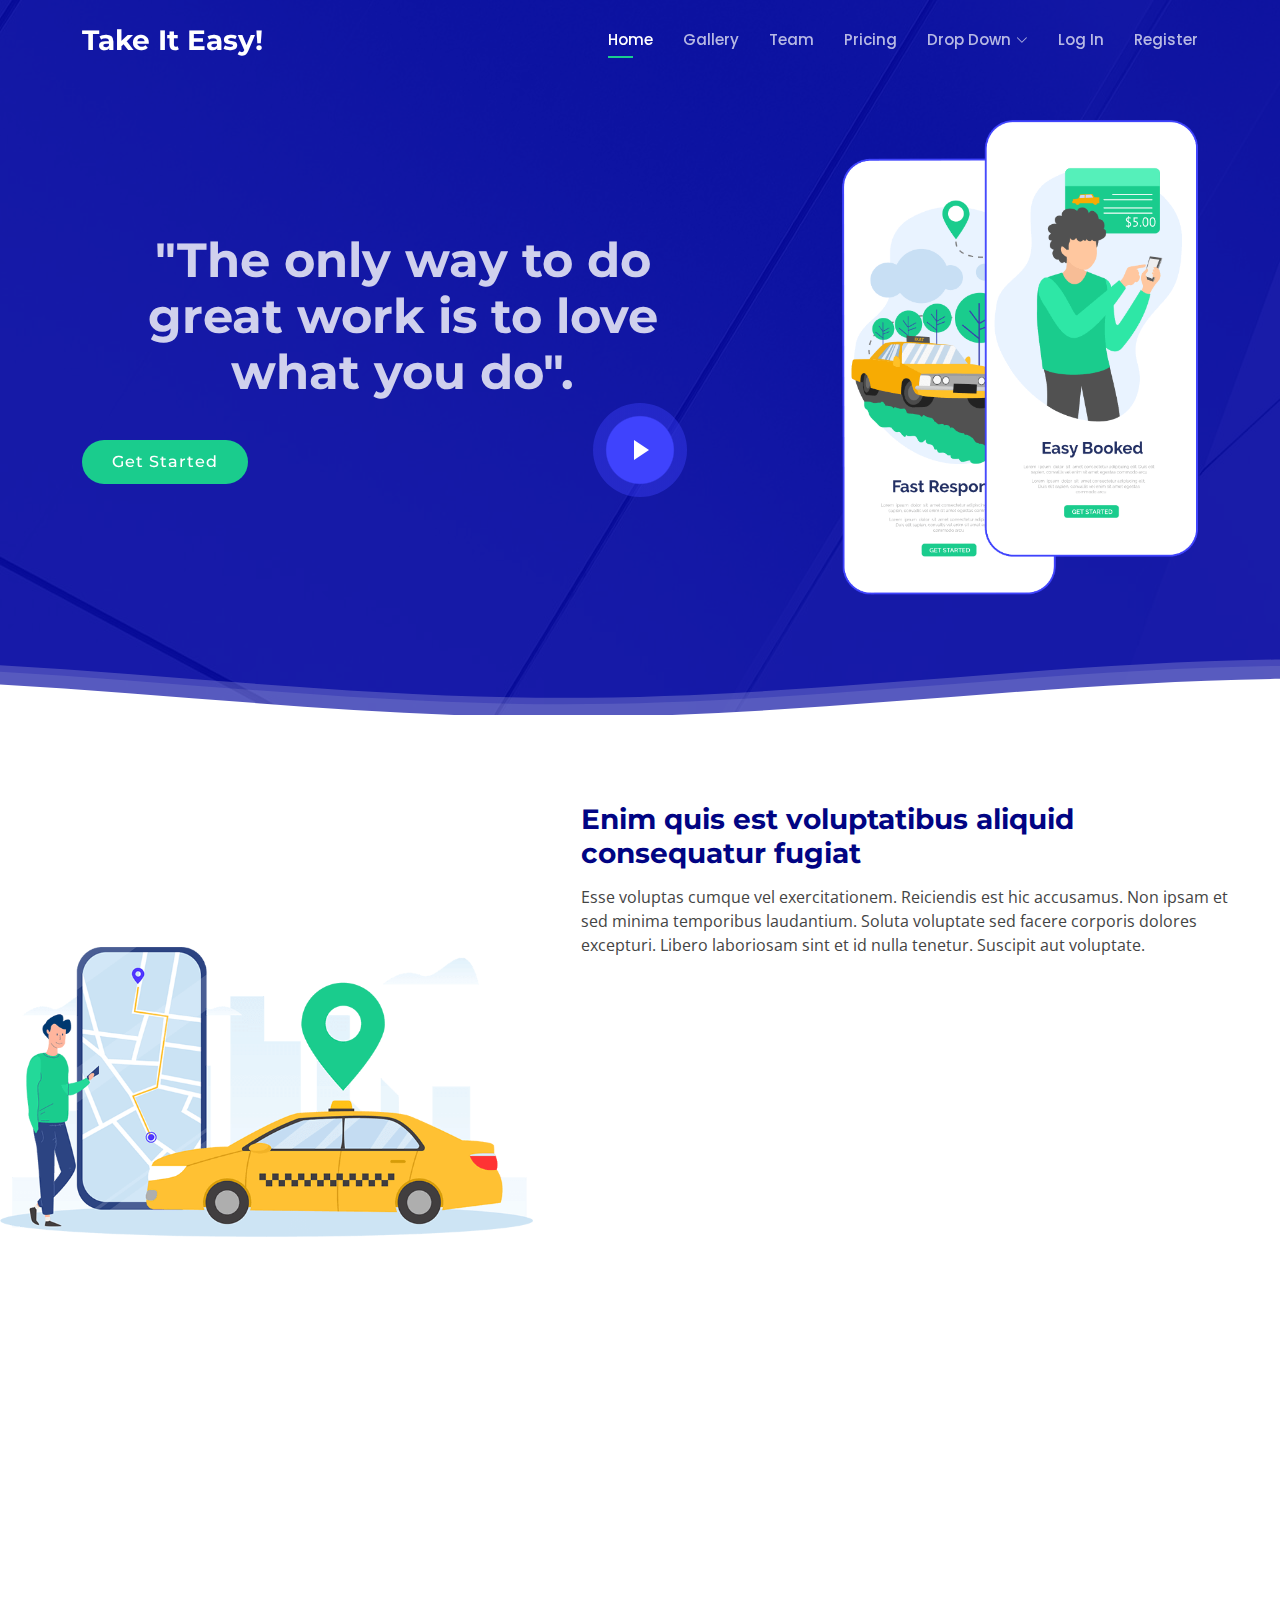
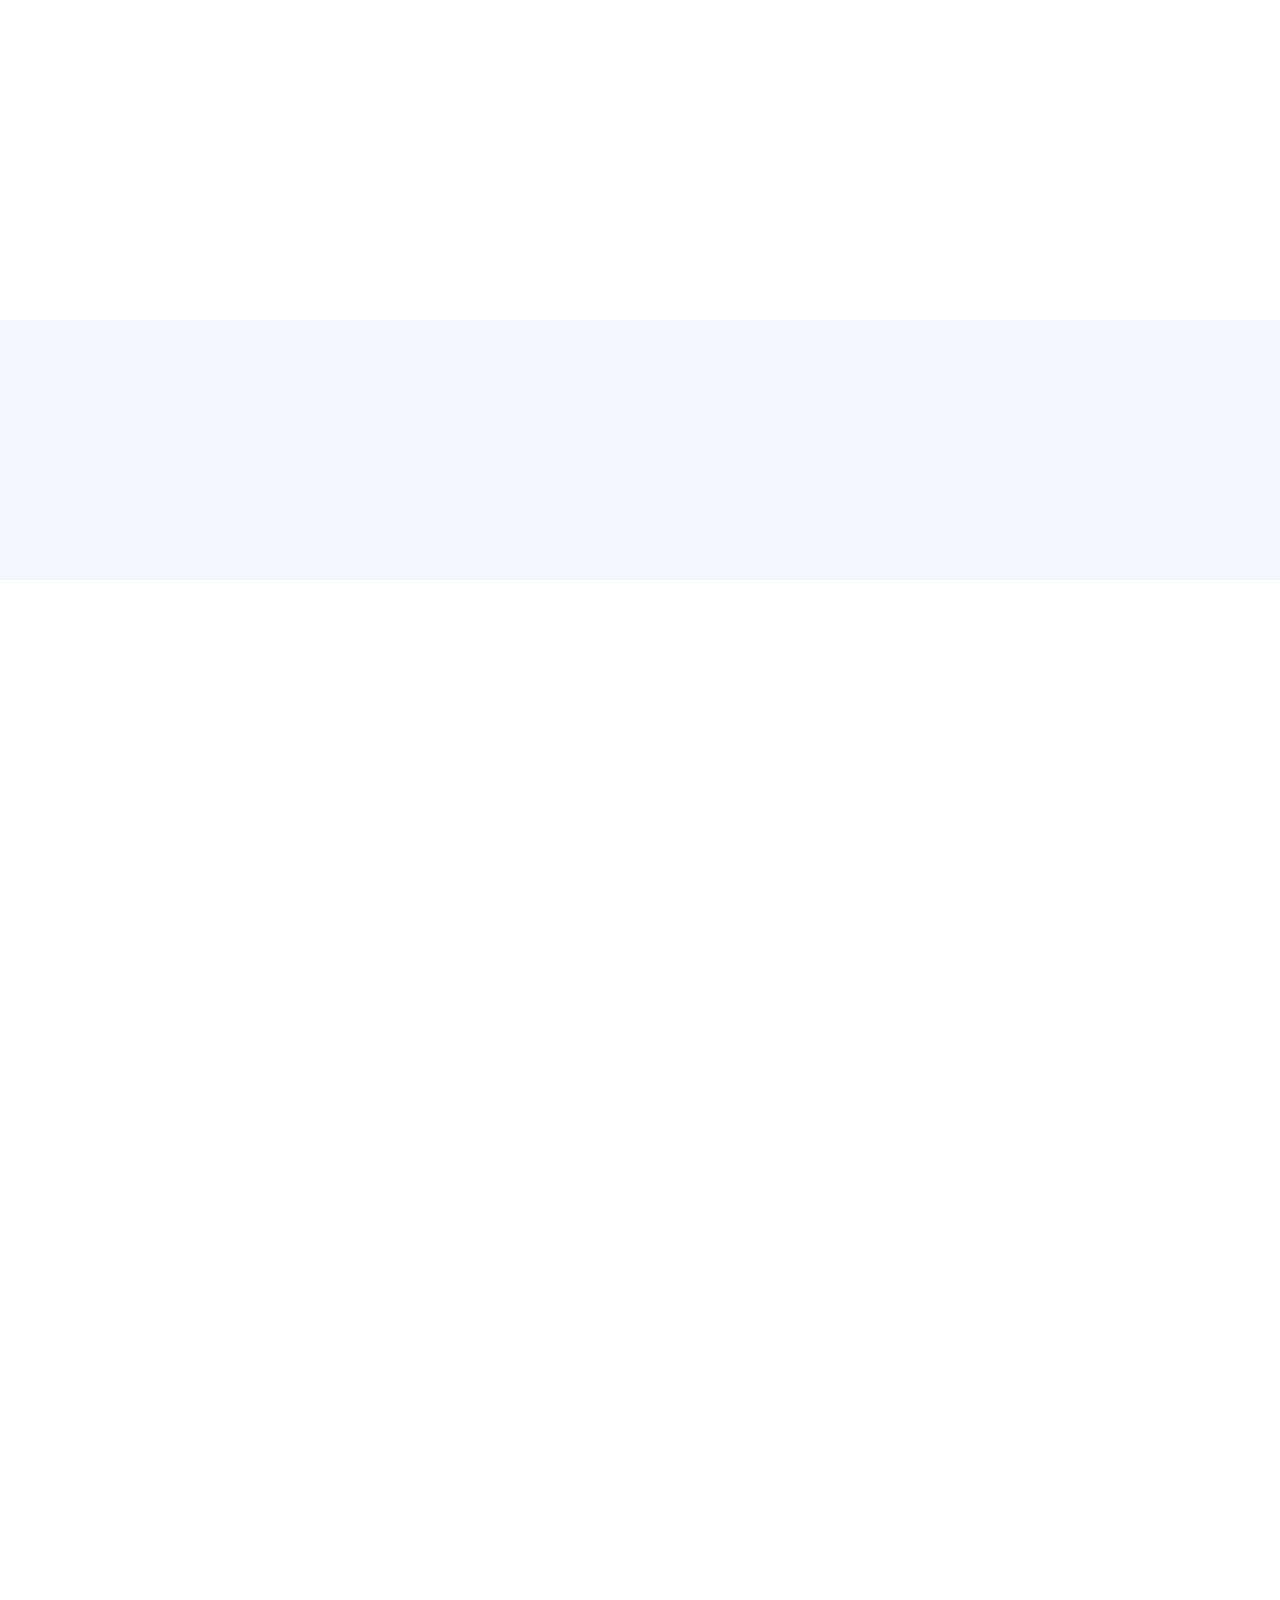
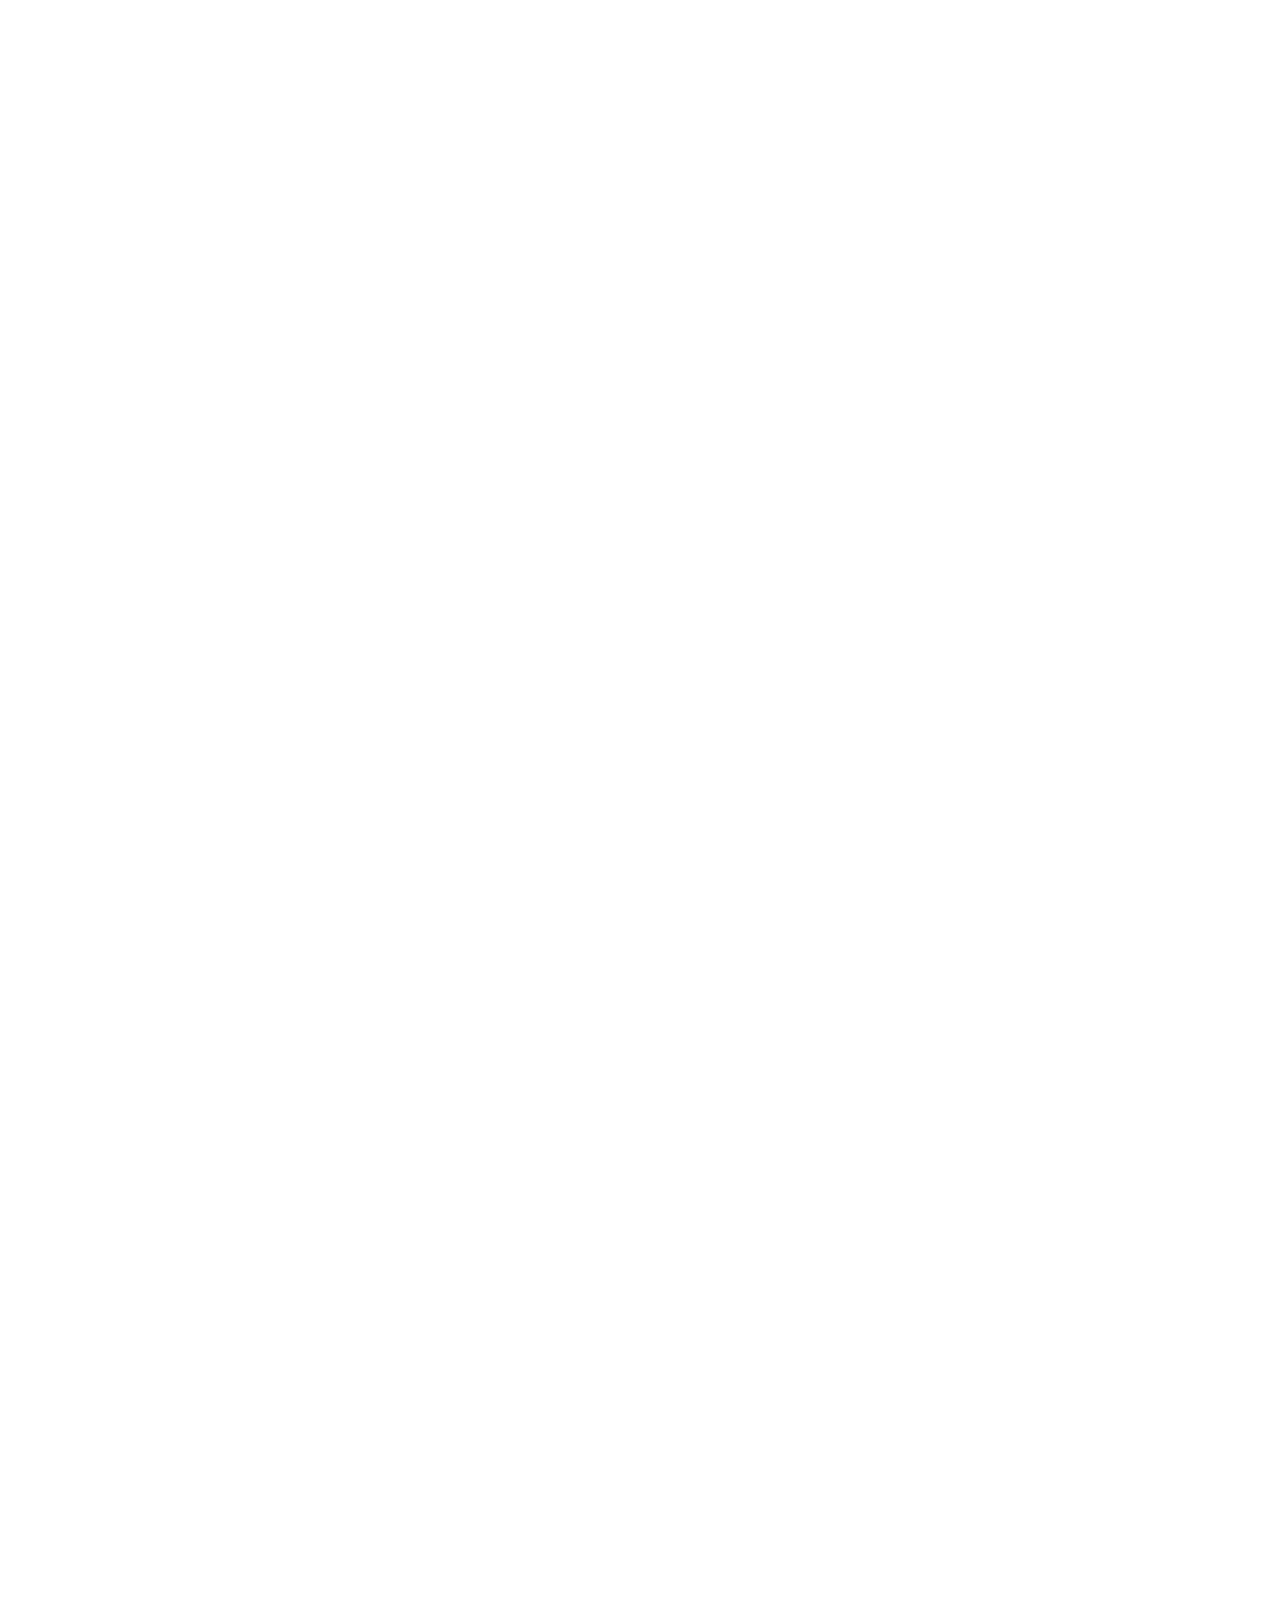
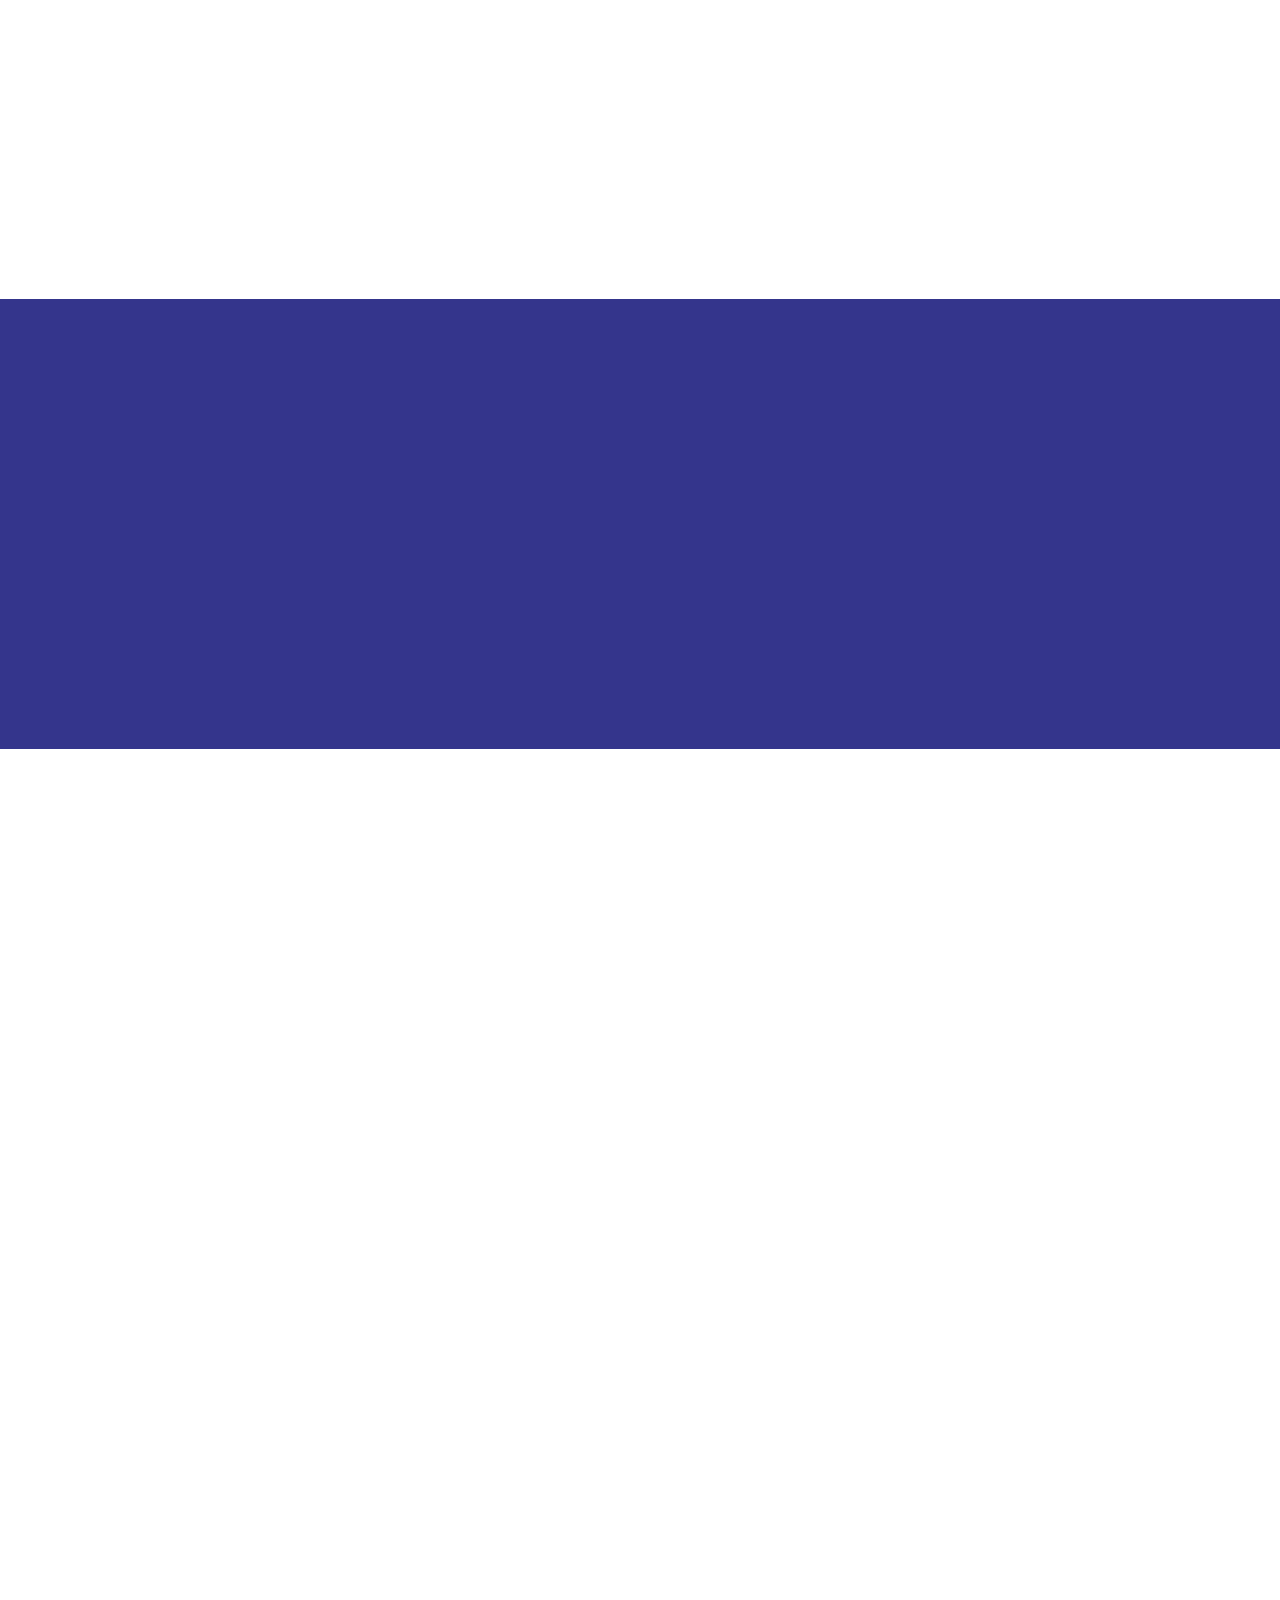
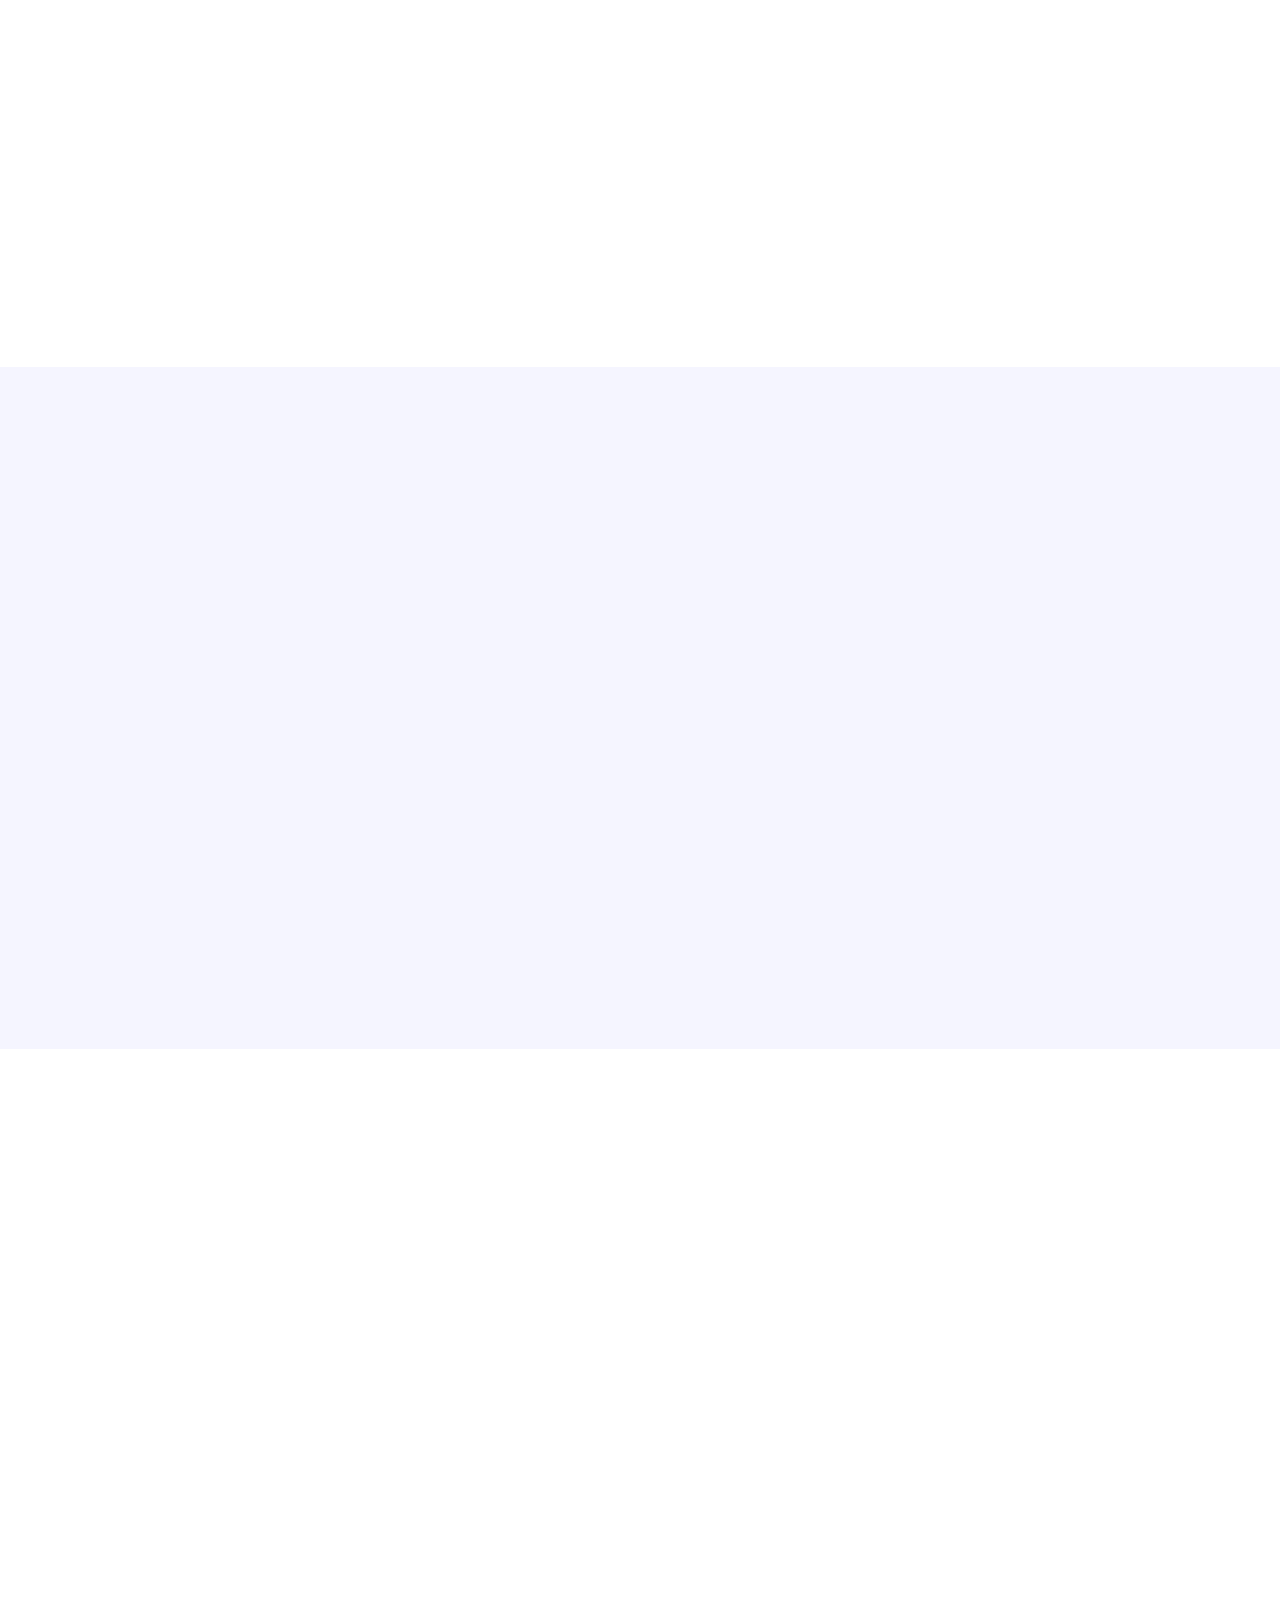
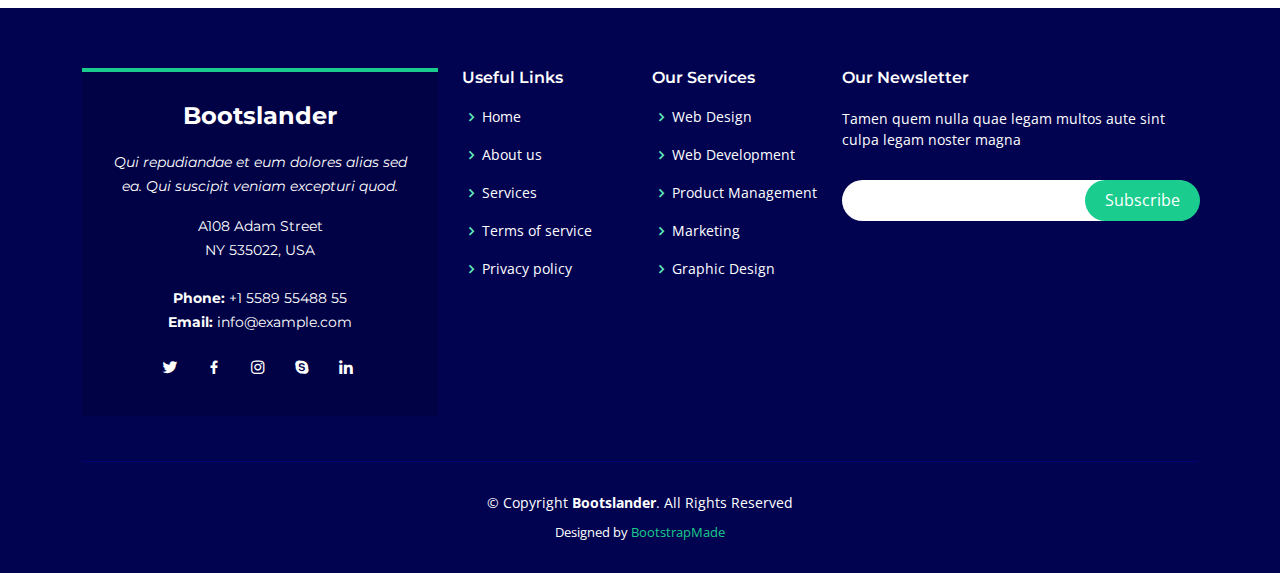
<file: index.html>
<!DOCTYPE html>
<html lang="en">

<head>
  <meta charset="utf-8">
  <meta content="width=device-width, initial-scale=1.0" name="viewport">

  <title>Take It Easy - Index</title>
  <meta content="" name="description">
  <meta content="" name="keywords">

  <!-- Favicons -->
  <link href="assets/img/favicon.png" rel="icon">
  <link href="assets/img/apple-touch-icon.png" rel="apple-touch-icon">

  <!-- Google Fonts -->
  <link href="https://fonts.googleapis.com/css?family=Open+Sans:300,300i,400,400i,600,600i,700,700i|Montserrat:300,300i,400,400i,500,500i,600,600i,700,700i|Poppins:300,300i,400,400i,500,500i,600,600i,700,700i" rel="stylesheet">

  <!-- Vendor CSS Files -->
  <link href="assets/vendor/aos/aos.css" rel="stylesheet">
  <link href="assets/vendor/bootstrap/css/bootstrap.min.css" rel="stylesheet">
  <link href="assets/vendor/bootstrap-icons/bootstrap-icons.css" rel="stylesheet">
  <link href="assets/vendor/boxicons/css/boxicons.min.css" rel="stylesheet">
  <link href="assets/vendor/glightbox/css/glightbox.min.css" rel="stylesheet">
  <link href="assets/vendor/remixicon/remixicon.css" rel="stylesheet">
  <link href="assets/vendor/swiper/swiper-bundle.min.css" rel="stylesheet">
<!-- Add these to your head section -->
<link href="https://maxcdn.bootstrapcdn.com/bootstrap/5.3.2/css/bootstrap.min.css" rel="stylesheet">
<script src="https://code.jquery.com/jquery-3.6.0.min.js"></script>
<script src="https://maxcdn.bootstrapcdn.com/bootstrap/5.3.2/js/bootstrap.min.js"></script>

  <!-- Template Main CSS File -->
  <link href="assets/css/style.css" rel="stylesheet">

  <!-- =======================================================
  * Template Name: Bootslander
  * Updated: Sep 18 2023 with Bootstrap v5.3.2
  * Template URL: https://bootstrapmade.com/bootslander-free-bootstrap-landing-page-template/
  * Author: BootstrapMade.com
  * License: https://bootstrapmade.com/license/
    ======================================================== -->
  </head>

<body>

  <!-- ======= Header ======= -->
  <header id="header" class="fixed-top d-flex align-items-center header-transparent">
    <div class="container d-flex align-items-center justify-content-between">

      <div class="logo">
        <h1><a href="index.html"><span></span>Take It Easy! </a></h1>
        <!-- Link to the login page -->
      

      <!-- Link to the registration page -->
      
        <!-- Uncomment below if you prefer to use an image logo -->
        <!-- <a href="index.html"><img src="assets/img/logo.png" alt="" class="img-fluid"></a>-->
      </div>

      <nav id="navbar" class="navbar">
        <ul>
          <li><a class="nav-link scrollto active" href="#hero">Home</a></li>
          <li><a class="nav-link scrollto" href="#gallery">Gallery</a></li>
          <li><a class="nav-link scrollto" href="#team">Team</a></li>
          <li><a class="nav-link scrollto" href="#pricing">Pricing</a></li>
          <li class="dropdown"><a href="#"><span>Drop Down</span> <i class="bi bi-chevron-down"></i></a>
            <ul>
              <li><a href="#">Drop Down 1</a></li>
              <li class="dropdown"><a href="#"><span>Deep Drop Down</span> <i class="bi bi-chevron-right"></i></a>
                <ul>
                  <li><a href="#">Deep Drop Down 1</a></li>
                  <li><a href="#">Deep Drop Down 2</a></li>
                  <li><a href="#">Deep Drop Down 3</a></li>
                  <li><a href="#">Deep Drop Down 4</a></li>
                  <li><a href="#">Deep Drop Down 5</a></li>
                </ul>
              </li>
              <li><a href="#">Drop Down 2</a></li>
              <li><a href="#">Drop Down 3</a></li>
              <li><a href="#">Drop Down 4</a></li>
            </ul>
          </li>
          <li><a class="nav-link" href="#" data-bs-toggle="modal" data-bs-target="#loginModal">Log In</a></li>
          <li><a class="nav-link scrollto" href="#loginModal" data-bs-toggle="modal" data-bs-target="#registerModal">Register</a></li>

        </ul>
        <i class="bi bi-list mobile-nav-toggle"></i>
      </nav><!-- .navbar -->

    </div>
    <style>
      /* Style the login modal */
      #loginModal {
        background-color: rgba(0, 0, 0, 0.5); /* Add a semi-transparent background */
      }
    
      /* Style the modal dialog */
      .modal-dialog {
        border-radius: 15px; /* Add rounded corners to the modal dialog */
      }
    
      /* Style the modal content */
      .modal-content {
        background-color: #fff; /* Set the background color to white */
        border-radius: 15px; /* Add rounded corners to the modal content */
        padding: 20px;
      }
    
      /* Style the form labels and inputs */
      .modal-content label {
        font-weight: bold;
      }
    
      .modal-content input {
        width: 100%;
        padding: 10px;
        margin: 5px 0;
        border: 2px solid #ccc;
        border-radius: 4px;
      }
    
      /* Style the login button */
      .modal-content button {
        background-color: #007BFF;
        color: #fff;
        border: none;
        padding: 10px 20px;
        border-radius: 3px;
        cursor: pointer;
      }
    
      .modal-content button:hover {
        background-color: #0056b3;
      }
    
      /* Style the close button */
      .btn-close {
        color: #000;
        opacity: 1;
      }
    
      
        
    </style>
    
  </header><!-- End Header -->

  <!-- Modal for Login -->
<div class="modal fade" id="loginModal" tabindex="-1" aria-labelledby="loginModalLabel" aria-hidden="true">
  <div class="modal-dialog">
    <div class="modal-content">
      <div class="modal-header">
        <h5 class="modal-title" id="loginModalLabel">Log In</h5>
        <button type="button" class="btn-close" data-bs-dismiss="modal" aria-label="Close"></button>
      </div>
      <div class="modal-body">
        <!-- Add your login form here -->
        <!-- Example form structure: -->
        <form action="login.php" method="post">
          <div class="mb-3">
            <label for="email" class="form-label">Email</label>
            <input type="email" class="form-control" id="email" name="email">
          </div>
          <div class="mb-3">
            <label for="password" class="form-label">Password</label>
            <input type="password" class="form-control" id="password" name='password'>
          </div>
          <button type="submit" class="btn btn-primary" name="loginBtn">Log In</button>
        </form>
      </div>
    </div>
  </div>
</div>

<!-- Registration Modal -->
<div class="modal fade" id="registerModal" tabindex="-1" aria-labelledby="registerModalLabel" aria-hidden="true">
  <div class="modal-dialog">
    <div class="modal-content">
      <div class="modal-header">
        <h5 class="modal-title" id="registerModalLabel">Register</h5>
        <button type="button" class="btn-close" data-bs-dismiss="modal" a></button>
      </div>
      <div class="modal-body">
        <!-- Add your registration form here -->
        <form action="register.php" method="post">
          <div class="mb-3">
            <label for="username" class="form-label">Username</label>
            <input type="text" class="form-control" id="username" name="username" required>
          </div>
          <div class="mb-3">
            <label for="email" class="form-label">Email address</label>
            <input type="email" class="form-control" id="email" name="email" required>
          </div>
          <div class="mb-3">
            <label for="password" class="form-label">Password</label>
            <input type="password" class="form-control" id="password" name="password" required>
          </div>
          <div class="mb-3">
            <label for="gender" class="form-label">Gender</label>
            <input type="gender" class="form-control" id="gender" name="gender" required>
          </div>

          <label for=role" class="form-label">Role</label>
            <input type="role" class="form-control" id="role" name="role  " required>
          </div>
          
          
          <!-- Add more registration fields as needed -->

          <button type="submit" class="btn btn-primary" name="registerBtn">Register</button>
        </form>
      </div>
      <div class="modal-footer">
        <button type="button" class="btn btn-secondary" data-bs-dismiss="modal">Close</button>
      </div>
    </div>
  </div>
</div>


  <!-- ======= Hero Section ======= -->
  <section id="hero">

    <div class="container">
      <div class="row justify-content-between">
        <div class="col-lg-7 pt-5 pt-lg-0 order-2 order-lg-1 d-flex align-items-center">
          <div data-aos="zoom-out">
        <center><h1>"The only way to do great work is to love what you do".<span></span></h1></center>
            <h2></h2>
            <div class="text-center text-lg-start">
              <a href="#about" class="btn-get-started scrollto">Get Started</a>
            </div>
          </div>
        </div>
        <div class="col-lg-4 order-1 order-lg-2 hero-img" data-aos="zoom-out" data-aos-delay="300">
          <img src="assets/img/hero-img.png" class="img-fluid animated" alt="">
        </div>
      </div>
    </div>

    <svg class="hero-waves" xmlns="http://www.w3.org/2000/svg" xmlns:xlink="http://www.w3.org/1999/xlink" viewBox="0 24 150 28 " preserveAspectRatio="none">
      <defs>
        <path id="wave-path" d="M-160 44c30 0 58-18 88-18s 58 18 88 18 58-18 88-18 58 18 88 18 v44h-352z">
      </defs>
      <g class="wave1">
        <use xlink:href="#wave-path" x="50" y="3" fill="rgba(255,255,255, .1)">
      </g>
      <g class="wave2">
        <use xlink:href="#wave-path" x="50" y="0" fill="rgba(255,255,255, .2)">
      </g>
      <g class="wave3">
        <use xlink:href="#wave-path" x="50" y="9" fill="#fff">
      </g>
    </svg>

  </section><!-- End Hero -->

  <main id="main">

    <!-- ======= About Section ======= -->
    <section id="about" class="about">
      <div class="container-fluid">

        <div class="row">
          <div class="col-xl-5 col-lg-6 video-box d-flex justify-content-center align-items-stretch" data-aos="fade-right">
            <a href="https://www.youtube.com/watch?v=StpBR2W8G5A" class="glightbox play-btn mb-4"></a>
          </div>

          <div class="col-xl-7 col-lg-6 icon-boxes d-flex flex-column align-items-stretch justify-content-center py-5 px-lg-5" data-aos="fade-left">
            <h3>Enim quis est voluptatibus aliquid consequatur fugiat</h3>
            <p>Esse voluptas cumque vel exercitationem. Reiciendis est hic accusamus. Non ipsam et sed minima temporibus laudantium. Soluta voluptate sed facere corporis dolores excepturi. Libero laboriosam sint et id nulla tenetur. Suscipit aut voluptate.</p>

            <div class="icon-box" data-aos="zoom-in" data-aos-delay="100">
              <div class="icon"><i class="bx bx-fingerprint"></i></div>
              <h4 class="title"><a href="">Lorem Ipsum</a></h4>
              <p class="description">Voluptatum deleniti atque corrupti quos dolores et quas molestias excepturi sint occaecati cupiditate non provident</p>
            </div>

            <div class="icon-box" data-aos="zoom-in" data-aos-delay="200">
              <div class="icon"><i class="bx bx-gift"></i></div>
              <h4 class="title"><a href="">Nemo Enim</a></h4>
              <p class="description">At vero eos et accusamus et iusto odio dignissimos ducimus qui blanditiis praesentium voluptatum deleniti atque</p>
            </div>

            <div class="icon-box" data-aos="zoom-in" data-aos-delay="300">
              <div class="icon"><i class="bx bx-atom"></i></div>
              <h4 class="title"><a href="">Dine Pad</a></h4>
              <p class="description">Explicabo est voluptatum asperiores consequatur magnam. Et veritatis odit. Sunt aut deserunt minus aut eligendi omnis</p>
            </div>

          </div>
        </div>

      </div>
    </section><!-- End About Section -->

    <!-- ======= Features Section ======= -->
    <section id="features" class="features">
      <div class="container">

        <div class="section-title" data-aos="fade-up">
          <h2>Features</h2>
          <p>Check The Features</p>
        </div>

        <div class="row" data-aos="fade-left">
          <div class="col-lg-3 col-md-4">
            <div class="icon-box" data-aos="zoom-in" data-aos-delay="50">
              <i class="ri-store-line" style="color: #ffbb2c;"></i>
              <h3><a href="">Lorem Ipsum</a></h3>
            </div>
          </div>
          <div class="col-lg-3 col-md-4 mt-4 mt-md-0">
            <div class="icon-box" data-aos="zoom-in" data-aos-delay="100">
              <i class="ri-bar-chart-box-line" style="color: #5578ff;"></i>
              <h3><a href="">Dolor Sitema</a></h3>
            </div>
          </div>
          <div class="col-lg-3 col-md-4 mt-4 mt-md-0">
            <div class="icon-box" data-aos="zoom-in" data-aos-delay="150">
              <i class="ri-calendar-todo-line" style="color: #e80368;"></i>
              <h3><a href="">Sed perspiciatis</a></h3>
            </div>
          </div>
          <div class="col-lg-3 col-md-4 mt-4 mt-lg-0">
            <div class="icon-box" data-aos="zoom-in" data-aos-delay="200">
              <i class="ri-paint-brush-line" style="color: #e361ff;"></i>
              <h3><a href="">Magni Dolores</a></h3>
            </div>
          </div>
          <div class="col-lg-3 col-md-4 mt-4">
            <div class="icon-box" data-aos="zoom-in" data-aos-delay="250">
              <i class="ri-database-2-line" style="color: #47aeff;"></i>
              <h3><a href="">Nemo Enim</a></h3>
            </div>
          </div>
          <div class="col-lg-3 col-md-4 mt-4">
            <div class="icon-box" data-aos="zoom-in" data-aos-delay="300">
              <i class="ri-gradienter-line" style="color: #ffa76e;"></i>
              <h3><a href="">Eiusmod Tempor</a></h3>
            </div>
          </div>
          <div class="col-lg-3 col-md-4 mt-4">
            <div class="icon-box" data-aos="zoom-in" data-aos-delay="350">
              <i class="ri-file-list-3-line" style="color: #11dbcf;"></i>
              <h3><a href="">Midela Teren</a></h3>
            </div>
          </div>
          <div class="col-lg-3 col-md-4 mt-4">
            <div class="icon-box" data-aos="zoom-in" data-aos-delay="400">
              <i class="ri-price-tag-2-line" style="color: #4233ff;"></i>
              <h3><a href="">Pira Neve</a></h3>
            </div>
          </div>
          <div class="col-lg-3 col-md-4 mt-4">
            <div class="icon-box" data-aos="zoom-in" data-aos-delay="450">
              <i class="ri-anchor-line" style="color: #b2904f;"></i>
              <h3><a href="">Dirada Pack</a></h3>
            </div>
          </div>
          <div class="col-lg-3 col-md-4 mt-4">
            <div class="icon-box" data-aos="zoom-in" data-aos-delay="500">
              <i class="ri-disc-line" style="color: #b20969;"></i>
              <h3><a href="">Moton Ideal</a></h3>
            </div>
          </div>
          <div class="col-lg-3 col-md-4 mt-4">
            <div class="icon-box" data-aos="zoom-in" data-aos-delay="550">
              <i class="ri-base-station-line" style="color: #ff5828;"></i>
              <h3><a href="">Verdo Park</a></h3>
            </div>
          </div>
          <div class="col-lg-3 col-md-4 mt-4">
            <div class="icon-box" data-aos="zoom-in" data-aos-delay="600">
              <i class="ri-fingerprint-line" style="color: #29cc61;"></i>
              <h3><a href="">Flavor Nivelanda</a></h3>
            </div>
          </div>
        </div>

      </div>
    </section><!-- End Features Section -->

    <!-- ======= Counts Section ======= -->
    <section id="counts" class="counts">
      <div class="container">

        <div class="row" data-aos="fade-up">

          <div class="col-lg-3 col-md-6">
            <div class="count-box">
              <i class="bi bi-emoji-smile"></i>
              <span data-purecounter-start="0" data-purecounter-end="232" data-purecounter-duration="1" class="purecounter"></span>
              <p>Happy Clients</p>
            </div>
          </div>

          <div class="col-lg-3 col-md-6 mt-5 mt-md-0">
            <div class="count-box">
              <i class="bi bi-journal-richtext"></i>
              <span data-purecounter-start="0" data-purecounter-end="521" data-purecounter-duration="1" class="purecounter"></span>
              <p>Projects</p>
            </div>
          </div>

          <div class="col-lg-3 col-md-6 mt-5 mt-lg-0">
            <div class="count-box">
              <i class="bi bi-headset"></i>
              <span data-purecounter-start="0" data-purecounter-end="1463" data-purecounter-duration="1" class="purecounter"></span>
              <p>Hours Of Support</p>
            </div>
          </div>

          <div class="col-lg-3 col-md-6 mt-5 mt-lg-0">
            <div class="count-box">
              <i class="bi bi-people"></i>
              <span data-purecounter-start="0" data-purecounter-end="15" data-purecounter-duration="1" class="purecounter"></span>
              <p>Hard Workers</p>
            </div>
          </div>

        </div>

      </div>
    </section><!-- End Counts Section -->

    <!-- ======= Details Section ======= -->
    <section id="details" class="details">
      <div class="container">

        <div class="row content">
          <div class="col-md-4" data-aos="fade-right">
            <img src="assets/img/details-1.png" class="img-fluid" alt="">
          </div>
          <div class="col-md-8 pt-4" data-aos="fade-up">
            <h3>Voluptatem dignissimos provident quasi corporis voluptates sit assumenda.</h3>
            <p class="fst-italic">
              Lorem ipsum dolor sit amet, consectetur adipiscing elit, sed do eiusmod tempor incididunt ut labore et dolore
              magna aliqua.
            </p>
            <ul>
              <li><i class="bi bi-check"></i> Ullamco laboris nisi ut aliquip ex ea commodo consequat.</li>
              <li><i class="bi bi-check"></i> Duis aute irure dolor in reprehenderit in voluptate velit.</li>
              <li><i class="bi bi-check"></i> Iure at voluptas aspernatur dignissimos doloribus repudiandae.</li>
              <li><i class="bi bi-check"></i> Est ipsa assumenda id facilis nesciunt placeat sed doloribus praesentium.</li>
            </ul>
            <p>
              Voluptas nisi in quia excepturi nihil voluptas nam et ut. Expedita omnis eum consequatur non. Sed in asperiores aut repellendus. Error quisquam ab maiores. Quibusdam sit in officia
            </p>
          </div>
        </div>

        <div class="row content">
          <div class="col-md-4 order-1 order-md-2" data-aos="fade-left">
            <img src="assets/img/details-2.png" class="img-fluid" alt="">
          </div>
          <div class="col-md-8 pt-5 order-2 order-md-1" data-aos="fade-up">
            <h3>Corporis temporibus maiores provident</h3>
            <p class="fst-italic">
              Lorem ipsum dolor sit amet, consectetur adipiscing elit, sed do eiusmod tempor incididunt ut labore et dolore
              magna aliqua.
            </p>
            <p>
              Ullamco laboris nisi ut aliquip ex ea commodo consequat. Duis aute irure dolor in reprehenderit in voluptate
              velit esse cillum dolore eu fugiat nulla pariatur. Excepteur sint occaecat cupidatat non proident, sunt in
              culpa qui officia deserunt mollit anim id est laborum
            </p>
            <p>
              Inventore id enim dolor dicta qui et magni molestiae. Mollitia optio officia illum ut cupiditate eos autem. Soluta dolorum repellendus repellat amet autem rerum illum in. Quibusdam occaecati est nisi esse. Saepe aut dignissimos distinctio id enim.
            </p>
          </div>
        </div>

        <div class="row content">
          <div class="col-md-4" data-aos="fade-right">
            <img src="assets/img/details-3.png" class="img-fluid" alt="">
          </div>
          <div class="col-md-8 pt-5" data-aos="fade-up">
            <h3>Sunt consequatur ad ut est nulla consectetur reiciendis animi voluptas</h3>
            <p>Cupiditate placeat cupiditate placeat est ipsam culpa. Delectus quia minima quod. Sunt saepe odit aut quia voluptatem hic voluptas dolor doloremque.</p>
            <ul>
              <li><i class="bi bi-check"></i> Ullamco laboris nisi ut aliquip ex ea commodo consequat.</li>
              <li><i class="bi bi-check"></i> Duis aute irure dolor in reprehenderit in voluptate velit.</li>
              <li><i class="bi bi-check"></i> Facilis ut et voluptatem aperiam. Autem soluta ad fugiat.</li>
            </ul>
            <p>
              Qui consequatur temporibus. Enim et corporis sit sunt harum praesentium suscipit ut voluptatem. Et nihil magni debitis consequatur est.
            </p>
            <p>
              Suscipit enim et. Ut optio esse quidem quam reiciendis esse odit excepturi. Vel dolores rerum soluta explicabo vel fugiat eum non.
            </p>
          </div>
        </div>

        <div class="row content">
          <div class="col-md-4 order-1 order-md-2" data-aos="fade-left">
            <img src="assets/img/details-4.png" class="img-fluid" alt="">
          </div>
          <div class="col-md-8 pt-5 order-2 order-md-1" data-aos="fade-up">
            <h3>Quas et necessitatibus eaque impedit ipsum animi consequatur incidunt in</h3>
            <p class="fst-italic">
              Lorem ipsum dolor sit amet, consectetur adipiscing elit, sed do eiusmod tempor incididunt ut labore et dolore
              magna aliqua.
            </p>
            <p>
              Ullamco laboris nisi ut aliquip ex ea commodo consequat. Duis aute irure dolor in reprehenderit in voluptate
              velit esse cillum dolore eu fugiat nulla pariatur. Excepteur sint occaecat cupidatat non proident, sunt in
              culpa qui officia deserunt mollit anim id est laborum
            </p>
            <ul>
              <li><i class="bi bi-check"></i> Et praesentium laboriosam architecto nam .</li>
              <li><i class="bi bi-check"></i> Eius et voluptate. Enim earum tempore aliquid. Nobis et sunt consequatur. Aut repellat in numquam velit quo dignissimos et.</li>
              <li><i class="bi bi-check"></i> Facilis ut et voluptatem aperiam. Autem soluta ad fugiat.</li>
            </ul>
          </div>
        </div>

      </div>
    </section><!-- End Details Section -->

    <!-- ======= Gallery Section ======= -->
    <section id="gallery" class="gallery">
      <div class="container">

        <div class="section-title" data-aos="fade-up">
          <h2>Gallery</h2>
          <p>Check our Gallery</p>
        </div>

        <div class="row g-0" data-aos="fade-left">

          <div class="col-lg-3 col-md-4">
            <div class="gallery-item" data-aos="zoom-in" data-aos-delay="100">
              <a href="assets/img/gallery/gallery-1.jpg" class="gallery-lightbox">
                <img src="assets/img/gallery/gallery-1.jpg" alt="" class="img-fluid">
              </a>
            </div>
          </div>

          <div class="col-lg-3 col-md-4">
            <div class="gallery-item" data-aos="zoom-in" data-aos-delay="150">
              <a href="assets/img/gallery/gallery-2.jpg" class="gallery-lightbox">
                <img src="assets/img/gallery/gallery-2.jpg" alt="" class="img-fluid">
              </a>
            </div>
          </div>

          <div class="col-lg-3 col-md-4">
            <div class="gallery-item" data-aos="zoom-in" data-aos-delay="200">
              <a href="assets/img/gallery/gallery-3.jpg" class="gallery-lightbox">
                <img src="assets/img/gallery/gallery-3.jpg" alt="" class="img-fluid">
              </a>
            </div>
          </div>

          <div class="col-lg-3 col-md-4">
            <div class="gallery-item" data-aos="zoom-in" data-aos-delay="250">
              <a href="assets/img/gallery/gallery-4.jpg" class="gallery-lightbox">
                <img src="assets/img/gallery/gallery-4.jpg" alt="" class="img-fluid">
              </a>
            </div>
          </div>

          <div class="col-lg-3 col-md-4">
            <div class="gallery-item" data-aos="zoom-in" data-aos-delay="300">
              <a href="assets/img/gallery/gallery-5.jpg" class="gallery-lightbox">
                <img src="assets/img/gallery/gallery-5.jpg" alt="" class="img-fluid">
              </a>
            </div>
          </div>

          <div class="col-lg-3 col-md-4">
            <div class="gallery-item" data-aos="zoom-in" data-aos-delay="350">
              <a href="assets/img/gallery/gallery-6.jpg" class="gallery-lightbox">
                <img src="assets/img/gallery/gallery-6.jpg" alt="" class="img-fluid">
              </a>
            </div>
          </div>

          <div class="col-lg-3 col-md-4">
            <div class="gallery-item" data-aos="zoom-in" data-aos-delay="400">
              <a href="assets/img/gallery/gallery-7.jpg" class="gallery-lightbox">
                <img src="assets/img/gallery/gallery-7.jpg" alt="" class="img-fluid">
              </a>
            </div>
          </div>

          <div class="col-lg-3 col-md-4">
            <div class="gallery-item" data-aos="zoom-in" data-aos-delay="450">
              <a href="assets/img/gallery/gallery-8.jpg" class="gallery-lightbox">
                <img src="assets/img/gallery/gallery-8.jpg" alt="" class="img-fluid">
              </a>
            </div>
          </div>

        </div>

      </div>
    </section><!-- End Gallery Section -->

    <!-- ======= Testimonials Section ======= -->
    <section id="testimonials" class="testimonials">
      <div class="container">

        <div class="testimonials-slider swiper" data-aos="fade-up" data-aos-delay="100">
          <div class="swiper-wrapper">

            <div class="swiper-slide">
              <div class="testimonial-item">
                <img src="assets/img/testimonials/testimonials-1.jpg" class="testimonial-img" alt="">
                <h3>Saul Goodman</h3>
                <h4>Ceo &amp; Founder</h4>
                <p>
                  <i class="bx bxs-quote-alt-left quote-icon-left"></i>
                  Proin iaculis purus consequat sem cure digni ssim donec porttitora entum suscipit rhoncus. Accusantium quam, ultricies eget id, aliquam eget nibh et. Maecen aliquam, risus at semper.
                  <i class="bx bxs-quote-alt-right quote-icon-right"></i>
                </p>
              </div>
            </div><!-- End testimonial item -->

            <div class="swiper-slide">
              <div class="testimonial-item">
                <img src="assets/img/testimonials/testimonials-2.jpg" class="testimonial-img" alt="">
                <h3>Sara Wilsson</h3>
                <h4>Designer</h4>
                <p>
                  <i class="bx bxs-quote-alt-left quote-icon-left"></i>
                  Export tempor illum tamen malis malis eram quae irure esse labore quem cillum quid cillum eram malis quorum velit fore eram velit sunt aliqua noster fugiat irure amet legam anim culpa.
                  <i class="bx bxs-quote-alt-right quote-icon-right"></i>
                </p>
              </div>
            </div><!-- End testimonial item -->

            <div class="swiper-slide">
              <div class="testimonial-item">
                <img src="assets/img/testimonials/testimonials-3.jpg" class="testimonial-img" alt="">
                <h3>Jena Karlis</h3>
                <h4>Store Owner</h4>
                <p>
                  <i class="bx bxs-quote-alt-left quote-icon-left"></i>
                  Enim nisi quem export duis labore cillum quae magna enim sint quorum nulla quem veniam duis minim tempor labore quem eram duis noster aute amet eram fore quis sint minim.
                  <i class="bx bxs-quote-alt-right quote-icon-right"></i>
                </p>
              </div>
            </div><!-- End testimonial item -->

            <div class="swiper-slide">
              <div class="testimonial-item">
                <img src="assets/img/testimonials/testimonials-4.jpg" class="testimonial-img" alt="">
                <h3>Matt Brandon</h3>
                <h4>Freelancer</h4>
                <p>
                  <i class="bx bxs-quote-alt-left quote-icon-left"></i>
                  Fugiat enim eram quae cillum dolore dolor amet nulla culpa multos export minim fugiat minim velit minim dolor enim duis veniam ipsum anim magna sunt elit fore quem dolore labore illum veniam.
                  <i class="bx bxs-quote-alt-right quote-icon-right"></i>
                </p>
              </div>
            </div><!-- End testimonial item -->

            <div class="swiper-slide">
              <div class="testimonial-item">
                <img src="assets/img/testimonials/testimonials-5.jpg" class="testimonial-img" alt="">
                <h3>John Larson</h3>
                <h4>Entrepreneur</h4>
                <p>
                  <i class="bx bxs-quote-alt-left quote-icon-left"></i>
                  Quis quorum aliqua sint quem legam fore sunt eram irure aliqua veniam tempor noster veniam enim culpa labore duis sunt culpa nulla illum cillum fugiat legam esse veniam culpa fore nisi cillum quid.
                  <i class="bx bxs-quote-alt-right quote-icon-right"></i>
                </p>
              </div>
            </div><!-- End testimonial item -->

          </div>
          <div class="swiper-pagination"></div>
        </div>

      </div>
    </section><!-- End Testimonials Section -->

    <!-- ======= Team Section ======= -->
    <section id="team" class="team">
      <div class="container">

        <div class="section-title" data-aos="fade-up">
          <h2>Team</h2>
          <p>Our Great Team</p>
        </div>

        <div class="row" data-aos="fade-left">

          <div class="col-lg-3 col-md-6">
            <div class="member" data-aos="zoom-in" data-aos-delay="100">
              <div class="pic"><img src="assets/img/team/team-1.jpg" class="img-fluid" alt=""></div>
              <div class="member-info">
                <h4>Walter White</h4>
                <span>Chief Executive Officer</span>
                <div class="social">
                  <a href=""><i class="bi bi-twitter"></i></a>
                  <a href=""><i class="bi bi-facebook"></i></a>
                  <a href=""><i class="bi bi-instagram"></i></a>
                  <a href=""><i class="bi bi-linkedin"></i></a>
                </div>
              </div>
            </div>
          </div>

          <div class="col-lg-3 col-md-6 mt-5 mt-md-0">
            <div class="member" data-aos="zoom-in" data-aos-delay="200">
              <div class="pic"><img src="assets/img/team/team-2.jpg" class="img-fluid" alt=""></div>
              <div class="member-info">
                <h4>Sarah Jhonson</h4>
                <span>Product Manager</span>
                <div class="social">
                  <a href=""><i class="bi bi-twitter"></i></a>
                  <a href=""><i class="bi bi-facebook"></i></a>
                  <a href=""><i class="bi bi-instagram"></i></a>
                  <a href=""><i class="bi bi-linkedin"></i></a>
                </div>
              </div>
            </div>
          </div>

          <div class="col-lg-3 col-md-6 mt-5 mt-lg-0">
            <div class="member" data-aos="zoom-in" data-aos-delay="300">
              <div class="pic"><img src="assets/img/team/team-3.jpg" class="img-fluid" alt=""></div>
              <div class="member-info">
                <h4>William Anderson</h4>
                <span>CTO</span>
                <div class="social">
                  <a href=""><i class="bi bi-twitter"></i></a>
                  <a href=""><i class="bi bi-facebook"></i></a>
                  <a href=""><i class="bi bi-instagram"></i></a>
                  <a href=""><i class="bi bi-linkedin"></i></a>
                </div>
              </div>
            </div>
          </div>

          <div class="col-lg-3 col-md-6 mt-5 mt-lg-0">
            <div class="member" data-aos="zoom-in" data-aos-delay="400">
              <div class="pic"><img src="assets/img/team/team-4.jpg" class="img-fluid" alt=""></div>
              <div class="member-info">
                <h4>Amanda Jepson</h4>
                <span>Accountant</span>
                <div class="social">
                  <a href=""><i class="bi bi-twitter"></i></a>
                  <a href=""><i class="bi bi-facebook"></i></a>
                  <a href=""><i class="bi bi-instagram"></i></a>
                  <a href=""><i class="bi bi-linkedin"></i></a>
                </div>
              </div>
            </div>
          </div>

        </div>

      </div>
    </section><!-- End Team Section -->

    <!-- ======= Pricing Section ======= -->
    <section id="pricing" class="pricing">
      <div class="container">

        <div class="section-title" data-aos="fade-up">
          <h2>Pricing</h2>
          <p>Check our Pricing</p>
        </div>

        <div class="row" data-aos="fade-left">

          <div class="col-lg-3 col-md-6">
            <div class="box" data-aos="zoom-in" data-aos-delay="100">
              <h3>Free</h3>
              <h4><sup>$</sup>0<span> / month</span></h4>
              <ul>
                <li>Aida dere</li>
                <li>Nec feugiat nisl</li>
                <li>Nulla at volutpat dola</li>
                <li class="na">Pharetra massa</li>
                <li class="na">Massa ultricies mi</li>
              </ul>
              <div class="btn-wrap">
                <a href="#" class="btn-buy">Buy Now</a>
              </div>
            </div>
          </div>

          <div class="col-lg-3 col-md-6 mt-4 mt-md-0">
            <div class="box featured" data-aos="zoom-in" data-aos-delay="200">
              <h3>Business</h3>
              <h4><sup>$</sup>19<span> / month</span></h4>
              <ul>
                <li>Aida dere</li>
                <li>Nec feugiat nisl</li>
                <li>Nulla at volutpat dola</li>
                <li>Pharetra massa</li>
                <li class="na">Massa ultricies mi</li>
              </ul>
              <div class="btn-wrap">
                <a href="#" class="btn-buy">Buy Now</a>
              </div>
            </div>
          </div>

          <div class="col-lg-3 col-md-6 mt-4 mt-lg-0">
            <div class="box" data-aos="zoom-in" data-aos-delay="300">
              <h3>Developer</h3>
              <h4><sup>$</sup>29<span> / month</span></h4>
              <ul>
                <li>Aida dere</li>
                <li>Nec feugiat nisl</li>
                <li>Nulla at volutpat dola</li>
                <li>Pharetra massa</li>
                <li>Massa ultricies mi</li>
              </ul>
              <div class="btn-wrap">
                <a href="#" class="btn-buy">Buy Now</a>
              </div>
            </div>
          </div>

          <div class="col-lg-3 col-md-6 mt-4 mt-lg-0">
            <div class="box" data-aos="zoom-in" data-aos-delay="400">
              <span class="advanced">Advanced</span>
              <h3>Ultimate</h3>
              <h4><sup>$</sup>49<span> / month</span></h4>
              <ul>
                <li>Aida dere</li>
                <li>Nec feugiat nisl</li>
                <li>Nulla at volutpat dola</li>
                <li>Pharetra massa</li>
                <li>Massa ultricies mi</li>
              </ul>
              <div class="btn-wrap">
                <a href="#" class="btn-buy">Buy Now</a>
              </div>
            </div>
          </div>

        </div>

      </div>
    </section><!-- End Pricing Section -->

    <!-- ======= F.A.Q Section ======= -->
    <section id="faq" class="faq section-bg">
      <div class="container">

        <div class="section-title" data-aos="fade-up">
          <h2>F.A.Q</h2>
          <p>Frequently Asked Questions</p>
        </div>

        <div class="faq-list">
          <ul>
            <li data-aos="fade-up">
              <i class="bx bx-help-circle icon-help"></i> <a data-bs-toggle="collapse" class="collapse" data-bs-target="#faq-list-1">Non consectetur a erat nam at lectus urna duis? <i class="bx bx-chevron-down icon-show"></i><i class="bx bx-chevron-up icon-close"></i></a>
              <div id="faq-list-1" class="collapse show" data-bs-parent=".faq-list">
                <p>
                  Feugiat pretium nibh ipsum consequat. Tempus iaculis urna id volutpat lacus laoreet non curabitur gravida. Venenatis lectus magna fringilla urna porttitor rhoncus dolor purus non.
                </p>
              </div>
            </li>

            <li data-aos="fade-up" data-aos-delay="100">
              <i class="bx bx-help-circle icon-help"></i> <a data-bs-toggle="collapse" data-bs-target="#faq-list-2" class="collapsed">Feugiat scelerisque varius morbi enim nunc? <i class="bx bx-chevron-down icon-show"></i><i class="bx bx-chevron-up icon-close"></i></a>
              <div id="faq-list-2" class="collapse" data-bs-parent=".faq-list">
                <p>
                  Dolor sit amet consectetur adipiscing elit pellentesque habitant morbi. Id interdum velit laoreet id donec ultrices. Fringilla phasellus faucibus scelerisque eleifend donec pretium. Est pellentesque elit ullamcorper dignissim. Mauris ultrices eros in cursus turpis massa tincidunt dui.
                </p>
              </div>
            </li>

            <li data-aos="fade-up" data-aos-delay="200">
              <i class="bx bx-help-circle icon-help"></i> <a data-bs-toggle="collapse" data-bs-target="#faq-list-3" class="collapsed">Dolor sit amet consectetur adipiscing elit? <i class="bx bx-chevron-down icon-show"></i><i class="bx bx-chevron-up icon-close"></i></a>
              <div id="faq-list-3" class="collapse" data-bs-parent=".faq-list">
                <p>
                  Eleifend mi in nulla posuere sollicitudin aliquam ultrices sagittis orci. Faucibus pulvinar elementum integer enim. Sem nulla pharetra diam sit amet nisl suscipit. Rutrum tellus pellentesque eu tincidunt. Lectus urna duis convallis convallis tellus. Urna molestie at elementum eu facilisis sed odio morbi quis
                </p>
              </div>
            </li>

            <li data-aos="fade-up" data-aos-delay="300">
              <i class="bx bx-help-circle icon-help"></i> <a data-bs-toggle="collapse" data-bs-target="#faq-list-4" class="collapsed">Tempus quam pellentesque nec nam aliquam sem et tortor consequat? <i class="bx bx-chevron-down icon-show"></i><i class="bx bx-chevron-up icon-close"></i></a>
              <div id="faq-list-4" class="collapse" data-bs-parent=".faq-list">
                <p>
                  Molestie a iaculis at erat pellentesque adipiscing commodo. Dignissim suspendisse in est ante in. Nunc vel risus commodo viverra maecenas accumsan. Sit amet nisl suscipit adipiscing bibendum est. Purus gravida quis blandit turpis cursus in.
                </p>
              </div>
            </li>

            <li data-aos="fade-up" data-aos-delay="400">
              <i class="bx bx-help-circle icon-help"></i> <a data-bs-toggle="collapse" data-bs-target="#faq-list-5" class="collapsed">Tortor vitae purus faucibus ornare. Varius vel pharetra vel turpis nunc eget lorem dolor? <i class="bx bx-chevron-down icon-show"></i><i class="bx bx-chevron-up icon-close"></i></a>
              <div id="faq-list-5" class="collapse" data-bs-parent=".faq-list">
                <p>
                  Laoreet sit amet cursus sit amet dictum sit amet justo. Mauris vitae ultricies leo integer malesuada nunc vel. Tincidunt eget nullam non nisi est sit amet. Turpis nunc eget lorem dolor sed. Ut venenatis tellus in metus vulputate eu scelerisque.
                </p>
              </div>
            </li>

          </ul>
        </div>

      </div>
    </section><!-- End F.A.Q Section -->

    <!-- ======= Contact Section ======= -->
    <section id="contact" class="contact">
      <div class="container">

        <div class="section-title" data-aos="fade-up">
          <h2>Contact</h2>
          <p>Contact Us</p>
        </div>

        <div class="row">

          <div class="col-lg-4" data-aos="fade-right" data-aos-delay="100">
            <div class="info">
              <div class="address">
                <i class="bi bi-geo-alt"></i>
                <h4>Location:</h4>
                <p>A108 Adam Street, New York, NY 535022</p>
              </div>

              <div class="email">
                <i class="bi bi-envelope"></i>
                <h4>Email:</h4>
                <p>info@example.com</p>
              </div>

              <div class="phone">
                <i class="bi bi-phone"></i>
                <h4>Call:</h4>
                <p>+1 5589 55488 55s</p>
              </div>

            </div>

          </div>

          <div class="col-lg-8 mt-5 mt-lg-0" data-aos="fade-left" data-aos-delay="200">

            <form action="forms/contact.php" method="post" role="form" class="php-email-form">
              <div class="row">
                <div class="col-md-6 form-group">
                  <input type="text" name="name" class="form-control" id="name" placeholder="Your Name" required>
                </div>
                <div class="col-md-6 form-group mt-3 mt-md-0">
                  <input type="email" class="form-control" name="email" id="email" placeholder="Your Email" required>
                </div>
              </div>
              <div class="form-group mt-3">
                <input type="text" class="form-control" name="subject" id="subject" placeholder="Subject" required>
              </div>
              <div class="form-group mt-3">
                <textarea class="form-control" name="message" rows="5" placeholder="Message" required></textarea>
              </div>
              <div class="my-3">
                <div class="loading">Loading</div>
                <div class="error-message"></div>
                <div class="sent-message">Your message has been sent. Thank you!</div>
              </div>
              <div class="text-center"><button type="submit">Send Message</button></div>
            </form>

          </div>

        </div>

      </div>
    </section><!-- End Contact Section -->

  </main><!-- End #main -->

  <!-- ======= Footer ======= -->
  <footer id="footer">
    <div class="footer-top">
      <div class="container">
        <div class="row">

          <div class="col-lg-4 col-md-6">
            <div class="footer-info">
              <h3>Bootslander</h3>
              <p class="pb-3"><em>Qui repudiandae et eum dolores alias sed ea. Qui suscipit veniam excepturi quod.</em></p>
              <p>
                A108 Adam Street <br>
                NY 535022, USA<br><br>
                <strong>Phone:</strong> +1 5589 55488 55<br>
                <strong>Email:</strong> info@example.com<br>
              </p>
              <div class="social-links mt-3">
                <a href="#" class="twitter"><i class="bx bxl-twitter"></i></a>
                <a href="#" class="facebook"><i class="bx bxl-facebook"></i></a>
                <a href="#" class="instagram"><i class="bx bxl-instagram"></i></a>
                <a href="#" class="google-plus"><i class="bx bxl-skype"></i></a>
                <a href="#" class="linkedin"><i class="bx bxl-linkedin"></i></a>
              </div>
            </div>
          </div>

          <div class="col-lg-2 col-md-6 footer-links">
            <h4>Useful Links</h4>
            <ul>
              <li><i class="bx bx-chevron-right"></i> <a href="#">Home</a></li>
              <li><i class="bx bx-chevron-right"></i> <a href="#">About us</a></li>
              <li><i class="bx bx-chevron-right"></i> <a href="#">Services</a></li>
              <li><i class="bx bx-chevron-right"></i> <a href="#">Terms of service</a></li>
              <li><i class="bx bx-chevron-right"></i> <a href="#">Privacy policy</a></li>
            </ul>
          </div>

          <div class="col-lg-2 col-md-6 footer-links">
            <h4>Our Services</h4>
            <ul>
              <li><i class="bx bx-chevron-right"></i> <a href="#">Web Design</a></li>
              <li><i class="bx bx-chevron-right"></i> <a href="#">Web Development</a></li>
              <li><i class="bx bx-chevron-right"></i> <a href="#">Product Management</a></li>
              <li><i class="bx bx-chevron-right"></i> <a href="#">Marketing</a></li>
              <li><i class="bx bx-chevron-right"></i> <a href="#">Graphic Design</a></li>
            </ul>
          </div>

          <div class="col-lg-4 col-md-6 footer-newsletter">
            <h4>Our Newsletter</h4>
            <p>Tamen quem nulla quae legam multos aute sint culpa legam noster magna</p>
            <form action="" method="post">
              <input type="email" name="email"><input type="submit" value="Subscribe">
            </form>

          </div>

        </div>
      </div>
    </div>

    <div class="container">
      <div class="copyright">
        &copy; Copyright <strong><span>Bootslander</span></strong>. All Rights Reserved
      </div>
      <div class="credits">
        <!-- All the links in the footer should remain intact. -->
        <!-- You can delete the links only if you purchased the pro version. -->
        <!-- Licensing information: https://bootstrapmade.com/license/ -->
        <!-- Purchase the pro version with working PHP/AJAX contact form: https://bootstrapmade.com/bootslander-free-bootstrap-landing-page-template/ -->
        Designed by <a href="https://bootstrapmade.com/">BootstrapMade</a>
      </div>
    </div>
  </footer><!-- End Footer -->

  <a href="#" class="back-to-top d-flex align-items-center justify-content-center"><i class="bi bi-arrow-up-short"></i></a>
  <div id="preloader"></div>

  <!-- Vendor JS Files -->
  <script src="assets/vendor/purecounter/purecounter_vanilla.js"></script>
  <script src="assets/vendor/aos/aos.js"></script>
  <script src="assets/vendor/bootstrap/js/bootstrap.bundle.min.js"></script>
  <script src="assets/vendor/glightbox/js/glightbox.min.js"></script>
  <script src="assets/vendor/swiper/swiper-bundle.min.js"></script>
  <script src="assets/vendor/php-email-form/validate.js"></script>

  <!-- Template Main JS File -->
  <script src="assets/js/main.js"></script>

</body>

</html>
</file>
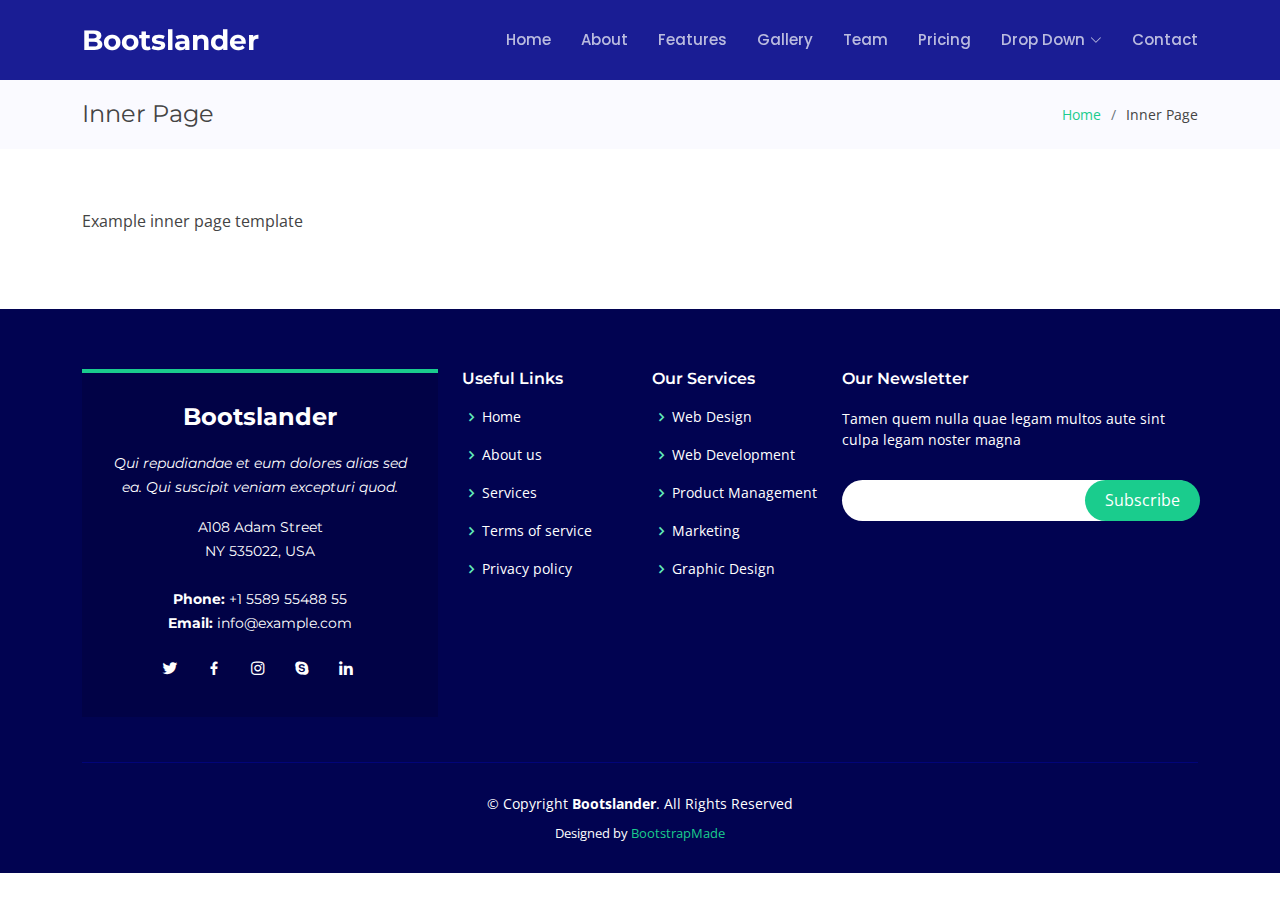
<file: inner-page.html>
<!DOCTYPE html>
<html lang="en">

<head>
  <meta charset="utf-8">
  <meta content="width=device-width, initial-scale=1.0" name="viewport">

  <title>Inner Page - Bootslander Bootstrap Template</title>
  <meta content="" name="description">
  <meta content="" name="keywords">

  <!-- Favicons -->
  <link href="assets/img/favicon.png" rel="icon">
  <link href="assets/img/apple-touch-icon.png" rel="apple-touch-icon">

  <!-- Google Fonts -->
  <link href="https://fonts.googleapis.com/css?family=Open+Sans:300,300i,400,400i,600,600i,700,700i|Montserrat:300,300i,400,400i,500,500i,600,600i,700,700i|Poppins:300,300i,400,400i,500,500i,600,600i,700,700i" rel="stylesheet">

  <!-- Vendor CSS Files -->
  <link href="assets/vendor/aos/aos.css" rel="stylesheet">
  <link href="assets/vendor/bootstrap/css/bootstrap.min.css" rel="stylesheet">
  <link href="assets/vendor/bootstrap-icons/bootstrap-icons.css" rel="stylesheet">
  <link href="assets/vendor/boxicons/css/boxicons.min.css" rel="stylesheet">
  <link href="assets/vendor/glightbox/css/glightbox.min.css" rel="stylesheet">
  <link href="assets/vendor/remixicon/remixicon.css" rel="stylesheet">
  <link href="assets/vendor/swiper/swiper-bundle.min.css" rel="stylesheet">

  <!-- Template Main CSS File -->
  <link href="assets/css/style.css" rel="stylesheet">

  <!-- =======================================================
  * Template Name: Bootslander
  * Updated: Sep 18 2023 with Bootstrap v5.3.2
  * Template URL: https://bootstrapmade.com/bootslander-free-bootstrap-landing-page-template/
  * Author: BootstrapMade.com
  * License: https://bootstrapmade.com/license/
  ======================================================== -->
</head>

<body>

  <!-- ======= Header ======= -->
  <header id="header" class="fixed-top d-flex align-items-center ">
    <div class="container d-flex align-items-center justify-content-between">

      <div class="logo">
        <h1><a href="index.html"><span>Bootslander</span></a></h1>
        <!-- Uncomment below if you prefer to use an image logo -->
        <!-- <a href="index.html"><img src="assets/img/logo.png" alt="" class="img-fluid"></a>-->
      </div>

      <nav id="navbar" class="navbar">
        <ul>
          <li><a class="nav-link scrollto " href="#hero">Home</a></li>
          <li><a class="nav-link scrollto" href="#about">About</a></li>
          <li><a class="nav-link scrollto" href="#features">Features</a></li>
          <li><a class="nav-link scrollto" href="#gallery">Gallery</a></li>
          <li><a class="nav-link scrollto" href="#team">Team</a></li>
          <li><a class="nav-link scrollto" href="#pricing">Pricing</a></li>
          <li class="dropdown"><a href="#"><span>Drop Down</span> <i class="bi bi-chevron-down"></i></a>
            <ul>
              <li><a href="#">Drop Down 1</a></li>
              <li class="dropdown"><a href="#"><span>Deep Drop Down</span> <i class="bi bi-chevron-right"></i></a>
                <ul>
                  <li><a href="#">Deep Drop Down 1</a></li>
                  <li><a href="#">Deep Drop Down 2</a></li>
                  <li><a href="#">Deep Drop Down 3</a></li>
                  <li><a href="#">Deep Drop Down 4</a></li>
                  <li><a href="#">Deep Drop Down 5</a></li>
                </ul>
              </li>
              <li><a href="#">Drop Down 2</a></li>
              <li><a href="#">Drop Down 3</a></li>
              <li><a href="#">Drop Down 4</a></li>
            </ul>
          </li>
          <li><a class="nav-link scrollto" href="#contact">Contact</a></li>
        </ul>
        <i class="bi bi-list mobile-nav-toggle"></i>
      </nav><!-- .navbar -->

    </div>
  </header><!-- End Header -->

  <main id="main">

    <!-- ======= Breadcrumbs Section ======= -->
    <section class="breadcrumbs">
      <div class="container">

        <div class="d-flex justify-content-between align-items-center">
          <h2>Inner Page</h2>
          <ol>
            <li><a href="index.html">Home</a></li>
            <li>Inner Page</li>
          </ol>
        </div>

      </div>
    </section><!-- End Breadcrumbs Section -->

    <section class="inner-page">
      <div class="container">
        <p>
          Example inner page template
        </p>
      </div>
    </section>

  </main><!-- End #main -->

  <!-- ======= Footer ======= -->
  <footer id="footer">
    <div class="footer-top">
      <div class="container">
        <div class="row">

          <div class="col-lg-4 col-md-6">
            <div class="footer-info">
              <h3>Bootslander</h3>
              <p class="pb-3"><em>Qui repudiandae et eum dolores alias sed ea. Qui suscipit veniam excepturi quod.</em></p>
              <p>
                A108 Adam Street <br>
                NY 535022, USA<br><br>
                <strong>Phone:</strong> +1 5589 55488 55<br>
                <strong>Email:</strong> info@example.com<br>
              </p>
              <div class="social-links mt-3">
                <a href="#" class="twitter"><i class="bx bxl-twitter"></i></a>
                <a href="#" class="facebook"><i class="bx bxl-facebook"></i></a>
                <a href="#" class="instagram"><i class="bx bxl-instagram"></i></a>
                <a href="#" class="google-plus"><i class="bx bxl-skype"></i></a>
                <a href="#" class="linkedin"><i class="bx bxl-linkedin"></i></a>
              </div>
            </div>
          </div>

          <div class="col-lg-2 col-md-6 footer-links">
            <h4>Useful Links</h4>
            <ul>
              <li><i class="bx bx-chevron-right"></i> <a href="#">Home</a></li>
              <li><i class="bx bx-chevron-right"></i> <a href="#">About us</a></li>
              <li><i class="bx bx-chevron-right"></i> <a href="#">Services</a></li>
              <li><i class="bx bx-chevron-right"></i> <a href="#">Terms of service</a></li>
              <li><i class="bx bx-chevron-right"></i> <a href="#">Privacy policy</a></li>
            </ul>
          </div>

          <div class="col-lg-2 col-md-6 footer-links">
            <h4>Our Services</h4>
            <ul>
              <li><i class="bx bx-chevron-right"></i> <a href="#">Web Design</a></li>
              <li><i class="bx bx-chevron-right"></i> <a href="#">Web Development</a></li>
              <li><i class="bx bx-chevron-right"></i> <a href="#">Product Management</a></li>
              <li><i class="bx bx-chevron-right"></i> <a href="#">Marketing</a></li>
              <li><i class="bx bx-chevron-right"></i> <a href="#">Graphic Design</a></li>
            </ul>
          </div>

          <div class="col-lg-4 col-md-6 footer-newsletter">
            <h4>Our Newsletter</h4>
            <p>Tamen quem nulla quae legam multos aute sint culpa legam noster magna</p>
            <form action="" method="post">
              <input type="email" name="email"><input type="submit" value="Subscribe">
            </form>

          </div>

        </div>
      </div>
    </div>

    <div class="container">
      <div class="copyright">
        &copy; Copyright <strong><span>Bootslander</span></strong>. All Rights Reserved
      </div>
      <div class="credits">
        <!-- All the links in the footer should remain intact. -->
        <!-- You can delete the links only if you purchased the pro version. -->
        <!-- Licensing information: https://bootstrapmade.com/license/ -->
        <!-- Purchase the pro version with working PHP/AJAX contact form: https://bootstrapmade.com/bootslander-free-bootstrap-landing-page-template/ -->
        Designed by <a href="https://bootstrapmade.com/">BootstrapMade</a>
      </div>
    </div>
  </footer><!-- End Footer -->

  <a href="#" class="back-to-top d-flex align-items-center justify-content-center"><i class="bi bi-arrow-up-short"></i></a>
  <div id="preloader"></div>

  <!-- Vendor JS Files -->
  <script src="assets/vendor/purecounter/purecounter_vanilla.js"></script>
  <script src="assets/vendor/aos/aos.js"></script>
  <script src="assets/vendor/bootstrap/js/bootstrap.bundle.min.js"></script>
  <script src="assets/vendor/glightbox/js/glightbox.min.js"></script>
  <script src="assets/vendor/swiper/swiper-bundle.min.js"></script>
  <script src="assets/vendor/php-email-form/validate.js"></script>

  <!-- Template Main JS File -->
  <script src="assets/js/main.js"></script>

</body>

</html>
</file>
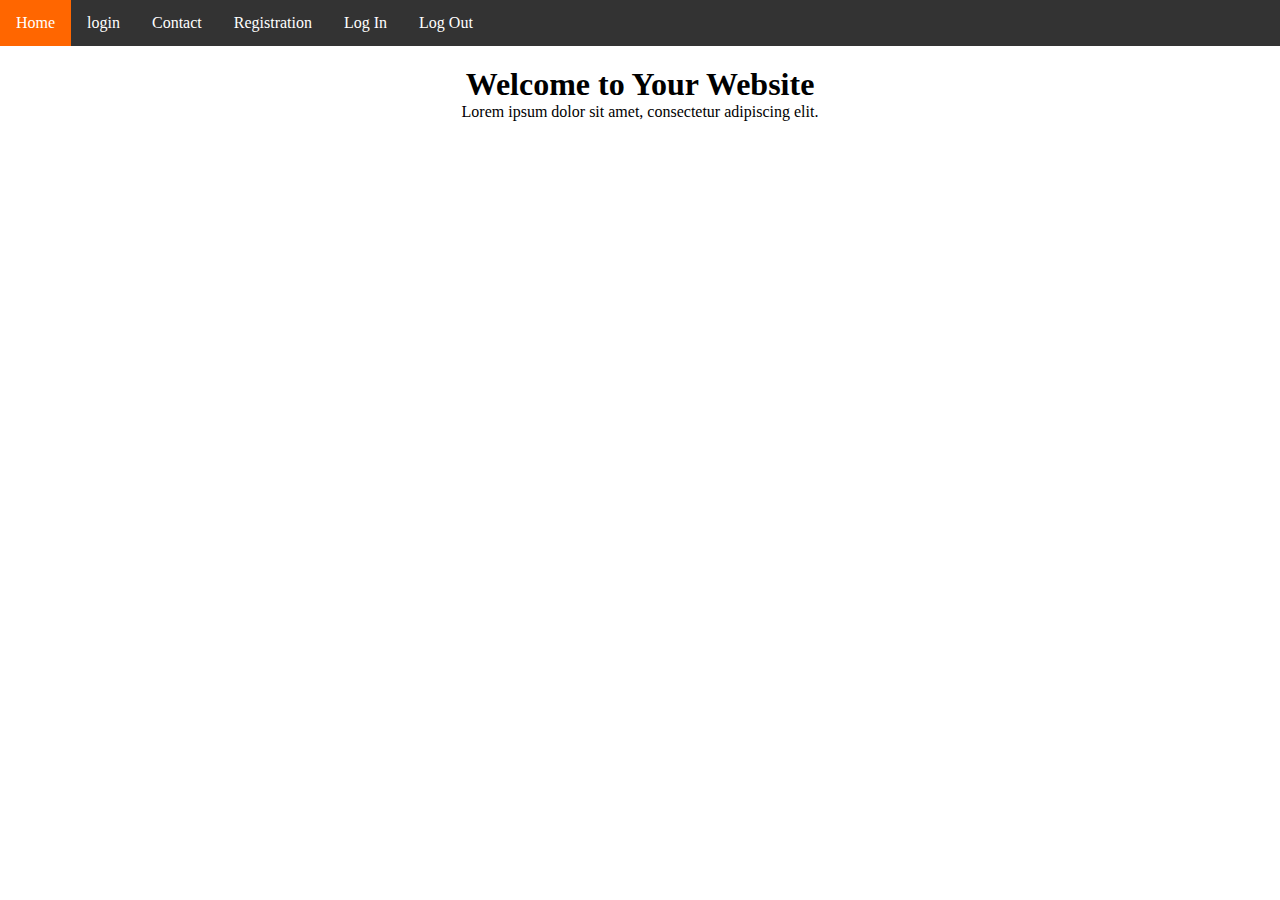
<file: landing page.html>
<!DOCTYPE html>
<html lang="en">

<head>
    <meta charset="UTF-8">
    <meta name="viewport" content="width=device-width, initial-scale=1.0">
    <title>Your Website</title>
    <style>
        /* Reset some default styles for better consistency */
        body, h1, p {
            margin: 0;
            padding: 0;
            background: url(https://i.pinimg.com/564x/8c/7c/ef/8c7cefc08d28e8b59667a0f0b8e0d440.jpg);
            background-repeat: no-repeat;
            background-size: cover;
        }

        /* Add your custom styles here */
        body {
            text-align: center;
        }

        /* Navigation bar styles */
        .navbar {
            background-color: #333;
            overflow: hidden;
        }

        .navbar a {
            float: left;
            display: block;
            color: #fff;
            text-align: center;
            padding: 14px 16px;
            text-decoration: none;
        }

        .navbar a:hover {
            background-color: #ff6600;
        }
        
    </style>
</head>

<body>
    <div class="navbar">
        <a href="home.php">Home</a>
        <a href="first.html">login</a>
        <a href="contact.php">Contact</a>
        <a href="regis.php">Registration</a>
        <a href="first.html">Log In</a>
        <a href="logout.php">Log Out</a>
    </div>

    <!-- Add your website content below the navbar -->
    <div style="padding: 20px;" >
      
        <h1>Welcome to Your Website</h1>
        <p>Lorem ipsum dolor sit amet, consectetur adipiscing elit.</p>
    </div>
</body>

</html>
</file>
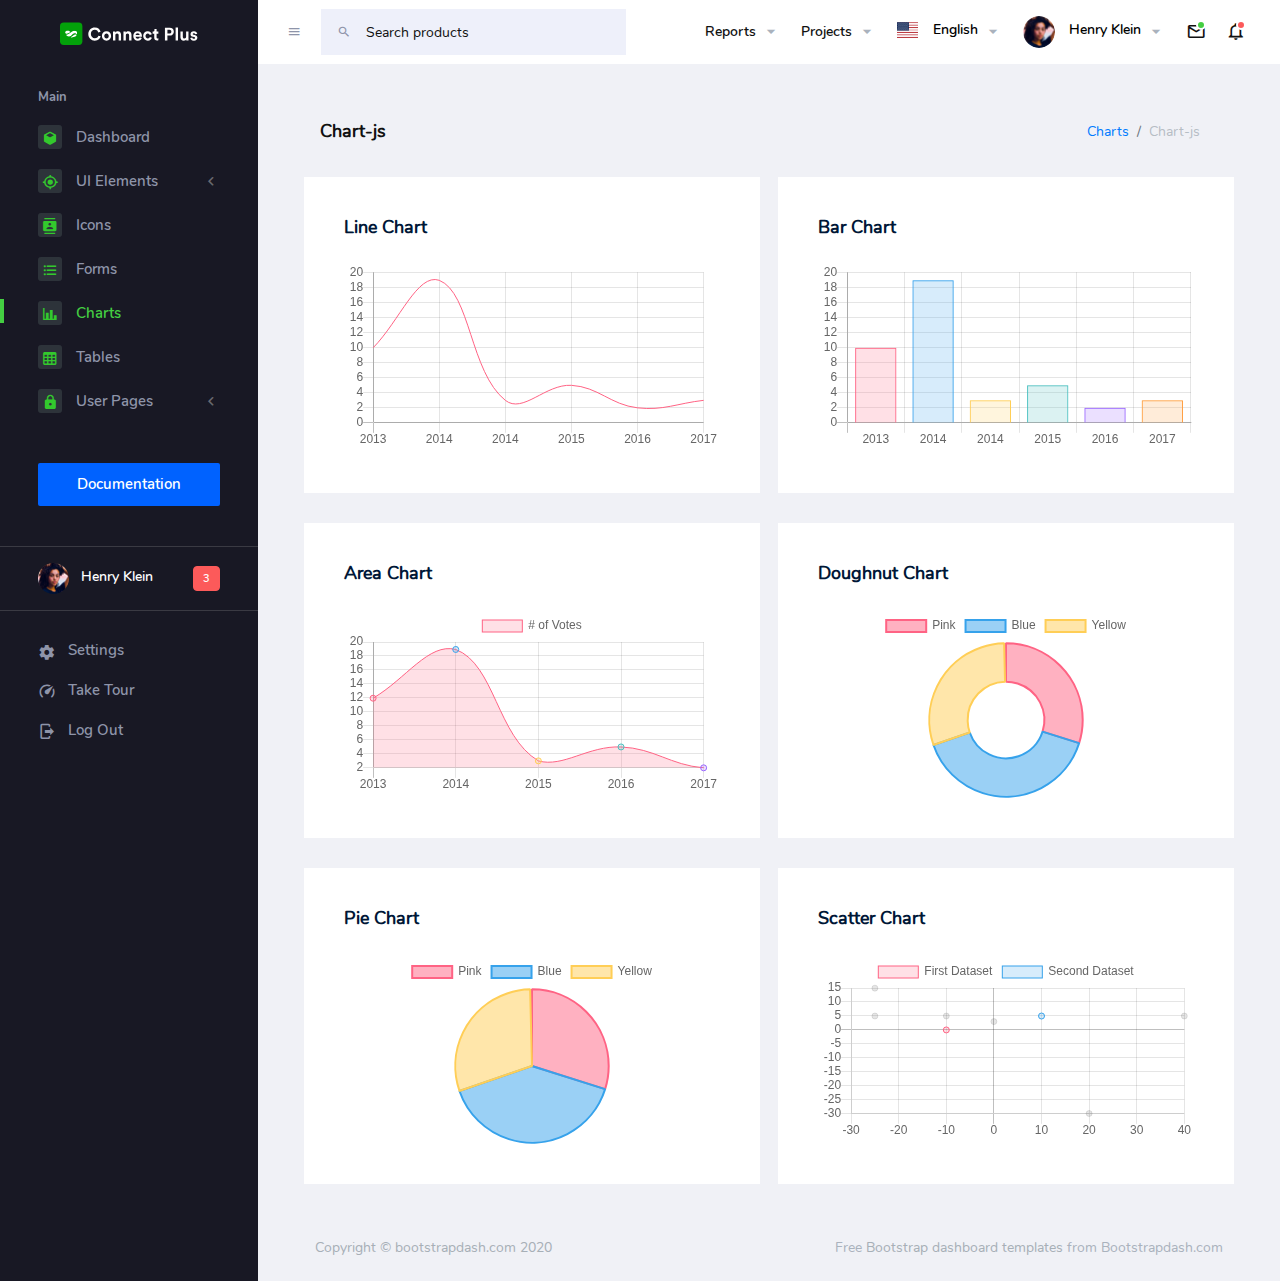
<file: connect-plus-1.0.0/pages/charts/chartjs.html>
<!DOCTYPE html>
<html lang="en">
  <head>
    <!-- Required meta tags -->
    <meta charset="utf-8">
    <meta name="viewport" content="width=device-width, initial-scale=1, shrink-to-fit=no">
    <title>Connect Plus</title>
    <!-- plugins:css -->
    <link rel="stylesheet" href="../../assets/vendors/mdi/css/materialdesignicons.min.css">
    <link rel="stylesheet" href="../../assets/vendors/flag-icon-css/css/flag-icon.min.css">
    <link rel="stylesheet" href="../../assets/vendors/css/vendor.bundle.base.css">
    <!-- endinject -->
    <!-- Plugin css for this page -->
    <!-- End Plugin css for this page -->
    <!-- inject:css -->
    <!-- endinject -->
    <!-- Layout styles -->
    <link rel="stylesheet" href="../../assets/css/style.css">
    <!-- End layout styles -->
    <link rel="shortcut icon" href="../../assets/images/favicon.png" />
  </head>
  <body>
    <div class="container-scroller">
      <!-- partial:../../partials/_navbar.html -->
      <nav class="navbar default-layout-navbar col-lg-12 col-12 p-0 fixed-top d-flex flex-row">
        <div class="text-center navbar-brand-wrapper d-flex align-items-center justify-content-center">
          <a class="navbar-brand brand-logo" href="../../index.html"><img src="../../assets/images/logo.svg" alt="logo" /></a>
          <a class="navbar-brand brand-logo-mini" href="../../index.html"><img src="../../assets/images/logo-mini.svg" alt="logo" /></a>
        </div>
        <div class="navbar-menu-wrapper d-flex align-items-stretch">
          <button class="navbar-toggler navbar-toggler align-self-center" type="button" data-toggle="minimize">
            <span class="mdi mdi-menu"></span>
          </button>
          <div class="search-field d-none d-xl-block">
            <form class="d-flex align-items-center h-100" action="#">
              <div class="input-group">
                <div class="input-group-prepend bg-transparent">
                  <i class="input-group-text border-0 mdi mdi-magnify"></i>
                </div>
                <input type="text" class="form-control bg-transparent border-0" placeholder="Search products">
              </div>
            </form>
          </div>
          <ul class="navbar-nav navbar-nav-right">
            <li class="nav-item  dropdown d-none d-md-block">
              <a class="nav-link dropdown-toggle" id="reportDropdown" href="#" data-toggle="dropdown" aria-expanded="false"> Reports </a>
              <div class="dropdown-menu navbar-dropdown" aria-labelledby="reportDropdown">
                <a class="dropdown-item" href="#">
                  <i class="mdi mdi-file-pdf mr-2"></i>PDF </a>
                <div class="dropdown-divider"></div>
                <a class="dropdown-item" href="#">
                  <i class="mdi mdi-file-excel mr-2"></i>Excel </a>
                <div class="dropdown-divider"></div>
                <a class="dropdown-item" href="#">
                  <i class="mdi mdi-file-word mr-2"></i>doc </a>
              </div>
            </li>
            <li class="nav-item  dropdown d-none d-md-block">
              <a class="nav-link dropdown-toggle" id="projectDropdown" href="#" data-toggle="dropdown" aria-expanded="false"> Projects </a>
              <div class="dropdown-menu navbar-dropdown" aria-labelledby="projectDropdown">
                <a class="dropdown-item" href="#">
                  <i class="mdi mdi-eye-outline mr-2"></i>View Project </a>
                <div class="dropdown-divider"></div>
                <a class="dropdown-item" href="#">
                  <i class="mdi mdi-pencil-outline mr-2"></i>Edit Project </a>
              </div>
            </li>
            <li class="nav-item nav-language dropdown d-none d-md-block">
              <a class="nav-link dropdown-toggle" id="languageDropdown" href="#" data-toggle="dropdown" aria-expanded="false">
                <div class="nav-language-icon">
                  <i class="flag-icon flag-icon-us" title="us" id="us"></i>
                </div>
                <div class="nav-language-text">
                  <p class="mb-1 text-black">English</p>
                </div>
              </a>
              <div class="dropdown-menu navbar-dropdown" aria-labelledby="languageDropdown">
                <a class="dropdown-item" href="#">
                  <div class="nav-language-icon mr-2">
                    <i class="flag-icon flag-icon-ae" title="ae" id="ae"></i>
                  </div>
                  <div class="nav-language-text">
                    <p class="mb-1 text-black">Arabic</p>
                  </div>
                </a>
                <div class="dropdown-divider"></div>
                <a class="dropdown-item" href="#">
                  <div class="nav-language-icon mr-2">
                    <i class="flag-icon flag-icon-gb" title="GB" id="gb"></i>
                  </div>
                  <div class="nav-language-text">
                    <p class="mb-1 text-black">English</p>
                  </div>
                </a>
              </div>
            </li>
            <li class="nav-item nav-profile dropdown">
              <a class="nav-link dropdown-toggle" id="profileDropdown" href="#" data-toggle="dropdown" aria-expanded="false">
                <div class="nav-profile-img">
                  <img src="../../assets/images/faces/face28.png" alt="image">
                </div>
                <div class="nav-profile-text">
                  <p class="mb-1 text-black">Henry Klein</p>
                </div>
              </a>
              <div class="dropdown-menu navbar-dropdown dropdown-menu-right p-0 border-0 font-size-sm" aria-labelledby="profileDropdown" data-x-placement="bottom-end">
                <div class="p-3 text-center bg-primary">
                  <img class="img-avatar img-avatar48 img-avatar-thumb" src="../../assets/images/faces/face28.png" alt="">
                </div>
                <div class="p-2">
                  <h5 class="dropdown-header text-uppercase pl-2 text-dark">User Options</h5>
                  <a class="dropdown-item py-1 d-flex align-items-center justify-content-between" href="#">
                    <span>Inbox</span>
                    <span class="p-0">
                      <span class="badge badge-primary">3</span>
                      <i class="mdi mdi-email-open-outline ml-1"></i>
                    </span>
                  </a>
                  <a class="dropdown-item py-1 d-flex align-items-center justify-content-between" href="#">
                    <span>Profile</span>
                    <span class="p-0">
                      <span class="badge badge-success">1</span>
                      <i class="mdi mdi-account-outline ml-1"></i>
                    </span>
                  </a>
                  <a class="dropdown-item py-1 d-flex align-items-center justify-content-between" href="javascript:void(0)">
                    <span>Settings</span>
                    <i class="mdi mdi-settings"></i>
                  </a>
                  <div role="separator" class="dropdown-divider"></div>
                  <h5 class="dropdown-header text-uppercase  pl-2 text-dark mt-2">Actions</h5>
                  <a class="dropdown-item py-1 d-flex align-items-center justify-content-between" href="#">
                    <span>Lock Account</span>
                    <i class="mdi mdi-lock ml-1"></i>
                  </a>
                  <a class="dropdown-item py-1 d-flex align-items-center justify-content-between" href="#">
                    <span>Log Out</span>
                    <i class="mdi mdi-logout ml-1"></i>
                  </a>
                </div>
              </div>
            </li>
            <li class="nav-item dropdown">
              <a class="nav-link count-indicator dropdown-toggle" id="messageDropdown" href="#" data-toggle="dropdown" aria-expanded="false">
                <i class="mdi mdi-email-outline"></i>
                <span class="count-symbol bg-success"></span>
              </a>
              <div class="dropdown-menu dropdown-menu-right navbar-dropdown preview-list" aria-labelledby="messageDropdown">
                <h6 class="p-3 mb-0 bg-primary text-white py-4">Messages</h6>
                <div class="dropdown-divider"></div>
                <a class="dropdown-item preview-item">
                  <div class="preview-thumbnail">
                    <img src="../../assets/images/faces/face4.jpg" alt="image" class="profile-pic">
                  </div>
                  <div class="preview-item-content d-flex align-items-start flex-column justify-content-center">
                    <h6 class="preview-subject ellipsis mb-1 font-weight-normal">Mark send you a message</h6>
                    <p class="text-gray mb-0"> 1 Minutes ago </p>
                  </div>
                </a>
                <div class="dropdown-divider"></div>
                <a class="dropdown-item preview-item">
                  <div class="preview-thumbnail">
                    <img src="../../assets/images/faces/face2.jpg" alt="image" class="profile-pic">
                  </div>
                  <div class="preview-item-content d-flex align-items-start flex-column justify-content-center">
                    <h6 class="preview-subject ellipsis mb-1 font-weight-normal">Cregh send you a message</h6>
                    <p class="text-gray mb-0"> 15 Minutes ago </p>
                  </div>
                </a>
                <div class="dropdown-divider"></div>
                <a class="dropdown-item preview-item">
                  <div class="preview-thumbnail">
                    <img src="../../assets/images/faces/face3.jpg" alt="image" class="profile-pic">
                  </div>
                  <div class="preview-item-content d-flex align-items-start flex-column justify-content-center">
                    <h6 class="preview-subject ellipsis mb-1 font-weight-normal">Profile picture updated</h6>
                    <p class="text-gray mb-0"> 18 Minutes ago </p>
                  </div>
                </a>
                <div class="dropdown-divider"></div>
                <h6 class="p-3 mb-0 text-center">4 new messages</h6>
              </div>
            </li>
            <li class="nav-item dropdown">
              <a class="nav-link count-indicator dropdown-toggle" id="notificationDropdown" href="#" data-toggle="dropdown">
                <i class="mdi mdi-bell-outline"></i>
                <span class="count-symbol bg-danger"></span>
              </a>
              <div class="dropdown-menu dropdown-menu-right navbar-dropdown preview-list" aria-labelledby="notificationDropdown">
                <h6 class="p-3 mb-0 bg-primary text-white py-4">Notifications</h6>
                <div class="dropdown-divider"></div>
                <a class="dropdown-item preview-item">
                  <div class="preview-thumbnail">
                    <div class="preview-icon bg-success">
                      <i class="mdi mdi-calendar"></i>
                    </div>
                  </div>
                  <div class="preview-item-content d-flex align-items-start flex-column justify-content-center">
                    <h6 class="preview-subject font-weight-normal mb-1">Event today</h6>
                    <p class="text-gray ellipsis mb-0"> Just a reminder that you have an event today </p>
                  </div>
                </a>
                <div class="dropdown-divider"></div>
                <a class="dropdown-item preview-item">
                  <div class="preview-thumbnail">
                    <div class="preview-icon bg-warning">
                      <i class="mdi mdi-settings"></i>
                    </div>
                  </div>
                  <div class="preview-item-content d-flex align-items-start flex-column justify-content-center">
                    <h6 class="preview-subject font-weight-normal mb-1">Settings</h6>
                    <p class="text-gray ellipsis mb-0"> Update dashboard </p>
                  </div>
                </a>
                <div class="dropdown-divider"></div>
                <a class="dropdown-item preview-item">
                  <div class="preview-thumbnail">
                    <div class="preview-icon bg-info">
                      <i class="mdi mdi-link-variant"></i>
                    </div>
                  </div>
                  <div class="preview-item-content d-flex align-items-start flex-column justify-content-center">
                    <h6 class="preview-subject font-weight-normal mb-1">Launch Admin</h6>
                    <p class="text-gray ellipsis mb-0"> New admin wow! </p>
                  </div>
                </a>
                <div class="dropdown-divider"></div>
                <h6 class="p-3 mb-0 text-center">See all notifications</h6>
              </div>
            </li>
          </ul>
          <button class="navbar-toggler navbar-toggler-right d-lg-none align-self-center" type="button" data-toggle="offcanvas">
            <span class="mdi mdi-menu"></span>
          </button>
        </div>
      </nav>
      <!-- partial -->
      <div class="container-fluid page-body-wrapper">
        <!-- partial:../../partials/_sidebar.html -->
        <nav class="sidebar sidebar-offcanvas" id="sidebar">
          <ul class="nav">
            <li class="nav-item nav-category">Main</li>
            <li class="nav-item">
              <a class="nav-link" href="../../index.html">
                <span class="icon-bg"><i class="mdi mdi-cube menu-icon"></i></span>
                <span class="menu-title">Dashboard</span>
              </a>
            </li>
            <li class="nav-item">
              <a class="nav-link" data-toggle="collapse" href="#ui-basic" aria-expanded="false" aria-controls="ui-basic">
                <span class="icon-bg"><i class="mdi mdi-crosshairs-gps menu-icon"></i></span>
                <span class="menu-title">UI Elements</span>
                <i class="menu-arrow"></i>
              </a>
              <div class="collapse" id="ui-basic">
                <ul class="nav flex-column sub-menu">
                  <li class="nav-item"> <a class="nav-link" href="../../pages/ui-features/buttons.html">Buttons</a></li>
                  <li class="nav-item"> <a class="nav-link" href="../../pages/ui-features/dropdowns.html">Dropdowns</a></li>
                  <li class="nav-item"> <a class="nav-link" href="../../pages/ui-features/typography.html">Typography</a></li>
                </ul>
              </div>
            </li>
            <li class="nav-item">
              <a class="nav-link" href="../../pages/icons/mdi.html">
                <span class="icon-bg"><i class="mdi mdi-contacts menu-icon"></i></span>
                <span class="menu-title">Icons</span>
              </a>
            </li>
            <li class="nav-item">
              <a class="nav-link" href="../../pages/forms/basic_elements.html">
                <span class="icon-bg"><i class="mdi mdi-format-list-bulleted menu-icon"></i></span>
                <span class="menu-title">Forms</span>
              </a>
            </li>
            <li class="nav-item">
              <a class="nav-link" href="../../pages/charts/chartjs.html">
                <span class="icon-bg"><i class="mdi mdi-chart-bar menu-icon"></i></span>
                <span class="menu-title">Charts</span>
              </a>
            </li>
            <li class="nav-item">
              <a class="nav-link" href="../../pages/tables/basic-table.html">
                <span class="icon-bg"><i class="mdi mdi-table-large menu-icon"></i></span>
                <span class="menu-title">Tables</span>
              </a>
            </li>
            <li class="nav-item">
              <a class="nav-link" data-toggle="collapse" href="#auth" aria-expanded="false" aria-controls="auth">
                <span class="icon-bg"><i class="mdi mdi-lock menu-icon"></i></span>
                <span class="menu-title">User Pages</span>
                <i class="menu-arrow"></i>
              </a>
              <div class="collapse" id="auth">
                <ul class="nav flex-column sub-menu">
                  <li class="nav-item"> <a class="nav-link" href="../../pages/samples/blank-page.html"> Blank Page </a></li>
                  <li class="nav-item"> <a class="nav-link" href="../../pages/samples/login.html"> Login </a></li>
                  <li class="nav-item"> <a class="nav-link" href="../../pages/samples/register.html"> Register </a></li>
                  <li class="nav-item"> <a class="nav-link" href="../../pages/samples/error-404.html"> 404 </a></li>
                  <li class="nav-item"> <a class="nav-link" href="../../pages/samples/error-500.html"> 500 </a></li>
                </ul>
              </div>
            </li>
            <li class="nav-item documentation-link">
              <a class="nav-link" href="http://www.bootstrapdash.com/demo/connect-plus-free/jquery/documentation/documentation.html" target="_blank">
                <span class="icon-bg">
                  <i class="mdi mdi-file-document-box menu-icon"></i>
                </span>
                <span class="menu-title">Documentation</span>
              </a>
            </li>
            <li class="nav-item sidebar-user-actions">
              <div class="user-details">
                <div class="d-flex justify-content-between align-items-center">
                  <div>
                    <div class="d-flex align-items-center">
                      <div class="sidebar-profile-img">
                        <img src="../../assets/images/faces/face28.png" alt="image">
                      </div>
                      <div class="sidebar-profile-text">
                        <p class="mb-1">Henry Klein</p>
                      </div>
                    </div>
                  </div>
                  <div class="badge badge-danger">3</div>
                </div>
              </div>
            </li>
            <li class="nav-item sidebar-user-actions">
              <div class="sidebar-user-menu">
                <a href="#" class="nav-link"><i class="mdi mdi-settings menu-icon"></i>
                  <span class="menu-title">Settings</span>
                </a>
              </div>
            </li>
            <li class="nav-item sidebar-user-actions">
              <div class="sidebar-user-menu">
                <a href="#" class="nav-link"><i class="mdi mdi-speedometer menu-icon"></i>
                  <span class="menu-title">Take Tour</span></a>
              </div>
            </li>
            <li class="nav-item sidebar-user-actions">
              <div class="sidebar-user-menu">
                <a href="#" class="nav-link"><i class="mdi mdi-logout menu-icon"></i>
                  <span class="menu-title">Log Out</span></a>
              </div>
            </li>
          </ul>
        </nav>
        <!-- partial -->
        <div class="main-panel">
          <div class="content-wrapper">
            <div class="page-header">
              <h3 class="page-title"> Chart-js </h3>
              <nav aria-label="breadcrumb">
                <ol class="breadcrumb">
                  <li class="breadcrumb-item"><a href="#">Charts</a></li>
                  <li class="breadcrumb-item active" aria-current="page">Chart-js</li>
                </ol>
              </nav>
            </div>
            <div class="row">
              <div class="col-lg-6 grid-margin stretch-card">
                <div class="card">
                  <div class="card-body">
                    <h4 class="card-title">Line chart</h4>
                    <canvas id="lineChart" style="height:250px"></canvas>
                  </div>
                </div>
              </div>
              <div class="col-lg-6 grid-margin stretch-card">
                <div class="card">
                  <div class="card-body">
                    <h4 class="card-title">Bar chart</h4>
                    <canvas id="barChart" style="height:230px"></canvas>
                  </div>
                </div>
              </div>
            </div>
            <div class="row">
              <div class="col-lg-6 grid-margin stretch-card">
                <div class="card">
                  <div class="card-body">
                    <h4 class="card-title">Area chart</h4>
                    <canvas id="areaChart" style="height:250px"></canvas>
                  </div>
                </div>
              </div>
              <div class="col-lg-6 grid-margin stretch-card">
                <div class="card">
                  <div class="card-body">
                    <h4 class="card-title">Doughnut chart</h4>
                    <canvas id="doughnutChart" style="height:250px"></canvas>
                  </div>
                </div>
              </div>
            </div>
            <div class="row">
              <div class="col-lg-6 grid-margin stretch-card">
                <div class="card">
                  <div class="card-body">
                    <h4 class="card-title">Pie chart</h4>
                    <canvas id="pieChart" style="height:250px"></canvas>
                  </div>
                </div>
              </div>
              <div class="col-lg-6 grid-margin stretch-card">
                <div class="card">
                  <div class="card-body">
                    <h4 class="card-title">Scatter chart</h4>
                    <canvas id="scatterChart" style="height:250px"></canvas>
                  </div>
                </div>
              </div>
            </div>
          </div>
          <!-- content-wrapper ends -->
          <!-- partial:../../partials/_footer.html -->
          <footer class="footer">
            <div class="footer-inner-wraper">
              <div class="d-sm-flex justify-content-center justify-content-sm-between">
                <span class="text-muted d-block text-center text-sm-left d-sm-inline-block">Copyright © bootstrapdash.com 2020</span>
                <span class="float-none float-sm-right d-block mt-1 mt-sm-0 text-center"> Free <a href="https://www.bootstrapdash.com/" target="_blank">Bootstrap dashboard templates</a> from Bootstrapdash.com</span>
              </div>
            </div>
          </footer>
          <!-- partial -->
        </div>
        <!-- main-panel ends -->
      </div>
      <!-- page-body-wrapper ends -->
    </div>
    <!-- container-scroller -->
    <!-- plugins:js -->
    <script src="../../assets/vendors/js/vendor.bundle.base.js"></script>
    <!-- endinject -->
    <!-- Plugin js for this page -->
    <script src="../../assets/vendors/chart.js/Chart.min.js"></script>
    <!-- End plugin js for this page -->
    <!-- inject:js -->
    <script src="../../assets/js/off-canvas.js"></script>
    <script src="../../assets/js/hoverable-collapse.js"></script>
    <script src="../../assets/js/misc.js"></script>
    <!-- endinject -->
    <!-- Custom js for this page -->
    <script src="../../assets/js/chart.js"></script>
    <!-- End custom js for this page -->
  </body>
</html>
</file>
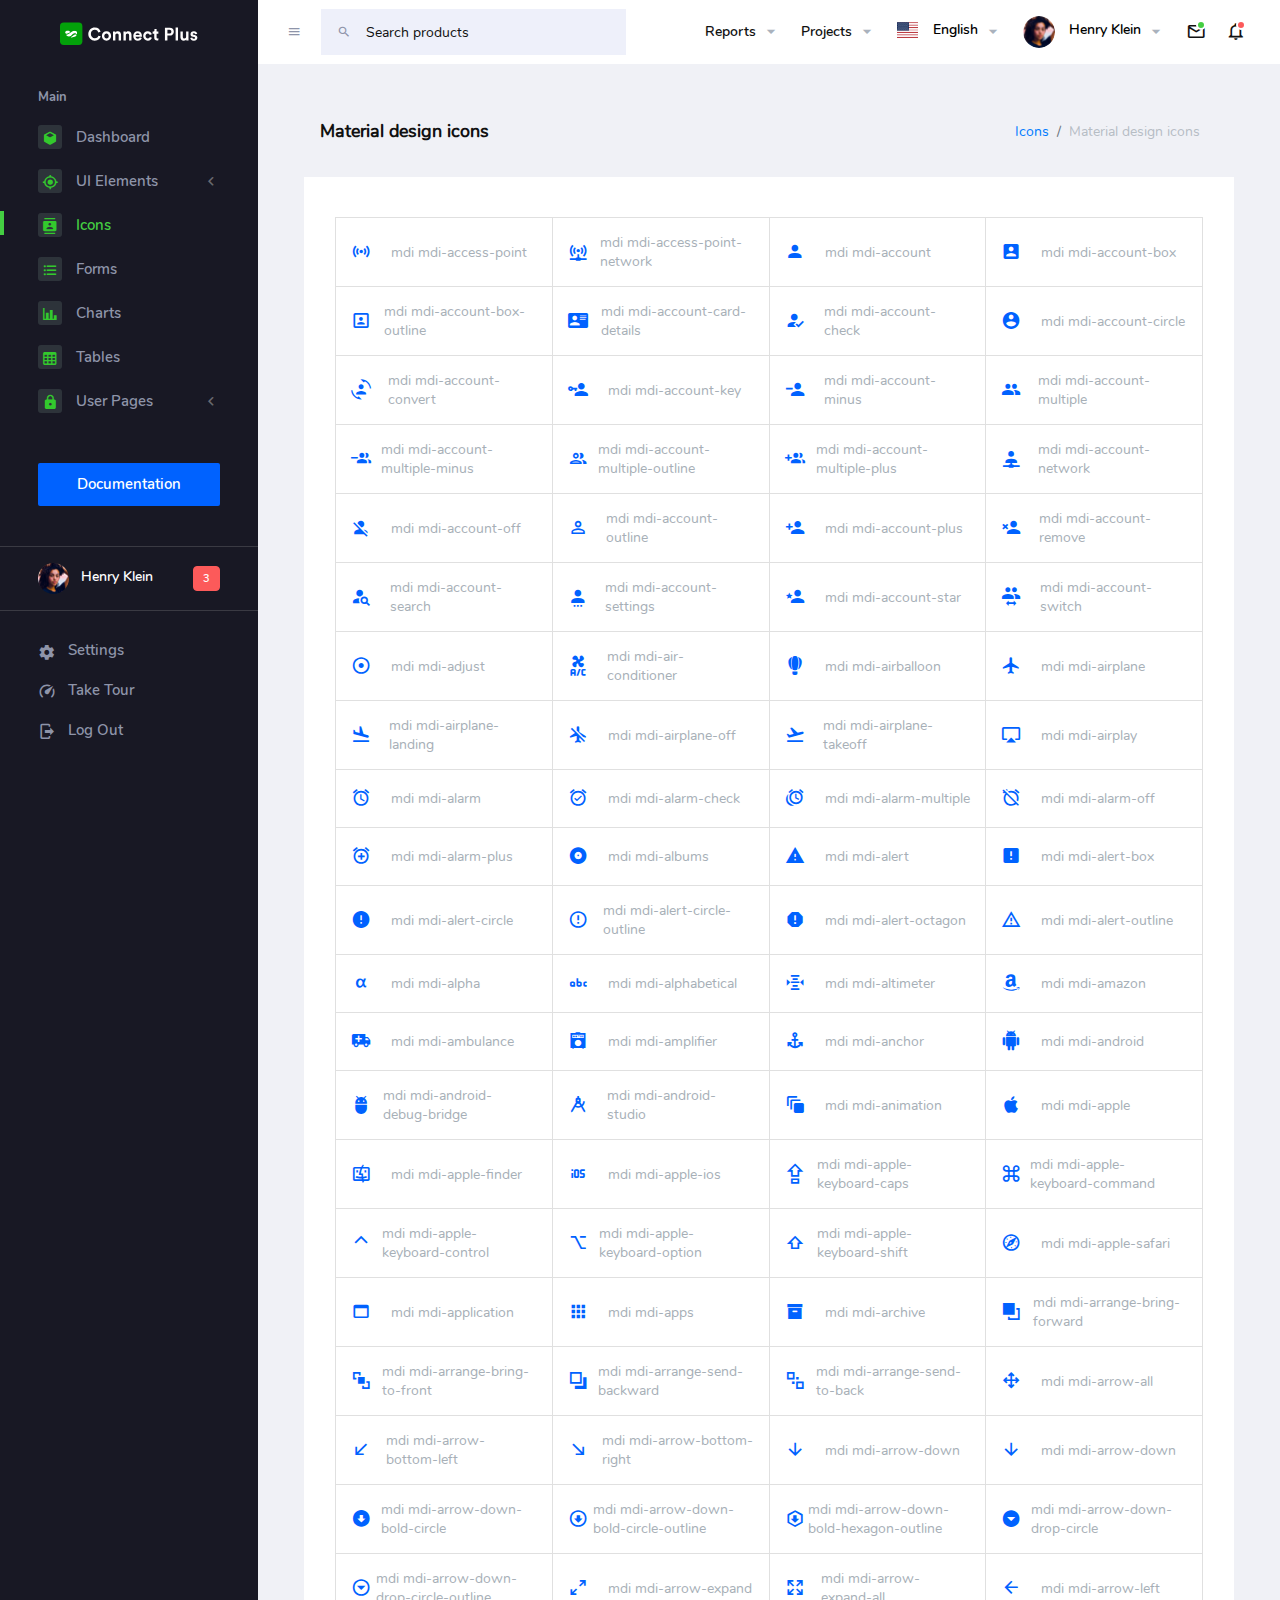
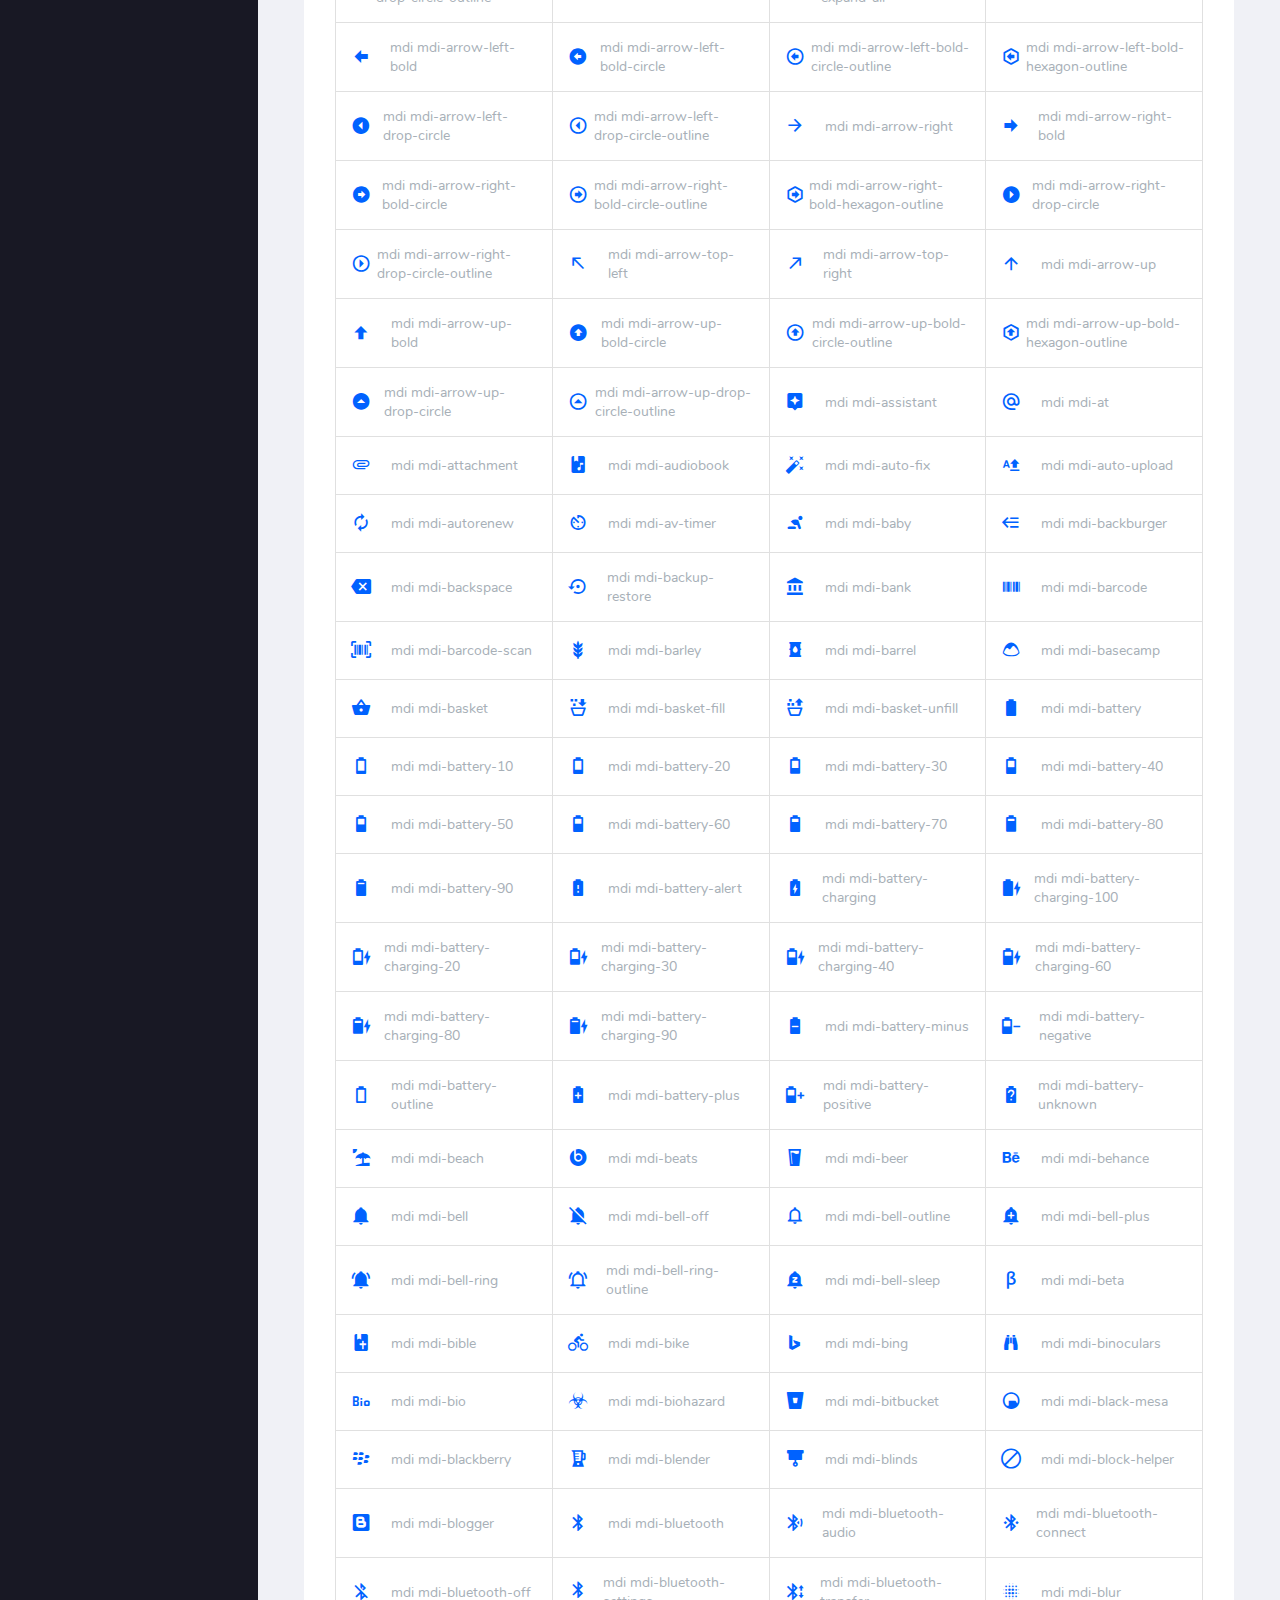
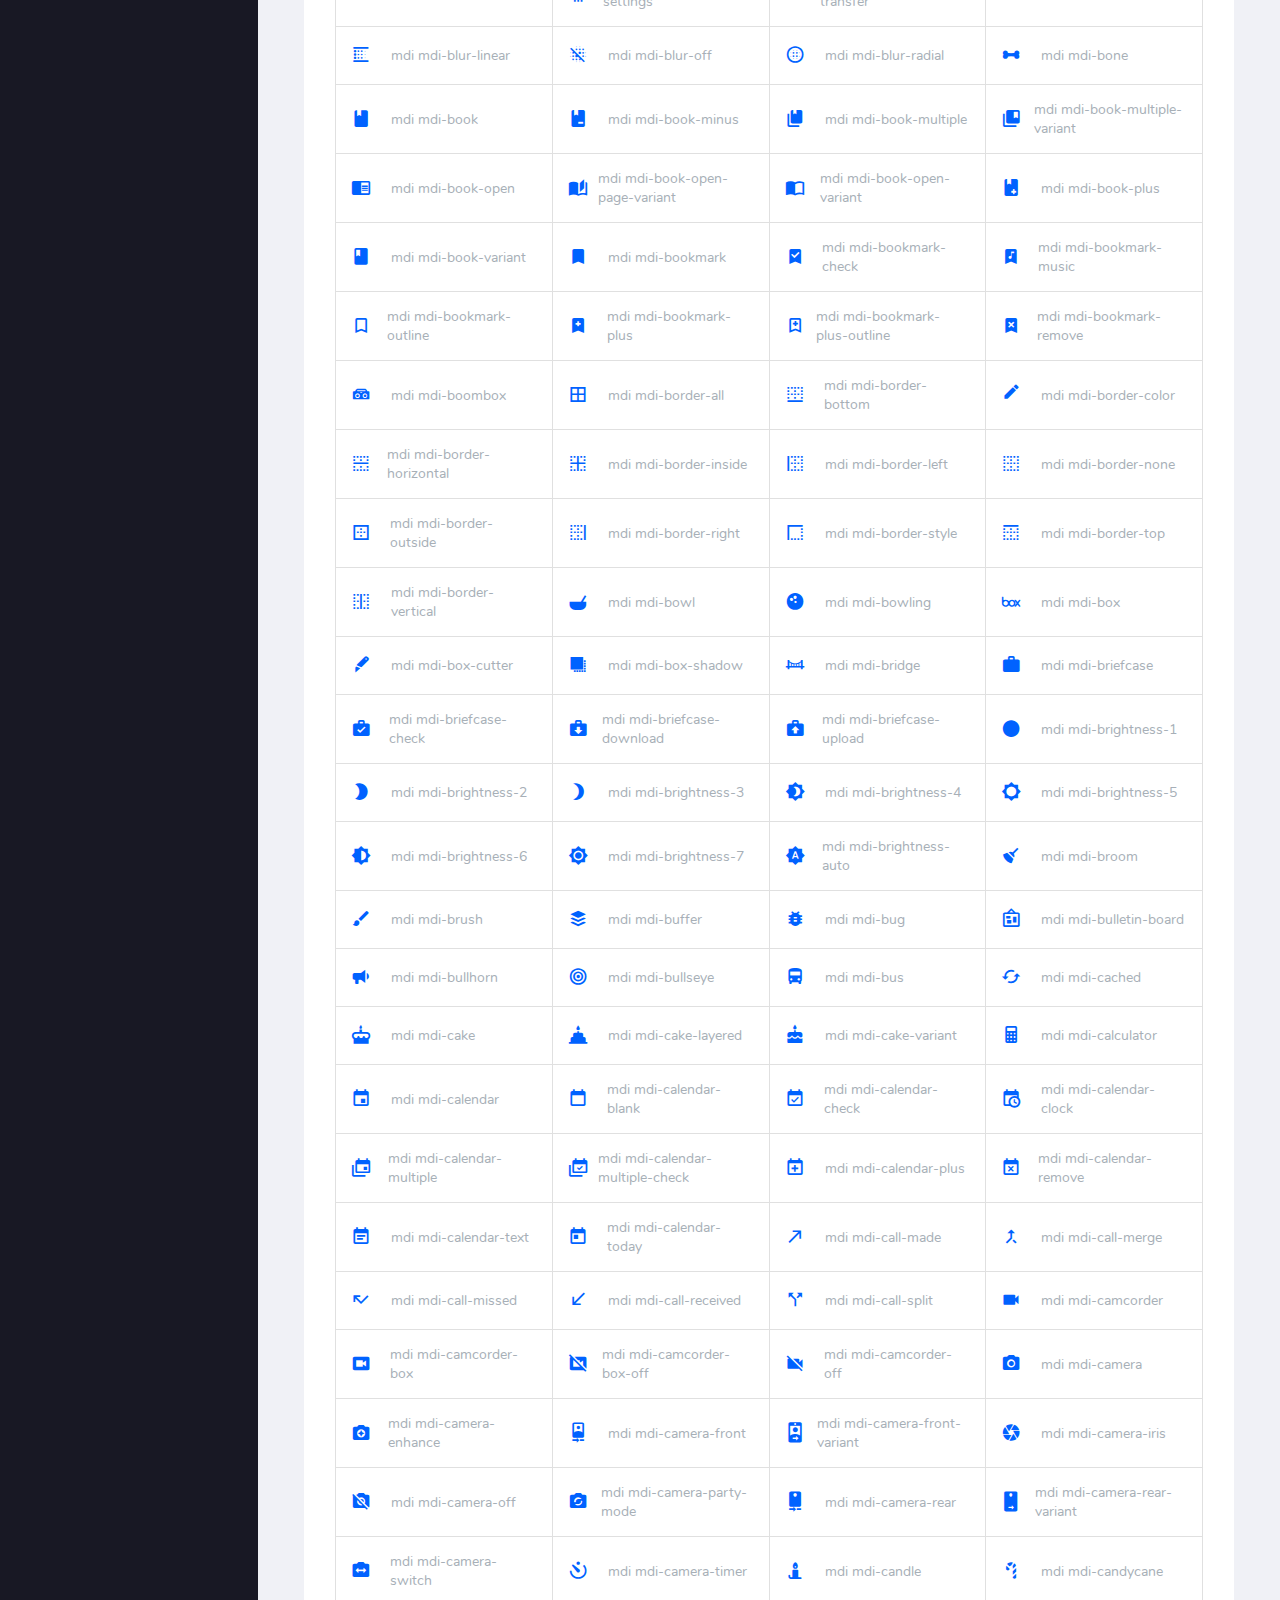
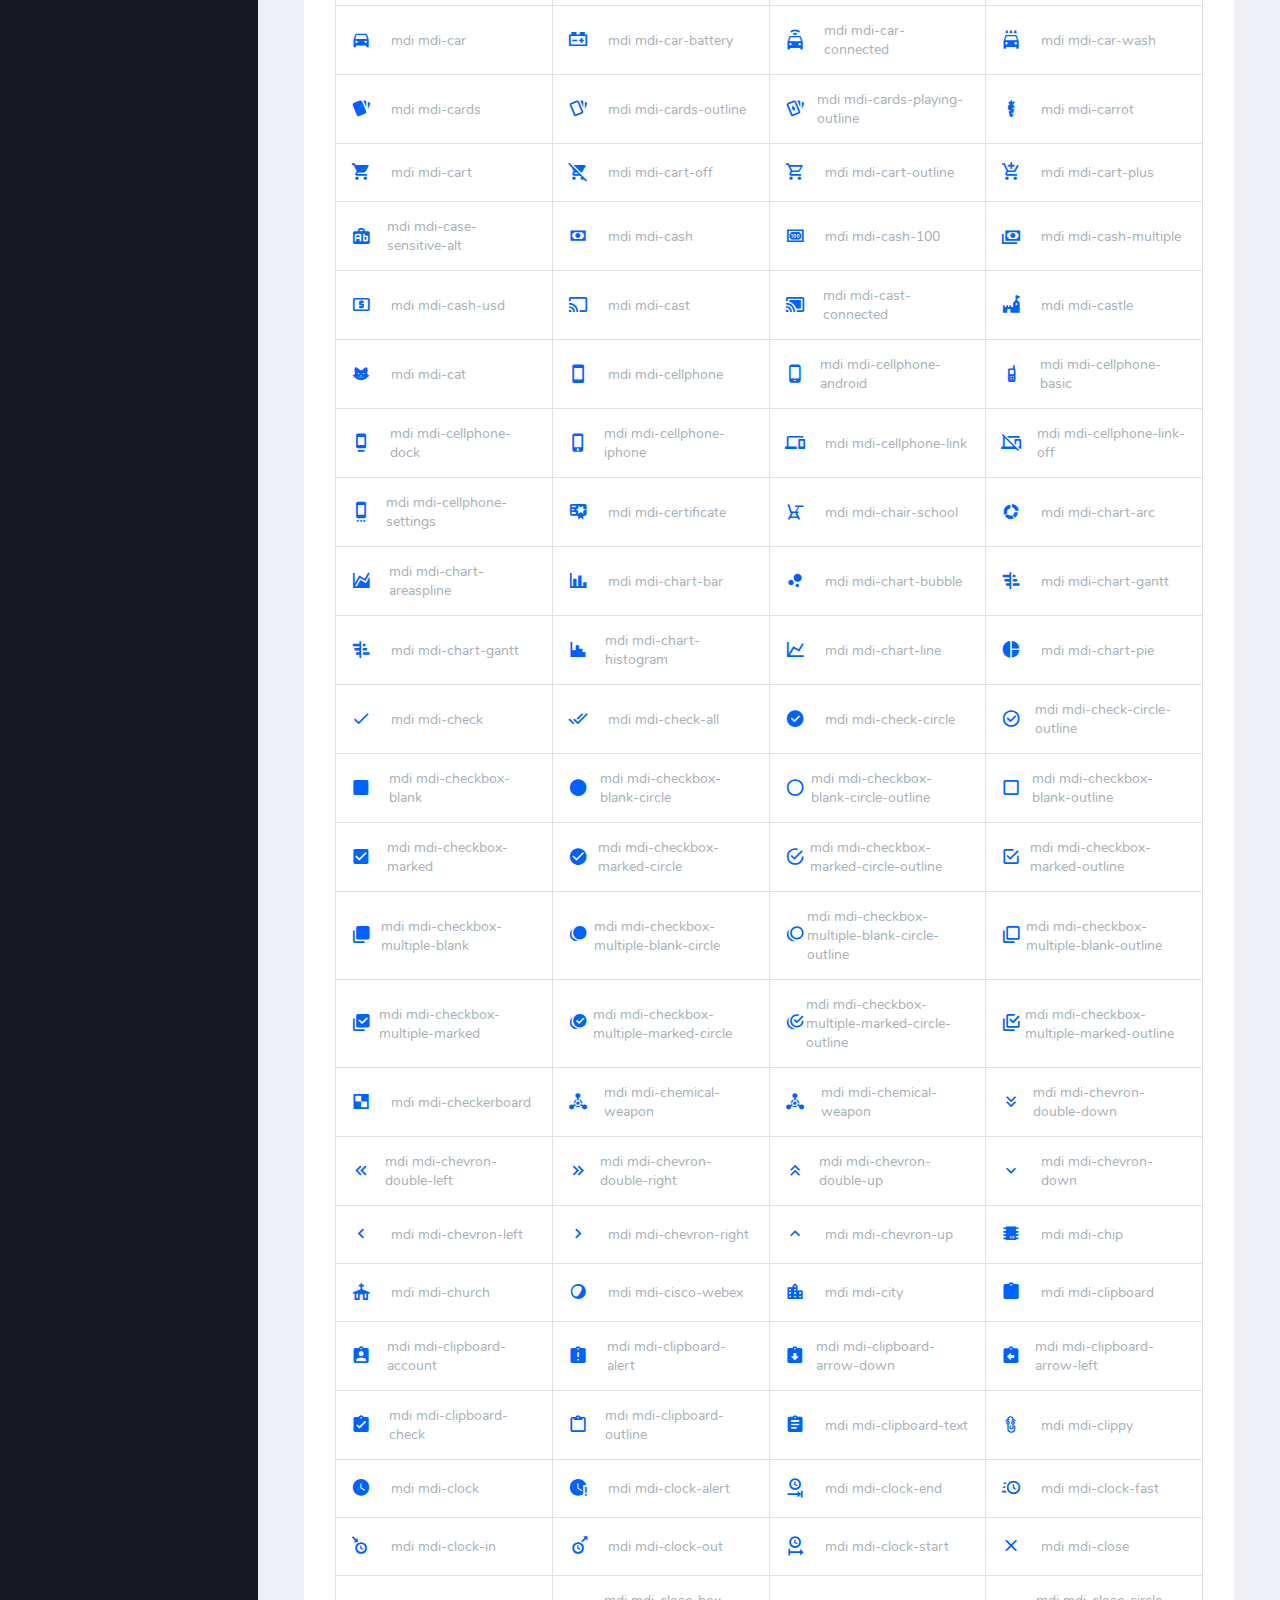
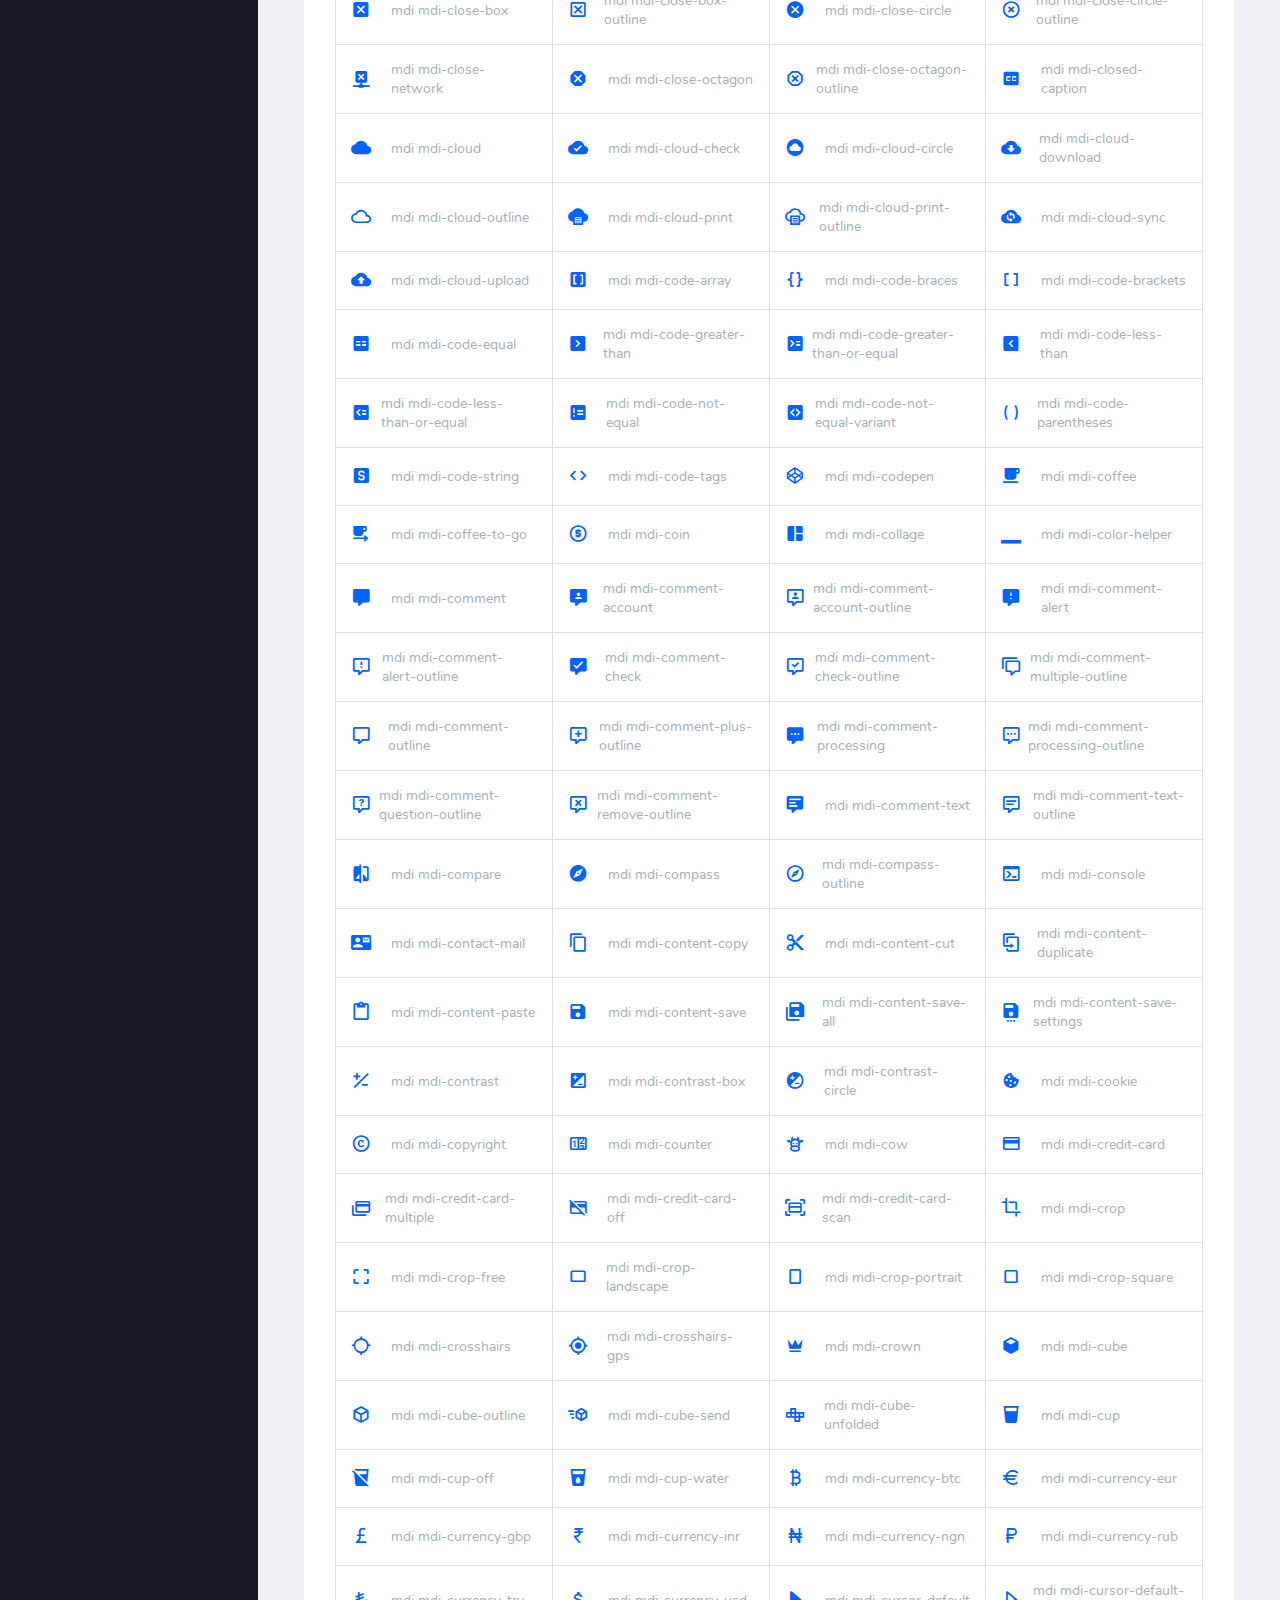
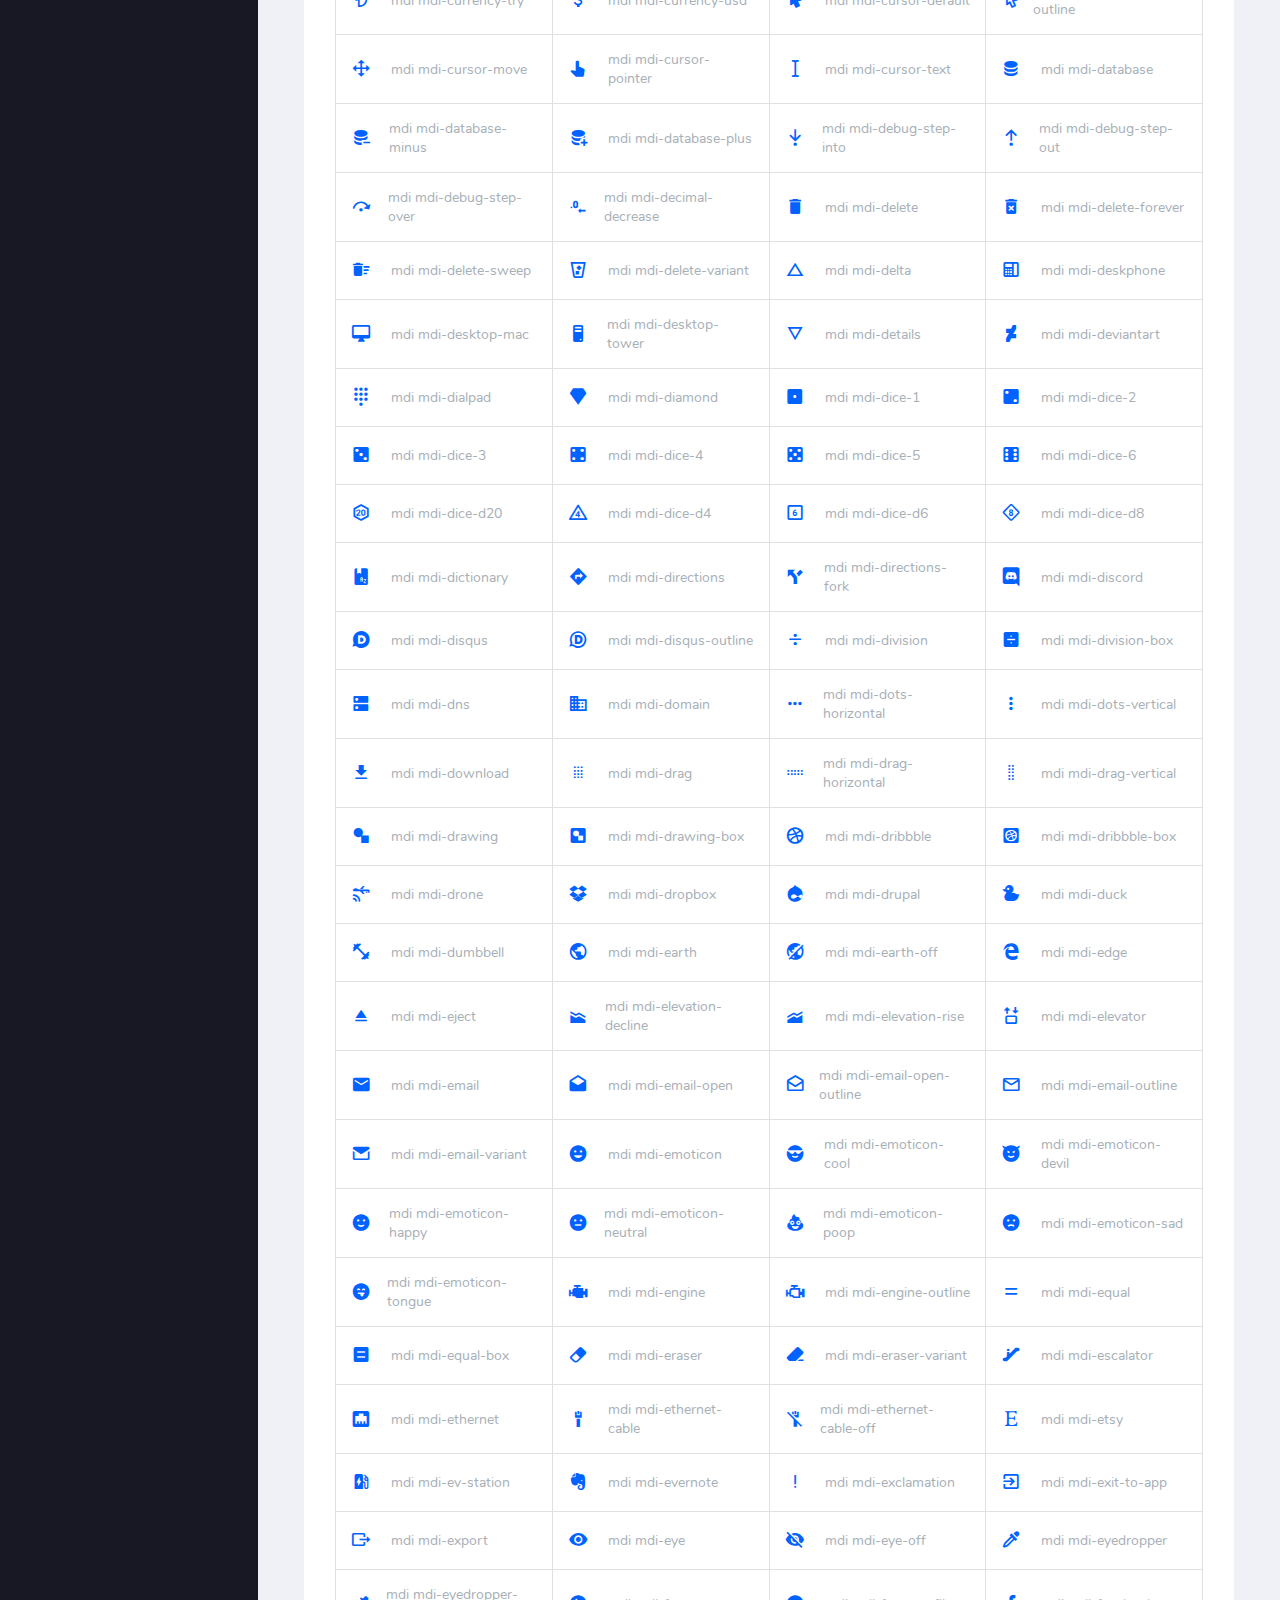
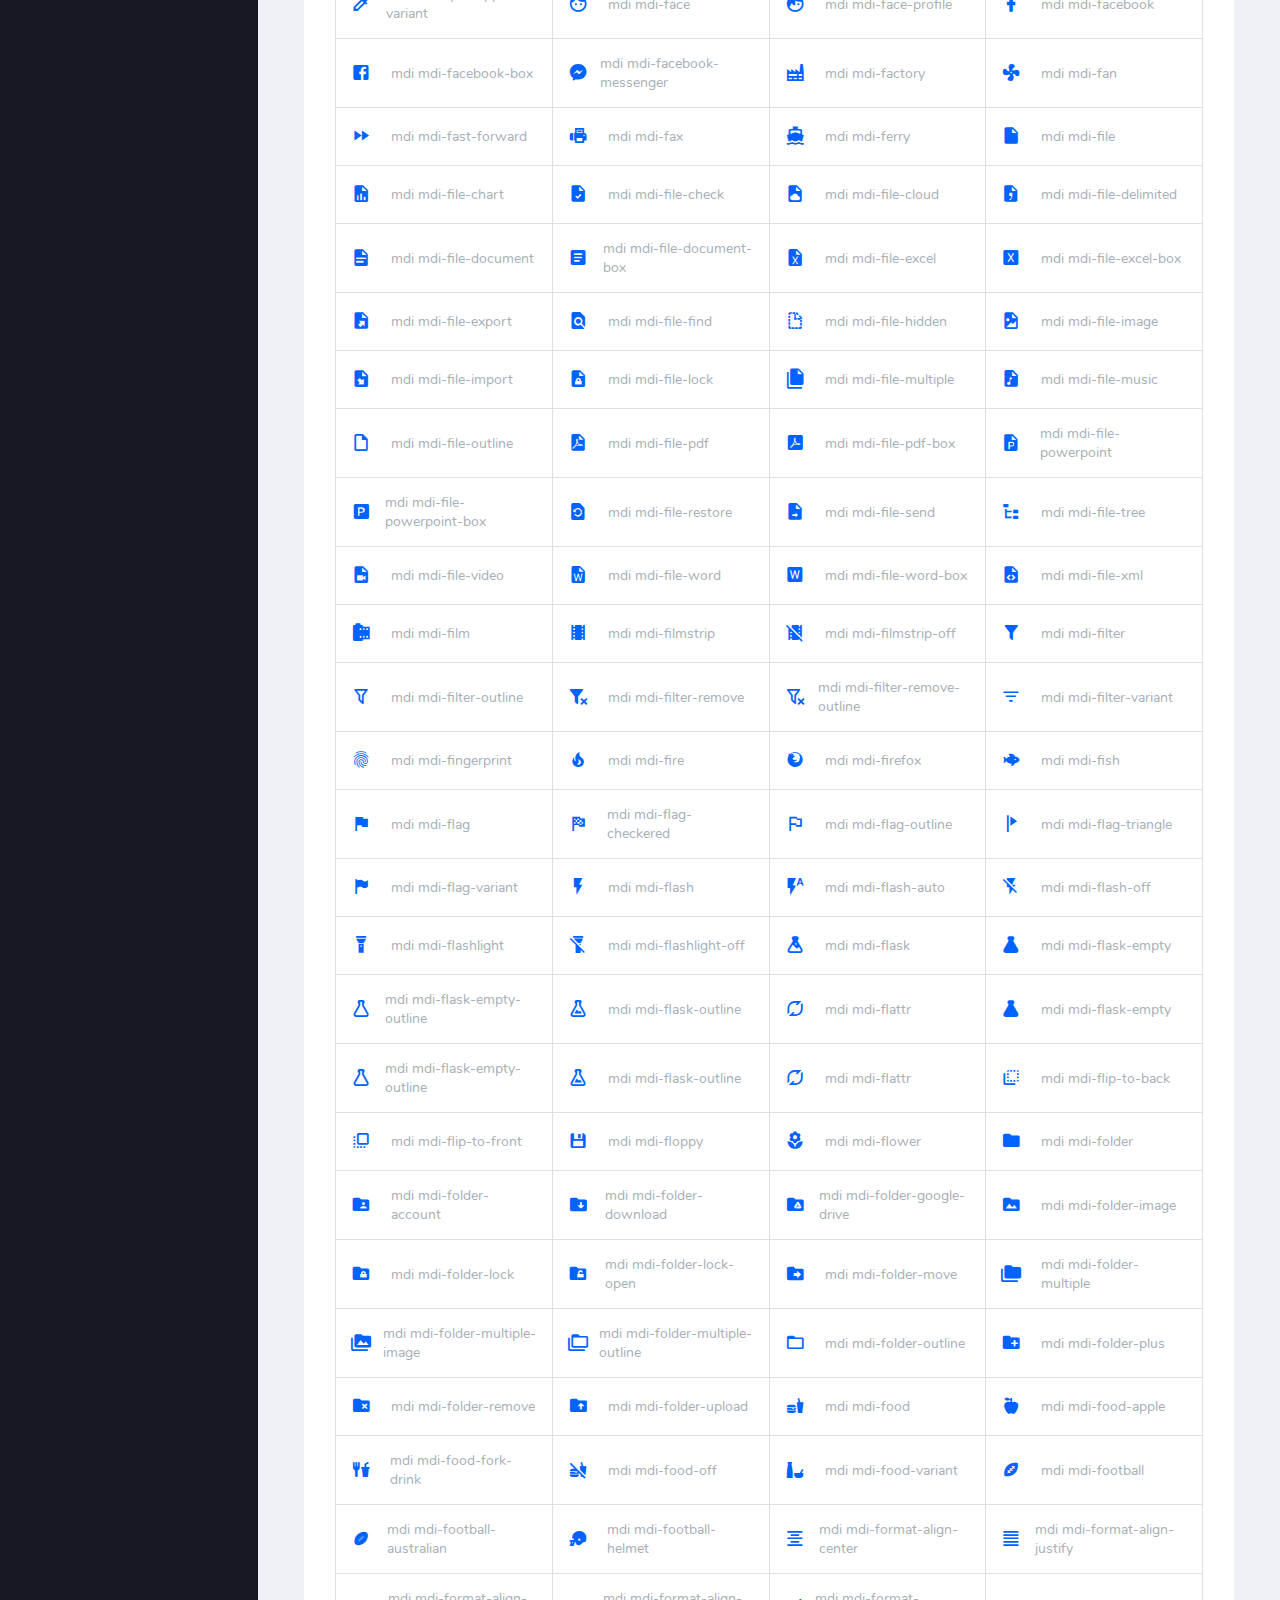
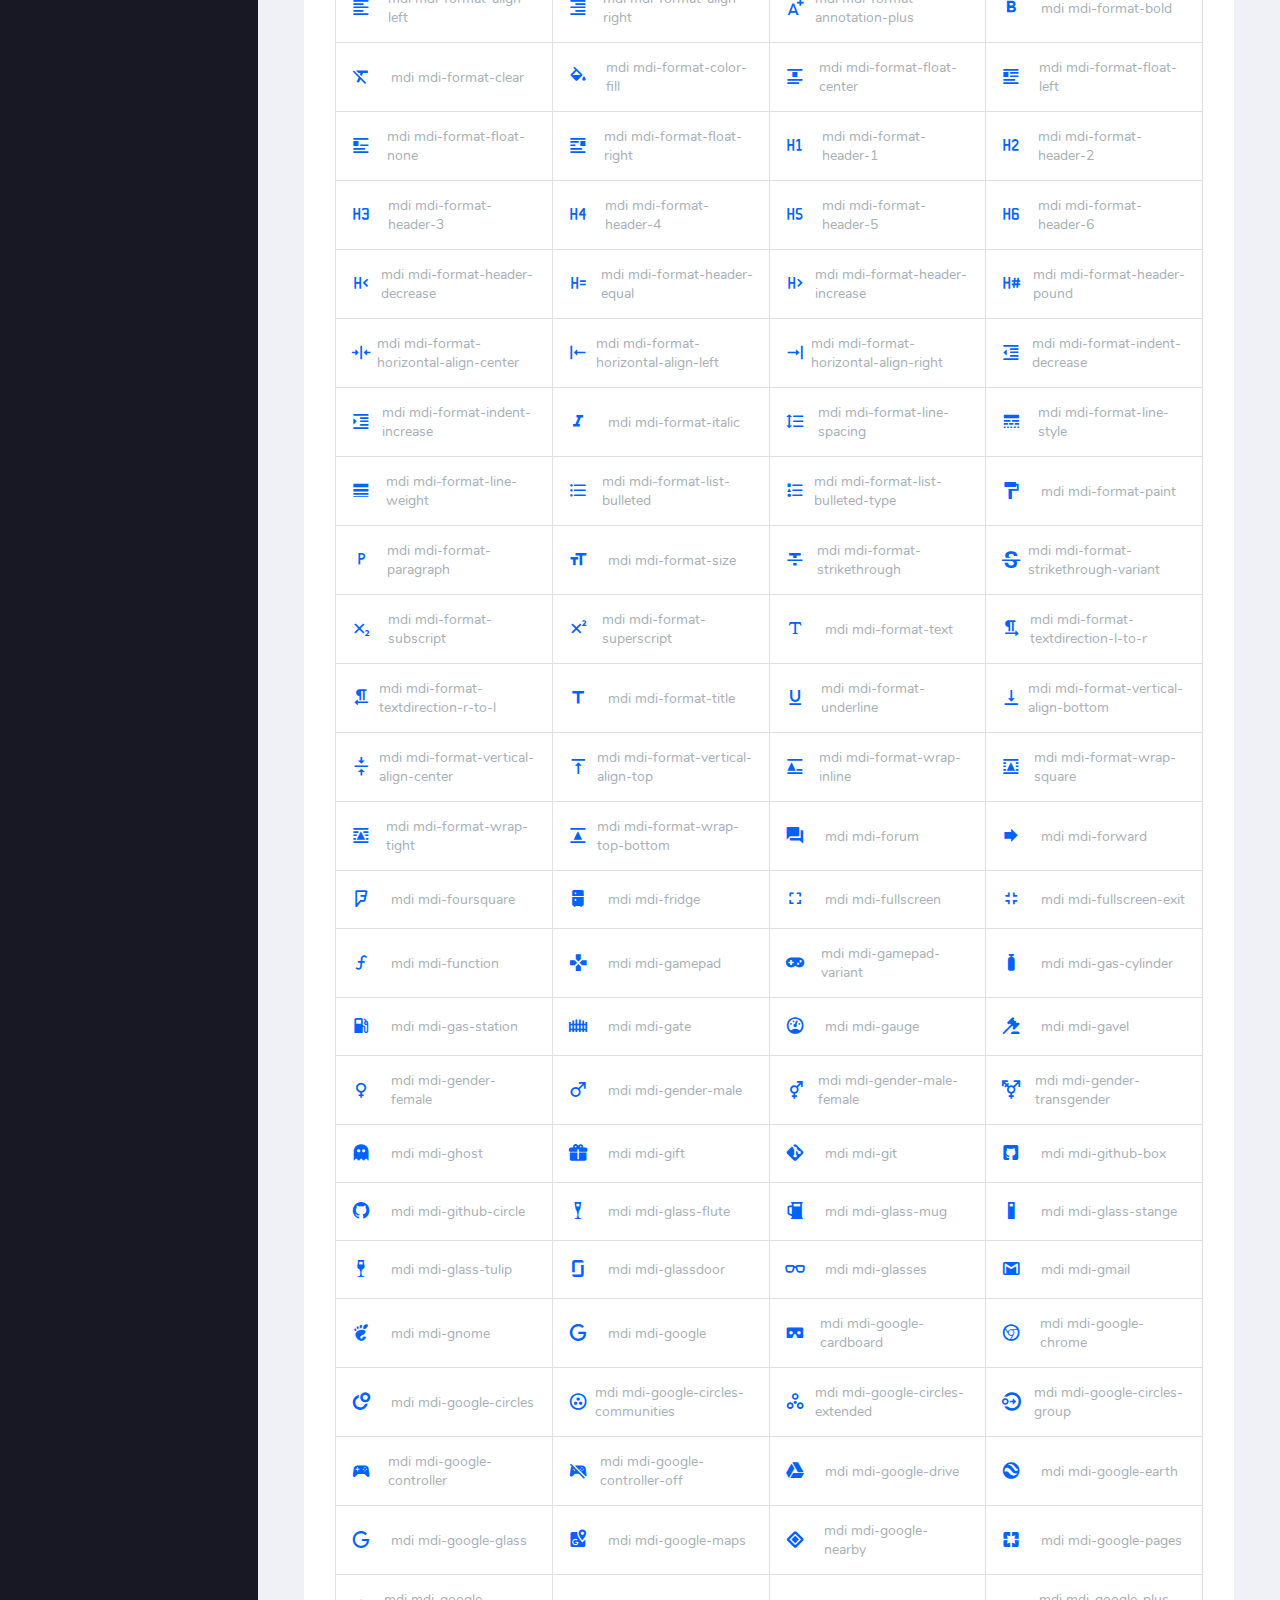
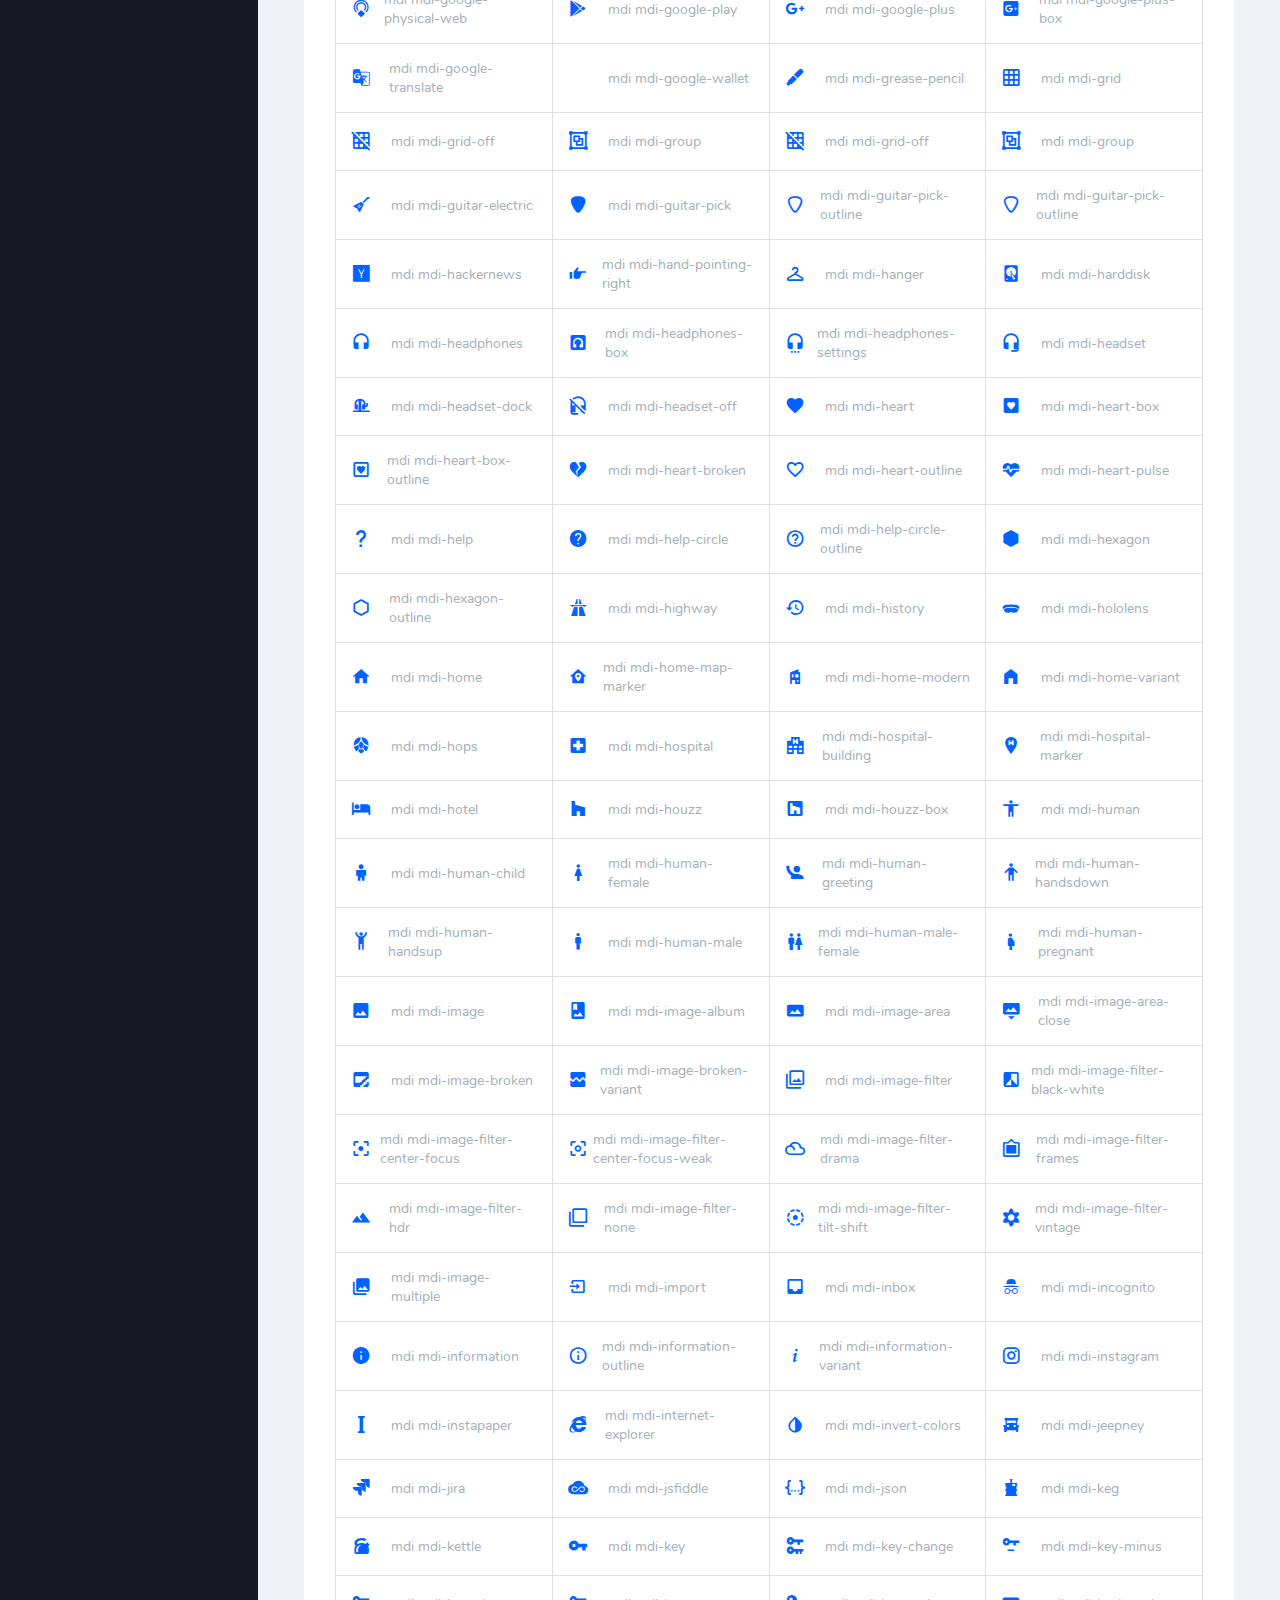
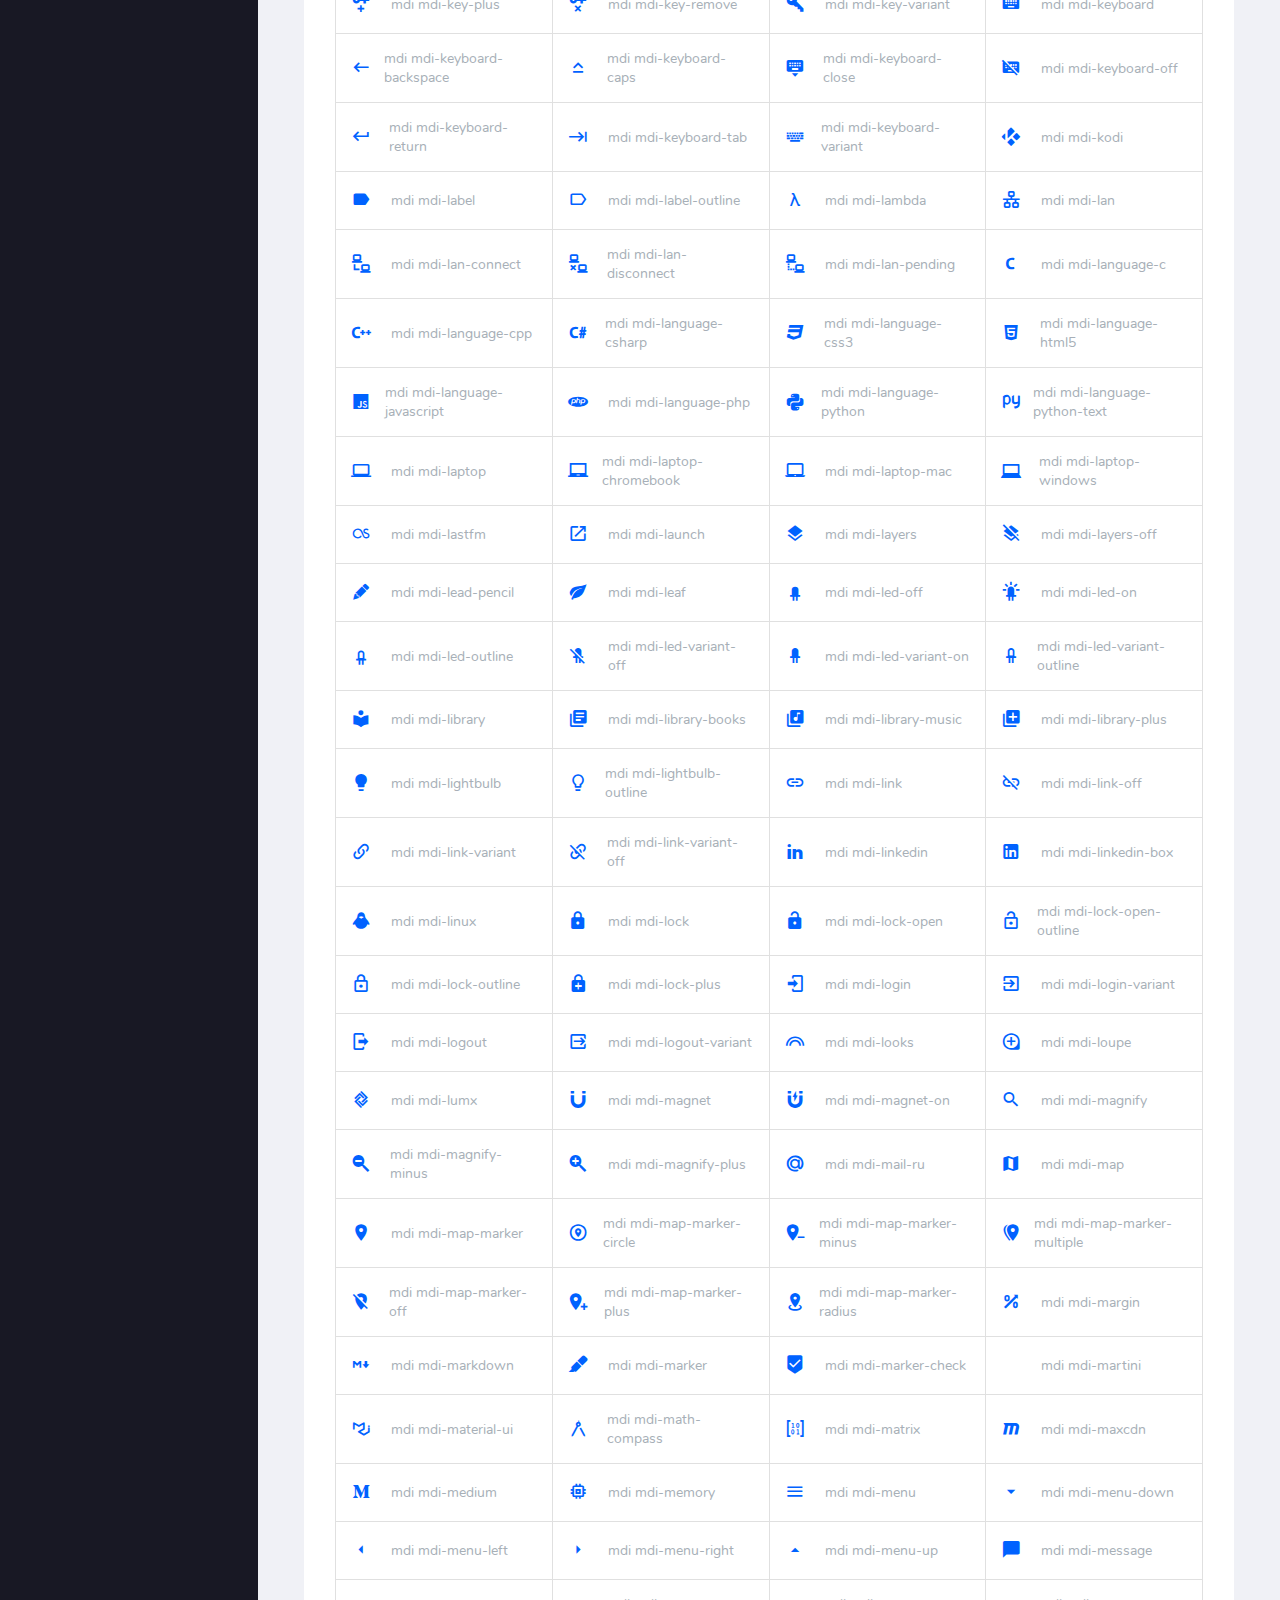
<file: connect-plus-1.0.0/pages/icons/mdi.html>
<!DOCTYPE html>
<html lang="en">
  <head>
    <!-- Required meta tags -->
    <meta charset="utf-8">
    <meta name="viewport" content="width=device-width, initial-scale=1, shrink-to-fit=no">
    <title>Connect Plus</title>
    <!-- plugins:css -->
    <link rel="stylesheet" href="../../assets/vendors/mdi/css/materialdesignicons.min.css">
    <link rel="stylesheet" href="../../assets/vendors/flag-icon-css/css/flag-icon.min.css">
    <link rel="stylesheet" href="../../assets/vendors/css/vendor.bundle.base.css">
    <!-- endinject -->
    <!-- Plugin css for this page -->
    <!-- End Plugin css for this page -->
    <!-- inject:css -->
    <!-- endinject -->
    <!-- Layout styles -->
    <link rel="stylesheet" href="../../assets/css/style.css">
    <!-- End layout styles -->
    <link rel="shortcut icon" href="../../assets/images/favicon.png" />
  </head>
  <body>
    <div class=" container-scroller">
      <!-- partial:../../partials/_navbar.html -->
      <nav class="navbar default-layout-navbar col-lg-12 col-12 p-0 fixed-top d-flex flex-row">
        <div class="text-center navbar-brand-wrapper d-flex align-items-center justify-content-center">
          <a class="navbar-brand brand-logo" href="../../index.html"><img src="../../assets/images/logo.svg" alt="logo" /></a>
          <a class="navbar-brand brand-logo-mini" href="../../index.html"><img src="../../assets/images/logo-mini.svg" alt="logo" /></a>
        </div>
        <div class="navbar-menu-wrapper d-flex align-items-stretch">
          <button class="navbar-toggler navbar-toggler align-self-center" type="button" data-toggle="minimize">
            <span class="mdi mdi-menu"></span>
          </button>
          <div class="search-field d-none d-xl-block">
            <form class="d-flex align-items-center h-100" action="#">
              <div class="input-group">
                <div class="input-group-prepend bg-transparent">
                  <i class="input-group-text border-0 mdi mdi-magnify"></i>
                </div>
                <input type="text" class="form-control bg-transparent border-0" placeholder="Search products">
              </div>
            </form>
          </div>
          <ul class="navbar-nav navbar-nav-right">
            <li class="nav-item  dropdown d-none d-md-block">
              <a class="nav-link dropdown-toggle" id="reportDropdown" href="#" data-toggle="dropdown" aria-expanded="false"> Reports </a>
              <div class="dropdown-menu navbar-dropdown" aria-labelledby="reportDropdown">
                <a class="dropdown-item" href="#">
                  <i class="mdi mdi-file-pdf mr-2"></i>PDF </a>
                <div class="dropdown-divider"></div>
                <a class="dropdown-item" href="#">
                  <i class="mdi mdi-file-excel mr-2"></i>Excel </a>
                <div class="dropdown-divider"></div>
                <a class="dropdown-item" href="#">
                  <i class="mdi mdi-file-word mr-2"></i>doc </a>
              </div>
            </li>
            <li class="nav-item  dropdown d-none d-md-block">
              <a class="nav-link dropdown-toggle" id="projectDropdown" href="#" data-toggle="dropdown" aria-expanded="false"> Projects </a>
              <div class="dropdown-menu navbar-dropdown" aria-labelledby="projectDropdown">
                <a class="dropdown-item" href="#">
                  <i class="mdi mdi-eye-outline mr-2"></i>View Project </a>
                <div class="dropdown-divider"></div>
                <a class="dropdown-item" href="#">
                  <i class="mdi mdi-pencil-outline mr-2"></i>Edit Project </a>
              </div>
            </li>
            <li class="nav-item nav-language dropdown d-none d-md-block">
              <a class="nav-link dropdown-toggle" id="languageDropdown" href="#" data-toggle="dropdown" aria-expanded="false">
                <div class="nav-language-icon">
                  <i class="flag-icon flag-icon-us" title="us" id="us"></i>
                </div>
                <div class="nav-language-text">
                  <p class="mb-1 text-black">English</p>
                </div>
              </a>
              <div class="dropdown-menu navbar-dropdown" aria-labelledby="languageDropdown">
                <a class="dropdown-item" href="#">
                  <div class="nav-language-icon mr-2">
                    <i class="flag-icon flag-icon-ae" title="ae" id="ae"></i>
                  </div>
                  <div class="nav-language-text">
                    <p class="mb-1 text-black">Arabic</p>
                  </div>
                </a>
                <div class="dropdown-divider"></div>
                <a class="dropdown-item" href="#">
                  <div class="nav-language-icon mr-2">
                    <i class="flag-icon flag-icon-gb" title="GB" id="gb"></i>
                  </div>
                  <div class="nav-language-text">
                    <p class="mb-1 text-black">English</p>
                  </div>
                </a>
              </div>
            </li>
            <li class="nav-item nav-profile dropdown">
              <a class="nav-link dropdown-toggle" id="profileDropdown" href="#" data-toggle="dropdown" aria-expanded="false">
                <div class="nav-profile-img">
                  <img src="../../assets/images/faces/face28.png" alt="image">
                </div>
                <div class="nav-profile-text">
                  <p class="mb-1 text-black">Henry Klein</p>
                </div>
              </a>
              <div class="dropdown-menu navbar-dropdown dropdown-menu-right p-0 border-0 font-size-sm" aria-labelledby="profileDropdown" data-x-placement="bottom-end">
                <div class="p-3 text-center bg-primary">
                  <img class="img-avatar img-avatar48 img-avatar-thumb" src="../../assets/images/faces/face28.png" alt="">
                </div>
                <div class="p-2">
                  <h5 class="dropdown-header text-uppercase pl-2 text-dark">User Options</h5>
                  <a class="dropdown-item py-1 d-flex align-items-center justify-content-between" href="#">
                    <span>Inbox</span>
                    <span class="p-0">
                      <span class="badge badge-primary">3</span>
                      <i class="mdi mdi-email-open-outline ml-1"></i>
                    </span>
                  </a>
                  <a class="dropdown-item py-1 d-flex align-items-center justify-content-between" href="#">
                    <span>Profile</span>
                    <span class="p-0">
                      <span class="badge badge-success">1</span>
                      <i class="mdi mdi-account-outline ml-1"></i>
                    </span>
                  </a>
                  <a class="dropdown-item py-1 d-flex align-items-center justify-content-between" href="javascript:void(0)">
                    <span>Settings</span>
                    <i class="mdi mdi-settings"></i>
                  </a>
                  <div role="separator" class="dropdown-divider"></div>
                  <h5 class="dropdown-header text-uppercase  pl-2 text-dark mt-2">Actions</h5>
                  <a class="dropdown-item py-1 d-flex align-items-center justify-content-between" href="#">
                    <span>Lock Account</span>
                    <i class="mdi mdi-lock ml-1"></i>
                  </a>
                  <a class="dropdown-item py-1 d-flex align-items-center justify-content-between" href="#">
                    <span>Log Out</span>
                    <i class="mdi mdi-logout ml-1"></i>
                  </a>
                </div>
              </div>
            </li>
            <li class="nav-item dropdown">
              <a class="nav-link count-indicator dropdown-toggle" id="messageDropdown" href="#" data-toggle="dropdown" aria-expanded="false">
                <i class="mdi mdi-email-outline"></i>
                <span class="count-symbol bg-success"></span>
              </a>
              <div class="dropdown-menu dropdown-menu-right navbar-dropdown preview-list" aria-labelledby="messageDropdown">
                <h6 class="p-3 mb-0 bg-primary text-white py-4">Messages</h6>
                <div class="dropdown-divider"></div>
                <a class="dropdown-item preview-item">
                  <div class="preview-thumbnail">
                    <img src="../../assets/images/faces/face4.jpg" alt="image" class="profile-pic">
                  </div>
                  <div class="preview-item-content d-flex align-items-start flex-column justify-content-center">
                    <h6 class="preview-subject ellipsis mb-1 font-weight-normal">Mark send you a message</h6>
                    <p class="text-gray mb-0"> 1 Minutes ago </p>
                  </div>
                </a>
                <div class="dropdown-divider"></div>
                <a class="dropdown-item preview-item">
                  <div class="preview-thumbnail">
                    <img src="../../assets/images/faces/face2.jpg" alt="image" class="profile-pic">
                  </div>
                  <div class="preview-item-content d-flex align-items-start flex-column justify-content-center">
                    <h6 class="preview-subject ellipsis mb-1 font-weight-normal">Cregh send you a message</h6>
                    <p class="text-gray mb-0"> 15 Minutes ago </p>
                  </div>
                </a>
                <div class="dropdown-divider"></div>
                <a class="dropdown-item preview-item">
                  <div class="preview-thumbnail">
                    <img src="../../assets/images/faces/face3.jpg" alt="image" class="profile-pic">
                  </div>
                  <div class="preview-item-content d-flex align-items-start flex-column justify-content-center">
                    <h6 class="preview-subject ellipsis mb-1 font-weight-normal">Profile picture updated</h6>
                    <p class="text-gray mb-0"> 18 Minutes ago </p>
                  </div>
                </a>
                <div class="dropdown-divider"></div>
                <h6 class="p-3 mb-0 text-center">4 new messages</h6>
              </div>
            </li>
            <li class="nav-item dropdown">
              <a class="nav-link count-indicator dropdown-toggle" id="notificationDropdown" href="#" data-toggle="dropdown">
                <i class="mdi mdi-bell-outline"></i>
                <span class="count-symbol bg-danger"></span>
              </a>
              <div class="dropdown-menu dropdown-menu-right navbar-dropdown preview-list" aria-labelledby="notificationDropdown">
                <h6 class="p-3 mb-0 bg-primary text-white py-4">Notifications</h6>
                <div class="dropdown-divider"></div>
                <a class="dropdown-item preview-item">
                  <div class="preview-thumbnail">
                    <div class="preview-icon bg-success">
                      <i class="mdi mdi-calendar"></i>
                    </div>
                  </div>
                  <div class="preview-item-content d-flex align-items-start flex-column justify-content-center">
                    <h6 class="preview-subject font-weight-normal mb-1">Event today</h6>
                    <p class="text-gray ellipsis mb-0"> Just a reminder that you have an event today </p>
                  </div>
                </a>
                <div class="dropdown-divider"></div>
                <a class="dropdown-item preview-item">
                  <div class="preview-thumbnail">
                    <div class="preview-icon bg-warning">
                      <i class="mdi mdi-settings"></i>
                    </div>
                  </div>
                  <div class="preview-item-content d-flex align-items-start flex-column justify-content-center">
                    <h6 class="preview-subject font-weight-normal mb-1">Settings</h6>
                    <p class="text-gray ellipsis mb-0"> Update dashboard </p>
                  </div>
                </a>
                <div class="dropdown-divider"></div>
                <a class="dropdown-item preview-item">
                  <div class="preview-thumbnail">
                    <div class="preview-icon bg-info">
                      <i class="mdi mdi-link-variant"></i>
                    </div>
                  </div>
                  <div class="preview-item-content d-flex align-items-start flex-column justify-content-center">
                    <h6 class="preview-subject font-weight-normal mb-1">Launch Admin</h6>
                    <p class="text-gray ellipsis mb-0"> New admin wow! </p>
                  </div>
                </a>
                <div class="dropdown-divider"></div>
                <h6 class="p-3 mb-0 text-center">See all notifications</h6>
              </div>
            </li>
          </ul>
          <button class="navbar-toggler navbar-toggler-right d-lg-none align-self-center" type="button" data-toggle="offcanvas">
            <span class="mdi mdi-menu"></span>
          </button>
        </div>
      </nav>
      <!-- partial -->
      <div class="container-fluid page-body-wrapper">
        <!-- partial:../../partials/_sidebar.html -->
        <nav class="sidebar sidebar-offcanvas" id="sidebar">
          <ul class="nav">
            <li class="nav-item nav-category">Main</li>
            <li class="nav-item">
              <a class="nav-link" href="../../index.html">
                <span class="icon-bg"><i class="mdi mdi-cube menu-icon"></i></span>
                <span class="menu-title">Dashboard</span>
              </a>
            </li>
            <li class="nav-item">
              <a class="nav-link" data-toggle="collapse" href="#ui-basic" aria-expanded="false" aria-controls="ui-basic">
                <span class="icon-bg"><i class="mdi mdi-crosshairs-gps menu-icon"></i></span>
                <span class="menu-title">UI Elements</span>
                <i class="menu-arrow"></i>
              </a>
              <div class="collapse" id="ui-basic">
                <ul class="nav flex-column sub-menu">
                  <li class="nav-item"> <a class="nav-link" href="../../pages/ui-features/buttons.html">Buttons</a></li>
                  <li class="nav-item"> <a class="nav-link" href="../../pages/ui-features/dropdowns.html">Dropdowns</a></li>
                  <li class="nav-item"> <a class="nav-link" href="../../pages/ui-features/typography.html">Typography</a></li>
                </ul>
              </div>
            </li>
            <li class="nav-item">
              <a class="nav-link" href="../../pages/icons/mdi.html">
                <span class="icon-bg"><i class="mdi mdi-contacts menu-icon"></i></span>
                <span class="menu-title">Icons</span>
              </a>
            </li>
            <li class="nav-item">
              <a class="nav-link" href="../../pages/forms/basic_elements.html">
                <span class="icon-bg"><i class="mdi mdi-format-list-bulleted menu-icon"></i></span>
                <span class="menu-title">Forms</span>
              </a>
            </li>
            <li class="nav-item">
              <a class="nav-link" href="../../pages/charts/chartjs.html">
                <span class="icon-bg"><i class="mdi mdi-chart-bar menu-icon"></i></span>
                <span class="menu-title">Charts</span>
              </a>
            </li>
            <li class="nav-item">
              <a class="nav-link" href="../../pages/tables/basic-table.html">
                <span class="icon-bg"><i class="mdi mdi-table-large menu-icon"></i></span>
                <span class="menu-title">Tables</span>
              </a>
            </li>
            <li class="nav-item">
              <a class="nav-link" data-toggle="collapse" href="#auth" aria-expanded="false" aria-controls="auth">
                <span class="icon-bg"><i class="mdi mdi-lock menu-icon"></i></span>
                <span class="menu-title">User Pages</span>
                <i class="menu-arrow"></i>
              </a>
              <div class="collapse" id="auth">
                <ul class="nav flex-column sub-menu">
                  <li class="nav-item"> <a class="nav-link" href="../../pages/samples/blank-page.html"> Blank Page </a></li>
                  <li class="nav-item"> <a class="nav-link" href="../../pages/samples/login.html"> Login </a></li>
                  <li class="nav-item"> <a class="nav-link" href="../../pages/samples/register.html"> Register </a></li>
                  <li class="nav-item"> <a class="nav-link" href="../../pages/samples/error-404.html"> 404 </a></li>
                  <li class="nav-item"> <a class="nav-link" href="../../pages/samples/error-500.html"> 500 </a></li>
                </ul>
              </div>
            </li>
            <li class="nav-item documentation-link">
              <a class="nav-link" href="http://www.bootstrapdash.com/demo/connect-plus-free/jquery/documentation/documentation.html" target="_blank">
                <span class="icon-bg">
                  <i class="mdi mdi-file-document-box menu-icon"></i>
                </span>
                <span class="menu-title">Documentation</span>
              </a>
            </li>
            <li class="nav-item sidebar-user-actions">
              <div class="user-details">
                <div class="d-flex justify-content-between align-items-center">
                  <div>
                    <div class="d-flex align-items-center">
                      <div class="sidebar-profile-img">
                        <img src="../../assets/images/faces/face28.png" alt="image">
                      </div>
                      <div class="sidebar-profile-text">
                        <p class="mb-1">Henry Klein</p>
                      </div>
                    </div>
                  </div>
                  <div class="badge badge-danger">3</div>
                </div>
              </div>
            </li>
            <li class="nav-item sidebar-user-actions">
              <div class="sidebar-user-menu">
                <a href="#" class="nav-link"><i class="mdi mdi-settings menu-icon"></i>
                  <span class="menu-title">Settings</span>
                </a>
              </div>
            </li>
            <li class="nav-item sidebar-user-actions">
              <div class="sidebar-user-menu">
                <a href="#" class="nav-link"><i class="mdi mdi-speedometer menu-icon"></i>
                  <span class="menu-title">Take Tour</span></a>
              </div>
            </li>
            <li class="nav-item sidebar-user-actions">
              <div class="sidebar-user-menu">
                <a href="#" class="nav-link"><i class="mdi mdi-logout menu-icon"></i>
                  <span class="menu-title">Log Out</span></a>
              </div>
            </li>
          </ul>
        </nav>
        <!-- partial -->
        <div class="main-panel">
          <div class="content-wrapper">
            <div class="page-header">
              <h3 class="page-title"> Material design icons </h3>
              <nav aria-label="breadcrumb">
                <ol class="breadcrumb">
                  <li class="breadcrumb-item"><a href="#">Icons</a></li>
                  <li class="breadcrumb-item active" aria-current="page">Material design icons</li>
                </ol>
              </nav>
            </div>
            <div class="row">
              <div class="col-lg-12 grid-margin">
                <div class="card">
                  <div class="card-body">
                    <div class="row icons-list">
                      <div class="col-sm-6 col-md-4 col-lg-3">
                        <i class="mdi mdi-access-point"></i> mdi mdi-access-point
                      </div>
                      <div class="col-sm-6 col-md-4 col-lg-3">
                        <i class="mdi mdi-access-point-network"></i> mdi mdi-access-point-network
                      </div>
                      <div class="col-sm-6 col-md-4 col-lg-3">
                        <i class="mdi mdi-account"></i> mdi mdi-account
                      </div>
                      <div class="col-sm-6 col-md-4 col-lg-3">
                        <i class="mdi mdi-account-box"></i> mdi mdi-account-box
                      </div>
                      <div class="col-sm-6 col-md-4 col-lg-3">
                        <i class="mdi mdi-account-box-outline"></i> mdi mdi-account-box-outline
                      </div>
                      <div class="col-sm-6 col-md-4 col-lg-3">
                        <i class="mdi mdi-account-card-details"></i> mdi mdi-account-card-details
                      </div>
                      <div class="col-sm-6 col-md-4 col-lg-3">
                        <i class="mdi mdi-account-check"></i> mdi mdi-account-check
                      </div>
                      <div class="col-sm-6 col-md-4 col-lg-3">
                        <i class="mdi mdi-account-circle"></i> mdi mdi-account-circle
                      </div>
                      <div class="col-sm-6 col-md-4 col-lg-3">
                        <i class="mdi mdi-account-convert"></i> mdi mdi-account-convert
                      </div>
                      <div class="col-sm-6 col-md-4 col-lg-3">
                        <i class="mdi mdi-account-key"></i> mdi mdi-account-key
                      </div>
                      <div class="col-sm-6 col-md-4 col-lg-3">
                        <i class="mdi mdi-account-minus"></i> mdi mdi-account-minus
                      </div>
                      <div class="col-sm-6 col-md-4 col-lg-3">
                        <i class="mdi mdi-account-multiple"></i> mdi mdi-account-multiple
                      </div>
                      <div class="col-sm-6 col-md-4 col-lg-3">
                        <i class="mdi mdi-account-multiple-minus"></i> mdi mdi-account-multiple-minus
                      </div>
                      <div class="col-sm-6 col-md-4 col-lg-3">
                        <i class="mdi mdi-account-multiple-outline"></i> mdi mdi-account-multiple-outline
                      </div>
                      <div class="col-sm-6 col-md-4 col-lg-3">
                        <i class="mdi mdi-account-multiple-plus"></i> mdi mdi-account-multiple-plus
                      </div>
                      <div class="col-sm-6 col-md-4 col-lg-3">
                        <i class="mdi mdi-account-network"></i> mdi mdi-account-network
                      </div>
                      <div class="col-sm-6 col-md-4 col-lg-3">
                        <i class="mdi mdi-account-off"></i> mdi mdi-account-off
                      </div>
                      <div class="col-sm-6 col-md-4 col-lg-3">
                        <i class="mdi mdi-account-outline"></i> mdi mdi-account-outline
                      </div>
                      <div class="col-sm-6 col-md-4 col-lg-3">
                        <i class="mdi mdi-account-plus"></i> mdi mdi-account-plus
                      </div>
                      <div class="col-sm-6 col-md-4 col-lg-3">
                        <i class="mdi mdi-account-remove"></i> mdi mdi-account-remove
                      </div>
                      <div class="col-sm-6 col-md-4 col-lg-3">
                        <i class="mdi mdi-account-search"></i> mdi mdi-account-search
                      </div>
                      <div class="col-sm-6 col-md-4 col-lg-3">
                        <i class="mdi mdi-account-settings"></i> mdi mdi-account-settings
                      </div>
                      <div class="col-sm-6 col-md-4 col-lg-3">
                        <i class="mdi mdi-account-star"></i> mdi mdi-account-star
                      </div>
                      <div class="col-sm-6 col-md-4 col-lg-3">
                        <i class="mdi mdi-account-switch"></i> mdi mdi-account-switch
                      </div>
                      <div class="col-sm-6 col-md-4 col-lg-3">
                        <i class="mdi mdi-adjust"></i> mdi mdi-adjust
                      </div>
                      <div class="col-sm-6 col-md-4 col-lg-3">
                        <i class="mdi mdi-air-conditioner"></i> mdi mdi-air-conditioner
                      </div>
                      <div class="col-sm-6 col-md-4 col-lg-3">
                        <i class="mdi mdi-airballoon"></i> mdi mdi-airballoon
                      </div>
                      <div class="col-sm-6 col-md-4 col-lg-3">
                        <i class="mdi mdi-airplane"></i> mdi mdi-airplane
                      </div>
                      <div class="col-sm-6 col-md-4 col-lg-3">
                        <i class="mdi mdi-airplane-landing"></i> mdi mdi-airplane-landing
                      </div>
                      <div class="col-sm-6 col-md-4 col-lg-3">
                        <i class="mdi mdi-airplane-off"></i> mdi mdi-airplane-off
                      </div>
                      <div class="col-sm-6 col-md-4 col-lg-3">
                        <i class="mdi mdi-airplane-takeoff"></i> mdi mdi-airplane-takeoff
                      </div>
                      <div class="col-sm-6 col-md-4 col-lg-3">
                        <i class="mdi mdi-airplay"></i> mdi mdi-airplay
                      </div>
                      <div class="col-sm-6 col-md-4 col-lg-3">
                        <i class="mdi mdi-alarm"></i> mdi mdi-alarm
                      </div>
                      <div class="col-sm-6 col-md-4 col-lg-3">
                        <i class="mdi mdi-alarm-check"></i> mdi mdi-alarm-check
                      </div>
                      <div class="col-sm-6 col-md-4 col-lg-3">
                        <i class="mdi mdi-alarm-multiple"></i> mdi mdi-alarm-multiple
                      </div>
                      <div class="col-sm-6 col-md-4 col-lg-3">
                        <i class="mdi mdi-alarm-off"></i> mdi mdi-alarm-off
                      </div>
                      <div class="col-sm-6 col-md-4 col-lg-3">
                        <i class="mdi mdi-alarm-plus"></i> mdi mdi-alarm-plus
                      </div>
                      <div class="col-sm-6 col-md-4 col-lg-3">
                        <i class="mdi mdi-album"></i> mdi mdi-albums
                      </div>
                      <div class="col-sm-6 col-md-4 col-lg-3">
                        <i class="mdi mdi-alert"></i> mdi mdi-alert
                      </div>
                      <div class="col-sm-6 col-md-4 col-lg-3">
                        <i class="mdi mdi-alert-box"></i> mdi mdi-alert-box
                      </div>
                      <div class="col-sm-6 col-md-4 col-lg-3">
                        <i class="mdi mdi-alert-circle"></i> mdi mdi-alert-circle
                      </div>
                      <div class="col-sm-6 col-md-4 col-lg-3">
                        <i class="mdi mdi-alert-circle-outline"></i> mdi mdi-alert-circle-outline
                      </div>
                      <div class="col-sm-6 col-md-4 col-lg-3">
                        <i class="mdi mdi-alert-octagon"></i> mdi mdi-alert-octagon
                      </div>
                      <div class="col-sm-6 col-md-4 col-lg-3">
                        <i class="mdi mdi-alert-outline"></i> mdi mdi-alert-outline
                      </div>
                      <div class="col-sm-6 col-md-4 col-lg-3">
                        <i class="mdi mdi-alpha"></i> mdi mdi-alpha
                      </div>
                      <div class="col-sm-6 col-md-4 col-lg-3">
                        <i class="mdi mdi-alphabetical"></i> mdi mdi-alphabetical
                      </div>
                      <div class="col-sm-6 col-md-4 col-lg-3">
                        <i class="mdi mdi-altimeter"></i> mdi mdi-altimeter
                      </div>
                      <div class="col-sm-6 col-md-4 col-lg-3">
                        <i class="mdi mdi-amazon"></i> mdi mdi-amazon
                      </div>
                      <div class="col-sm-6 col-md-4 col-lg-3">
                        <i class="mdi mdi-ambulance"></i> mdi mdi-ambulance
                      </div>
                      <div class="col-sm-6 col-md-4 col-lg-3">
                        <i class="mdi mdi-amplifier"></i> mdi mdi-amplifier
                      </div>
                      <div class="col-sm-6 col-md-4 col-lg-3">
                        <i class="mdi mdi-anchor"></i> mdi mdi-anchor
                      </div>
                      <div class="col-sm-6 col-md-4 col-lg-3">
                        <i class="mdi mdi-android"></i> mdi mdi-android
                      </div>
                      <div class="col-sm-6 col-md-4 col-lg-3">
                        <i class="mdi mdi-android-debug-bridge"></i> mdi mdi-android-debug-bridge
                      </div>
                      <div class="col-sm-6 col-md-4 col-lg-3">
                        <i class="mdi mdi-android-studio"></i> mdi mdi-android-studio
                      </div>
                      <div class="col-sm-6 col-md-4 col-lg-3">
                        <i class="mdi mdi-animation"></i> mdi mdi-animation
                      </div>
                      <div class="col-sm-6 col-md-4 col-lg-3">
                        <i class="mdi mdi-apple"></i> mdi mdi-apple
                      </div>
                      <div class="col-sm-6 col-md-4 col-lg-3">
                        <i class="mdi mdi-apple-finder"></i> mdi mdi-apple-finder
                      </div>
                      <div class="col-sm-6 col-md-4 col-lg-3">
                        <i class="mdi mdi-apple-ios"></i> mdi mdi-apple-ios
                      </div>
                      <div class="col-sm-6 col-md-4 col-lg-3">
                        <i class="mdi mdi-apple-keyboard-caps"></i> mdi mdi-apple-keyboard-caps
                      </div>
                      <div class="col-sm-6 col-md-4 col-lg-3">
                        <i class="mdi mdi-apple-keyboard-command"></i> mdi mdi-apple-keyboard-command
                      </div>
                      <div class="col-sm-6 col-md-4 col-lg-3">
                        <i class="mdi mdi-apple-keyboard-control"></i> mdi mdi-apple-keyboard-control
                      </div>
                      <div class="col-sm-6 col-md-4 col-lg-3">
                        <i class="mdi mdi-apple-keyboard-option"></i> mdi mdi-apple-keyboard-option
                      </div>
                      <div class="col-sm-6 col-md-4 col-lg-3">
                        <i class="mdi mdi-apple-keyboard-shift"></i> mdi mdi-apple-keyboard-shift
                      </div>
                      <div class="col-sm-6 col-md-4 col-lg-3">
                        <i class="mdi mdi-apple-safari"></i> mdi mdi-apple-safari
                      </div>
                      <div class="col-sm-6 col-md-4 col-lg-3">
                        <i class="mdi mdi-application"></i> mdi mdi-application
                      </div>
                      <div class="col-sm-6 col-md-4 col-lg-3">
                        <i class="mdi mdi-apps"></i> mdi mdi-apps
                      </div>
                      <div class="col-sm-6 col-md-4 col-lg-3">
                        <i class="mdi mdi-archive"></i> mdi mdi-archive
                      </div>
                      <div class="col-sm-6 col-md-4 col-lg-3">
                        <i class="mdi mdi-arrange-bring-forward"></i> mdi mdi-arrange-bring-forward
                      </div>
                      <div class="col-sm-6 col-md-4 col-lg-3">
                        <i class="mdi mdi-arrange-bring-to-front"></i> mdi mdi-arrange-bring-to-front
                      </div>
                      <div class="col-sm-6 col-md-4 col-lg-3">
                        <i class="mdi mdi-arrange-send-backward"></i> mdi mdi-arrange-send-backward
                      </div>
                      <div class="col-sm-6 col-md-4 col-lg-3">
                        <i class="mdi mdi-arrange-send-to-back"></i> mdi mdi-arrange-send-to-back
                      </div>
                      <div class="col-sm-6 col-md-4 col-lg-3">
                        <i class="mdi mdi-arrow-all"></i> mdi mdi-arrow-all
                      </div>
                      <div class="col-sm-6 col-md-4 col-lg-3">
                        <i class="mdi mdi-arrow-bottom-left"></i> mdi mdi-arrow-bottom-left
                      </div>
                      <div class="col-sm-6 col-md-4 col-lg-3">
                        <i class="mdi mdi-arrow-bottom-right"></i> mdi mdi-arrow-bottom-right
                      </div>
                      <div class="col-sm-6 col-md-4 col-lg-3">
                        <i class="mdi mdi-arrow-down"></i> mdi mdi-arrow-down
                      </div>
                      <div class="col-sm-6 col-md-4 col-lg-3">
                        <i class="mdi mdi-arrow-down"></i> mdi mdi-arrow-down
                      </div>
                      <div class="col-sm-6 col-md-4 col-lg-3">
                        <i class="mdi mdi-arrow-down-bold-circle"></i> mdi mdi-arrow-down-bold-circle
                      </div>
                      <div class="col-sm-6 col-md-4 col-lg-3">
                        <i class="mdi mdi-arrow-down-bold-circle-outline"></i> mdi mdi-arrow-down-bold-circle-outline
                      </div>
                      <div class="col-sm-6 col-md-4 col-lg-3">
                        <i class="mdi mdi-arrow-down-bold-hexagon-outline"></i> mdi mdi-arrow-down-bold-hexagon-outline
                      </div>
                      <div class="col-sm-6 col-md-4 col-lg-3">
                        <i class="mdi mdi-arrow-down-drop-circle"></i> mdi mdi-arrow-down-drop-circle
                      </div>
                      <div class="col-sm-6 col-md-4 col-lg-3">
                        <i class="mdi mdi-arrow-down-drop-circle-outline"></i> mdi mdi-arrow-down-drop-circle-outline
                      </div>
                      <div class="col-sm-6 col-md-4 col-lg-3">
                        <i class="mdi mdi-arrow-expand"></i> mdi mdi-arrow-expand
                      </div>
                      <div class="col-sm-6 col-md-4 col-lg-3">
                        <i class="mdi mdi-arrow-expand-all"></i> mdi mdi-arrow-expand-all
                      </div>
                      <div class="col-sm-6 col-md-4 col-lg-3">
                        <i class="mdi mdi-arrow-left"></i> mdi mdi-arrow-left
                      </div>
                      <div class="col-sm-6 col-md-4 col-lg-3">
                        <i class="mdi mdi-arrow-left-bold"></i> mdi mdi-arrow-left-bold
                      </div>
                      <div class="col-sm-6 col-md-4 col-lg-3">
                        <i class="mdi mdi-arrow-left-bold-circle"></i> mdi mdi-arrow-left-bold-circle
                      </div>
                      <div class="col-sm-6 col-md-4 col-lg-3">
                        <i class="mdi mdi-arrow-left-bold-circle-outline"></i> mdi mdi-arrow-left-bold-circle-outline
                      </div>
                      <div class="col-sm-6 col-md-4 col-lg-3">
                        <i class="mdi mdi-arrow-left-bold-hexagon-outline"></i> mdi mdi-arrow-left-bold-hexagon-outline
                      </div>
                      <div class="col-sm-6 col-md-4 col-lg-3">
                        <i class="mdi mdi-arrow-left-drop-circle"></i> mdi mdi-arrow-left-drop-circle
                      </div>
                      <div class="col-sm-6 col-md-4 col-lg-3">
                        <i class="mdi mdi-arrow-left-drop-circle-outline"></i> mdi mdi-arrow-left-drop-circle-outline
                      </div>
                      <div class="col-sm-6 col-md-4 col-lg-3">
                        <i class="mdi mdi-arrow-right"></i> mdi mdi-arrow-right
                      </div>
                      <div class="col-sm-6 col-md-4 col-lg-3">
                        <i class="mdi mdi-arrow-right-bold"></i> mdi mdi-arrow-right-bold
                      </div>
                      <div class="col-sm-6 col-md-4 col-lg-3">
                        <i class="mdi mdi-arrow-right-bold-circle"></i> mdi mdi-arrow-right-bold-circle
                      </div>
                      <div class="col-sm-6 col-md-4 col-lg-3">
                        <i class="mdi mdi-arrow-right-bold-circle-outline"></i> mdi mdi-arrow-right-bold-circle-outline
                      </div>
                      <div class="col-sm-6 col-md-4 col-lg-3">
                        <i class="mdi mdi-arrow-right-bold-hexagon-outline"></i> mdi mdi-arrow-right-bold-hexagon-outline
                      </div>
                      <div class="col-sm-6 col-md-4 col-lg-3">
                        <i class="mdi mdi-arrow-right-drop-circle"></i> mdi mdi-arrow-right-drop-circle
                      </div>
                      <div class="col-sm-6 col-md-4 col-lg-3">
                        <i class="mdi mdi-arrow-right-drop-circle-outline"></i> mdi mdi-arrow-right-drop-circle-outline
                      </div>
                      <div class="col-sm-6 col-md-4 col-lg-3">
                        <i class="mdi mdi-arrow-top-left"></i> mdi mdi-arrow-top-left
                      </div>
                      <div class="col-sm-6 col-md-4 col-lg-3">
                        <i class="mdi mdi-arrow-top-right"></i> mdi mdi-arrow-top-right
                      </div>
                      <div class="col-sm-6 col-md-4 col-lg-3">
                        <i class="mdi mdi-arrow-up"></i> mdi mdi-arrow-up
                      </div>
                      <div class="col-sm-6 col-md-4 col-lg-3">
                        <i class="mdi mdi-arrow-up-bold"></i> mdi mdi-arrow-up-bold
                      </div>
                      <div class="col-sm-6 col-md-4 col-lg-3">
                        <i class="mdi mdi-arrow-up-bold-circle"></i> mdi mdi-arrow-up-bold-circle
                      </div>
                      <div class="col-sm-6 col-md-4 col-lg-3">
                        <i class="mdi mdi-arrow-up-bold-circle-outline"></i> mdi mdi-arrow-up-bold-circle-outline
                      </div>
                      <div class="col-sm-6 col-md-4 col-lg-3">
                        <i class="mdi mdi-arrow-up-bold-hexagon-outline"></i> mdi mdi-arrow-up-bold-hexagon-outline
                      </div>
                      <div class="col-sm-6 col-md-4 col-lg-3">
                        <i class="mdi mdi-arrow-up-drop-circle"></i> mdi mdi-arrow-up-drop-circle
                      </div>
                      <div class="col-sm-6 col-md-4 col-lg-3">
                        <i class="mdi mdi-arrow-up-drop-circle-outline"></i> mdi mdi-arrow-up-drop-circle-outline
                      </div>
                      <div class="col-sm-6 col-md-4 col-lg-3">
                        <i class="mdi mdi-assistant"></i> mdi mdi-assistant
                      </div>
                      <div class="col-sm-6 col-md-4 col-lg-3">
                        <i class="mdi mdi-at"></i> mdi mdi-at
                      </div>
                      <div class="col-sm-6 col-md-4 col-lg-3">
                        <i class="mdi mdi-attachment"></i> mdi mdi-attachment
                      </div>
                      <div class="col-sm-6 col-md-4 col-lg-3">
                        <i class="mdi mdi-audiobook"></i> mdi mdi-audiobook
                      </div>
                      <div class="col-sm-6 col-md-4 col-lg-3">
                        <i class="mdi mdi-auto-fix"></i> mdi mdi-auto-fix
                      </div>
                      <div class="col-sm-6 col-md-4 col-lg-3">
                        <i class="mdi mdi-auto-upload"></i> mdi mdi-auto-upload
                      </div>
                      <div class="col-sm-6 col-md-4 col-lg-3">
                        <i class="mdi mdi-autorenew"></i> mdi mdi-autorenew
                      </div>
                      <div class="col-sm-6 col-md-4 col-lg-3">
                        <i class="mdi mdi-av-timer"></i> mdi mdi-av-timer
                      </div>
                      <div class="col-sm-6 col-md-4 col-lg-3">
                        <i class="mdi mdi-baby"></i> mdi mdi-baby
                      </div>
                      <div class="col-sm-6 col-md-4 col-lg-3">
                        <i class="mdi mdi-backburger"></i> mdi mdi-backburger
                      </div>
                      <div class="col-sm-6 col-md-4 col-lg-3">
                        <i class="mdi mdi-backspace"></i> mdi mdi-backspace
                      </div>
                      <div class="col-sm-6 col-md-4 col-lg-3">
                        <i class="mdi mdi-backup-restore"></i> mdi mdi-backup-restore
                      </div>
                      <div class="col-sm-6 col-md-4 col-lg-3">
                        <i class="mdi mdi-bank"></i> mdi mdi-bank
                      </div>
                      <div class="col-sm-6 col-md-4 col-lg-3">
                        <i class="mdi mdi-barcode"></i> mdi mdi-barcode
                      </div>
                      <div class="col-sm-6 col-md-4 col-lg-3">
                        <i class="mdi mdi-barcode-scan"></i> mdi mdi-barcode-scan
                      </div>
                      <div class="col-sm-6 col-md-4 col-lg-3">
                        <i class="mdi mdi-barley"></i> mdi mdi-barley
                      </div>
                      <div class="col-sm-6 col-md-4 col-lg-3">
                        <i class="mdi mdi-barrel"></i> mdi mdi-barrel
                      </div>
                      <div class="col-sm-6 col-md-4 col-lg-3">
                        <i class="mdi mdi-basecamp"></i> mdi mdi-basecamp
                      </div>
                      <div class="col-sm-6 col-md-4 col-lg-3">
                        <i class="mdi mdi-basket"></i> mdi mdi-basket
                      </div>
                      <div class="col-sm-6 col-md-4 col-lg-3">
                        <i class="mdi mdi-basket-fill"></i> mdi mdi-basket-fill
                      </div>
                      <div class="col-sm-6 col-md-4 col-lg-3">
                        <i class="mdi mdi-basket-unfill"></i> mdi mdi-basket-unfill
                      </div>
                      <div class="col-sm-6 col-md-4 col-lg-3">
                        <i class="mdi mdi-battery"></i> mdi mdi-battery
                      </div>
                      <div class="col-sm-6 col-md-4 col-lg-3">
                        <i class="mdi mdi-battery-10"></i> mdi mdi-battery-10
                      </div>
                      <div class="col-sm-6 col-md-4 col-lg-3">
                        <i class="mdi mdi-battery-20"></i> mdi mdi-battery-20
                      </div>
                      <div class="col-sm-6 col-md-4 col-lg-3">
                        <i class="mdi mdi-battery-30"></i> mdi mdi-battery-30
                      </div>
                      <div class="col-sm-6 col-md-4 col-lg-3">
                        <i class="mdi mdi-battery-40"></i> mdi mdi-battery-40
                      </div>
                      <div class="col-sm-6 col-md-4 col-lg-3">
                        <i class="mdi mdi-battery-50"></i> mdi mdi-battery-50
                      </div>
                      <div class="col-sm-6 col-md-4 col-lg-3">
                        <i class="mdi mdi-battery-60"></i> mdi mdi-battery-60
                      </div>
                      <div class="col-sm-6 col-md-4 col-lg-3">
                        <i class="mdi mdi-battery-70"></i> mdi mdi-battery-70
                      </div>
                      <div class="col-sm-6 col-md-4 col-lg-3">
                        <i class="mdi mdi-battery-80"></i> mdi mdi-battery-80
                      </div>
                      <div class="col-sm-6 col-md-4 col-lg-3">
                        <i class="mdi mdi-battery-90"></i> mdi mdi-battery-90
                      </div>
                      <div class="col-sm-6 col-md-4 col-lg-3">
                        <i class="mdi mdi-battery-alert"></i> mdi mdi-battery-alert
                      </div>
                      <div class="col-sm-6 col-md-4 col-lg-3">
                        <i class="mdi mdi-battery-charging"></i> mdi mdi-battery-charging
                      </div>
                      <div class="col-sm-6 col-md-4 col-lg-3">
                        <i class="mdi mdi-battery-charging-100"></i> mdi mdi-battery-charging-100
                      </div>
                      <div class="col-sm-6 col-md-4 col-lg-3">
                        <i class="mdi mdi-battery-charging-20"></i> mdi mdi-battery-charging-20
                      </div>
                      <div class="col-sm-6 col-md-4 col-lg-3">
                        <i class="mdi mdi-battery-charging-30"></i> mdi mdi-battery-charging-30
                      </div>
                      <div class="col-sm-6 col-md-4 col-lg-3">
                        <i class="mdi mdi-battery-charging-40"></i> mdi mdi-battery-charging-40
                      </div>
                      <div class="col-sm-6 col-md-4 col-lg-3">
                        <i class="mdi mdi-battery-charging-60"></i> mdi mdi-battery-charging-60
                      </div>
                      <div class="col-sm-6 col-md-4 col-lg-3">
                        <i class="mdi mdi-battery-charging-80"></i> mdi mdi-battery-charging-80
                      </div>
                      <div class="col-sm-6 col-md-4 col-lg-3">
                        <i class="mdi mdi-battery-charging-90"></i> mdi mdi-battery-charging-90
                      </div>
                      <div class="col-sm-6 col-md-4 col-lg-3">
                        <i class="mdi mdi-battery-minus"></i> mdi mdi-battery-minus
                      </div>
                      <div class="col-sm-6 col-md-4 col-lg-3">
                        <i class="mdi mdi-battery-negative"></i> mdi mdi-battery-negative
                      </div>
                      <div class="col-sm-6 col-md-4 col-lg-3">
                        <i class="mdi mdi-battery-outline"></i> mdi mdi-battery-outline
                      </div>
                      <div class="col-sm-6 col-md-4 col-lg-3">
                        <i class="mdi mdi-battery-plus"></i> mdi mdi-battery-plus
                      </div>
                      <div class="col-sm-6 col-md-4 col-lg-3">
                        <i class="mdi mdi-battery-positive"></i> mdi mdi-battery-positive
                      </div>
                      <div class="col-sm-6 col-md-4 col-lg-3">
                        <i class="mdi mdi-battery-unknown"></i> mdi mdi-battery-unknown
                      </div>
                      <div class="col-sm-6 col-md-4 col-lg-3">
                        <i class="mdi mdi-beach"></i> mdi mdi-beach
                      </div>
                      <div class="col-sm-6 col-md-4 col-lg-3">
                        <i class="mdi mdi-beats"></i> mdi mdi-beats
                      </div>
                      <div class="col-sm-6 col-md-4 col-lg-3">
                        <i class="mdi mdi-beer"></i> mdi mdi-beer
                      </div>
                      <div class="col-sm-6 col-md-4 col-lg-3">
                        <i class="mdi mdi-behance"></i> mdi mdi-behance
                      </div>
                      <div class="col-sm-6 col-md-4 col-lg-3">
                        <i class="mdi mdi-bell"></i> mdi mdi-bell
                      </div>
                      <div class="col-sm-6 col-md-4 col-lg-3">
                        <i class="mdi mdi-bell-off"></i> mdi mdi-bell-off
                      </div>
                      <div class="col-sm-6 col-md-4 col-lg-3">
                        <i class="mdi mdi-bell-outline"></i> mdi mdi-bell-outline
                      </div>
                      <div class="col-sm-6 col-md-4 col-lg-3">
                        <i class="mdi mdi-bell-plus"></i> mdi mdi-bell-plus
                      </div>
                      <div class="col-sm-6 col-md-4 col-lg-3">
                        <i class="mdi mdi-bell-ring"></i> mdi mdi-bell-ring
                      </div>
                      <div class="col-sm-6 col-md-4 col-lg-3">
                        <i class="mdi mdi-bell-ring-outline"></i> mdi mdi-bell-ring-outline
                      </div>
                      <div class="col-sm-6 col-md-4 col-lg-3">
                        <i class="mdi mdi-bell-sleep"></i> mdi mdi-bell-sleep
                      </div>
                      <div class="col-sm-6 col-md-4 col-lg-3">
                        <i class="mdi mdi-beta"></i> mdi mdi-beta
                      </div>
                      <div class="col-sm-6 col-md-4 col-lg-3">
                        <i class="mdi mdi-bible"></i> mdi mdi-bible
                      </div>
                      <div class="col-sm-6 col-md-4 col-lg-3">
                        <i class="mdi mdi-bike"></i> mdi mdi-bike
                      </div>
                      <div class="col-sm-6 col-md-4 col-lg-3">
                        <i class="mdi mdi-bing"></i> mdi mdi-bing
                      </div>
                      <div class="col-sm-6 col-md-4 col-lg-3">
                        <i class="mdi mdi-binoculars"></i> mdi mdi-binoculars
                      </div>
                      <div class="col-sm-6 col-md-4 col-lg-3">
                        <i class="mdi mdi-bio"></i> mdi mdi-bio
                      </div>
                      <div class="col-sm-6 col-md-4 col-lg-3">
                        <i class="mdi mdi-biohazard"></i> mdi mdi-biohazard
                      </div>
                      <div class="col-sm-6 col-md-4 col-lg-3">
                        <i class="mdi mdi-bitbucket"></i> mdi mdi-bitbucket
                      </div>
                      <div class="col-sm-6 col-md-4 col-lg-3">
                        <i class="mdi mdi-black-mesa"></i> mdi mdi-black-mesa
                      </div>
                      <div class="col-sm-6 col-md-4 col-lg-3">
                        <i class="mdi mdi-blackberry"></i> mdi mdi-blackberry
                      </div>
                      <div class="col-sm-6 col-md-4 col-lg-3">
                        <i class="mdi mdi-blender"></i> mdi mdi-blender
                      </div>
                      <div class="col-sm-6 col-md-4 col-lg-3">
                        <i class="mdi mdi-blinds"></i> mdi mdi-blinds
                      </div>
                      <div class="col-sm-6 col-md-4 col-lg-3">
                        <i class="mdi mdi-block-helper"></i> mdi mdi-block-helper
                      </div>
                      <div class="col-sm-6 col-md-4 col-lg-3">
                        <i class="mdi mdi-blogger"></i> mdi mdi-blogger
                      </div>
                      <div class="col-sm-6 col-md-4 col-lg-3">
                        <i class="mdi mdi-bluetooth"></i> mdi mdi-bluetooth
                      </div>
                      <div class="col-sm-6 col-md-4 col-lg-3">
                        <i class="mdi mdi-bluetooth-audio"></i> mdi mdi-bluetooth-audio
                      </div>
                      <div class="col-sm-6 col-md-4 col-lg-3">
                        <i class="mdi mdi-bluetooth-connect"></i> mdi mdi-bluetooth-connect
                      </div>
                      <div class="col-sm-6 col-md-4 col-lg-3">
                        <i class="mdi mdi-bluetooth-off"></i> mdi mdi-bluetooth-off
                      </div>
                      <div class="col-sm-6 col-md-4 col-lg-3">
                        <i class="mdi mdi-bluetooth-settings"></i> mdi mdi-bluetooth-settings
                      </div>
                      <div class="col-sm-6 col-md-4 col-lg-3">
                        <i class="mdi mdi-bluetooth-transfer"></i> mdi mdi-bluetooth-transfer
                      </div>
                      <div class="col-sm-6 col-md-4 col-lg-3">
                        <i class="mdi mdi-blur"></i> mdi mdi-blur
                      </div>
                      <div class="col-sm-6 col-md-4 col-lg-3">
                        <i class="mdi mdi-blur-linear"></i> mdi mdi-blur-linear
                      </div>
                      <div class="col-sm-6 col-md-4 col-lg-3">
                        <i class="mdi mdi-blur-off"></i> mdi mdi-blur-off
                      </div>
                      <div class="col-sm-6 col-md-4 col-lg-3">
                        <i class="mdi mdi-blur-radial"></i> mdi mdi-blur-radial
                      </div>
                      <div class="col-sm-6 col-md-4 col-lg-3">
                        <i class="mdi mdi-bone"></i> mdi mdi-bone
                      </div>
                      <div class="col-sm-6 col-md-4 col-lg-3">
                        <i class="mdi mdi-book"></i> mdi mdi-book
                      </div>
                      <div class="col-sm-6 col-md-4 col-lg-3">
                        <i class="mdi mdi-book-minus"></i> mdi mdi-book-minus
                      </div>
                      <div class="col-sm-6 col-md-4 col-lg-3">
                        <i class="mdi mdi-book-multiple"></i> mdi mdi-book-multiple
                      </div>
                      <div class="col-sm-6 col-md-4 col-lg-3">
                        <i class="mdi mdi-book-multiple-variant"></i> mdi mdi-book-multiple-variant
                      </div>
                      <div class="col-sm-6 col-md-4 col-lg-3">
                        <i class="mdi mdi-book-open"></i> mdi mdi-book-open
                      </div>
                      <div class="col-sm-6 col-md-4 col-lg-3">
                        <i class="mdi mdi-book-open-page-variant"></i> mdi mdi-book-open-page-variant
                      </div>
                      <div class="col-sm-6 col-md-4 col-lg-3">
                        <i class="mdi mdi-book-open-variant"></i> mdi mdi-book-open-variant
                      </div>
                      <div class="col-sm-6 col-md-4 col-lg-3">
                        <i class="mdi mdi-book-plus"></i> mdi mdi-book-plus
                      </div>
                      <div class="col-sm-6 col-md-4 col-lg-3">
                        <i class="mdi mdi-book-variant"></i> mdi mdi-book-variant
                      </div>
                      <div class="col-sm-6 col-md-4 col-lg-3">
                        <i class="mdi mdi-bookmark"></i> mdi mdi-bookmark
                      </div>
                      <div class="col-sm-6 col-md-4 col-lg-3">
                        <i class="mdi mdi-bookmark-check"></i> mdi mdi-bookmark-check
                      </div>
                      <div class="col-sm-6 col-md-4 col-lg-3">
                        <i class="mdi mdi-bookmark-music"></i> mdi mdi-bookmark-music
                      </div>
                      <div class="col-sm-6 col-md-4 col-lg-3">
                        <i class="mdi mdi-bookmark-outline"></i> mdi mdi-bookmark-outline
                      </div>
                      <div class="col-sm-6 col-md-4 col-lg-3">
                        <i class="mdi mdi-bookmark-plus"></i> mdi mdi-bookmark-plus
                      </div>
                      <div class="col-sm-6 col-md-4 col-lg-3">
                        <i class="mdi mdi-bookmark-plus-outline"></i> mdi mdi-bookmark-plus-outline
                      </div>
                      <div class="col-sm-6 col-md-4 col-lg-3">
                        <i class="mdi mdi-bookmark-remove"></i> mdi mdi-bookmark-remove
                      </div>
                      <div class="col-sm-6 col-md-4 col-lg-3">
                        <i class="mdi mdi-boombox"></i> mdi mdi-boombox
                      </div>
                      <div class="col-sm-6 col-md-4 col-lg-3">
                        <i class="mdi mdi-border-all"></i> mdi mdi-border-all
                      </div>
                      <div class="col-sm-6 col-md-4 col-lg-3">
                        <i class="mdi mdi-border-bottom"></i> mdi mdi-border-bottom
                      </div>
                      <div class="col-sm-6 col-md-4 col-lg-3">
                        <i class="mdi mdi-border-color"></i> mdi mdi-border-color
                      </div>
                      <div class="col-sm-6 col-md-4 col-lg-3">
                        <i class="mdi mdi-border-horizontal"></i> mdi mdi-border-horizontal
                      </div>
                      <div class="col-sm-6 col-md-4 col-lg-3">
                        <i class="mdi mdi-border-inside"></i> mdi mdi-border-inside
                      </div>
                      <div class="col-sm-6 col-md-4 col-lg-3">
                        <i class="mdi mdi-border-left"></i> mdi mdi-border-left
                      </div>
                      <div class="col-sm-6 col-md-4 col-lg-3">
                        <i class="mdi mdi-border-none"></i> mdi mdi-border-none
                      </div>
                      <div class="col-sm-6 col-md-4 col-lg-3">
                        <i class="mdi mdi-border-outside"></i> mdi mdi-border-outside
                      </div>
                      <div class="col-sm-6 col-md-4 col-lg-3">
                        <i class="mdi mdi-border-right"></i> mdi mdi-border-right
                      </div>
                      <div class="col-sm-6 col-md-4 col-lg-3">
                        <i class="mdi mdi-border-style"></i> mdi mdi-border-style
                      </div>
                      <div class="col-sm-6 col-md-4 col-lg-3">
                        <i class="mdi mdi-border-top"></i> mdi mdi-border-top
                      </div>
                      <div class="col-sm-6 col-md-4 col-lg-3">
                        <i class="mdi mdi-border-vertical"></i> mdi mdi-border-vertical
                      </div>
                      <div class="col-sm-6 col-md-4 col-lg-3">
                        <i class="mdi mdi-bowl"></i> mdi mdi-bowl
                      </div>
                      <div class="col-sm-6 col-md-4 col-lg-3">
                        <i class="mdi mdi-bowling"></i> mdi mdi-bowling
                      </div>
                      <div class="col-sm-6 col-md-4 col-lg-3">
                        <i class="mdi mdi-box"></i> mdi mdi-box
                      </div>
                      <div class="col-sm-6 col-md-4 col-lg-3">
                        <i class="mdi mdi-box-cutter"></i> mdi mdi-box-cutter
                      </div>
                      <div class="col-sm-6 col-md-4 col-lg-3">
                        <i class="mdi mdi-box-shadow"></i> mdi mdi-box-shadow
                      </div>
                      <div class="col-sm-6 col-md-4 col-lg-3">
                        <i class="mdi mdi-bridge"></i> mdi mdi-bridge
                      </div>
                      <div class="col-sm-6 col-md-4 col-lg-3">
                        <i class="mdi mdi-briefcase"></i> mdi mdi-briefcase
                      </div>
                      <div class="col-sm-6 col-md-4 col-lg-3">
                        <i class="mdi mdi-briefcase-check"></i> mdi mdi-briefcase-check
                      </div>
                      <div class="col-sm-6 col-md-4 col-lg-3">
                        <i class="mdi mdi-briefcase-download"></i> mdi mdi-briefcase-download
                      </div>
                      <div class="col-sm-6 col-md-4 col-lg-3">
                        <i class="mdi mdi-briefcase-upload"></i> mdi mdi-briefcase-upload
                      </div>
                      <div class="col-sm-6 col-md-4 col-lg-3">
                        <i class="mdi mdi-brightness-1"></i> mdi mdi-brightness-1
                      </div>
                      <div class="col-sm-6 col-md-4 col-lg-3">
                        <i class="mdi mdi-brightness-2"></i> mdi mdi-brightness-2
                      </div>
                      <div class="col-sm-6 col-md-4 col-lg-3">
                        <i class="mdi mdi-brightness-3"></i> mdi mdi-brightness-3
                      </div>
                      <div class="col-sm-6 col-md-4 col-lg-3">
                        <i class="mdi mdi-brightness-4"></i> mdi mdi-brightness-4
                      </div>
                      <div class="col-sm-6 col-md-4 col-lg-3">
                        <i class="mdi mdi-brightness-5"></i> mdi mdi-brightness-5
                      </div>
                      <div class="col-sm-6 col-md-4 col-lg-3">
                        <i class="mdi mdi-brightness-6"></i> mdi mdi-brightness-6
                      </div>
                      <div class="col-sm-6 col-md-4 col-lg-3">
                        <i class="mdi mdi-brightness-7"></i> mdi mdi-brightness-7
                      </div>
                      <div class="col-sm-6 col-md-4 col-lg-3">
                        <i class="mdi mdi-brightness-auto"></i> mdi mdi-brightness-auto
                      </div>
                      <div class="col-sm-6 col-md-4 col-lg-3">
                        <i class="mdi mdi-broom"></i> mdi mdi-broom
                      </div>
                      <div class="col-sm-6 col-md-4 col-lg-3">
                        <i class="mdi mdi-brush"></i> mdi mdi-brush
                      </div>
                      <div class="col-sm-6 col-md-4 col-lg-3">
                        <i class="mdi mdi-buffer"></i> mdi mdi-buffer
                      </div>
                      <div class="col-sm-6 col-md-4 col-lg-3">
                        <i class="mdi mdi-bug"></i> mdi mdi-bug
                      </div>
                      <div class="col-sm-6 col-md-4 col-lg-3">
                        <i class="mdi mdi-bulletin-board"></i> mdi mdi-bulletin-board
                      </div>
                      <div class="col-sm-6 col-md-4 col-lg-3">
                        <i class="mdi mdi-bullhorn"></i> mdi mdi-bullhorn
                      </div>
                      <div class="col-sm-6 col-md-4 col-lg-3">
                        <i class="mdi mdi-bullseye"></i> mdi mdi-bullseye
                      </div>
                      <div class="col-sm-6 col-md-4 col-lg-3">
                        <i class="mdi mdi-bus"></i> mdi mdi-bus
                      </div>
                      <div class="col-sm-6 col-md-4 col-lg-3">
                        <i class="mdi mdi-cached"></i> mdi mdi-cached
                      </div>
                      <div class="col-sm-6 col-md-4 col-lg-3">
                        <i class="mdi mdi-cake"></i> mdi mdi-cake
                      </div>
                      <div class="col-sm-6 col-md-4 col-lg-3">
                        <i class="mdi mdi-cake-layered"></i> mdi mdi-cake-layered
                      </div>
                      <div class="col-sm-6 col-md-4 col-lg-3">
                        <i class="mdi mdi-cake-variant"></i> mdi mdi-cake-variant
                      </div>
                      <div class="col-sm-6 col-md-4 col-lg-3">
                        <i class="mdi mdi-calculator"></i> mdi mdi-calculator
                      </div>
                      <div class="col-sm-6 col-md-4 col-lg-3">
                        <i class="mdi mdi-calendar"></i> mdi mdi-calendar
                      </div>
                      <div class="col-sm-6 col-md-4 col-lg-3">
                        <i class="mdi mdi-calendar-blank"></i> mdi mdi-calendar-blank
                      </div>
                      <div class="col-sm-6 col-md-4 col-lg-3">
                        <i class="mdi mdi-calendar-check"></i> mdi mdi-calendar-check
                      </div>
                      <div class="col-sm-6 col-md-4 col-lg-3">
                        <i class="mdi mdi-calendar-clock"></i> mdi mdi-calendar-clock
                      </div>
                      <div class="col-sm-6 col-md-4 col-lg-3">
                        <i class="mdi mdi-calendar-multiple"></i> mdi mdi-calendar-multiple
                      </div>
                      <div class="col-sm-6 col-md-4 col-lg-3">
                        <i class="mdi mdi-calendar-multiple-check"></i> mdi mdi-calendar-multiple-check
                      </div>
                      <div class="col-sm-6 col-md-4 col-lg-3">
                        <i class="mdi mdi-calendar-plus"></i> mdi mdi-calendar-plus
                      </div>
                      <div class="col-sm-6 col-md-4 col-lg-3">
                        <i class="mdi mdi-calendar-remove"></i> mdi mdi-calendar-remove
                      </div>
                      <div class="col-sm-6 col-md-4 col-lg-3">
                        <i class="mdi mdi-calendar-text"></i> mdi mdi-calendar-text
                      </div>
                      <div class="col-sm-6 col-md-4 col-lg-3">
                        <i class="mdi mdi-calendar-today"></i> mdi mdi-calendar-today
                      </div>
                      <div class="col-sm-6 col-md-4 col-lg-3">
                        <i class="mdi mdi-call-made"></i> mdi mdi-call-made
                      </div>
                      <div class="col-sm-6 col-md-4 col-lg-3">
                        <i class="mdi mdi-call-merge"></i> mdi mdi-call-merge
                      </div>
                      <div class="col-sm-6 col-md-4 col-lg-3">
                        <i class="mdi mdi-call-missed"></i> mdi mdi-call-missed
                      </div>
                      <div class="col-sm-6 col-md-4 col-lg-3">
                        <i class="mdi mdi-call-received"></i> mdi mdi-call-received
                      </div>
                      <div class="col-sm-6 col-md-4 col-lg-3">
                        <i class="mdi mdi-call-split"></i> mdi mdi-call-split
                      </div>
                      <div class="col-sm-6 col-md-4 col-lg-3">
                        <i class="mdi mdi-camcorder"></i> mdi mdi-camcorder
                      </div>
                      <div class="col-sm-6 col-md-4 col-lg-3">
                        <i class="mdi mdi-camcorder-box"></i> mdi mdi-camcorder-box
                      </div>
                      <div class="col-sm-6 col-md-4 col-lg-3">
                        <i class="mdi mdi-camcorder-box-off"></i> mdi mdi-camcorder-box-off
                      </div>
                      <div class="col-sm-6 col-md-4 col-lg-3">
                        <i class="mdi mdi-camcorder-off"></i> mdi mdi-camcorder-off
                      </div>
                      <div class="col-sm-6 col-md-4 col-lg-3">
                        <i class="mdi mdi-camera"></i> mdi mdi-camera
                      </div>
                      <div class="col-sm-6 col-md-4 col-lg-3">
                        <i class="mdi mdi-camera-enhance"></i> mdi mdi-camera-enhance
                      </div>
                      <div class="col-sm-6 col-md-4 col-lg-3">
                        <i class="mdi mdi-camera-front"></i> mdi mdi-camera-front
                      </div>
                      <div class="col-sm-6 col-md-4 col-lg-3">
                        <i class="mdi mdi-camera-front-variant"></i> mdi mdi-camera-front-variant
                      </div>
                      <div class="col-sm-6 col-md-4 col-lg-3">
                        <i class="mdi mdi-camera-iris"></i> mdi mdi-camera-iris
                      </div>
                      <div class="col-sm-6 col-md-4 col-lg-3">
                        <i class="mdi mdi-camera-off"></i> mdi mdi-camera-off
                      </div>
                      <div class="col-sm-6 col-md-4 col-lg-3">
                        <i class="mdi mdi-camera-party-mode"></i> mdi mdi-camera-party-mode
                      </div>
                      <div class="col-sm-6 col-md-4 col-lg-3">
                        <i class="mdi mdi-camera-rear"></i> mdi mdi-camera-rear
                      </div>
                      <div class="col-sm-6 col-md-4 col-lg-3">
                        <i class="mdi mdi-camera-rear-variant"></i> mdi mdi-camera-rear-variant
                      </div>
                      <div class="col-sm-6 col-md-4 col-lg-3">
                        <i class="mdi mdi-camera-switch"></i> mdi mdi-camera-switch
                      </div>
                      <div class="col-sm-6 col-md-4 col-lg-3">
                        <i class="mdi mdi-camera-timer"></i> mdi mdi-camera-timer
                      </div>
                      <div class="col-sm-6 col-md-4 col-lg-3">
                        <i class="mdi mdi-candle"></i> mdi mdi-candle
                      </div>
                      <div class="col-sm-6 col-md-4 col-lg-3">
                        <i class="mdi mdi-candycane"></i> mdi mdi-candycane
                      </div>
                      <div class="col-sm-6 col-md-4 col-lg-3">
                        <i class="mdi mdi-car"></i> mdi mdi-car
                      </div>
                      <div class="col-sm-6 col-md-4 col-lg-3">
                        <i class="mdi mdi-car-battery"></i> mdi mdi-car-battery
                      </div>
                      <div class="col-sm-6 col-md-4 col-lg-3">
                        <i class="mdi mdi-car-connected"></i> mdi mdi-car-connected
                      </div>
                      <div class="col-sm-6 col-md-4 col-lg-3">
                        <i class="mdi mdi-car-wash"></i> mdi mdi-car-wash
                      </div>
                      <div class="col-sm-6 col-md-4 col-lg-3">
                        <i class="mdi mdi-cards"></i> mdi mdi-cards
                      </div>
                      <div class="col-sm-6 col-md-4 col-lg-3">
                        <i class="mdi mdi-cards-outline"></i> mdi mdi-cards-outline
                      </div>
                      <div class="col-sm-6 col-md-4 col-lg-3">
                        <i class="mdi mdi-cards-playing-outline"></i> mdi mdi-cards-playing-outline
                      </div>
                      <div class="col-sm-6 col-md-4 col-lg-3">
                        <i class="mdi mdi-carrot"></i> mdi mdi-carrot
                      </div>
                      <div class="col-sm-6 col-md-4 col-lg-3">
                        <i class="mdi mdi-cart"></i> mdi mdi-cart
                      </div>
                      <div class="col-sm-6 col-md-4 col-lg-3">
                        <i class="mdi mdi-cart-off"></i> mdi mdi-cart-off
                      </div>
                      <div class="col-sm-6 col-md-4 col-lg-3">
                        <i class="mdi mdi-cart-outline"></i> mdi mdi-cart-outline
                      </div>
                      <div class="col-sm-6 col-md-4 col-lg-3">
                        <i class="mdi mdi-cart-plus"></i> mdi mdi-cart-plus
                      </div>
                      <div class="col-sm-6 col-md-4 col-lg-3">
                        <i class="mdi mdi-case-sensitive-alt"></i> mdi mdi-case-sensitive-alt
                      </div>
                      <div class="col-sm-6 col-md-4 col-lg-3">
                        <i class="mdi mdi-cash"></i> mdi mdi-cash
                      </div>
                      <div class="col-sm-6 col-md-4 col-lg-3">
                        <i class="mdi mdi-cash-100"></i> mdi mdi-cash-100
                      </div>
                      <div class="col-sm-6 col-md-4 col-lg-3">
                        <i class="mdi mdi-cash-multiple"></i> mdi mdi-cash-multiple
                      </div>
                      <div class="col-sm-6 col-md-4 col-lg-3">
                        <i class="mdi mdi-cash-usd"></i> mdi mdi-cash-usd
                      </div>
                      <div class="col-sm-6 col-md-4 col-lg-3">
                        <i class="mdi mdi-cast"></i> mdi mdi-cast
                      </div>
                      <div class="col-sm-6 col-md-4 col-lg-3">
                        <i class="mdi mdi-cast-connected"></i> mdi mdi-cast-connected
                      </div>
                      <div class="col-sm-6 col-md-4 col-lg-3">
                        <i class="mdi mdi-castle"></i> mdi mdi-castle
                      </div>
                      <div class="col-sm-6 col-md-4 col-lg-3">
                        <i class="mdi mdi-cat"></i> mdi mdi-cat
                      </div>
                      <div class="col-sm-6 col-md-4 col-lg-3">
                        <i class="mdi mdi-cellphone"></i> mdi mdi-cellphone
                      </div>
                      <div class="col-sm-6 col-md-4 col-lg-3">
                        <i class="mdi mdi-cellphone-android"></i> mdi mdi-cellphone-android
                      </div>
                      <div class="col-sm-6 col-md-4 col-lg-3">
                        <i class="mdi mdi-cellphone-basic"></i> mdi mdi-cellphone-basic
                      </div>
                      <div class="col-sm-6 col-md-4 col-lg-3">
                        <i class="mdi mdi-cellphone-dock"></i> mdi mdi-cellphone-dock
                      </div>
                      <div class="col-sm-6 col-md-4 col-lg-3">
                        <i class="mdi mdi-cellphone-iphone"></i> mdi mdi-cellphone-iphone
                      </div>
                      <div class="col-sm-6 col-md-4 col-lg-3">
                        <i class="mdi mdi-cellphone-link"></i> mdi mdi-cellphone-link
                      </div>
                      <div class="col-sm-6 col-md-4 col-lg-3">
                        <i class="mdi mdi-cellphone-link-off"></i> mdi mdi-cellphone-link-off
                      </div>
                      <div class="col-sm-6 col-md-4 col-lg-3">
                        <i class="mdi mdi-cellphone-settings"></i> mdi mdi-cellphone-settings
                      </div>
                      <div class="col-sm-6 col-md-4 col-lg-3">
                        <i class="mdi mdi-certificate"></i> mdi mdi-certificate
                      </div>
                      <div class="col-sm-6 col-md-4 col-lg-3">
                        <i class="mdi mdi-chair-school"></i> mdi mdi-chair-school
                      </div>
                      <div class="col-sm-6 col-md-4 col-lg-3">
                        <i class="mdi mdi-chart-arc"></i> mdi mdi-chart-arc
                      </div>
                      <div class="col-sm-6 col-md-4 col-lg-3">
                        <i class="mdi mdi-chart-areaspline"></i> mdi mdi-chart-areaspline
                      </div>
                      <div class="col-sm-6 col-md-4 col-lg-3">
                        <i class="mdi mdi-chart-bar"></i> mdi mdi-chart-bar
                      </div>
                      <div class="col-sm-6 col-md-4 col-lg-3">
                        <i class="mdi mdi-chart-bubble"></i> mdi mdi-chart-bubble
                      </div>
                      <div class="col-sm-6 col-md-4 col-lg-3">
                        <i class="mdi mdi-chart-gantt"></i> mdi mdi-chart-gantt
                      </div>
                      <div class="col-sm-6 col-md-4 col-lg-3">
                        <i class="mdi mdi-chart-gantt"></i> mdi mdi-chart-gantt
                      </div>
                      <div class="col-sm-6 col-md-4 col-lg-3">
                        <i class="mdi mdi-chart-histogram"></i> mdi mdi-chart-histogram
                      </div>
                      <div class="col-sm-6 col-md-4 col-lg-3">
                        <i class="mdi mdi-chart-line"></i> mdi mdi-chart-line
                      </div>
                      <div class="col-sm-6 col-md-4 col-lg-3">
                        <i class="mdi mdi-chart-pie"></i> mdi mdi-chart-pie
                      </div>
                      <div class="col-sm-6 col-md-4 col-lg-3">
                        <i class="mdi mdi-check"></i> mdi mdi-check
                      </div>
                      <div class="col-sm-6 col-md-4 col-lg-3">
                        <i class="mdi mdi-check-all"></i> mdi mdi-check-all
                      </div>
                      <div class="col-sm-6 col-md-4 col-lg-3">
                        <i class="mdi mdi-check-circle"></i> mdi mdi-check-circle
                      </div>
                      <div class="col-sm-6 col-md-4 col-lg-3">
                        <i class="mdi mdi-check-circle-outline"></i> mdi mdi-check-circle-outline
                      </div>
                      <div class="col-sm-6 col-md-4 col-lg-3">
                        <i class="mdi mdi-checkbox-blank"></i> mdi mdi-checkbox-blank
                      </div>
                      <div class="col-sm-6 col-md-4 col-lg-3">
                        <i class="mdi mdi-checkbox-blank-circle"></i> mdi mdi-checkbox-blank-circle
                      </div>
                      <div class="col-sm-6 col-md-4 col-lg-3">
                        <i class="mdi mdi-checkbox-blank-circle-outline"></i> mdi mdi-checkbox-blank-circle-outline
                      </div>
                      <div class="col-sm-6 col-md-4 col-lg-3">
                        <i class="mdi mdi-checkbox-blank-outline"></i> mdi mdi-checkbox-blank-outline
                      </div>
                      <div class="col-sm-6 col-md-4 col-lg-3">
                        <i class="mdi mdi-checkbox-marked"></i> mdi mdi-checkbox-marked
                      </div>
                      <div class="col-sm-6 col-md-4 col-lg-3">
                        <i class="mdi mdi-checkbox-marked-circle"></i> mdi mdi-checkbox-marked-circle
                      </div>
                      <div class="col-sm-6 col-md-4 col-lg-3">
                        <i class="mdi mdi-checkbox-marked-circle-outline"></i> mdi mdi-checkbox-marked-circle-outline
                      </div>
                      <div class="col-sm-6 col-md-4 col-lg-3">
                        <i class="mdi mdi-checkbox-marked-outline"></i> mdi mdi-checkbox-marked-outline
                      </div>
                      <div class="col-sm-6 col-md-4 col-lg-3">
                        <i class="mdi mdi-checkbox-multiple-blank"></i> mdi mdi-checkbox-multiple-blank
                      </div>
                      <div class="col-sm-6 col-md-4 col-lg-3">
                        <i class="mdi mdi-checkbox-multiple-blank-circle"></i> mdi mdi-checkbox-multiple-blank-circle
                      </div>
                      <div class="col-sm-6 col-md-4 col-lg-3">
                        <i class="mdi mdi-checkbox-multiple-blank-circle-outline"></i> mdi mdi-checkbox-multiple-blank-circle-outline
                      </div>
                      <div class="col-sm-6 col-md-4 col-lg-3">
                        <i class="mdi mdi-checkbox-multiple-blank-outline"></i> mdi mdi-checkbox-multiple-blank-outline
                      </div>
                      <div class="col-sm-6 col-md-4 col-lg-3">
                        <i class="mdi mdi-checkbox-multiple-marked"></i> mdi mdi-checkbox-multiple-marked
                      </div>
                      <div class="col-sm-6 col-md-4 col-lg-3">
                        <i class="mdi mdi-checkbox-multiple-marked-circle"></i> mdi mdi-checkbox-multiple-marked-circle
                      </div>
                      <div class="col-sm-6 col-md-4 col-lg-3">
                        <i class="mdi mdi-checkbox-multiple-marked-circle-outline"></i> mdi mdi-checkbox-multiple-marked-circle-outline
                      </div>
                      <div class="col-sm-6 col-md-4 col-lg-3">
                        <i class="mdi mdi-checkbox-multiple-marked-outline"></i> mdi mdi-checkbox-multiple-marked-outline
                      </div>
                      <div class="col-sm-6 col-md-4 col-lg-3">
                        <i class="mdi mdi-checkerboard"></i> mdi mdi-checkerboard
                      </div>
                      <div class="col-sm-6 col-md-4 col-lg-3">
                        <i class="mdi mdi-chemical-weapon"></i> mdi mdi-chemical-weapon
                      </div>
                      <div class="col-sm-6 col-md-4 col-lg-3">
                        <i class="mdi mdi-chemical-weapon"></i> mdi mdi-chemical-weapon
                      </div>
                      <div class="col-sm-6 col-md-4 col-lg-3">
                        <i class="mdi mdi-chevron-double-down"></i> mdi mdi-chevron-double-down
                      </div>
                      <div class="col-sm-6 col-md-4 col-lg-3">
                        <i class="mdi mdi-chevron-double-left"></i> mdi mdi-chevron-double-left
                      </div>
                      <div class="col-sm-6 col-md-4 col-lg-3">
                        <i class="mdi mdi-chevron-double-right"></i> mdi mdi-chevron-double-right
                      </div>
                      <div class="col-sm-6 col-md-4 col-lg-3">
                        <i class="mdi mdi-chevron-double-up"></i> mdi mdi-chevron-double-up
                      </div>
                      <div class="col-sm-6 col-md-4 col-lg-3">
                        <i class="mdi mdi-chevron-down"></i> mdi mdi-chevron-down
                      </div>
                      <div class="col-sm-6 col-md-4 col-lg-3">
                        <i class="mdi mdi-chevron-left"></i> mdi mdi-chevron-left
                      </div>
                      <div class="col-sm-6 col-md-4 col-lg-3">
                        <i class="mdi mdi-chevron-right"></i> mdi mdi-chevron-right
                      </div>
                      <div class="col-sm-6 col-md-4 col-lg-3">
                        <i class="mdi mdi-chevron-up"></i> mdi mdi-chevron-up
                      </div>
                      <div class="col-sm-6 col-md-4 col-lg-3">
                        <i class="mdi mdi-chip"></i> mdi mdi-chip
                      </div>
                      <div class="col-sm-6 col-md-4 col-lg-3">
                        <i class="mdi mdi-church"></i> mdi mdi-church
                      </div>
                      <div class="col-sm-6 col-md-4 col-lg-3">
                        <i class="mdi mdi-cisco-webex"></i> mdi mdi-cisco-webex
                      </div>
                      <div class="col-sm-6 col-md-4 col-lg-3">
                        <i class="mdi mdi-city"></i> mdi mdi-city
                      </div>
                      <div class="col-sm-6 col-md-4 col-lg-3">
                        <i class="mdi mdi-clipboard"></i> mdi mdi-clipboard
                      </div>
                      <div class="col-sm-6 col-md-4 col-lg-3">
                        <i class="mdi mdi-clipboard-account"></i> mdi mdi-clipboard-account
                      </div>
                      <div class="col-sm-6 col-md-4 col-lg-3">
                        <i class="mdi mdi-clipboard-alert"></i> mdi mdi-clipboard-alert
                      </div>
                      <div class="col-sm-6 col-md-4 col-lg-3">
                        <i class="mdi mdi-clipboard-arrow-down"></i> mdi mdi-clipboard-arrow-down
                      </div>
                      <div class="col-sm-6 col-md-4 col-lg-3">
                        <i class="mdi mdi-clipboard-arrow-left"></i> mdi mdi-clipboard-arrow-left
                      </div>
                      <div class="col-sm-6 col-md-4 col-lg-3">
                        <i class="mdi mdi-clipboard-check"></i> mdi mdi-clipboard-check
                      </div>
                      <div class="col-sm-6 col-md-4 col-lg-3">
                        <i class="mdi mdi-clipboard-outline"></i> mdi mdi-clipboard-outline
                      </div>
                      <div class="col-sm-6 col-md-4 col-lg-3">
                        <i class="mdi mdi-clipboard-text"></i> mdi mdi-clipboard-text
                      </div>
                      <div class="col-sm-6 col-md-4 col-lg-3">
                        <i class="mdi mdi-clippy"></i> mdi mdi-clippy
                      </div>
                      <div class="col-sm-6 col-md-4 col-lg-3">
                        <i class="mdi mdi-clock"></i> mdi mdi-clock
                      </div>
                      <div class="col-sm-6 col-md-4 col-lg-3">
                        <i class="mdi mdi-clock-alert"></i> mdi mdi-clock-alert
                      </div>
                      <div class="col-sm-6 col-md-4 col-lg-3">
                        <i class="mdi mdi-clock-end"></i> mdi mdi-clock-end
                      </div>
                      <div class="col-sm-6 col-md-4 col-lg-3">
                        <i class="mdi mdi-clock-fast"></i> mdi mdi-clock-fast
                      </div>
                      <div class="col-sm-6 col-md-4 col-lg-3">
                        <i class="mdi mdi-clock-in"></i> mdi mdi-clock-in
                      </div>
                      <div class="col-sm-6 col-md-4 col-lg-3">
                        <i class="mdi mdi-clock-out"></i> mdi mdi-clock-out
                      </div>
                      <div class="col-sm-6 col-md-4 col-lg-3">
                        <i class="mdi mdi-clock-start"></i> mdi mdi-clock-start
                      </div>
                      <div class="col-sm-6 col-md-4 col-lg-3">
                        <i class="mdi mdi-close"></i> mdi mdi-close
                      </div>
                      <div class="col-sm-6 col-md-4 col-lg-3">
                        <i class="mdi mdi-close-box"></i> mdi mdi-close-box
                      </div>
                      <div class="col-sm-6 col-md-4 col-lg-3">
                        <i class="mdi mdi-close-box-outline"></i> mdi mdi-close-box-outline
                      </div>
                      <div class="col-sm-6 col-md-4 col-lg-3">
                        <i class="mdi mdi-close-circle"></i> mdi mdi-close-circle
                      </div>
                      <div class="col-sm-6 col-md-4 col-lg-3">
                        <i class="mdi mdi-close-circle-outline"></i> mdi mdi-close-circle-outline
                      </div>
                      <div class="col-sm-6 col-md-4 col-lg-3">
                        <i class="mdi mdi-close-network"></i> mdi mdi-close-network
                      </div>
                      <div class="col-sm-6 col-md-4 col-lg-3">
                        <i class="mdi mdi-close-octagon"></i> mdi mdi-close-octagon
                      </div>
                      <div class="col-sm-6 col-md-4 col-lg-3">
                        <i class="mdi mdi-close-octagon-outline"></i> mdi mdi-close-octagon-outline
                      </div>
                      <div class="col-sm-6 col-md-4 col-lg-3">
                        <i class="mdi mdi-closed-caption"></i> mdi mdi-closed-caption
                      </div>
                      <div class="col-sm-6 col-md-4 col-lg-3">
                        <i class="mdi mdi-cloud"></i> mdi mdi-cloud
                      </div>
                      <div class="col-sm-6 col-md-4 col-lg-3">
                        <i class="mdi mdi-cloud-check"></i> mdi mdi-cloud-check
                      </div>
                      <div class="col-sm-6 col-md-4 col-lg-3">
                        <i class="mdi mdi-cloud-circle"></i> mdi mdi-cloud-circle
                      </div>
                      <div class="col-sm-6 col-md-4 col-lg-3">
                        <i class="mdi mdi-cloud-download"></i> mdi mdi-cloud-download
                      </div>
                      <div class="col-sm-6 col-md-4 col-lg-3">
                        <i class="mdi mdi-cloud-outline"></i> mdi mdi-cloud-outline
                      </div>
                      <div class="col-sm-6 col-md-4 col-lg-3">
                        <i class="mdi mdi-cloud-print"></i> mdi mdi-cloud-print
                      </div>
                      <div class="col-sm-6 col-md-4 col-lg-3">
                        <i class="mdi mdi-cloud-print-outline"></i> mdi mdi-cloud-print-outline
                      </div>
                      <div class="col-sm-6 col-md-4 col-lg-3">
                        <i class="mdi mdi-cloud-sync"></i> mdi mdi-cloud-sync
                      </div>
                      <div class="col-sm-6 col-md-4 col-lg-3">
                        <i class="mdi mdi-cloud-upload"></i> mdi mdi-cloud-upload
                      </div>
                      <div class="col-sm-6 col-md-4 col-lg-3">
                        <i class="mdi mdi-code-array"></i> mdi mdi-code-array
                      </div>
                      <div class="col-sm-6 col-md-4 col-lg-3">
                        <i class="mdi mdi-code-braces"></i> mdi mdi-code-braces
                      </div>
                      <div class="col-sm-6 col-md-4 col-lg-3">
                        <i class="mdi mdi-code-brackets"></i> mdi mdi-code-brackets
                      </div>
                      <div class="col-sm-6 col-md-4 col-lg-3">
                        <i class="mdi mdi-code-equal"></i> mdi mdi-code-equal
                      </div>
                      <div class="col-sm-6 col-md-4 col-lg-3">
                        <i class="mdi mdi-code-greater-than"></i> mdi mdi-code-greater-than
                      </div>
                      <div class="col-sm-6 col-md-4 col-lg-3">
                        <i class="mdi mdi-code-greater-than-or-equal"></i> mdi mdi-code-greater-than-or-equal
                      </div>
                      <div class="col-sm-6 col-md-4 col-lg-3">
                        <i class="mdi mdi-code-less-than"></i> mdi mdi-code-less-than
                      </div>
                      <div class="col-sm-6 col-md-4 col-lg-3">
                        <i class="mdi mdi-code-less-than-or-equal"></i> mdi mdi-code-less-than-or-equal
                      </div>
                      <div class="col-sm-6 col-md-4 col-lg-3">
                        <i class="mdi mdi-code-not-equal"></i> mdi mdi-code-not-equal
                      </div>
                      <div class="col-sm-6 col-md-4 col-lg-3">
                        <i class="mdi mdi-code-not-equal-variant"></i> mdi mdi-code-not-equal-variant
                      </div>
                      <div class="col-sm-6 col-md-4 col-lg-3">
                        <i class="mdi mdi-code-parentheses"></i> mdi mdi-code-parentheses
                      </div>
                      <div class="col-sm-6 col-md-4 col-lg-3">
                        <i class="mdi mdi-code-string"></i> mdi mdi-code-string
                      </div>
                      <div class="col-sm-6 col-md-4 col-lg-3">
                        <i class="mdi mdi-code-tags"></i> mdi mdi-code-tags
                      </div>
                      <div class="col-sm-6 col-md-4 col-lg-3">
                        <i class="mdi mdi-codepen"></i> mdi mdi-codepen
                      </div>
                      <div class="col-sm-6 col-md-4 col-lg-3">
                        <i class="mdi mdi-coffee"></i> mdi mdi-coffee
                      </div>
                      <div class="col-sm-6 col-md-4 col-lg-3">
                        <i class="mdi mdi-coffee-to-go"></i> mdi mdi-coffee-to-go
                      </div>
                      <div class="col-sm-6 col-md-4 col-lg-3">
                        <i class="mdi mdi-coin"></i> mdi mdi-coin
                      </div>
                      <div class="col-sm-6 col-md-4 col-lg-3">
                        <i class="mdi mdi-collage"></i> mdi mdi-collage
                      </div>
                      <div class="col-sm-6 col-md-4 col-lg-3">
                        <i class="mdi mdi-color-helper"></i> mdi mdi-color-helper
                      </div>
                      <div class="col-sm-6 col-md-4 col-lg-3">
                        <i class="mdi mdi-comment"></i> mdi mdi-comment
                      </div>
                      <div class="col-sm-6 col-md-4 col-lg-3">
                        <i class="mdi mdi-comment-account"></i> mdi mdi-comment-account
                      </div>
                      <div class="col-sm-6 col-md-4 col-lg-3">
                        <i class="mdi mdi-comment-account-outline"></i> mdi mdi-comment-account-outline
                      </div>
                      <div class="col-sm-6 col-md-4 col-lg-3">
                        <i class="mdi mdi-comment-alert"></i> mdi mdi-comment-alert
                      </div>
                      <div class="col-sm-6 col-md-4 col-lg-3">
                        <i class="mdi mdi-comment-alert-outline"></i> mdi mdi-comment-alert-outline
                      </div>
                      <div class="col-sm-6 col-md-4 col-lg-3">
                        <i class="mdi mdi-comment-check"></i> mdi mdi-comment-check
                      </div>
                      <div class="col-sm-6 col-md-4 col-lg-3">
                        <i class="mdi mdi-comment-check-outline"></i> mdi mdi-comment-check-outline
                      </div>
                      <div class="col-sm-6 col-md-4 col-lg-3">
                        <i class="mdi mdi-comment-multiple-outline"></i> mdi mdi-comment-multiple-outline
                      </div>
                      <div class="col-sm-6 col-md-4 col-lg-3">
                        <i class="mdi mdi-comment-outline"></i> mdi mdi-comment-outline
                      </div>
                      <div class="col-sm-6 col-md-4 col-lg-3">
                        <i class="mdi mdi-comment-plus-outline"></i> mdi mdi-comment-plus-outline
                      </div>
                      <div class="col-sm-6 col-md-4 col-lg-3">
                        <i class="mdi mdi-comment-processing"></i> mdi mdi-comment-processing
                      </div>
                      <div class="col-sm-6 col-md-4 col-lg-3">
                        <i class="mdi mdi-comment-processing-outline"></i> mdi mdi-comment-processing-outline
                      </div>
                      <div class="col-sm-6 col-md-4 col-lg-3">
                        <i class="mdi mdi-comment-question-outline"></i> mdi mdi-comment-question-outline
                      </div>
                      <div class="col-sm-6 col-md-4 col-lg-3">
                        <i class="mdi mdi-comment-remove-outline"></i> mdi mdi-comment-remove-outline
                      </div>
                      <div class="col-sm-6 col-md-4 col-lg-3">
                        <i class="mdi mdi-comment-text"></i> mdi mdi-comment-text
                      </div>
                      <div class="col-sm-6 col-md-4 col-lg-3">
                        <i class="mdi mdi-comment-text-outline"></i> mdi mdi-comment-text-outline
                      </div>
                      <div class="col-sm-6 col-md-4 col-lg-3">
                        <i class="mdi mdi-compare"></i> mdi mdi-compare
                      </div>
                      <div class="col-sm-6 col-md-4 col-lg-3">
                        <i class="mdi mdi-compass"></i> mdi mdi-compass
                      </div>
                      <div class="col-sm-6 col-md-4 col-lg-3">
                        <i class="mdi mdi-compass-outline"></i> mdi mdi-compass-outline
                      </div>
                      <div class="col-sm-6 col-md-4 col-lg-3">
                        <i class="mdi mdi-console"></i> mdi mdi-console
                      </div>
                      <div class="col-sm-6 col-md-4 col-lg-3">
                        <i class="mdi mdi-contact-mail"></i> mdi mdi-contact-mail
                      </div>
                      <div class="col-sm-6 col-md-4 col-lg-3">
                        <i class="mdi mdi-content-copy"></i> mdi mdi-content-copy
                      </div>
                      <div class="col-sm-6 col-md-4 col-lg-3">
                        <i class="mdi mdi-content-cut"></i> mdi mdi-content-cut
                      </div>
                      <div class="col-sm-6 col-md-4 col-lg-3">
                        <i class="mdi mdi-content-duplicate"></i> mdi mdi-content-duplicate
                      </div>
                      <div class="col-sm-6 col-md-4 col-lg-3">
                        <i class="mdi mdi-content-paste"></i> mdi mdi-content-paste
                      </div>
                      <div class="col-sm-6 col-md-4 col-lg-3">
                        <i class="mdi mdi-content-save"></i> mdi mdi-content-save
                      </div>
                      <div class="col-sm-6 col-md-4 col-lg-3">
                        <i class="mdi mdi-content-save-all"></i> mdi mdi-content-save-all
                      </div>
                      <div class="col-sm-6 col-md-4 col-lg-3">
                        <i class="mdi mdi-content-save-settings"></i> mdi mdi-content-save-settings
                      </div>
                      <div class="col-sm-6 col-md-4 col-lg-3">
                        <i class="mdi mdi-contrast"></i> mdi mdi-contrast
                      </div>
                      <div class="col-sm-6 col-md-4 col-lg-3">
                        <i class="mdi mdi-contrast-box"></i> mdi mdi-contrast-box
                      </div>
                      <div class="col-sm-6 col-md-4 col-lg-3">
                        <i class="mdi mdi-contrast-circle"></i> mdi mdi-contrast-circle
                      </div>
                      <div class="col-sm-6 col-md-4 col-lg-3">
                        <i class="mdi mdi-cookie"></i> mdi mdi-cookie
                      </div>
                      <div class="col-sm-6 col-md-4 col-lg-3">
                        <i class="mdi mdi-copyright"></i> mdi mdi-copyright
                      </div>
                      <div class="col-sm-6 col-md-4 col-lg-3">
                        <i class="mdi mdi-counter"></i> mdi mdi-counter
                      </div>
                      <div class="col-sm-6 col-md-4 col-lg-3">
                        <i class="mdi mdi-cow"></i> mdi mdi-cow
                      </div>
                      <div class="col-sm-6 col-md-4 col-lg-3">
                        <i class="mdi mdi-credit-card"></i> mdi mdi-credit-card
                      </div>
                      <div class="col-sm-6 col-md-4 col-lg-3">
                        <i class="mdi mdi-credit-card-multiple"></i> mdi mdi-credit-card-multiple
                      </div>
                      <div class="col-sm-6 col-md-4 col-lg-3">
                        <i class="mdi mdi-credit-card-off"></i> mdi mdi-credit-card-off
                      </div>
                      <div class="col-sm-6 col-md-4 col-lg-3">
                        <i class="mdi mdi-credit-card-scan"></i> mdi mdi-credit-card-scan
                      </div>
                      <div class="col-sm-6 col-md-4 col-lg-3">
                        <i class="mdi mdi-crop"></i> mdi mdi-crop
                      </div>
                      <div class="col-sm-6 col-md-4 col-lg-3">
                        <i class="mdi mdi-crop-free"></i> mdi mdi-crop-free
                      </div>
                      <div class="col-sm-6 col-md-4 col-lg-3">
                        <i class="mdi mdi-crop-landscape"></i> mdi mdi-crop-landscape
                      </div>
                      <div class="col-sm-6 col-md-4 col-lg-3">
                        <i class="mdi mdi-crop-portrait"></i> mdi mdi-crop-portrait
                      </div>
                      <div class="col-sm-6 col-md-4 col-lg-3">
                        <i class="mdi mdi-crop-square"></i> mdi mdi-crop-square
                      </div>
                      <div class="col-sm-6 col-md-4 col-lg-3">
                        <i class="mdi mdi-crosshairs"></i> mdi mdi-crosshairs
                      </div>
                      <div class="col-sm-6 col-md-4 col-lg-3">
                        <i class="mdi mdi-crosshairs-gps"></i> mdi mdi-crosshairs-gps
                      </div>
                      <div class="col-sm-6 col-md-4 col-lg-3">
                        <i class="mdi mdi-crown"></i> mdi mdi-crown
                      </div>
                      <div class="col-sm-6 col-md-4 col-lg-3">
                        <i class="mdi mdi-cube"></i> mdi mdi-cube
                      </div>
                      <div class="col-sm-6 col-md-4 col-lg-3">
                        <i class="mdi mdi-cube-outline"></i> mdi mdi-cube-outline
                      </div>
                      <div class="col-sm-6 col-md-4 col-lg-3">
                        <i class="mdi mdi-cube-send"></i> mdi mdi-cube-send
                      </div>
                      <div class="col-sm-6 col-md-4 col-lg-3">
                        <i class="mdi mdi-cube-unfolded"></i> mdi mdi-cube-unfolded
                      </div>
                      <div class="col-sm-6 col-md-4 col-lg-3">
                        <i class="mdi mdi-cup"></i> mdi mdi-cup
                      </div>
                      <div class="col-sm-6 col-md-4 col-lg-3">
                        <i class="mdi mdi-cup-off"></i> mdi mdi-cup-off
                      </div>
                      <div class="col-sm-6 col-md-4 col-lg-3">
                        <i class="mdi mdi-cup-water"></i> mdi mdi-cup-water
                      </div>
                      <div class="col-sm-6 col-md-4 col-lg-3">
                        <i class="mdi mdi-currency-btc"></i> mdi mdi-currency-btc
                      </div>
                      <div class="col-sm-6 col-md-4 col-lg-3">
                        <i class="mdi mdi-currency-eur"></i> mdi mdi-currency-eur
                      </div>
                      <div class="col-sm-6 col-md-4 col-lg-3">
                        <i class="mdi mdi-currency-gbp"></i> mdi mdi-currency-gbp
                      </div>
                      <div class="col-sm-6 col-md-4 col-lg-3">
                        <i class="mdi mdi-currency-inr"></i> mdi mdi-currency-inr
                      </div>
                      <div class="col-sm-6 col-md-4 col-lg-3">
                        <i class="mdi mdi-currency-ngn"></i> mdi mdi-currency-ngn
                      </div>
                      <div class="col-sm-6 col-md-4 col-lg-3">
                        <i class="mdi mdi-currency-rub"></i> mdi mdi-currency-rub
                      </div>
                      <div class="col-sm-6 col-md-4 col-lg-3">
                        <i class="mdi mdi-currency-try"></i> mdi mdi-currency-try
                      </div>
                      <div class="col-sm-6 col-md-4 col-lg-3">
                        <i class="mdi mdi-currency-usd"></i> mdi mdi-currency-usd
                      </div>
                      <div class="col-sm-6 col-md-4 col-lg-3">
                        <i class="mdi mdi-cursor-default"></i> mdi mdi-cursor-default
                      </div>
                      <div class="col-sm-6 col-md-4 col-lg-3">
                        <i class="mdi mdi-cursor-default-outline"></i> mdi mdi-cursor-default-outline
                      </div>
                      <div class="col-sm-6 col-md-4 col-lg-3">
                        <i class="mdi mdi-cursor-move"></i> mdi mdi-cursor-move
                      </div>
                      <div class="col-sm-6 col-md-4 col-lg-3">
                        <i class="mdi mdi-cursor-pointer"></i> mdi mdi-cursor-pointer
                      </div>
                      <div class="col-sm-6 col-md-4 col-lg-3">
                        <i class="mdi mdi-cursor-text"></i> mdi mdi-cursor-text
                      </div>
                      <div class="col-sm-6 col-md-4 col-lg-3">
                        <i class="mdi mdi-database"></i> mdi mdi-database
                      </div>
                      <div class="col-sm-6 col-md-4 col-lg-3">
                        <i class="mdi mdi-database-minus"></i> mdi mdi-database-minus
                      </div>
                      <div class="col-sm-6 col-md-4 col-lg-3">
                        <i class="mdi mdi-database-plus"></i> mdi mdi-database-plus
                      </div>
                      <div class="col-sm-6 col-md-4 col-lg-3">
                        <i class="mdi mdi-debug-step-into"></i> mdi mdi-debug-step-into
                      </div>
                      <div class="col-sm-6 col-md-4 col-lg-3">
                        <i class="mdi mdi-debug-step-out"></i> mdi mdi-debug-step-out
                      </div>
                      <div class="col-sm-6 col-md-4 col-lg-3">
                        <i class="mdi mdi-debug-step-over"></i> mdi mdi-debug-step-over
                      </div>
                      <div class="col-sm-6 col-md-4 col-lg-3">
                        <i class="mdi mdi-decimal-decrease"></i> mdi mdi-decimal-decrease
                      </div>
                      <div class="col-sm-6 col-md-4 col-lg-3">
                        <i class="mdi mdi-delete"></i> mdi mdi-delete
                      </div>
                      <div class="col-sm-6 col-md-4 col-lg-3">
                        <i class="mdi mdi-delete-forever"></i> mdi mdi-delete-forever
                      </div>
                      <div class="col-sm-6 col-md-4 col-lg-3">
                        <i class="mdi mdi-delete-sweep"></i> mdi mdi-delete-sweep
                      </div>
                      <div class="col-sm-6 col-md-4 col-lg-3">
                        <i class="mdi mdi-delete-variant"></i> mdi mdi-delete-variant
                      </div>
                      <div class="col-sm-6 col-md-4 col-lg-3">
                        <i class="mdi mdi-delta"></i> mdi mdi-delta
                      </div>
                      <div class="col-sm-6 col-md-4 col-lg-3">
                        <i class="mdi mdi-deskphone"></i> mdi mdi-deskphone
                      </div>
                      <div class="col-sm-6 col-md-4 col-lg-3">
                        <i class="mdi mdi-desktop-mac"></i> mdi mdi-desktop-mac
                      </div>
                      <div class="col-sm-6 col-md-4 col-lg-3">
                        <i class="mdi mdi-desktop-tower"></i> mdi mdi-desktop-tower
                      </div>
                      <div class="col-sm-6 col-md-4 col-lg-3">
                        <i class="mdi mdi-details"></i> mdi mdi-details
                      </div>
                      <div class="col-sm-6 col-md-4 col-lg-3">
                        <i class="mdi mdi-deviantart"></i> mdi mdi-deviantart
                      </div>
                      <div class="col-sm-6 col-md-4 col-lg-3">
                        <i class="mdi mdi-dialpad"></i> mdi mdi-dialpad
                      </div>
                      <div class="col-sm-6 col-md-4 col-lg-3">
                        <i class="mdi mdi-diamond"></i> mdi mdi-diamond
                      </div>
                      <div class="col-sm-6 col-md-4 col-lg-3">
                        <i class="mdi mdi-dice-1"></i> mdi mdi-dice-1
                      </div>
                      <div class="col-sm-6 col-md-4 col-lg-3">
                        <i class="mdi mdi-dice-2"></i> mdi mdi-dice-2
                      </div>
                      <div class="col-sm-6 col-md-4 col-lg-3">
                        <i class="mdi mdi-dice-3"></i> mdi mdi-dice-3
                      </div>
                      <div class="col-sm-6 col-md-4 col-lg-3">
                        <i class="mdi mdi-dice-4"></i> mdi mdi-dice-4
                      </div>
                      <div class="col-sm-6 col-md-4 col-lg-3">
                        <i class="mdi mdi-dice-5"></i> mdi mdi-dice-5
                      </div>
                      <div class="col-sm-6 col-md-4 col-lg-3">
                        <i class="mdi mdi-dice-6"></i> mdi mdi-dice-6
                      </div>
                      <div class="col-sm-6 col-md-4 col-lg-3">
                        <i class="mdi mdi-dice-d20"></i> mdi mdi-dice-d20
                      </div>
                      <div class="col-sm-6 col-md-4 col-lg-3">
                        <i class="mdi mdi-dice-d4"></i> mdi mdi-dice-d4
                      </div>
                      <div class="col-sm-6 col-md-4 col-lg-3">
                        <i class="mdi mdi-dice-d6"></i> mdi mdi-dice-d6
                      </div>
                      <div class="col-sm-6 col-md-4 col-lg-3">
                        <i class="mdi mdi-dice-d8"></i> mdi mdi-dice-d8
                      </div>
                      <div class="col-sm-6 col-md-4 col-lg-3">
                        <i class="mdi mdi-dictionary"></i> mdi mdi-dictionary
                      </div>
                      <div class="col-sm-6 col-md-4 col-lg-3">
                        <i class="mdi mdi-directions"></i> mdi mdi-directions
                      </div>
                      <div class="col-sm-6 col-md-4 col-lg-3">
                        <i class="mdi mdi-directions-fork"></i> mdi mdi-directions-fork
                      </div>
                      <div class="col-sm-6 col-md-4 col-lg-3">
                        <i class="mdi mdi-discord"></i> mdi mdi-discord
                      </div>
                      <div class="col-sm-6 col-md-4 col-lg-3">
                        <i class="mdi mdi-disqus"></i> mdi mdi-disqus
                      </div>
                      <div class="col-sm-6 col-md-4 col-lg-3">
                        <i class="mdi mdi-disqus-outline"></i> mdi mdi-disqus-outline
                      </div>
                      <div class="col-sm-6 col-md-4 col-lg-3">
                        <i class="mdi mdi-division"></i> mdi mdi-division
                      </div>
                      <div class="col-sm-6 col-md-4 col-lg-3">
                        <i class="mdi mdi-division-box"></i> mdi mdi-division-box
                      </div>
                      <div class="col-sm-6 col-md-4 col-lg-3">
                        <i class="mdi mdi-dns"></i> mdi mdi-dns
                      </div>
                      <div class="col-sm-6 col-md-4 col-lg-3">
                        <i class="mdi mdi-domain"></i> mdi mdi-domain
                      </div>
                      <div class="col-sm-6 col-md-4 col-lg-3">
                        <i class="mdi mdi-dots-horizontal"></i> mdi mdi-dots-horizontal
                      </div>
                      <div class="col-sm-6 col-md-4 col-lg-3">
                        <i class="mdi mdi-dots-vertical"></i> mdi mdi-dots-vertical
                      </div>
                      <div class="col-sm-6 col-md-4 col-lg-3">
                        <i class="mdi mdi-download"></i> mdi mdi-download
                      </div>
                      <div class="col-sm-6 col-md-4 col-lg-3">
                        <i class="mdi mdi-drag"></i> mdi mdi-drag
                      </div>
                      <div class="col-sm-6 col-md-4 col-lg-3">
                        <i class="mdi mdi-drag-horizontal"></i> mdi mdi-drag-horizontal
                      </div>
                      <div class="col-sm-6 col-md-4 col-lg-3">
                        <i class="mdi mdi-drag-vertical"></i> mdi mdi-drag-vertical
                      </div>
                      <div class="col-sm-6 col-md-4 col-lg-3">
                        <i class="mdi mdi-drawing"></i> mdi mdi-drawing
                      </div>
                      <div class="col-sm-6 col-md-4 col-lg-3">
                        <i class="mdi mdi-drawing-box"></i> mdi mdi-drawing-box
                      </div>
                      <div class="col-sm-6 col-md-4 col-lg-3">
                        <i class="mdi mdi-dribbble"></i> mdi mdi-dribbble
                      </div>
                      <div class="col-sm-6 col-md-4 col-lg-3">
                        <i class="mdi mdi-dribbble-box"></i> mdi mdi-dribbble-box
                      </div>
                      <div class="col-sm-6 col-md-4 col-lg-3">
                        <i class="mdi mdi-drone"></i> mdi mdi-drone
                      </div>
                      <div class="col-sm-6 col-md-4 col-lg-3">
                        <i class="mdi mdi-dropbox"></i> mdi mdi-dropbox
                      </div>
                      <div class="col-sm-6 col-md-4 col-lg-3">
                        <i class="mdi mdi-drupal"></i> mdi mdi-drupal
                      </div>
                      <div class="col-sm-6 col-md-4 col-lg-3">
                        <i class="mdi mdi-duck"></i> mdi mdi-duck
                      </div>
                      <div class="col-sm-6 col-md-4 col-lg-3">
                        <i class="mdi mdi-dumbbell"></i> mdi mdi-dumbbell
                      </div>
                      <div class="col-sm-6 col-md-4 col-lg-3">
                        <i class="mdi mdi-earth"></i> mdi mdi-earth
                      </div>
                      <div class="col-sm-6 col-md-4 col-lg-3">
                        <i class="mdi mdi-earth-off"></i> mdi mdi-earth-off
                      </div>
                      <div class="col-sm-6 col-md-4 col-lg-3">
                        <i class="mdi mdi-edge"></i> mdi mdi-edge
                      </div>
                      <div class="col-sm-6 col-md-4 col-lg-3">
                        <i class="mdi mdi-eject"></i> mdi mdi-eject
                      </div>
                      <div class="col-sm-6 col-md-4 col-lg-3">
                        <i class="mdi mdi-elevation-decline"></i> mdi mdi-elevation-decline
                      </div>
                      <div class="col-sm-6 col-md-4 col-lg-3">
                        <i class="mdi mdi-elevation-rise"></i> mdi mdi-elevation-rise
                      </div>
                      <div class="col-sm-6 col-md-4 col-lg-3">
                        <i class="mdi mdi-elevator"></i> mdi mdi-elevator
                      </div>
                      <div class="col-sm-6 col-md-4 col-lg-3">
                        <i class="mdi mdi-email"></i> mdi mdi-email
                      </div>
                      <div class="col-sm-6 col-md-4 col-lg-3">
                        <i class="mdi mdi-email-open"></i> mdi mdi-email-open
                      </div>
                      <div class="col-sm-6 col-md-4 col-lg-3">
                        <i class="mdi mdi-email-open-outline"></i> mdi mdi-email-open-outline
                      </div>
                      <div class="col-sm-6 col-md-4 col-lg-3">
                        <i class="mdi mdi-email-outline"></i> mdi mdi-email-outline
                      </div>
                      <div class="col-sm-6 col-md-4 col-lg-3">
                        <i class="mdi mdi-email-variant"></i> mdi mdi-email-variant
                      </div>
                      <div class="col-sm-6 col-md-4 col-lg-3">
                        <i class="mdi mdi-emoticon"></i> mdi mdi-emoticon
                      </div>
                      <div class="col-sm-6 col-md-4 col-lg-3">
                        <i class="mdi mdi-emoticon-cool"></i> mdi mdi-emoticon-cool
                      </div>
                      <div class="col-sm-6 col-md-4 col-lg-3">
                        <i class="mdi mdi-emoticon-devil"></i> mdi mdi-emoticon-devil
                      </div>
                      <div class="col-sm-6 col-md-4 col-lg-3">
                        <i class="mdi mdi-emoticon-happy"></i> mdi mdi-emoticon-happy
                      </div>
                      <div class="col-sm-6 col-md-4 col-lg-3">
                        <i class="mdi mdi-emoticon-neutral"></i> mdi mdi-emoticon-neutral
                      </div>
                      <div class="col-sm-6 col-md-4 col-lg-3">
                        <i class="mdi mdi-emoticon-poop"></i> mdi mdi-emoticon-poop
                      </div>
                      <div class="col-sm-6 col-md-4 col-lg-3">
                        <i class="mdi mdi-emoticon-sad"></i> mdi mdi-emoticon-sad
                      </div>
                      <div class="col-sm-6 col-md-4 col-lg-3">
                        <i class="mdi mdi-emoticon-tongue"></i> mdi mdi-emoticon-tongue
                      </div>
                      <div class="col-sm-6 col-md-4 col-lg-3">
                        <i class="mdi mdi-engine"></i> mdi mdi-engine
                      </div>
                      <div class="col-sm-6 col-md-4 col-lg-3">
                        <i class="mdi mdi-engine-outline"></i> mdi mdi-engine-outline
                      </div>
                      <div class="col-sm-6 col-md-4 col-lg-3">
                        <i class="mdi mdi-equal"></i> mdi mdi-equal
                      </div>
                      <div class="col-sm-6 col-md-4 col-lg-3">
                        <i class="mdi mdi-equal-box"></i> mdi mdi-equal-box
                      </div>
                      <div class="col-sm-6 col-md-4 col-lg-3">
                        <i class="mdi mdi-eraser"></i> mdi mdi-eraser
                      </div>
                      <div class="col-sm-6 col-md-4 col-lg-3">
                        <i class="mdi mdi-eraser-variant"></i> mdi mdi-eraser-variant
                      </div>
                      <div class="col-sm-6 col-md-4 col-lg-3">
                        <i class="mdi mdi-escalator"></i> mdi mdi-escalator
                      </div>
                      <div class="col-sm-6 col-md-4 col-lg-3">
                        <i class="mdi mdi-ethernet"></i> mdi mdi-ethernet
                      </div>
                      <div class="col-sm-6 col-md-4 col-lg-3">
                        <i class="mdi mdi-ethernet-cable"></i> mdi mdi-ethernet-cable
                      </div>
                      <div class="col-sm-6 col-md-4 col-lg-3">
                        <i class="mdi mdi-ethernet-cable-off"></i> mdi mdi-ethernet-cable-off
                      </div>
                      <div class="col-sm-6 col-md-4 col-lg-3">
                        <i class="mdi mdi-etsy"></i> mdi mdi-etsy
                      </div>
                      <div class="col-sm-6 col-md-4 col-lg-3">
                        <i class="mdi mdi-ev-station"></i> mdi mdi-ev-station
                      </div>
                      <div class="col-sm-6 col-md-4 col-lg-3">
                        <i class="mdi mdi-evernote"></i> mdi mdi-evernote
                      </div>
                      <div class="col-sm-6 col-md-4 col-lg-3">
                        <i class="mdi mdi-exclamation"></i> mdi mdi-exclamation
                      </div>
                      <div class="col-sm-6 col-md-4 col-lg-3">
                        <i class="mdi mdi-exit-to-app"></i> mdi mdi-exit-to-app
                      </div>
                      <div class="col-sm-6 col-md-4 col-lg-3">
                        <i class="mdi mdi-export"></i> mdi mdi-export
                      </div>
                      <div class="col-sm-6 col-md-4 col-lg-3">
                        <i class="mdi mdi-eye"></i> mdi mdi-eye
                      </div>
                      <div class="col-sm-6 col-md-4 col-lg-3">
                        <i class="mdi mdi-eye-off"></i> mdi mdi-eye-off
                      </div>
                      <div class="col-sm-6 col-md-4 col-lg-3">
                        <i class="mdi mdi-eyedropper"></i> mdi mdi-eyedropper
                      </div>
                      <div class="col-sm-6 col-md-4 col-lg-3">
                        <i class="mdi mdi-eyedropper-variant"></i> mdi mdi-eyedropper-variant
                      </div>
                      <div class="col-sm-6 col-md-4 col-lg-3">
                        <i class="mdi mdi-face"></i> mdi mdi-face
                      </div>
                      <div class="col-sm-6 col-md-4 col-lg-3">
                        <i class="mdi mdi-face-profile"></i> mdi mdi-face-profile
                      </div>
                      <div class="col-sm-6 col-md-4 col-lg-3">
                        <i class="mdi mdi-facebook"></i> mdi mdi-facebook
                      </div>
                      <div class="col-sm-6 col-md-4 col-lg-3">
                        <i class="mdi mdi-facebook-box"></i> mdi mdi-facebook-box
                      </div>
                      <div class="col-sm-6 col-md-4 col-lg-3">
                        <i class="mdi mdi-facebook-messenger"></i> mdi mdi-facebook-messenger
                      </div>
                      <div class="col-sm-6 col-md-4 col-lg-3">
                        <i class="mdi mdi-factory"></i> mdi mdi-factory
                      </div>
                      <div class="col-sm-6 col-md-4 col-lg-3">
                        <i class="mdi mdi-fan"></i> mdi mdi-fan
                      </div>
                      <div class="col-sm-6 col-md-4 col-lg-3">
                        <i class="mdi mdi-fast-forward"></i> mdi mdi-fast-forward
                      </div>
                      <div class="col-sm-6 col-md-4 col-lg-3">
                        <i class="mdi mdi-fax"></i> mdi mdi-fax
                      </div>
                      <div class="col-sm-6 col-md-4 col-lg-3">
                        <i class="mdi mdi-ferry"></i> mdi mdi-ferry
                      </div>
                      <div class="col-sm-6 col-md-4 col-lg-3">
                        <i class="mdi mdi-file"></i> mdi mdi-file
                      </div>
                      <div class="col-sm-6 col-md-4 col-lg-3">
                        <i class="mdi mdi-file-chart"></i> mdi mdi-file-chart
                      </div>
                      <div class="col-sm-6 col-md-4 col-lg-3">
                        <i class="mdi mdi-file-check"></i> mdi mdi-file-check
                      </div>
                      <div class="col-sm-6 col-md-4 col-lg-3">
                        <i class="mdi mdi-file-cloud"></i> mdi mdi-file-cloud
                      </div>
                      <div class="col-sm-6 col-md-4 col-lg-3">
                        <i class="mdi mdi-file-delimited"></i> mdi mdi-file-delimited
                      </div>
                      <div class="col-sm-6 col-md-4 col-lg-3">
                        <i class="mdi mdi-file-document"></i> mdi mdi-file-document
                      </div>
                      <div class="col-sm-6 col-md-4 col-lg-3">
                        <i class="mdi mdi-file-document-box"></i> mdi mdi-file-document-box
                      </div>
                      <div class="col-sm-6 col-md-4 col-lg-3">
                        <i class="mdi mdi-file-excel"></i> mdi mdi-file-excel
                      </div>
                      <div class="col-sm-6 col-md-4 col-lg-3">
                        <i class="mdi mdi-file-excel-box"></i> mdi mdi-file-excel-box
                      </div>
                      <div class="col-sm-6 col-md-4 col-lg-3">
                        <i class="mdi mdi-file-export"></i> mdi mdi-file-export
                      </div>
                      <div class="col-sm-6 col-md-4 col-lg-3">
                        <i class="mdi mdi-file-find"></i> mdi mdi-file-find
                      </div>
                      <div class="col-sm-6 col-md-4 col-lg-3">
                        <i class="mdi mdi-file-hidden"></i> mdi mdi-file-hidden
                      </div>
                      <div class="col-sm-6 col-md-4 col-lg-3">
                        <i class="mdi mdi-file-image"></i> mdi mdi-file-image
                      </div>
                      <div class="col-sm-6 col-md-4 col-lg-3">
                        <i class="mdi mdi-file-import"></i> mdi mdi-file-import
                      </div>
                      <div class="col-sm-6 col-md-4 col-lg-3">
                        <i class="mdi mdi-file-lock"></i> mdi mdi-file-lock
                      </div>
                      <div class="col-sm-6 col-md-4 col-lg-3">
                        <i class="mdi mdi-file-multiple"></i> mdi mdi-file-multiple
                      </div>
                      <div class="col-sm-6 col-md-4 col-lg-3">
                        <i class="mdi mdi-file-music"></i> mdi mdi-file-music
                      </div>
                      <div class="col-sm-6 col-md-4 col-lg-3">
                        <i class="mdi mdi-file-outline"></i> mdi mdi-file-outline
                      </div>
                      <div class="col-sm-6 col-md-4 col-lg-3">
                        <i class="mdi mdi-file-pdf"></i> mdi mdi-file-pdf
                      </div>
                      <div class="col-sm-6 col-md-4 col-lg-3">
                        <i class="mdi mdi-file-pdf-box"></i> mdi mdi-file-pdf-box
                      </div>
                      <div class="col-sm-6 col-md-4 col-lg-3">
                        <i class="mdi mdi-file-powerpoint"></i> mdi mdi-file-powerpoint
                      </div>
                      <div class="col-sm-6 col-md-4 col-lg-3">
                        <i class="mdi mdi-file-powerpoint-box"></i> mdi mdi-file-powerpoint-box
                      </div>
                      <div class="col-sm-6 col-md-4 col-lg-3">
                        <i class="mdi mdi-file-restore"></i> mdi mdi-file-restore
                      </div>
                      <div class="col-sm-6 col-md-4 col-lg-3">
                        <i class="mdi mdi-file-send"></i> mdi mdi-file-send
                      </div>
                      <div class="col-sm-6 col-md-4 col-lg-3">
                        <i class="mdi mdi-file-tree"></i> mdi mdi-file-tree
                      </div>
                      <div class="col-sm-6 col-md-4 col-lg-3">
                        <i class="mdi mdi-file-video"></i> mdi mdi-file-video
                      </div>
                      <div class="col-sm-6 col-md-4 col-lg-3">
                        <i class="mdi mdi-file-word"></i> mdi mdi-file-word
                      </div>
                      <div class="col-sm-6 col-md-4 col-lg-3">
                        <i class="mdi mdi-file-word-box"></i> mdi mdi-file-word-box
                      </div>
                      <div class="col-sm-6 col-md-4 col-lg-3">
                        <i class="mdi mdi-file-xml"></i> mdi mdi-file-xml
                      </div>
                      <div class="col-sm-6 col-md-4 col-lg-3">
                        <i class="mdi mdi-film"></i> mdi mdi-film
                      </div>
                      <div class="col-sm-6 col-md-4 col-lg-3">
                        <i class="mdi mdi-filmstrip"></i> mdi mdi-filmstrip
                      </div>
                      <div class="col-sm-6 col-md-4 col-lg-3">
                        <i class="mdi mdi-filmstrip-off"></i> mdi mdi-filmstrip-off
                      </div>
                      <div class="col-sm-6 col-md-4 col-lg-3">
                        <i class="mdi mdi-filter"></i> mdi mdi-filter
                      </div>
                      <div class="col-sm-6 col-md-4 col-lg-3">
                        <i class="mdi mdi-filter-outline"></i> mdi mdi-filter-outline
                      </div>
                      <div class="col-sm-6 col-md-4 col-lg-3">
                        <i class="mdi mdi-filter-remove"></i> mdi mdi-filter-remove
                      </div>
                      <div class="col-sm-6 col-md-4 col-lg-3">
                        <i class="mdi mdi-filter-remove-outline"></i> mdi mdi-filter-remove-outline
                      </div>
                      <div class="col-sm-6 col-md-4 col-lg-3">
                        <i class="mdi mdi-filter-variant"></i> mdi mdi-filter-variant
                      </div>
                      <div class="col-sm-6 col-md-4 col-lg-3">
                        <i class="mdi mdi-fingerprint"></i> mdi mdi-fingerprint
                      </div>
                      <div class="col-sm-6 col-md-4 col-lg-3">
                        <i class="mdi mdi-fire"></i> mdi mdi-fire
                      </div>
                      <div class="col-sm-6 col-md-4 col-lg-3">
                        <i class="mdi mdi-firefox"></i> mdi mdi-firefox
                      </div>
                      <div class="col-sm-6 col-md-4 col-lg-3">
                        <i class="mdi mdi-fish"></i> mdi mdi-fish
                      </div>
                      <div class="col-sm-6 col-md-4 col-lg-3">
                        <i class="mdi mdi-flag"></i> mdi mdi-flag
                      </div>
                      <div class="col-sm-6 col-md-4 col-lg-3">
                        <i class="mdi mdi-flag-checkered"></i> mdi mdi-flag-checkered
                      </div>
                      <div class="col-sm-6 col-md-4 col-lg-3">
                        <i class="mdi mdi-flag-outline"></i> mdi mdi-flag-outline
                      </div>
                      <div class="col-sm-6 col-md-4 col-lg-3">
                        <i class="mdi mdi-flag-triangle"></i> mdi mdi-flag-triangle
                      </div>
                      <div class="col-sm-6 col-md-4 col-lg-3">
                        <i class="mdi mdi-flag-variant"></i> mdi mdi-flag-variant
                      </div>
                      <div class="col-sm-6 col-md-4 col-lg-3">
                        <i class="mdi mdi-flash"></i> mdi mdi-flash
                      </div>
                      <div class="col-sm-6 col-md-4 col-lg-3">
                        <i class="mdi mdi-flash-auto"></i> mdi mdi-flash-auto
                      </div>
                      <div class="col-sm-6 col-md-4 col-lg-3">
                        <i class="mdi mdi-flash-off"></i> mdi mdi-flash-off
                      </div>
                      <div class="col-sm-6 col-md-4 col-lg-3">
                        <i class="mdi mdi-flashlight"></i> mdi mdi-flashlight
                      </div>
                      <div class="col-sm-6 col-md-4 col-lg-3">
                        <i class="mdi mdi-flashlight-off"></i> mdi mdi-flashlight-off
                      </div>
                      <div class="col-sm-6 col-md-4 col-lg-3">
                        <i class="mdi mdi-flask"></i> mdi mdi-flask
                      </div>
                      <div class="col-sm-6 col-md-4 col-lg-3">
                        <i class="mdi mdi-flask-empty"></i> mdi mdi-flask-empty
                      </div>
                      <div class="col-sm-6 col-md-4 col-lg-3">
                        <i class="mdi mdi-flask-empty-outline"></i> mdi mdi-flask-empty-outline
                      </div>
                      <div class="col-sm-6 col-md-4 col-lg-3">
                        <i class="mdi mdi-flask-outline"></i> mdi mdi-flask-outline
                      </div>
                      <div class="col-sm-6 col-md-4 col-lg-3">
                        <i class="mdi mdi-flattr"></i> mdi mdi-flattr
                      </div>
                      <div class="col-sm-6 col-md-4 col-lg-3">
                        <i class="mdi mdi-flask-empty"></i> mdi mdi-flask-empty
                      </div>
                      <div class="col-sm-6 col-md-4 col-lg-3">
                        <i class="mdi mdi-flask-empty-outline"></i> mdi mdi-flask-empty-outline
                      </div>
                      <div class="col-sm-6 col-md-4 col-lg-3">
                        <i class="mdi mdi-flask-outline"></i> mdi mdi-flask-outline
                      </div>
                      <div class="col-sm-6 col-md-4 col-lg-3">
                        <i class="mdi mdi-flattr"></i> mdi mdi-flattr
                      </div>
                      <div class="col-sm-6 col-md-4 col-lg-3">
                        <i class="mdi mdi-flip-to-back"></i> mdi mdi-flip-to-back
                      </div>
                      <div class="col-sm-6 col-md-4 col-lg-3">
                        <i class="mdi mdi-flip-to-front"></i> mdi mdi-flip-to-front
                      </div>
                      <div class="col-sm-6 col-md-4 col-lg-3">
                        <i class="mdi mdi-floppy"></i> mdi mdi-floppy
                      </div>
                      <div class="col-sm-6 col-md-4 col-lg-3">
                        <i class="mdi mdi-flower"></i> mdi mdi-flower
                      </div>
                      <div class="col-sm-6 col-md-4 col-lg-3">
                        <i class="mdi mdi-folder"></i> mdi mdi-folder
                      </div>
                      <div class="col-sm-6 col-md-4 col-lg-3">
                        <i class="mdi mdi-folder-account"></i> mdi mdi-folder-account
                      </div>
                      <div class="col-sm-6 col-md-4 col-lg-3">
                        <i class="mdi mdi-folder-download"></i> mdi mdi-folder-download
                      </div>
                      <div class="col-sm-6 col-md-4 col-lg-3">
                        <i class="mdi mdi-folder-google-drive"></i> mdi mdi-folder-google-drive
                      </div>
                      <div class="col-sm-6 col-md-4 col-lg-3">
                        <i class="mdi mdi-folder-image"></i> mdi mdi-folder-image
                      </div>
                      <div class="col-sm-6 col-md-4 col-lg-3">
                        <i class="mdi mdi-folder-lock"></i> mdi mdi-folder-lock
                      </div>
                      <div class="col-sm-6 col-md-4 col-lg-3">
                        <i class="mdi mdi-folder-lock-open"></i> mdi mdi-folder-lock-open
                      </div>
                      <div class="col-sm-6 col-md-4 col-lg-3">
                        <i class="mdi mdi-folder-move"></i> mdi mdi-folder-move
                      </div>
                      <div class="col-sm-6 col-md-4 col-lg-3">
                        <i class="mdi mdi-folder-multiple"></i> mdi mdi-folder-multiple
                      </div>
                      <div class="col-sm-6 col-md-4 col-lg-3">
                        <i class="mdi mdi-folder-multiple-image"></i> mdi mdi-folder-multiple-image
                      </div>
                      <div class="col-sm-6 col-md-4 col-lg-3">
                        <i class="mdi mdi-folder-multiple-outline"></i> mdi mdi-folder-multiple-outline
                      </div>
                      <div class="col-sm-6 col-md-4 col-lg-3">
                        <i class="mdi mdi-folder-outline"></i> mdi mdi-folder-outline
                      </div>
                      <div class="col-sm-6 col-md-4 col-lg-3">
                        <i class="mdi mdi-folder-plus"></i> mdi mdi-folder-plus
                      </div>
                      <div class="col-sm-6 col-md-4 col-lg-3">
                        <i class="mdi mdi-folder-remove"></i> mdi mdi-folder-remove
                      </div>
                      <div class="col-sm-6 col-md-4 col-lg-3">
                        <i class="mdi mdi-folder-upload"></i> mdi mdi-folder-upload
                      </div>
                      <div class="col-sm-6 col-md-4 col-lg-3">
                        <i class="mdi mdi-food"></i> mdi mdi-food
                      </div>
                      <div class="col-sm-6 col-md-4 col-lg-3">
                        <i class="mdi mdi-food-apple"></i> mdi mdi-food-apple
                      </div>
                      <div class="col-sm-6 col-md-4 col-lg-3">
                        <i class="mdi mdi-food-fork-drink"></i> mdi mdi-food-fork-drink
                      </div>
                      <div class="col-sm-6 col-md-4 col-lg-3">
                        <i class="mdi mdi-food-off"></i> mdi mdi-food-off
                      </div>
                      <div class="col-sm-6 col-md-4 col-lg-3">
                        <i class="mdi mdi-food-variant"></i> mdi mdi-food-variant
                      </div>
                      <div class="col-sm-6 col-md-4 col-lg-3">
                        <i class="mdi mdi-football"></i> mdi mdi-football
                      </div>
                      <div class="col-sm-6 col-md-4 col-lg-3">
                        <i class="mdi mdi-football-australian"></i> mdi mdi-football-australian
                      </div>
                      <div class="col-sm-6 col-md-4 col-lg-3">
                        <i class="mdi mdi-football-helmet"></i> mdi mdi-football-helmet
                      </div>
                      <div class="col-sm-6 col-md-4 col-lg-3">
                        <i class="mdi mdi-format-align-center"></i> mdi mdi-format-align-center
                      </div>
                      <div class="col-sm-6 col-md-4 col-lg-3">
                        <i class="mdi mdi-format-align-justify"></i> mdi mdi-format-align-justify
                      </div>
                      <div class="col-sm-6 col-md-4 col-lg-3">
                        <i class="mdi mdi-format-align-left"></i> mdi mdi-format-align-left
                      </div>
                      <div class="col-sm-6 col-md-4 col-lg-3">
                        <i class="mdi mdi-format-align-right"></i> mdi mdi-format-align-right
                      </div>
                      <div class="col-sm-6 col-md-4 col-lg-3">
                        <i class="mdi mdi-format-annotation-plus"></i> mdi mdi-format-annotation-plus
                      </div>
                      <div class="col-sm-6 col-md-4 col-lg-3">
                        <i class="mdi mdi-format-bold"></i> mdi mdi-format-bold
                      </div>
                      <div class="col-sm-6 col-md-4 col-lg-3">
                        <i class="mdi mdi-format-clear"></i> mdi mdi-format-clear
                      </div>
                      <div class="col-sm-6 col-md-4 col-lg-3">
                        <i class="mdi mdi-format-color-fill"></i> mdi mdi-format-color-fill
                      </div>
                      <div class="col-sm-6 col-md-4 col-lg-3">
                        <i class="mdi mdi-format-float-center"></i> mdi mdi-format-float-center
                      </div>
                      <div class="col-sm-6 col-md-4 col-lg-3">
                        <i class="mdi mdi-format-float-left"></i> mdi mdi-format-float-left
                      </div>
                      <div class="col-sm-6 col-md-4 col-lg-3">
                        <i class="mdi mdi-format-float-none"></i> mdi mdi-format-float-none
                      </div>
                      <div class="col-sm-6 col-md-4 col-lg-3">
                        <i class="mdi mdi-format-float-right"></i> mdi mdi-format-float-right
                      </div>
                      <div class="col-sm-6 col-md-4 col-lg-3">
                        <i class="mdi mdi-format-header-1"></i> mdi mdi-format-header-1
                      </div>
                      <div class="col-sm-6 col-md-4 col-lg-3">
                        <i class="mdi mdi-format-header-2"></i> mdi mdi-format-header-2
                      </div>
                      <div class="col-sm-6 col-md-4 col-lg-3">
                        <i class="mdi mdi-format-header-3"></i> mdi mdi-format-header-3
                      </div>
                      <div class="col-sm-6 col-md-4 col-lg-3">
                        <i class="mdi mdi-format-header-4"></i> mdi mdi-format-header-4
                      </div>
                      <div class="col-sm-6 col-md-4 col-lg-3">
                        <i class="mdi mdi-format-header-5"></i> mdi mdi-format-header-5
                      </div>
                      <div class="col-sm-6 col-md-4 col-lg-3">
                        <i class="mdi mdi-format-header-6"></i> mdi mdi-format-header-6
                      </div>
                      <div class="col-sm-6 col-md-4 col-lg-3">
                        <i class="mdi mdi-format-header-decrease"></i> mdi mdi-format-header-decrease
                      </div>
                      <div class="col-sm-6 col-md-4 col-lg-3">
                        <i class="mdi mdi-format-header-equal"></i> mdi mdi-format-header-equal
                      </div>
                      <div class="col-sm-6 col-md-4 col-lg-3">
                        <i class="mdi mdi-format-header-increase"></i> mdi mdi-format-header-increase
                      </div>
                      <div class="col-sm-6 col-md-4 col-lg-3">
                        <i class="mdi mdi-format-header-pound"></i> mdi mdi-format-header-pound
                      </div>
                      <div class="col-sm-6 col-md-4 col-lg-3">
                        <i class="mdi mdi-format-horizontal-align-center"></i> mdi mdi-format-horizontal-align-center
                      </div>
                      <div class="col-sm-6 col-md-4 col-lg-3">
                        <i class="mdi mdi-format-horizontal-align-left"></i> mdi mdi-format-horizontal-align-left
                      </div>
                      <div class="col-sm-6 col-md-4 col-lg-3">
                        <i class="mdi mdi-format-horizontal-align-right"></i> mdi mdi-format-horizontal-align-right
                      </div>
                      <div class="col-sm-6 col-md-4 col-lg-3">
                        <i class="mdi mdi-format-indent-decrease"></i> mdi mdi-format-indent-decrease
                      </div>
                      <div class="col-sm-6 col-md-4 col-lg-3">
                        <i class="mdi mdi-format-indent-increase"></i> mdi mdi-format-indent-increase
                      </div>
                      <div class="col-sm-6 col-md-4 col-lg-3">
                        <i class="mdi mdi-format-italic"></i> mdi mdi-format-italic
                      </div>
                      <div class="col-sm-6 col-md-4 col-lg-3">
                        <i class="mdi mdi-format-line-spacing"></i> mdi mdi-format-line-spacing
                      </div>
                      <div class="col-sm-6 col-md-4 col-lg-3">
                        <i class="mdi mdi-format-line-style"></i> mdi mdi-format-line-style
                      </div>
                      <div class="col-sm-6 col-md-4 col-lg-3">
                        <i class="mdi mdi-format-line-weight"></i> mdi mdi-format-line-weight
                      </div>
                      <div class="col-sm-6 col-md-4 col-lg-3">
                        <i class="mdi mdi-format-list-bulleted"></i> mdi mdi-format-list-bulleted
                      </div>
                      <div class="col-sm-6 col-md-4 col-lg-3">
                        <i class="mdi mdi-format-list-bulleted-type"></i> mdi mdi-format-list-bulleted-type
                      </div>
                      <div class="col-sm-6 col-md-4 col-lg-3">
                        <i class="mdi mdi-format-paint"></i> mdi mdi-format-paint
                      </div>
                      <div class="col-sm-6 col-md-4 col-lg-3">
                        <i class="mdi mdi-format-paragraph"></i> mdi mdi-format-paragraph
                      </div>
                      <div class="col-sm-6 col-md-4 col-lg-3">
                        <i class="mdi mdi-format-size"></i> mdi mdi-format-size
                      </div>
                      <div class="col-sm-6 col-md-4 col-lg-3">
                        <i class="mdi mdi-format-strikethrough"></i> mdi mdi-format-strikethrough
                      </div>
                      <div class="col-sm-6 col-md-4 col-lg-3">
                        <i class="mdi mdi-format-strikethrough-variant"></i> mdi mdi-format-strikethrough-variant
                      </div>
                      <div class="col-sm-6 col-md-4 col-lg-3">
                        <i class="mdi mdi-format-subscript"></i> mdi mdi-format-subscript
                      </div>
                      <div class="col-sm-6 col-md-4 col-lg-3">
                        <i class="mdi mdi-format-superscript"></i> mdi mdi-format-superscript
                      </div>
                      <div class="col-sm-6 col-md-4 col-lg-3">
                        <i class="mdi mdi-format-text"></i> mdi mdi-format-text
                      </div>
                      <div class="col-sm-6 col-md-4 col-lg-3">
                        <i class="mdi mdi-format-textdirection-l-to-r"></i> mdi mdi-format-textdirection-l-to-r
                      </div>
                      <div class="col-sm-6 col-md-4 col-lg-3">
                        <i class="mdi mdi-format-textdirection-r-to-l"></i> mdi mdi-format-textdirection-r-to-l
                      </div>
                      <div class="col-sm-6 col-md-4 col-lg-3">
                        <i class="mdi mdi-format-title"></i> mdi mdi-format-title
                      </div>
                      <div class="col-sm-6 col-md-4 col-lg-3">
                        <i class="mdi mdi-format-underline"></i> mdi mdi-format-underline
                      </div>
                      <div class="col-sm-6 col-md-4 col-lg-3">
                        <i class="mdi mdi-format-vertical-align-bottom"></i> mdi mdi-format-vertical-align-bottom
                      </div>
                      <div class="col-sm-6 col-md-4 col-lg-3">
                        <i class="mdi mdi-format-vertical-align-center"></i> mdi mdi-format-vertical-align-center
                      </div>
                      <div class="col-sm-6 col-md-4 col-lg-3">
                        <i class="mdi mdi-format-vertical-align-top"></i> mdi mdi-format-vertical-align-top
                      </div>
                      <div class="col-sm-6 col-md-4 col-lg-3">
                        <i class="mdi mdi-format-wrap-inline"></i> mdi mdi-format-wrap-inline
                      </div>
                      <div class="col-sm-6 col-md-4 col-lg-3">
                        <i class="mdi mdi-format-wrap-square"></i> mdi mdi-format-wrap-square
                      </div>
                      <div class="col-sm-6 col-md-4 col-lg-3">
                        <i class="mdi mdi-format-wrap-tight"></i> mdi mdi-format-wrap-tight
                      </div>
                      <div class="col-sm-6 col-md-4 col-lg-3">
                        <i class="mdi mdi-format-wrap-top-bottom"></i> mdi mdi-format-wrap-top-bottom
                      </div>
                      <div class="col-sm-6 col-md-4 col-lg-3">
                        <i class="mdi mdi-forum"></i> mdi mdi-forum
                      </div>
                      <div class="col-sm-6 col-md-4 col-lg-3">
                        <i class="mdi mdi-forward"></i> mdi mdi-forward
                      </div>
                      <div class="col-sm-6 col-md-4 col-lg-3">
                        <i class="mdi mdi-foursquare"></i> mdi mdi-foursquare
                      </div>
                      <div class="col-sm-6 col-md-4 col-lg-3">
                        <i class="mdi mdi-fridge"></i> mdi mdi-fridge
                      </div>
                      <div class="col-sm-6 col-md-4 col-lg-3">
                        <i class="mdi mdi-fullscreen"></i> mdi mdi-fullscreen
                      </div>
                      <div class="col-sm-6 col-md-4 col-lg-3">
                        <i class="mdi mdi-fullscreen-exit"></i> mdi mdi-fullscreen-exit
                      </div>
                      <div class="col-sm-6 col-md-4 col-lg-3">
                        <i class="mdi mdi-function"></i> mdi mdi-function
                      </div>
                      <div class="col-sm-6 col-md-4 col-lg-3">
                        <i class="mdi mdi-gamepad"></i> mdi mdi-gamepad
                      </div>
                      <div class="col-sm-6 col-md-4 col-lg-3">
                        <i class="mdi mdi-gamepad-variant"></i> mdi mdi-gamepad-variant
                      </div>
                      <div class="col-sm-6 col-md-4 col-lg-3">
                        <i class="mdi mdi-gas-cylinder"></i> mdi mdi-gas-cylinder
                      </div>
                      <div class="col-sm-6 col-md-4 col-lg-3">
                        <i class="mdi mdi-gas-station"></i> mdi mdi-gas-station
                      </div>
                      <div class="col-sm-6 col-md-4 col-lg-3">
                        <i class="mdi mdi-gate"></i> mdi mdi-gate
                      </div>
                      <div class="col-sm-6 col-md-4 col-lg-3">
                        <i class="mdi mdi-gauge"></i> mdi mdi-gauge
                      </div>
                      <div class="col-sm-6 col-md-4 col-lg-3">
                        <i class="mdi mdi-gavel"></i> mdi mdi-gavel
                      </div>
                      <div class="col-sm-6 col-md-4 col-lg-3">
                        <i class="mdi mdi-gender-female"></i> mdi mdi-gender-female
                      </div>
                      <div class="col-sm-6 col-md-4 col-lg-3">
                        <i class="mdi mdi-gender-male"></i> mdi mdi-gender-male
                      </div>
                      <div class="col-sm-6 col-md-4 col-lg-3">
                        <i class="mdi mdi-gender-male-female"></i> mdi mdi-gender-male-female
                      </div>
                      <div class="col-sm-6 col-md-4 col-lg-3">
                        <i class="mdi mdi-gender-transgender"></i> mdi mdi-gender-transgender
                      </div>
                      <div class="col-sm-6 col-md-4 col-lg-3">
                        <i class="mdi mdi-ghost"></i> mdi mdi-ghost
                      </div>
                      <div class="col-sm-6 col-md-4 col-lg-3">
                        <i class="mdi mdi-gift"></i> mdi mdi-gift
                      </div>
                      <div class="col-sm-6 col-md-4 col-lg-3">
                        <i class="mdi mdi-git"></i> mdi mdi-git
                      </div>
                      <div class="col-sm-6 col-md-4 col-lg-3">
                        <i class="mdi mdi-github-box"></i> mdi mdi-github-box
                      </div>
                      <div class="col-sm-6 col-md-4 col-lg-3">
                        <i class="mdi mdi-github-circle"></i> mdi mdi-github-circle
                      </div>
                      <div class="col-sm-6 col-md-4 col-lg-3">
                        <i class="mdi mdi-glass-flute"></i> mdi mdi-glass-flute
                      </div>
                      <div class="col-sm-6 col-md-4 col-lg-3">
                        <i class="mdi mdi-glass-mug"></i> mdi mdi-glass-mug
                      </div>
                      <div class="col-sm-6 col-md-4 col-lg-3">
                        <i class="mdi mdi-glass-stange"></i> mdi mdi-glass-stange
                      </div>
                      <div class="col-sm-6 col-md-4 col-lg-3">
                        <i class="mdi mdi-glass-tulip"></i> mdi mdi-glass-tulip
                      </div>
                      <div class="col-sm-6 col-md-4 col-lg-3">
                        <i class="mdi mdi-glassdoor"></i> mdi mdi-glassdoor
                      </div>
                      <div class="col-sm-6 col-md-4 col-lg-3">
                        <i class="mdi mdi-glasses"></i> mdi mdi-glasses
                      </div>
                      <div class="col-sm-6 col-md-4 col-lg-3">
                        <i class="mdi mdi-gmail"></i> mdi mdi-gmail
                      </div>
                      <div class="col-sm-6 col-md-4 col-lg-3">
                        <i class="mdi mdi-gnome"></i> mdi mdi-gnome
                      </div>
                      <div class="col-sm-6 col-md-4 col-lg-3">
                        <i class="mdi mdi-google"></i> mdi mdi-google
                      </div>
                      <div class="col-sm-6 col-md-4 col-lg-3">
                        <i class="mdi mdi-google-cardboard"></i> mdi mdi-google-cardboard
                      </div>
                      <div class="col-sm-6 col-md-4 col-lg-3">
                        <i class="mdi mdi-google-chrome"></i> mdi mdi-google-chrome
                      </div>
                      <div class="col-sm-6 col-md-4 col-lg-3">
                        <i class="mdi mdi-google-circles"></i> mdi mdi-google-circles
                      </div>
                      <div class="col-sm-6 col-md-4 col-lg-3">
                        <i class="mdi mdi-google-circles-communities"></i> mdi mdi-google-circles-communities
                      </div>
                      <div class="col-sm-6 col-md-4 col-lg-3">
                        <i class="mdi mdi-google-circles-extended"></i> mdi mdi-google-circles-extended
                      </div>
                      <div class="col-sm-6 col-md-4 col-lg-3">
                        <i class="mdi mdi-google-circles-group"></i> mdi mdi-google-circles-group
                      </div>
                      <div class="col-sm-6 col-md-4 col-lg-3">
                        <i class="mdi mdi-google-controller"></i> mdi mdi-google-controller
                      </div>
                      <div class="col-sm-6 col-md-4 col-lg-3">
                        <i class="mdi mdi-google-controller-off"></i> mdi mdi-google-controller-off
                      </div>
                      <div class="col-sm-6 col-md-4 col-lg-3">
                        <i class="mdi mdi-google-drive"></i> mdi mdi-google-drive
                      </div>
                      <div class="col-sm-6 col-md-4 col-lg-3">
                        <i class="mdi mdi-google-earth"></i> mdi mdi-google-earth
                      </div>
                      <div class="col-sm-6 col-md-4 col-lg-3">
                        <i class="mdi mdi-google-glass"></i> mdi mdi-google-glass
                      </div>
                      <div class="col-sm-6 col-md-4 col-lg-3">
                        <i class="mdi mdi-google-maps"></i> mdi mdi-google-maps
                      </div>
                      <div class="col-sm-6 col-md-4 col-lg-3">
                        <i class="mdi mdi-google-nearby"></i> mdi mdi-google-nearby
                      </div>
                      <div class="col-sm-6 col-md-4 col-lg-3">
                        <i class="mdi mdi-google-pages"></i> mdi mdi-google-pages
                      </div>
                      <div class="col-sm-6 col-md-4 col-lg-3">
                        <i class="mdi mdi-google-physical-web"></i> mdi mdi-google-physical-web
                      </div>
                      <div class="col-sm-6 col-md-4 col-lg-3">
                        <i class="mdi mdi-google-play"></i> mdi mdi-google-play
                      </div>
                      <div class="col-sm-6 col-md-4 col-lg-3">
                        <i class="mdi mdi-google-plus"></i> mdi mdi-google-plus
                      </div>
                      <div class="col-sm-6 col-md-4 col-lg-3">
                        <i class="mdi mdi-google-plus-box"></i> mdi mdi-google-plus-box
                      </div>
                      <div class="col-sm-6 col-md-4 col-lg-3">
                        <i class="mdi mdi-google-translate"></i> mdi mdi-google-translate
                      </div>
                      <div class="col-sm-6 col-md-4 col-lg-3">
                        <i class="mdi mdi-google-wallet"></i> mdi mdi-google-wallet
                      </div>
                      <div class="col-sm-6 col-md-4 col-lg-3">
                        <i class="mdi mdi-grease-pencil"></i> mdi mdi-grease-pencil
                      </div>
                      <div class="col-sm-6 col-md-4 col-lg-3">
                        <i class="mdi mdi-grid"></i> mdi mdi-grid
                      </div>
                      <div class="col-sm-6 col-md-4 col-lg-3">
                        <i class="mdi mdi-grid-off"></i> mdi mdi-grid-off
                      </div>
                      <div class="col-sm-6 col-md-4 col-lg-3">
                        <i class="mdi mdi-group"></i> mdi mdi-group
                      </div>
                      <div class="col-sm-6 col-md-4 col-lg-3">
                        <i class="mdi mdi-grid-off"></i> mdi mdi-grid-off
                      </div>
                      <div class="col-sm-6 col-md-4 col-lg-3">
                        <i class="mdi mdi-group"></i> mdi mdi-group
                      </div>
                      <div class="col-sm-6 col-md-4 col-lg-3">
                        <i class="mdi mdi-guitar-electric"></i> mdi mdi-guitar-electric
                      </div>
                      <div class="col-sm-6 col-md-4 col-lg-3">
                        <i class="mdi mdi-guitar-pick"></i> mdi mdi-guitar-pick
                      </div>
                      <div class="col-sm-6 col-md-4 col-lg-3">
                        <i class="mdi mdi-guitar-pick-outline"></i> mdi mdi-guitar-pick-outline
                      </div>
                      <div class="col-sm-6 col-md-4 col-lg-3">
                        <i class="mdi mdi-guitar-pick-outline"></i> mdi mdi-guitar-pick-outline
                      </div>
                      <div class="col-sm-6 col-md-4 col-lg-3">
                        <i class="mdi mdi-hackernews"></i> mdi mdi-hackernews
                      </div>
                      <div class="col-sm-6 col-md-4 col-lg-3">
                        <i class="mdi mdi-hand-pointing-right"></i> mdi mdi-hand-pointing-right
                      </div>
                      <div class="col-sm-6 col-md-4 col-lg-3">
                        <i class="mdi mdi-hanger"></i> mdi mdi-hanger
                      </div>
                      <div class="col-sm-6 col-md-4 col-lg-3">
                        <i class="mdi mdi-harddisk"></i> mdi mdi-harddisk
                      </div>
                      <div class="col-sm-6 col-md-4 col-lg-3">
                        <i class="mdi mdi-headphones"></i> mdi mdi-headphones
                      </div>
                      <div class="col-sm-6 col-md-4 col-lg-3">
                        <i class="mdi mdi-headphones-box"></i> mdi mdi-headphones-box
                      </div>
                      <div class="col-sm-6 col-md-4 col-lg-3">
                        <i class="mdi mdi-headphones-settings"></i> mdi mdi-headphones-settings
                      </div>
                      <div class="col-sm-6 col-md-4 col-lg-3">
                        <i class="mdi mdi-headset"></i> mdi mdi-headset
                      </div>
                      <div class="col-sm-6 col-md-4 col-lg-3">
                        <i class="mdi mdi-headset-dock"></i> mdi mdi-headset-dock
                      </div>
                      <div class="col-sm-6 col-md-4 col-lg-3">
                        <i class="mdi mdi-headset-off"></i> mdi mdi-headset-off
                      </div>
                      <div class="col-sm-6 col-md-4 col-lg-3">
                        <i class="mdi mdi-heart"></i> mdi mdi-heart
                      </div>
                      <div class="col-sm-6 col-md-4 col-lg-3">
                        <i class="mdi mdi-heart-box"></i> mdi mdi-heart-box
                      </div>
                      <div class="col-sm-6 col-md-4 col-lg-3">
                        <i class="mdi mdi-heart-box-outline"></i> mdi mdi-heart-box-outline
                      </div>
                      <div class="col-sm-6 col-md-4 col-lg-3">
                        <i class="mdi mdi-heart-broken"></i> mdi mdi-heart-broken
                      </div>
                      <div class="col-sm-6 col-md-4 col-lg-3">
                        <i class="mdi mdi-heart-outline"></i> mdi mdi-heart-outline
                      </div>
                      <div class="col-sm-6 col-md-4 col-lg-3">
                        <i class="mdi mdi-heart-pulse"></i> mdi mdi-heart-pulse
                      </div>
                      <div class="col-sm-6 col-md-4 col-lg-3">
                        <i class="mdi mdi-help"></i> mdi mdi-help
                      </div>
                      <div class="col-sm-6 col-md-4 col-lg-3">
                        <i class="mdi mdi-help-circle"></i> mdi mdi-help-circle
                      </div>
                      <div class="col-sm-6 col-md-4 col-lg-3">
                        <i class="mdi mdi-help-circle-outline"></i> mdi mdi-help-circle-outline
                      </div>
                      <div class="col-sm-6 col-md-4 col-lg-3">
                        <i class="mdi mdi-hexagon"></i> mdi mdi-hexagon
                      </div>
                      <div class="col-sm-6 col-md-4 col-lg-3">
                        <i class="mdi mdi-hexagon-outline"></i> mdi mdi-hexagon-outline
                      </div>
                      <div class="col-sm-6 col-md-4 col-lg-3">
                        <i class="mdi mdi-highway"></i> mdi mdi-highway
                      </div>
                      <div class="col-sm-6 col-md-4 col-lg-3">
                        <i class="mdi mdi-history"></i> mdi mdi-history
                      </div>
                      <div class="col-sm-6 col-md-4 col-lg-3">
                        <i class="mdi mdi-hololens"></i> mdi mdi-hololens
                      </div>
                      <div class="col-sm-6 col-md-4 col-lg-3">
                        <i class="mdi mdi-home"></i> mdi mdi-home
                      </div>
                      <div class="col-sm-6 col-md-4 col-lg-3">
                        <i class="mdi mdi-home-map-marker"></i> mdi mdi-home-map-marker
                      </div>
                      <div class="col-sm-6 col-md-4 col-lg-3">
                        <i class="mdi mdi-home-modern"></i> mdi mdi-home-modern
                      </div>
                      <div class="col-sm-6 col-md-4 col-lg-3">
                        <i class="mdi mdi-home-variant"></i> mdi mdi-home-variant
                      </div>
                      <div class="col-sm-6 col-md-4 col-lg-3">
                        <i class="mdi mdi-hops"></i> mdi mdi-hops
                      </div>
                      <div class="col-sm-6 col-md-4 col-lg-3">
                        <i class="mdi mdi-hospital"></i> mdi mdi-hospital
                      </div>
                      <div class="col-sm-6 col-md-4 col-lg-3">
                        <i class="mdi mdi-hospital-building"></i> mdi mdi-hospital-building
                      </div>
                      <div class="col-sm-6 col-md-4 col-lg-3">
                        <i class="mdi mdi-hospital-marker"></i> mdi mdi-hospital-marker
                      </div>
                      <div class="col-sm-6 col-md-4 col-lg-3">
                        <i class="mdi mdi-hotel"></i> mdi mdi-hotel
                      </div>
                      <div class="col-sm-6 col-md-4 col-lg-3">
                        <i class="mdi mdi-houzz"></i> mdi mdi-houzz
                      </div>
                      <div class="col-sm-6 col-md-4 col-lg-3">
                        <i class="mdi mdi-houzz-box"></i> mdi mdi-houzz-box
                      </div>
                      <div class="col-sm-6 col-md-4 col-lg-3">
                        <i class="mdi mdi-human"></i> mdi mdi-human
                      </div>
                      <div class="col-sm-6 col-md-4 col-lg-3">
                        <i class="mdi mdi-human-child"></i> mdi mdi-human-child
                      </div>
                      <div class="col-sm-6 col-md-4 col-lg-3">
                        <i class="mdi mdi-human-female"></i> mdi mdi-human-female
                      </div>
                      <div class="col-sm-6 col-md-4 col-lg-3">
                        <i class="mdi mdi-human-greeting"></i> mdi mdi-human-greeting
                      </div>
                      <div class="col-sm-6 col-md-4 col-lg-3">
                        <i class="mdi mdi-human-handsdown"></i> mdi mdi-human-handsdown
                      </div>
                      <div class="col-sm-6 col-md-4 col-lg-3">
                        <i class="mdi mdi-human-handsup"></i> mdi mdi-human-handsup
                      </div>
                      <div class="col-sm-6 col-md-4 col-lg-3">
                        <i class="mdi mdi-human-male"></i> mdi mdi-human-male
                      </div>
                      <div class="col-sm-6 col-md-4 col-lg-3">
                        <i class="mdi mdi-human-male-female"></i> mdi mdi-human-male-female
                      </div>
                      <div class="col-sm-6 col-md-4 col-lg-3">
                        <i class="mdi mdi-human-pregnant"></i> mdi mdi-human-pregnant
                      </div>
                      <div class="col-sm-6 col-md-4 col-lg-3">
                        <i class="mdi mdi-image"></i> mdi mdi-image
                      </div>
                      <div class="col-sm-6 col-md-4 col-lg-3">
                        <i class="mdi mdi-image-album"></i> mdi mdi-image-album
                      </div>
                      <div class="col-sm-6 col-md-4 col-lg-3">
                        <i class="mdi mdi-image-area"></i> mdi mdi-image-area
                      </div>
                      <div class="col-sm-6 col-md-4 col-lg-3">
                        <i class="mdi mdi-image-area-close"></i> mdi mdi-image-area-close
                      </div>
                      <div class="col-sm-6 col-md-4 col-lg-3">
                        <i class="mdi mdi-image-broken"></i> mdi mdi-image-broken
                      </div>
                      <div class="col-sm-6 col-md-4 col-lg-3">
                        <i class="mdi mdi-image-broken-variant"></i> mdi mdi-image-broken-variant
                      </div>
                      <div class="col-sm-6 col-md-4 col-lg-3">
                        <i class="mdi mdi-image-filter"></i> mdi mdi-image-filter
                      </div>
                      <div class="col-sm-6 col-md-4 col-lg-3">
                        <i class="mdi mdi-image-filter-black-white"></i> mdi mdi-image-filter-black-white
                      </div>
                      <div class="col-sm-6 col-md-4 col-lg-3">
                        <i class="mdi mdi-image-filter-center-focus"></i> mdi mdi-image-filter-center-focus
                      </div>
                      <div class="col-sm-6 col-md-4 col-lg-3">
                        <i class="mdi mdi-image-filter-center-focus-weak"></i> mdi mdi-image-filter-center-focus-weak
                      </div>
                      <div class="col-sm-6 col-md-4 col-lg-3">
                        <i class="mdi mdi-image-filter-drama"></i> mdi mdi-image-filter-drama
                      </div>
                      <div class="col-sm-6 col-md-4 col-lg-3">
                        <i class="mdi mdi-image-filter-frames"></i> mdi mdi-image-filter-frames
                      </div>
                      <div class="col-sm-6 col-md-4 col-lg-3">
                        <i class="mdi mdi-image-filter-hdr"></i> mdi mdi-image-filter-hdr
                      </div>
                      <div class="col-sm-6 col-md-4 col-lg-3">
                        <i class="mdi mdi-image-filter-none"></i> mdi mdi-image-filter-none
                      </div>
                      <div class="col-sm-6 col-md-4 col-lg-3">
                        <i class="mdi mdi-image-filter-tilt-shift"></i> mdi mdi-image-filter-tilt-shift
                      </div>
                      <div class="col-sm-6 col-md-4 col-lg-3">
                        <i class="mdi mdi-image-filter-vintage"></i> mdi mdi-image-filter-vintage
                      </div>
                      <div class="col-sm-6 col-md-4 col-lg-3">
                        <i class="mdi mdi-image-multiple"></i> mdi mdi-image-multiple
                      </div>
                      <div class="col-sm-6 col-md-4 col-lg-3">
                        <i class="mdi mdi-import"></i> mdi mdi-import
                      </div>
                      <div class="col-sm-6 col-md-4 col-lg-3">
                        <i class="mdi mdi-inbox"></i> mdi mdi-inbox
                      </div>
                      <div class="col-sm-6 col-md-4 col-lg-3">
                        <i class="mdi mdi-incognito"></i> mdi mdi-incognito
                      </div>
                      <div class="col-sm-6 col-md-4 col-lg-3">
                        <i class="mdi mdi-information"></i> mdi mdi-information
                      </div>
                      <div class="col-sm-6 col-md-4 col-lg-3">
                        <i class="mdi mdi-information-outline"></i> mdi mdi-information-outline
                      </div>
                      <div class="col-sm-6 col-md-4 col-lg-3">
                        <i class="mdi mdi-information-variant"></i> mdi mdi-information-variant
                      </div>
                      <div class="col-sm-6 col-md-4 col-lg-3">
                        <i class="mdi mdi-instagram"></i> mdi mdi-instagram
                      </div>
                      <div class="col-sm-6 col-md-4 col-lg-3">
                        <i class="mdi mdi-instapaper"></i> mdi mdi-instapaper
                      </div>
                      <div class="col-sm-6 col-md-4 col-lg-3">
                        <i class="mdi mdi-internet-explorer"></i> mdi mdi-internet-explorer
                      </div>
                      <div class="col-sm-6 col-md-4 col-lg-3">
                        <i class="mdi mdi-invert-colors"></i> mdi mdi-invert-colors
                      </div>
                      <div class="col-sm-6 col-md-4 col-lg-3">
                        <i class="mdi mdi-jeepney"></i> mdi mdi-jeepney
                      </div>
                      <div class="col-sm-6 col-md-4 col-lg-3">
                        <i class="mdi mdi-jira"></i> mdi mdi-jira
                      </div>
                      <div class="col-sm-6 col-md-4 col-lg-3">
                        <i class="mdi mdi-jsfiddle"></i> mdi mdi-jsfiddle
                      </div>
                      <div class="col-sm-6 col-md-4 col-lg-3">
                        <i class="mdi mdi-json"></i> mdi mdi-json
                      </div>
                      <div class="col-sm-6 col-md-4 col-lg-3">
                        <i class="mdi mdi-keg"></i> mdi mdi-keg
                      </div>
                      <div class="col-sm-6 col-md-4 col-lg-3">
                        <i class="mdi mdi-kettle"></i> mdi mdi-kettle
                      </div>
                      <div class="col-sm-6 col-md-4 col-lg-3">
                        <i class="mdi mdi-key"></i> mdi mdi-key
                      </div>
                      <div class="col-sm-6 col-md-4 col-lg-3">
                        <i class="mdi mdi-key-change"></i> mdi mdi-key-change
                      </div>
                      <div class="col-sm-6 col-md-4 col-lg-3">
                        <i class="mdi mdi-key-minus"></i> mdi mdi-key-minus
                      </div>
                      <div class="col-sm-6 col-md-4 col-lg-3">
                        <i class="mdi mdi-key-plus"></i> mdi mdi-key-plus
                      </div>
                      <div class="col-sm-6 col-md-4 col-lg-3">
                        <i class="mdi mdi-key-remove"></i> mdi mdi-key-remove
                      </div>
                      <div class="col-sm-6 col-md-4 col-lg-3">
                        <i class="mdi mdi-key-variant"></i> mdi mdi-key-variant
                      </div>
                      <div class="col-sm-6 col-md-4 col-lg-3">
                        <i class="mdi mdi-keyboard"></i> mdi mdi-keyboard
                      </div>
                      <div class="col-sm-6 col-md-4 col-lg-3">
                        <i class="mdi mdi-keyboard-backspace"></i> mdi mdi-keyboard-backspace
                      </div>
                      <div class="col-sm-6 col-md-4 col-lg-3">
                        <i class="mdi mdi-keyboard-caps"></i> mdi mdi-keyboard-caps
                      </div>
                      <div class="col-sm-6 col-md-4 col-lg-3">
                        <i class="mdi mdi-keyboard-close"></i> mdi mdi-keyboard-close
                      </div>
                      <div class="col-sm-6 col-md-4 col-lg-3">
                        <i class="mdi mdi-keyboard-off"></i> mdi mdi-keyboard-off
                      </div>
                      <div class="col-sm-6 col-md-4 col-lg-3">
                        <i class="mdi mdi-keyboard-return"></i> mdi mdi-keyboard-return
                      </div>
                      <div class="col-sm-6 col-md-4 col-lg-3">
                        <i class="mdi mdi-keyboard-tab"></i> mdi mdi-keyboard-tab
                      </div>
                      <div class="col-sm-6 col-md-4 col-lg-3">
                        <i class="mdi mdi-keyboard-variant"></i> mdi mdi-keyboard-variant
                      </div>
                      <div class="col-sm-6 col-md-4 col-lg-3">
                        <i class="mdi mdi-kodi"></i> mdi mdi-kodi
                      </div>
                      <div class="col-sm-6 col-md-4 col-lg-3">
                        <i class="mdi mdi-label"></i> mdi mdi-label
                      </div>
                      <div class="col-sm-6 col-md-4 col-lg-3">
                        <i class="mdi mdi-label-outline"></i> mdi mdi-label-outline
                      </div>
                      <div class="col-sm-6 col-md-4 col-lg-3">
                        <i class="mdi mdi-lambda"></i> mdi mdi-lambda
                      </div>
                      <div class="col-sm-6 col-md-4 col-lg-3">
                        <i class="mdi mdi-lan"></i> mdi mdi-lan
                      </div>
                      <div class="col-sm-6 col-md-4 col-lg-3">
                        <i class="mdi mdi-lan-connect"></i> mdi mdi-lan-connect
                      </div>
                      <div class="col-sm-6 col-md-4 col-lg-3">
                        <i class="mdi mdi-lan-disconnect"></i> mdi mdi-lan-disconnect
                      </div>
                      <div class="col-sm-6 col-md-4 col-lg-3">
                        <i class="mdi mdi-lan-pending"></i> mdi mdi-lan-pending
                      </div>
                      <div class="col-sm-6 col-md-4 col-lg-3">
                        <i class="mdi mdi-language-c"></i> mdi mdi-language-c
                      </div>
                      <div class="col-sm-6 col-md-4 col-lg-3">
                        <i class="mdi mdi-language-cpp"></i> mdi mdi-language-cpp
                      </div>
                      <div class="col-sm-6 col-md-4 col-lg-3">
                        <i class="mdi mdi-language-csharp"></i> mdi mdi-language-csharp
                      </div>
                      <div class="col-sm-6 col-md-4 col-lg-3">
                        <i class="mdi mdi-language-css3"></i> mdi mdi-language-css3
                      </div>
                      <div class="col-sm-6 col-md-4 col-lg-3">
                        <i class="mdi mdi-language-html5"></i> mdi mdi-language-html5
                      </div>
                      <div class="col-sm-6 col-md-4 col-lg-3">
                        <i class="mdi mdi-language-javascript"></i> mdi mdi-language-javascript
                      </div>
                      <div class="col-sm-6 col-md-4 col-lg-3">
                        <i class="mdi mdi-language-php"></i> mdi mdi-language-php
                      </div>
                      <div class="col-sm-6 col-md-4 col-lg-3">
                        <i class="mdi mdi-language-python"></i> mdi mdi-language-python
                      </div>
                      <div class="col-sm-6 col-md-4 col-lg-3">
                        <i class="mdi mdi-language-python-text"></i> mdi mdi-language-python-text
                      </div>
                      <div class="col-sm-6 col-md-4 col-lg-3">
                        <i class="mdi mdi-laptop"></i> mdi mdi-laptop
                      </div>
                      <div class="col-sm-6 col-md-4 col-lg-3">
                        <i class="mdi mdi-laptop-chromebook"></i> mdi mdi-laptop-chromebook
                      </div>
                      <div class="col-sm-6 col-md-4 col-lg-3">
                        <i class="mdi mdi-laptop-mac"></i> mdi mdi-laptop-mac
                      </div>
                      <div class="col-sm-6 col-md-4 col-lg-3">
                        <i class="mdi mdi-laptop-windows"></i> mdi mdi-laptop-windows
                      </div>
                      <div class="col-sm-6 col-md-4 col-lg-3">
                        <i class="mdi mdi-lastfm"></i> mdi mdi-lastfm
                      </div>
                      <div class="col-sm-6 col-md-4 col-lg-3">
                        <i class="mdi mdi-launch"></i> mdi mdi-launch
                      </div>
                      <div class="col-sm-6 col-md-4 col-lg-3">
                        <i class="mdi mdi-layers"></i> mdi mdi-layers
                      </div>
                      <div class="col-sm-6 col-md-4 col-lg-3">
                        <i class="mdi mdi-layers-off"></i> mdi mdi-layers-off
                      </div>
                      <div class="col-sm-6 col-md-4 col-lg-3">
                        <i class="mdi mdi-lead-pencil"></i> mdi mdi-lead-pencil
                      </div>
                      <div class="col-sm-6 col-md-4 col-lg-3">
                        <i class="mdi mdi-leaf"></i> mdi mdi-leaf
                      </div>
                      <div class="col-sm-6 col-md-4 col-lg-3">
                        <i class="mdi mdi-led-off"></i> mdi mdi-led-off
                      </div>
                      <div class="col-sm-6 col-md-4 col-lg-3">
                        <i class="mdi mdi-led-on"></i> mdi mdi-led-on
                      </div>
                      <div class="col-sm-6 col-md-4 col-lg-3">
                        <i class="mdi mdi-led-outline"></i> mdi mdi-led-outline
                      </div>
                      <div class="col-sm-6 col-md-4 col-lg-3">
                        <i class="mdi mdi-led-variant-off"></i> mdi mdi-led-variant-off
                      </div>
                      <div class="col-sm-6 col-md-4 col-lg-3">
                        <i class="mdi mdi-led-variant-on"></i> mdi mdi-led-variant-on
                      </div>
                      <div class="col-sm-6 col-md-4 col-lg-3">
                        <i class="mdi mdi-led-variant-outline"></i> mdi mdi-led-variant-outline
                      </div>
                      <div class="col-sm-6 col-md-4 col-lg-3">
                        <i class="mdi mdi-library"></i> mdi mdi-library
                      </div>
                      <div class="col-sm-6 col-md-4 col-lg-3">
                        <i class="mdi mdi-library-books"></i> mdi mdi-library-books
                      </div>
                      <div class="col-sm-6 col-md-4 col-lg-3">
                        <i class="mdi mdi-library-music"></i> mdi mdi-library-music
                      </div>
                      <div class="col-sm-6 col-md-4 col-lg-3">
                        <i class="mdi mdi-library-plus"></i> mdi mdi-library-plus
                      </div>
                      <div class="col-sm-6 col-md-4 col-lg-3">
                        <i class="mdi mdi-lightbulb"></i> mdi mdi-lightbulb
                      </div>
                      <div class="col-sm-6 col-md-4 col-lg-3">
                        <i class="mdi mdi-lightbulb-outline"></i> mdi mdi-lightbulb-outline
                      </div>
                      <div class="col-sm-6 col-md-4 col-lg-3">
                        <i class="mdi mdi-link"></i> mdi mdi-link
                      </div>
                      <div class="col-sm-6 col-md-4 col-lg-3">
                        <i class="mdi mdi-link-off"></i> mdi mdi-link-off
                      </div>
                      <div class="col-sm-6 col-md-4 col-lg-3">
                        <i class="mdi mdi-link-variant"></i> mdi mdi-link-variant
                      </div>
                      <div class="col-sm-6 col-md-4 col-lg-3">
                        <i class="mdi mdi-link-variant-off"></i> mdi mdi-link-variant-off
                      </div>
                      <div class="col-sm-6 col-md-4 col-lg-3">
                        <i class="mdi mdi-linkedin"></i> mdi mdi-linkedin
                      </div>
                      <div class="col-sm-6 col-md-4 col-lg-3">
                        <i class="mdi mdi-linkedin-box"></i> mdi mdi-linkedin-box
                      </div>
                      <div class="col-sm-6 col-md-4 col-lg-3">
                        <i class="mdi mdi-linux"></i> mdi mdi-linux
                      </div>
                      <div class="col-sm-6 col-md-4 col-lg-3">
                        <i class="mdi mdi-lock"></i> mdi mdi-lock
                      </div>
                      <div class="col-sm-6 col-md-4 col-lg-3">
                        <i class="mdi mdi-lock-open"></i> mdi mdi-lock-open
                      </div>
                      <div class="col-sm-6 col-md-4 col-lg-3">
                        <i class="mdi mdi-lock-open-outline"></i> mdi mdi-lock-open-outline
                      </div>
                      <div class="col-sm-6 col-md-4 col-lg-3">
                        <i class="mdi mdi-lock-outline"></i> mdi mdi-lock-outline
                      </div>
                      <div class="col-sm-6 col-md-4 col-lg-3">
                        <i class="mdi mdi-lock-plus"></i> mdi mdi-lock-plus
                      </div>
                      <div class="col-sm-6 col-md-4 col-lg-3">
                        <i class="mdi mdi-login"></i> mdi mdi-login
                      </div>
                      <div class="col-sm-6 col-md-4 col-lg-3">
                        <i class="mdi mdi-login-variant"></i> mdi mdi-login-variant
                      </div>
                      <div class="col-sm-6 col-md-4 col-lg-3">
                        <i class="mdi mdi-logout"></i> mdi mdi-logout
                      </div>
                      <div class="col-sm-6 col-md-4 col-lg-3">
                        <i class="mdi mdi-logout-variant"></i> mdi mdi-logout-variant
                      </div>
                      <div class="col-sm-6 col-md-4 col-lg-3">
                        <i class="mdi mdi-looks"></i> mdi mdi-looks
                      </div>
                      <div class="col-sm-6 col-md-4 col-lg-3">
                        <i class="mdi mdi-loupe"></i> mdi mdi-loupe
                      </div>
                      <div class="col-sm-6 col-md-4 col-lg-3">
                        <i class="mdi mdi-lumx"></i> mdi mdi-lumx
                      </div>
                      <div class="col-sm-6 col-md-4 col-lg-3">
                        <i class="mdi mdi-magnet"></i> mdi mdi-magnet
                      </div>
                      <div class="col-sm-6 col-md-4 col-lg-3">
                        <i class="mdi mdi-magnet-on"></i> mdi mdi-magnet-on
                      </div>
                      <div class="col-sm-6 col-md-4 col-lg-3">
                        <i class="mdi mdi-magnify"></i> mdi mdi-magnify
                      </div>
                      <div class="col-sm-6 col-md-4 col-lg-3">
                        <i class="mdi mdi-magnify-minus"></i> mdi mdi-magnify-minus
                      </div>
                      <div class="col-sm-6 col-md-4 col-lg-3">
                        <i class="mdi mdi-magnify-plus"></i> mdi mdi-magnify-plus
                      </div>
                      <div class="col-sm-6 col-md-4 col-lg-3">
                        <i class="mdi mdi-mail-ru"></i> mdi mdi-mail-ru
                      </div>
                      <div class="col-sm-6 col-md-4 col-lg-3">
                        <i class="mdi mdi-map"></i> mdi mdi-map
                      </div>
                      <div class="col-sm-6 col-md-4 col-lg-3">
                        <i class="mdi mdi-map-marker"></i> mdi mdi-map-marker
                      </div>
                      <div class="col-sm-6 col-md-4 col-lg-3">
                        <i class="mdi mdi-map-marker-circle"></i> mdi mdi-map-marker-circle
                      </div>
                      <div class="col-sm-6 col-md-4 col-lg-3">
                        <i class="mdi mdi-map-marker-minus"></i> mdi mdi-map-marker-minus
                      </div>
                      <div class="col-sm-6 col-md-4 col-lg-3">
                        <i class="mdi mdi-map-marker-multiple"></i> mdi mdi-map-marker-multiple
                      </div>
                      <div class="col-sm-6 col-md-4 col-lg-3">
                        <i class="mdi mdi-map-marker-off"></i> mdi mdi-map-marker-off
                      </div>
                      <div class="col-sm-6 col-md-4 col-lg-3">
                        <i class="mdi mdi-map-marker-plus"></i> mdi mdi-map-marker-plus
                      </div>
                      <div class="col-sm-6 col-md-4 col-lg-3">
                        <i class="mdi mdi-map-marker-radius"></i> mdi mdi-map-marker-radius
                      </div>
                      <div class="col-sm-6 col-md-4 col-lg-3">
                        <i class="mdi mdi-margin"></i> mdi mdi-margin
                      </div>
                      <div class="col-sm-6 col-md-4 col-lg-3">
                        <i class="mdi mdi-markdown"></i> mdi mdi-markdown
                      </div>
                      <div class="col-sm-6 col-md-4 col-lg-3">
                        <i class="mdi mdi-marker"></i> mdi mdi-marker
                      </div>
                      <div class="col-sm-6 col-md-4 col-lg-3">
                        <i class="mdi mdi-marker-check"></i> mdi mdi-marker-check
                      </div>
                      <div class="col-sm-6 col-md-4 col-lg-3">
                        <i class="mdi mdi-martini"></i> mdi mdi-martini
                      </div>
                      <div class="col-sm-6 col-md-4 col-lg-3">
                        <i class="mdi mdi-material-ui"></i> mdi mdi-material-ui
                      </div>
                      <div class="col-sm-6 col-md-4 col-lg-3">
                        <i class="mdi mdi-math-compass"></i> mdi mdi-math-compass
                      </div>
                      <div class="col-sm-6 col-md-4 col-lg-3">
                        <i class="mdi mdi-matrix"></i> mdi mdi-matrix
                      </div>
                      <div class="col-sm-6 col-md-4 col-lg-3">
                        <i class="mdi mdi-maxcdn"></i> mdi mdi-maxcdn
                      </div>
                      <div class="col-sm-6 col-md-4 col-lg-3">
                        <i class="mdi mdi-medium"></i> mdi mdi-medium
                      </div>
                      <div class="col-sm-6 col-md-4 col-lg-3">
                        <i class="mdi mdi-memory"></i> mdi mdi-memory
                      </div>
                      <div class="col-sm-6 col-md-4 col-lg-3">
                        <i class="mdi mdi-menu"></i> mdi mdi-menu
                      </div>
                      <div class="col-sm-6 col-md-4 col-lg-3">
                        <i class="mdi mdi-menu-down"></i> mdi mdi-menu-down
                      </div>
                      <div class="col-sm-6 col-md-4 col-lg-3">
                        <i class="mdi mdi-menu-left"></i> mdi mdi-menu-left
                      </div>
                      <div class="col-sm-6 col-md-4 col-lg-3">
                        <i class="mdi mdi-menu-right"></i> mdi mdi-menu-right
                      </div>
                      <div class="col-sm-6 col-md-4 col-lg-3">
                        <i class="mdi mdi-menu-up"></i> mdi mdi-menu-up
                      </div>
                      <div class="col-sm-6 col-md-4 col-lg-3">
                        <i class="mdi mdi-message"></i> mdi mdi-message
                      </div>
                      <div class="col-sm-6 col-md-4 col-lg-3">
                        <i class="mdi mdi-message-alert"></i> mdi mdi-message-alert
                      </div>
                      <div class="col-sm-6 col-md-4 col-lg-3">
                        <i class="mdi mdi-message-draw"></i> mdi mdi-message-draw
                      </div>
                      <div class="col-sm-6 col-md-4 col-lg-3">
                        <i class="mdi mdi-message-image"></i> mdi mdi-message-image
                      </div>
                      <div class="col-sm-6 col-md-4 col-lg-3">
                        <i class="mdi mdi-message-outline"></i> mdi mdi-message-outline
                      </div>
                      <div class="col-sm-6 col-md-4 col-lg-3">
                        <i class="mdi mdi-message-plus"></i> mdi mdi-message-plus
                      </div>
                      <div class="col-sm-6 col-md-4 col-lg-3">
                        <i class="mdi mdi-message-processing"></i> mdi mdi-message-processing
                      </div>
                      <div class="col-sm-6 col-md-4 col-lg-3">
                        <i class="mdi mdi-message-reply"></i> mdi mdi-message-reply
                      </div>
                      <div class="col-sm-6 col-md-4 col-lg-3">
                        <i class="mdi mdi-message-reply-text"></i> mdi mdi-message-reply-text
                      </div>
                      <div class="col-sm-6 col-md-4 col-lg-3">
                        <i class="mdi mdi-message-text"></i> mdi mdi-message-text
                      </div>
                      <div class="col-sm-6 col-md-4 col-lg-3">
                        <i class="mdi mdi-message-text-outline"></i> mdi mdi-message-text-outline
                      </div>
                      <div class="col-sm-6 col-md-4 col-lg-3">
                        <i class="mdi mdi-message-video"></i> mdi mdi-message-video
                      </div>
                      <div class="col-sm-6 col-md-4 col-lg-3">
                        <i class="mdi mdi-meteor"></i> mdi mdi-meteor
                      </div>
                      <div class="col-sm-6 col-md-4 col-lg-3">
                        <i class="mdi mdi-microphone"></i> mdi mdi-microphone
                      </div>
                      <div class="col-sm-6 col-md-4 col-lg-3">
                        <i class="mdi mdi-microphone-off"></i> mdi mdi-microphone-off
                      </div>
                      <div class="col-sm-6 col-md-4 col-lg-3">
                        <i class="mdi mdi-microphone-outline"></i> mdi mdi-microphone-outline
                      </div>
                      <div class="col-sm-6 col-md-4 col-lg-3">
                        <i class="mdi mdi-microphone-settings"></i> mdi mdi-microphone-settings
                      </div>
                      <div class="col-sm-6 col-md-4 col-lg-3">
                        <i class="mdi mdi-microphone-variant"></i> mdi mdi-microphone-variant
                      </div>
                      <div class="col-sm-6 col-md-4 col-lg-3">
                        <i class="mdi mdi-microphone-variant-off"></i> mdi mdi-microphone-variant-off
                      </div>
                      <div class="col-sm-6 col-md-4 col-lg-3">
                        <i class="mdi mdi-microscope"></i> mdi mdi-microscope
                      </div>
                      <div class="col-sm-6 col-md-4 col-lg-3">
                        <i class="mdi mdi-microsoft"></i> mdi mdi-microsoft
                      </div>
                      <div class="col-sm-6 col-md-4 col-lg-3">
                        <i class="mdi mdi-minecraft"></i> mdi mdi-minecraft
                      </div>
                      <div class="col-sm-6 col-md-4 col-lg-3">
                        <i class="mdi mdi-minus"></i> mdi mdi-minus
                      </div>
                      <div class="col-sm-6 col-md-4 col-lg-3">
                        <i class="mdi mdi-minus-box"></i> mdi mdi-minus-box
                      </div>
                      <div class="col-sm-6 col-md-4 col-lg-3">
                        <i class="mdi mdi-minus-circle"></i> mdi mdi-minus-circle
                      </div>
                      <div class="col-sm-6 col-md-4 col-lg-3">
                        <i class="mdi mdi-minus-circle-outline"></i> mdi mdi-minus-circle-outline
                      </div>
                      <div class="col-sm-6 col-md-4 col-lg-3">
                        <i class="mdi mdi-minus-network"></i> mdi mdi-minus-network
                      </div>
                      <div class="col-sm-6 col-md-4 col-lg-3">
                        <i class="mdi mdi-mixcloud"></i> mdi mdi-mixcloud
                      </div>
                      <div class="col-sm-6 col-md-4 col-lg-3">
                        <i class="mdi mdi-monitor"></i> mdi mdi-monitor
                      </div>
                      <div class="col-sm-6 col-md-4 col-lg-3">
                        <i class="mdi mdi-monitor-multiple"></i> mdi mdi-monitor-multiple
                      </div>
                      <div class="col-sm-6 col-md-4 col-lg-3">
                        <i class="mdi mdi-more"></i> mdi mdi-more
                      </div>
                      <div class="col-sm-6 col-md-4 col-lg-3">
                        <i class="mdi mdi-motorbike"></i> mdi mdi-motorbike
                      </div>
                      <div class="col-sm-6 col-md-4 col-lg-3">
                        <i class="mdi mdi-mouse"></i> mdi mdi-mouse
                      </div>
                      <div class="col-sm-6 col-md-4 col-lg-3">
                        <i class="mdi mdi-mouse-off"></i> mdi mdi-mouse-off
                      </div>
                      <div class="col-sm-6 col-md-4 col-lg-3">
                        <i class="mdi mdi-mouse-variant"></i> mdi mdi-mouse-variant
                      </div>
                      <div class="col-sm-6 col-md-4 col-lg-3">
                        <i class="mdi mdi-mouse-variant-off"></i> mdi mdi-mouse-variant-off
                      </div>
                      <div class="col-sm-6 col-md-4 col-lg-3">
                        <i class="mdi mdi-move-resize"></i> mdi mdi-move-resize
                      </div>
                      <div class="col-sm-6 col-md-4 col-lg-3">
                        <i class="mdi mdi-move-resize-variant"></i> mdi mdi-move-resize-variant
                      </div>
                      <div class="col-sm-6 col-md-4 col-lg-3">
                        <i class="mdi mdi-movie"></i> mdi mdi-movie
                      </div>
                      <div class="col-sm-6 col-md-4 col-lg-3">
                        <i class="mdi mdi-multiplication"></i> mdi mdi-multiplication
                      </div>
                      <div class="col-sm-6 col-md-4 col-lg-3">
                        <i class="mdi mdi-multiplication-box"></i> mdi mdi-multiplication-box
                      </div>
                      <div class="col-sm-6 col-md-4 col-lg-3">
                        <i class="mdi mdi-music-box"></i> mdi mdi-music-box
                      </div>
                      <div class="col-sm-6 col-md-4 col-lg-3">
                        <i class="mdi mdi-music-box-outline"></i> mdi mdi-music-box-outline
                      </div>
                      <div class="col-sm-6 col-md-4 col-lg-3">
                        <i class="mdi mdi-music-circle"></i> mdi mdi-music-circle
                      </div>
                      <div class="col-sm-6 col-md-4 col-lg-3">
                        <i class="mdi mdi-music-note"></i> mdi mdi-music-note
                      </div>
                      <div class="col-sm-6 col-md-4 col-lg-3">
                        <i class="mdi mdi-music-note-bluetooth"></i> mdi mdi-music-note-bluetooth
                      </div>
                      <div class="col-sm-6 col-md-4 col-lg-3">
                        <i class="mdi mdi-music-note-bluetooth-off"></i> mdi mdi-music-note-bluetooth-off
                      </div>
                      <div class="col-sm-6 col-md-4 col-lg-3">
                        <i class="mdi mdi-music-note-eighth"></i> mdi mdi-music-note-eighth
                      </div>
                      <div class="col-sm-6 col-md-4 col-lg-3">
                        <i class="mdi mdi-music-note-half"></i> mdi mdi-music-note-half
                      </div>
                      <div class="col-sm-6 col-md-4 col-lg-3">
                        <i class="mdi mdi-music-note-off"></i> mdi mdi-music-note-off
                      </div>
                      <div class="col-sm-6 col-md-4 col-lg-3">
                        <i class="mdi mdi-music-note-quarter"></i> mdi mdi-music-note-quarter
                      </div>
                      <div class="col-sm-6 col-md-4 col-lg-3">
                        <i class="mdi mdi-music-note-sixteenth"></i> mdi mdi-music-note-sixteenth
                      </div>
                      <div class="col-sm-6 col-md-4 col-lg-3">
                        <i class="mdi mdi-music-note-whole"></i> mdi mdi-music-note-whole
                      </div>
                      <div class="col-sm-6 col-md-4 col-lg-3">
                        <i class="mdi mdi-nature"></i> mdi mdi-nature
                      </div>
                      <div class="col-sm-6 col-md-4 col-lg-3">
                        <i class="mdi mdi-nature-people"></i> mdi mdi-nature-people
                      </div>
                      <div class="col-sm-6 col-md-4 col-lg-3">
                        <i class="mdi mdi-navigation"></i> mdi mdi-navigation
                      </div>
                      <div class="col-sm-6 col-md-4 col-lg-3">
                        <i class="mdi mdi-near-me"></i> mdi mdi-near-me
                      </div>
                      <div class="col-sm-6 col-md-4 col-lg-3">
                        <i class="mdi mdi-needle"></i> mdi mdi-needle
                      </div>
                      <div class="col-sm-6 col-md-4 col-lg-3">
                        <i class="mdi mdi-new-box"></i> mdi mdi-new-box
                      </div>
                      <div class="col-sm-6 col-md-4 col-lg-3">
                        <i class="mdi mdi-newspaper"></i> mdi mdi-newspaper
                      </div>
                      <div class="col-sm-6 col-md-4 col-lg-3">
                        <i class="mdi mdi-nfc"></i> mdi mdi-nfc
                      </div>
                      <div class="col-sm-6 col-md-4 col-lg-3">
                        <i class="mdi mdi-nfc-tap"></i> mdi mdi-nfc-tap
                      </div>
                      <div class="col-sm-6 col-md-4 col-lg-3">
                        <i class="mdi mdi-nfc-variant"></i> mdi mdi-nfc-variant
                      </div>
                      <div class="col-sm-6 col-md-4 col-lg-3">
                        <i class="mdi mdi-nodejs"></i> mdi mdi-nodejs
                      </div>
                      <div class="col-sm-6 col-md-4 col-lg-3">
                        <i class="mdi mdi-note"></i> mdi mdi-note
                      </div>
                      <div class="col-sm-6 col-md-4 col-lg-3">
                        <i class="mdi mdi-note-outline"></i> mdi mdi-note-outline
                      </div>
                      <div class="col-sm-6 col-md-4 col-lg-3">
                        <i class="mdi mdi-note-plus"></i> mdi mdi-note-plus
                      </div>
                      <div class="col-sm-6 col-md-4 col-lg-3">
                        <i class="mdi mdi-note-plus-outline"></i> mdi mdi-note-plus-outline
                      </div>
                      <div class="col-sm-6 col-md-4 col-lg-3">
                        <i class="mdi mdi-note-text"></i> mdi mdi-note-text
                      </div>
                      <div class="col-sm-6 col-md-4 col-lg-3">
                        <i class="mdi mdi-notification-clear-all"></i> mdi mdi-notification-clear-all
                      </div>
                      <div class="col-sm-6 col-md-4 col-lg-3">
                        <i class="mdi mdi-numeric"></i> mdi mdi-numeric
                      </div>
                      <div class="col-sm-6 col-md-4 col-lg-3">
                        <i class="mdi mdi-numeric-0-box"></i> mdi mdi-numeric-0-box
                      </div>
                      <div class="col-sm-6 col-md-4 col-lg-3">
                        <i class="mdi mdi-numeric-0-box-multiple-outline"></i> mdi mdi-numeric-0-box-multiple-outline
                      </div>
                      <div class="col-sm-6 col-md-4 col-lg-3">
                        <i class="mdi mdi-numeric-0-box-outline"></i> mdi mdi-numeric-0-box-outline
                      </div>
                      <div class="col-sm-6 col-md-4 col-lg-3">
                        <i class="mdi mdi-numeric-1-box"></i> mdi mdi-numeric-1-box
                      </div>
                      <div class="col-sm-6 col-md-4 col-lg-3">
                        <i class="mdi mdi-numeric-1-box-multiple-outline"></i> mdi mdi-numeric-1-box-multiple-outline
                      </div>
                      <div class="col-sm-6 col-md-4 col-lg-3">
                        <i class="mdi mdi-numeric-1-box-outline"></i> mdi mdi-numeric-1-box-outline
                      </div>
                      <div class="col-sm-6 col-md-4 col-lg-3">
                        <i class="mdi mdi-numeric-2-box"></i> mdi mdi-numeric-2-box
                      </div>
                      <div class="col-sm-6 col-md-4 col-lg-3">
                        <i class="mdi mdi-numeric-2-box-multiple-outline"></i> mdi mdi-numeric-2-box-multiple-outline
                      </div>
                      <div class="col-sm-6 col-md-4 col-lg-3">
                        <i class="mdi mdi-numeric-2-box-outline"></i> mdi mdi-numeric-2-box-outline
                      </div>
                      <div class="col-sm-6 col-md-4 col-lg-3">
                        <i class="mdi mdi-numeric-3-box"></i> mdi mdi-numeric-3-box
                      </div>
                      <div class="col-sm-6 col-md-4 col-lg-3">
                        <i class="mdi mdi-numeric-3-box-multiple-outline"></i> mdi mdi-numeric-3-box-multiple-outline
                      </div>
                      <div class="col-sm-6 col-md-4 col-lg-3">
                        <i class="mdi mdi-numeric-3-box-outline"></i> mdi mdi-numeric-3-box-outline
                      </div>
                      <div class="col-sm-6 col-md-4 col-lg-3">
                        <i class="mdi mdi-numeric-4-box"></i> mdi mdi-numeric-4-box
                      </div>
                      <div class="col-sm-6 col-md-4 col-lg-3">
                        <i class="mdi mdi-numeric-4-box-multiple-outline"></i> mdi mdi-numeric-4-box-multiple-outline
                      </div>
                      <div class="col-sm-6 col-md-4 col-lg-3">
                        <i class="mdi mdi-numeric-4-box-outline"></i> mdi mdi-numeric-4-box-outline
                      </div>
                      <div class="col-sm-6 col-md-4 col-lg-3">
                        <i class="mdi mdi-numeric-5-box"></i> mdi mdi-numeric-5-box
                      </div>
                      <div class="col-sm-6 col-md-4 col-lg-3">
                        <i class="mdi mdi-numeric-5-box-multiple-outline"></i> mdi mdi-numeric-5-box-multiple-outline
                      </div>
                      <div class="col-sm-6 col-md-4 col-lg-3">
                        <i class="mdi mdi-numeric-5-box-outline"></i> mdi mdi-numeric-5-box-outline
                      </div>
                      <div class="col-sm-6 col-md-4 col-lg-3">
                        <i class="mdi mdi-numeric-6-box"></i> mdi mdi-numeric-6-box
                      </div>
                      <div class="col-sm-6 col-md-4 col-lg-3">
                        <i class="mdi mdi-numeric-6-box-multiple-outline"></i> mdi mdi-numeric-6-box-multiple-outline
                      </div>
                      <div class="col-sm-6 col-md-4 col-lg-3">
                        <i class="mdi mdi-numeric-6-box-outline"></i> mdi mdi-numeric-6-box-outline
                      </div>
                      <div class="col-sm-6 col-md-4 col-lg-3">
                        <i class="mdi mdi-numeric-7-box"></i> mdi mdi-numeric-7-box
                      </div>
                      <div class="col-sm-6 col-md-4 col-lg-3">
                        <i class="mdi mdi-numeric-7-box-multiple-outline"></i> mdi mdi-numeric-7-box-multiple-outline
                      </div>
                      <div class="col-sm-6 col-md-4 col-lg-3">
                        <i class="mdi mdi-numeric-7-box-outline"></i> mdi mdi-numeric-7-box-outline
                      </div>
                      <div class="col-sm-6 col-md-4 col-lg-3">
                        <i class="mdi mdi-numeric-8-box"></i> mdi mdi-numeric-8-box
                      </div>
                      <div class="col-sm-6 col-md-4 col-lg-3">
                        <i class="mdi mdi-numeric-8-box-multiple-outline"></i> mdi mdi-numeric-8-box-multiple-outline
                      </div>
                      <div class="col-sm-6 col-md-4 col-lg-3">
                        <i class="mdi mdi-numeric-8-box-outline"></i> mdi mdi-numeric-8-box-outline
                      </div>
                      <div class="col-sm-6 col-md-4 col-lg-3">
                        <i class="mdi mdi-numeric-9-box"></i> mdi mdi-numeric-9-box
                      </div>
                      <div class="col-sm-6 col-md-4 col-lg-3">
                        <i class="mdi mdi-numeric-9-box-multiple-outline"></i> mdi mdi-numeric-9-box-multiple-outline
                      </div>
                      <div class="col-sm-6 col-md-4 col-lg-3">
                        <i class="mdi mdi-numeric-9-box-outline"></i> mdi mdi-numeric-9-box-outline
                      </div>
                      <div class="col-sm-6 col-md-4 col-lg-3">
                        <i class="mdi mdi-numeric-9-plus-box"></i> mdi mdi-numeric-9-plus-box
                      </div>
                      <div class="col-sm-6 col-md-4 col-lg-3">
                        <i class="mdi mdi-numeric-9-plus-box-multiple-outline"></i> mdi mdi-numeric-9-plus-box-multiple-outline
                      </div>
                      <div class="col-sm-6 col-md-4 col-lg-3">
                        <i class="mdi mdi-numeric-9-plus-box-outline"></i> mdi mdi-numeric-9-plus-box-outline
                      </div>
                      <div class="col-sm-6 col-md-4 col-lg-3">
                        <i class="mdi mdi-nutrition"></i> mdi mdi-nutrition
                      </div>
                      <div class="col-sm-6 col-md-4 col-lg-3">
                        <i class="mdi mdi-octagon"></i> mdi mdi-octagon
                      </div>
                      <div class="col-sm-6 col-md-4 col-lg-3">
                        <i class="mdi mdi-octagon-outline"></i> mdi mdi-octagon-outline
                      </div>
                      <div class="col-sm-6 col-md-4 col-lg-3">
                        <i class="mdi mdi-odnoklassniki"></i> mdi mdi-odnoklassniki
                      </div>
                      <div class="col-sm-6 col-md-4 col-lg-3">
                        <i class="mdi mdi-office"></i> mdi mdi-office
                      </div>
                      <div class="col-sm-6 col-md-4 col-lg-3">
                        <i class="mdi mdi-oil"></i> mdi mdi-oil
                      </div>
                      <div class="col-sm-6 col-md-4 col-lg-3">
                        <i class="mdi mdi-oil-temperature"></i> mdi mdi-oil-temperature
                      </div>
                      <div class="col-sm-6 col-md-4 col-lg-3">
                        <i class="mdi mdi-omega"></i> mdi mdi-omega
                      </div>
                      <div class="col-sm-6 col-md-4 col-lg-3">
                        <i class="mdi mdi-onedrive"></i> mdi mdi-onedrive
                      </div>
                      <div class="col-sm-6 col-md-4 col-lg-3">
                        <i class="mdi mdi-opacity"></i> mdi mdi-opacity
                      </div>
                      <div class="col-sm-6 col-md-4 col-lg-3">
                        <i class="mdi mdi-open-in-app"></i> mdi mdi-open-in-app
                      </div>
                      <div class="col-sm-6 col-md-4 col-lg-3">
                        <i class="mdi mdi-open-in-new"></i> mdi mdi-open-in-new
                      </div>
                      <div class="col-sm-6 col-md-4 col-lg-3">
                        <i class="mdi mdi-openid"></i> mdi mdi-openid
                      </div>
                      <div class="col-sm-6 col-md-4 col-lg-3">
                        <i class="mdi mdi-opera"></i> mdi mdi-opera
                      </div>
                      <div class="col-sm-6 col-md-4 col-lg-3">
                        <i class="mdi mdi-ornament"></i> mdi mdi-ornament
                      </div>
                      <div class="col-sm-6 col-md-4 col-lg-3">
                        <i class="mdi mdi-ornament-variant"></i> mdi mdi-ornament-variant
                      </div>
                      <div class="col-sm-6 col-md-4 col-lg-3">
                        <i class="mdi mdi-owl"></i> mdi mdi-owl
                      </div>
                      <div class="col-sm-6 col-md-4 col-lg-3">
                        <i class="mdi mdi-package"></i> mdi mdi-package
                      </div>
                      <div class="col-sm-6 col-md-4 col-lg-3">
                        <i class="mdi mdi-package-down"></i> mdi mdi-package-down
                      </div>
                      <div class="col-sm-6 col-md-4 col-lg-3">
                        <i class="mdi mdi-package-up"></i> mdi mdi-package-up
                      </div>
                      <div class="col-sm-6 col-md-4 col-lg-3">
                        <i class="mdi mdi-package-variant"></i> mdi mdi-package-variant
                      </div>
                      <div class="col-sm-6 col-md-4 col-lg-3">
                        <i class="mdi mdi-package-variant-closed"></i> mdi mdi-package-variant-closed
                      </div>
                      <div class="col-sm-6 col-md-4 col-lg-3">
                        <i class="mdi mdi-page-first"></i> mdi mdi-page-first
                      </div>
                      <div class="col-sm-6 col-md-4 col-lg-3">
                        <i class="mdi mdi-page-last"></i> mdi mdi-page-last
                      </div>
                      <div class="col-sm-6 col-md-4 col-lg-3">
                        <i class="mdi mdi-palette"></i> mdi mdi-palette
                      </div>
                      <div class="col-sm-6 col-md-4 col-lg-3">
                        <i class="mdi mdi-palette-advanced"></i> mdi mdi-palette-advanced
                      </div>
                      <div class="col-sm-6 col-md-4 col-lg-3">
                        <i class="mdi mdi-panda"></i> mdi mdi-panda
                      </div>
                      <div class="col-sm-6 col-md-4 col-lg-3">
                        <i class="mdi mdi-pandora"></i> mdi mdi-pandora
                      </div>
                      <div class="col-sm-6 col-md-4 col-lg-3">
                        <i class="mdi mdi-panorama"></i> mdi mdi-panorama
                      </div>
                      <div class="col-sm-6 col-md-4 col-lg-3">
                        <i class="mdi mdi-panorama-fisheye"></i> mdi mdi-panorama-fisheye
                      </div>
                      <div class="col-sm-6 col-md-4 col-lg-3">
                        <i class="mdi mdi-panorama-horizontal"></i> mdi mdi-panorama-horizontal
                      </div>
                      <div class="col-sm-6 col-md-4 col-lg-3">
                        <i class="mdi mdi-panorama-vertical"></i> mdi mdi-panorama-vertical
                      </div>
                      <div class="col-sm-6 col-md-4 col-lg-3">
                        <i class="mdi mdi-panorama-wide-angle"></i> mdi mdi-panorama-wide-angle
                      </div>
                      <div class="col-sm-6 col-md-4 col-lg-3">
                        <i class="mdi mdi-paper-cut-vertical"></i> mdi mdi-paper-cut-vertical
                      </div>
                      <div class="col-sm-6 col-md-4 col-lg-3">
                        <i class="mdi mdi-paperclip"></i> mdi mdi-paperclip
                      </div>
                      <div class="col-sm-6 col-md-4 col-lg-3">
                        <i class="mdi mdi-parking"></i> mdi mdi-parking
                      </div>
                      <div class="col-sm-6 col-md-4 col-lg-3">
                        <i class="mdi mdi-pause"></i> mdi mdi-pause
                      </div>
                      <div class="col-sm-6 col-md-4 col-lg-3">
                        <i class="mdi mdi-pause-circle"></i> mdi mdi-pause-circle
                      </div>
                      <div class="col-sm-6 col-md-4 col-lg-3">
                        <i class="mdi mdi-pause-circle-outline"></i> mdi mdi-pause-circle-outline
                      </div>
                      <div class="col-sm-6 col-md-4 col-lg-3">
                        <i class="mdi mdi-pause-octagon"></i> mdi mdi-pause-octagon
                      </div>
                      <div class="col-sm-6 col-md-4 col-lg-3">
                        <i class="mdi mdi-pause-octagon-outline"></i> mdi mdi-pause-octagon-outline
                      </div>
                      <div class="col-sm-6 col-md-4 col-lg-3">
                        <i class="mdi mdi-paw"></i> mdi mdi-paw
                      </div>
                      <div class="col-sm-6 col-md-4 col-lg-3">
                        <i class="mdi mdi-paw-off"></i> mdi mdi-paw-off
                      </div>
                      <div class="col-sm-6 col-md-4 col-lg-3">
                        <i class="mdi mdi-pen"></i> mdi mdi-pen
                      </div>
                      <div class="col-sm-6 col-md-4 col-lg-3">
                        <i class="mdi mdi-pencil"></i> mdi mdi-pencil
                      </div>
                      <div class="col-sm-6 col-md-4 col-lg-3">
                        <i class="mdi mdi-pencil-box"></i> mdi mdi-pencil-box
                      </div>
                      <div class="col-sm-6 col-md-4 col-lg-3">
                        <i class="mdi mdi-pencil-box-outline"></i> mdi mdi-pencil-box-outline
                      </div>
                      <div class="col-sm-6 col-md-4 col-lg-3">
                        <i class="mdi mdi-pencil-lock"></i> mdi mdi-pencil-lock
                      </div>
                      <div class="col-sm-6 col-md-4 col-lg-3">
                        <i class="mdi mdi-pencil-off"></i> mdi mdi-pencil-off
                      </div>
                      <div class="col-sm-6 col-md-4 col-lg-3">
                        <i class="mdi mdi-percent"></i> mdi mdi-percent
                      </div>
                      <div class="col-sm-6 col-md-4 col-lg-3">
                        <i class="mdi mdi-pharmacy"></i> mdi mdi-pharmacy
                      </div>
                      <div class="col-sm-6 col-md-4 col-lg-3">
                        <i class="mdi mdi-phone"></i> mdi mdi-phone
                      </div>
                      <div class="col-sm-6 col-md-4 col-lg-3">
                        <i class="mdi mdi-phone-bluetooth"></i> mdi mdi-phone-bluetooth
                      </div>
                      <div class="col-sm-6 col-md-4 col-lg-3">
                        <i class="mdi mdi-phone-classic"></i> mdi mdi-phone-classic
                      </div>
                      <div class="col-sm-6 col-md-4 col-lg-3">
                        <i class="mdi mdi-phone-forward"></i> mdi mdi-phone-forward
                      </div>
                      <div class="col-sm-6 col-md-4 col-lg-3">
                        <i class="mdi mdi-phone-hangup"></i> mdi mdi-phone-hangup
                      </div>
                      <div class="col-sm-6 col-md-4 col-lg-3">
                        <i class="mdi mdi-phone-in-talk"></i> mdi mdi-phone-in-talk
                      </div>
                      <div class="col-sm-6 col-md-4 col-lg-3">
                        <i class="mdi mdi-phone-incoming"></i> mdi mdi-phone-incoming
                      </div>
                      <div class="col-sm-6 col-md-4 col-lg-3">
                        <i class="mdi mdi-phone-log"></i> mdi mdi-phone-log
                      </div>
                      <div class="col-sm-6 col-md-4 col-lg-3">
                        <i class="mdi mdi-phone-minus"></i> mdi mdi-phone-minus
                      </div>
                      <div class="col-sm-6 col-md-4 col-lg-3">
                        <i class="mdi mdi-phone-missed"></i> mdi mdi-phone-missed
                      </div>
                      <div class="col-sm-6 col-md-4 col-lg-3">
                        <i class="mdi mdi-phone-outgoing"></i> mdi mdi-phone-outgoing
                      </div>
                      <div class="col-sm-6 col-md-4 col-lg-3">
                        <i class="mdi mdi-phone-paused"></i> mdi mdi-phone-paused
                      </div>
                      <div class="col-sm-6 col-md-4 col-lg-3">
                        <i class="mdi mdi-phone-plus"></i> mdi mdi-phone-plus
                      </div>
                      <div class="col-sm-6 col-md-4 col-lg-3">
                        <i class="mdi mdi-phone-settings"></i> mdi mdi-phone-settings
                      </div>
                      <div class="col-sm-6 col-md-4 col-lg-3">
                        <i class="mdi mdi-phone-voip"></i> mdi mdi-phone-voip
                      </div>
                      <div class="col-sm-6 col-md-4 col-lg-3">
                        <i class="mdi mdi-pi"></i> mdi mdi-pi
                      </div>
                      <div class="col-sm-6 col-md-4 col-lg-3">
                        <i class="mdi mdi-pi-box"></i> mdi mdi-pi-box
                      </div>
                      <div class="col-sm-6 col-md-4 col-lg-3">
                        <i class="mdi mdi-pig"></i> mdi mdi-pig
                      </div>
                      <div class="col-sm-6 col-md-4 col-lg-3">
                        <i class="mdi mdi-pill"></i> mdi mdi-pill
                      </div>
                      <div class="col-sm-6 col-md-4 col-lg-3">
                        <i class="mdi mdi-pin"></i> mdi mdi-pin
                      </div>
                      <div class="col-sm-6 col-md-4 col-lg-3">
                        <i class="mdi mdi-pin-off"></i> mdi mdi-pin-off
                      </div>
                      <div class="col-sm-6 col-md-4 col-lg-3">
                        <i class="mdi mdi-pine-tree"></i> mdi mdi-pine-tree
                      </div>
                      <div class="col-sm-6 col-md-4 col-lg-3">
                        <i class="mdi mdi-pine-tree-box"></i> mdi mdi-pine-tree-box
                      </div>
                      <div class="col-sm-6 col-md-4 col-lg-3">
                        <i class="mdi mdi-pinterest"></i> mdi mdi-pinterest
                      </div>
                      <div class="col-sm-6 col-md-4 col-lg-3">
                        <i class="mdi mdi-pinterest-box"></i> mdi mdi-pinterest-box
                      </div>
                      <div class="col-sm-6 col-md-4 col-lg-3">
                        <i class="mdi mdi-pizza"></i> mdi mdi-pizza
                      </div>
                      <div class="col-sm-6 col-md-4 col-lg-3">
                        <i class="mdi mdi-play"></i> mdi mdi-play
                      </div>
                      <div class="col-sm-6 col-md-4 col-lg-3">
                        <i class="mdi mdi-play-box-outline"></i> mdi mdi-play-box-outline
                      </div>
                      <div class="col-sm-6 col-md-4 col-lg-3">
                        <i class="mdi mdi-play-circle"></i> mdi mdi-play-circle
                      </div>
                      <div class="col-sm-6 col-md-4 col-lg-3">
                        <i class="mdi mdi-play-circle-outline"></i> mdi mdi-play-circle-outline
                      </div>
                      <div class="col-sm-6 col-md-4 col-lg-3">
                        <i class="mdi mdi-play-pause"></i> mdi mdi-play-pause
                      </div>
                      <div class="col-sm-6 col-md-4 col-lg-3">
                        <i class="mdi mdi-play-protected-content"></i> mdi mdi-play-protected-content
                      </div>
                      <div class="col-sm-6 col-md-4 col-lg-3">
                        <i class="mdi mdi-playlist-check"></i> mdi mdi-playlist-check
                      </div>
                      <div class="col-sm-6 col-md-4 col-lg-3">
                        <i class="mdi mdi-playlist-minus"></i> mdi mdi-playlist-minus
                      </div>
                      <div class="col-sm-6 col-md-4 col-lg-3">
                        <i class="mdi mdi-playlist-play"></i> mdi mdi-playlist-play
                      </div>
                      <div class="col-sm-6 col-md-4 col-lg-3">
                        <i class="mdi mdi-playlist-plus"></i> mdi mdi-playlist-plus
                      </div>
                      <div class="col-sm-6 col-md-4 col-lg-3">
                        <i class="mdi mdi-playlist-remove"></i> mdi mdi-playlist-remove
                      </div>
                      <div class="col-sm-6 col-md-4 col-lg-3">
                        <i class="mdi mdi-playstation"></i> mdi mdi-playstation
                      </div>
                      <div class="col-sm-6 col-md-4 col-lg-3">
                        <i class="mdi mdi-plus"></i> mdi mdi-plus
                      </div>
                      <div class="col-sm-6 col-md-4 col-lg-3">
                        <i class="mdi mdi-plus-box"></i> mdi mdi-plus-box
                      </div>
                      <div class="col-sm-6 col-md-4 col-lg-3">
                        <i class="mdi mdi-plus-circle"></i> mdi mdi-plus-circle
                      </div>
                      <div class="col-sm-6 col-md-4 col-lg-3">
                        <i class="mdi mdi-plus-circle-multiple-outline"></i> mdi mdi-plus-circle-multiple-outline
                      </div>
                      <div class="col-sm-6 col-md-4 col-lg-3">
                        <i class="mdi mdi-plus-circle-outline"></i> mdi mdi-plus-circle-outline
                      </div>
                      <div class="col-sm-6 col-md-4 col-lg-3">
                        <i class="mdi mdi-plus-network"></i> mdi mdi-plus-network
                      </div>
                      <div class="col-sm-6 col-md-4 col-lg-3">
                        <i class="mdi mdi-plus-one"></i> mdi mdi-plus-one
                      </div>
                      <div class="col-sm-6 col-md-4 col-lg-3">
                        <i class="mdi mdi-pocket"></i> mdi mdi-pocket
                      </div>
                      <div class="col-sm-6 col-md-4 col-lg-3">
                        <i class="mdi mdi-pokeball"></i> mdi mdi-pokeball
                      </div>
                      <div class="col-sm-6 col-md-4 col-lg-3">
                        <i class="mdi mdi-polaroid"></i> mdi mdi-polaroid
                      </div>
                      <div class="col-sm-6 col-md-4 col-lg-3">
                        <i class="mdi mdi-poll"></i> mdi mdi-poll
                      </div>
                      <div class="col-sm-6 col-md-4 col-lg-3">
                        <i class="mdi mdi-poll-box"></i> mdi mdi-poll-box
                      </div>
                      <div class="col-sm-6 col-md-4 col-lg-3">
                        <i class="mdi mdi-polymer"></i> mdi mdi-polymer
                      </div>
                      <div class="col-sm-6 col-md-4 col-lg-3">
                        <i class="mdi mdi-pool"></i> mdi mdi-pool
                      </div>
                      <div class="col-sm-6 col-md-4 col-lg-3">
                        <i class="mdi mdi-popcorn"></i> mdi mdi-popcorn
                      </div>
                      <div class="col-sm-6 col-md-4 col-lg-3">
                        <i class="mdi mdi-pot"></i> mdi mdi-pot
                      </div>
                      <div class="col-sm-6 col-md-4 col-lg-3">
                        <i class="mdi mdi-pot-mix"></i> mdi mdi-pot-mix
                      </div>
                      <div class="col-sm-6 col-md-4 col-lg-3">
                        <i class="mdi mdi-pound"></i> mdi mdi-pound
                      </div>
                      <div class="col-sm-6 col-md-4 col-lg-3">
                        <i class="mdi mdi-pound-box"></i> mdi mdi-pound-box
                      </div>
                      <div class="col-sm-6 col-md-4 col-lg-3">
                        <i class="mdi mdi-power"></i> mdi mdi-power
                      </div>
                      <div class="col-sm-6 col-md-4 col-lg-3">
                        <i class="mdi mdi-power-settings"></i> mdi mdi-power-settings
                      </div>
                      <div class="col-sm-6 col-md-4 col-lg-3">
                        <i class="mdi mdi-power-socket"></i> mdi mdi-power-socket
                      </div>
                      <div class="col-sm-6 col-md-4 col-lg-3">
                        <i class="mdi mdi-presentation"></i> mdi mdi-presentation
                      </div>
                      <div class="col-sm-6 col-md-4 col-lg-3">
                        <i class="mdi mdi-presentation-play"></i> mdi mdi-presentation-play
                      </div>
                      <div class="col-sm-6 col-md-4 col-lg-3">
                        <i class="mdi mdi-printer"></i> mdi mdi-printer
                      </div>
                      <div class="col-sm-6 col-md-4 col-lg-3">
                        <i class="mdi mdi-printer-3d"></i> mdi mdi-printer-3d
                      </div>
                      <div class="col-sm-6 col-md-4 col-lg-3">
                        <i class="mdi mdi-printer-alert"></i> mdi mdi-printer-alert
                      </div>
                      <div class="col-sm-6 col-md-4 col-lg-3">
                        <i class="mdi mdi-priority-high"></i> mdi mdi-priority-high
                      </div>
                      <div class="col-sm-6 col-md-4 col-lg-3">
                        <i class="mdi mdi-priority-low"></i> mdi mdi-priority-low
                      </div>
                      <div class="col-sm-6 col-md-4 col-lg-3">
                        <i class="mdi mdi-professional-hexagon"></i> mdi mdi-professional-hexagon
                      </div>
                      <div class="col-sm-6 col-md-4 col-lg-3">
                        <i class="mdi mdi-projector"></i> mdi mdi-projector
                      </div>
                      <div class="col-sm-6 col-md-4 col-lg-3">
                        <i class="mdi mdi-projector-screen"></i> mdi mdi-projector-screen
                      </div>
                      <div class="col-sm-6 col-md-4 col-lg-3">
                        <i class="mdi mdi-pulse"></i> mdi mdi-pulse
                      </div>
                      <div class="col-sm-6 col-md-4 col-lg-3">
                        <i class="mdi mdi-puzzle"></i> mdi mdi-puzzle
                      </div>
                      <div class="col-sm-6 col-md-4 col-lg-3">
                        <i class="mdi mdi-qqchat"></i> mdi mdi-qqchat
                      </div>
                      <div class="col-sm-6 col-md-4 col-lg-3">
                        <i class="mdi mdi-qrcode"></i> mdi mdi-qrcode
                      </div>
                      <div class="col-sm-6 col-md-4 col-lg-3">
                        <i class="mdi mdi-qrcode-scan"></i> mdi mdi-qrcode-scan
                      </div>
                      <div class="col-sm-6 col-md-4 col-lg-3">
                        <i class="mdi mdi-quadcopter"></i> mdi mdi-quadcopter
                      </div>
                      <div class="col-sm-6 col-md-4 col-lg-3">
                        <i class="mdi mdi-quality-high"></i> mdi mdi-quality-high
                      </div>
                      <div class="col-sm-6 col-md-4 col-lg-3">
                        <i class="mdi mdi-quicktime"></i> mdi mdi-quicktime
                      </div>
                      <div class="col-sm-6 col-md-4 col-lg-3">
                        <i class="mdi mdi-radar"></i> mdi mdi-radar
                      </div>
                      <div class="col-sm-6 col-md-4 col-lg-3">
                        <i class="mdi mdi-radiator"></i> mdi mdi-radiator
                      </div>
                      <div class="col-sm-6 col-md-4 col-lg-3">
                        <i class="mdi mdi-radio"></i> mdi mdi-radio
                      </div>
                      <div class="col-sm-6 col-md-4 col-lg-3">
                        <i class="mdi mdi-radio-handheld"></i> mdi mdi-radio-handheld
                      </div>
                      <div class="col-sm-6 col-md-4 col-lg-3">
                        <i class="mdi mdi-radio-tower"></i> mdi mdi-radio-tower
                      </div>
                      <div class="col-sm-6 col-md-4 col-lg-3">
                        <i class="mdi mdi-radioactive"></i> mdi mdi-radioactive
                      </div>
                      <div class="col-sm-6 col-md-4 col-lg-3">
                        <i class="mdi mdi-radiobox-blank"></i> mdi mdi-radiobox-blank
                      </div>
                      <div class="col-sm-6 col-md-4 col-lg-3">
                        <i class="mdi mdi-radiobox-marked"></i> mdi mdi-radiobox-marked
                      </div>
                      <div class="col-sm-6 col-md-4 col-lg-3">
                        <i class="mdi mdi-ray-end"></i> mdi mdi-ray-end
                      </div>
                      <div class="col-sm-6 col-md-4 col-lg-3">
                        <i class="mdi mdi-ray-end-arrow"></i> mdi mdi-ray-end-arrow
                      </div>
                      <div class="col-sm-6 col-md-4 col-lg-3">
                        <i class="mdi mdi-ray-start-end"></i> mdi mdi-ray-start-end
                      </div>
                      <div class="col-sm-6 col-md-4 col-lg-3">
                        <i class="mdi mdi-ray-vertex"></i> mdi mdi-ray-vertex
                      </div>
                      <div class="col-sm-6 col-md-4 col-lg-3">
                        <i class="mdi mdi-read"></i> mdi mdi-read
                      </div>
                      <div class="col-sm-6 col-md-4 col-lg-3">
                        <i class="mdi mdi-receipt"></i> mdi mdi-receipt
                      </div>
                      <div class="col-sm-6 col-md-4 col-lg-3">
                        <i class="mdi mdi-record"></i> mdi mdi-record
                      </div>
                      <div class="col-sm-6 col-md-4 col-lg-3">
                        <i class="mdi mdi-record-rec"></i> mdi mdi-record-rec
                      </div>
                      <div class="col-sm-6 col-md-4 col-lg-3">
                        <i class="mdi mdi-recycle"></i> mdi mdi-recycle
                      </div>
                      <div class="col-sm-6 col-md-4 col-lg-3">
                        <i class="mdi mdi-reddit"></i> mdi mdi-reddit
                      </div>
                      <div class="col-sm-6 col-md-4 col-lg-3">
                        <i class="mdi mdi-redo"></i> mdi mdi-redo
                      </div>
                      <div class="col-sm-6 col-md-4 col-lg-3">
                        <i class="mdi mdi-redo-variant"></i> mdi mdi-redo-variant
                      </div>
                      <div class="col-sm-6 col-md-4 col-lg-3">
                        <i class="mdi mdi-refresh"></i> mdi mdi-refresh
                      </div>
                      <div class="col-sm-6 col-md-4 col-lg-3">
                        <i class="mdi mdi-regex"></i> mdi mdi-regex
                      </div>
                      <div class="col-sm-6 col-md-4 col-lg-3">
                        <i class="mdi mdi-relative-scale"></i> mdi mdi-relative-scale
                      </div>
                      <div class="col-sm-6 col-md-4 col-lg-3">
                        <i class="mdi mdi-reload"></i> mdi mdi-reload
                      </div>
                      <div class="col-sm-6 col-md-4 col-lg-3">
                        <i class="mdi mdi-remote"></i> mdi mdi-remote
                      </div>
                      <div class="col-sm-6 col-md-4 col-lg-3">
                        <i class="mdi mdi-rename-box"></i> mdi mdi-rename-box
                      </div>
                      <div class="col-sm-6 col-md-4 col-lg-3">
                        <i class="mdi mdi-repeat"></i> mdi mdi-repeat
                      </div>
                      <div class="col-sm-6 col-md-4 col-lg-3">
                        <i class="mdi mdi-repeat-off"></i> mdi mdi-repeat-off
                      </div>
                      <div class="col-sm-6 col-md-4 col-lg-3">
                        <i class="mdi mdi-repeat-once"></i> mdi mdi-repeat-once
                      </div>
                      <div class="col-sm-6 col-md-4 col-lg-3">
                        <i class="mdi mdi-replay"></i> mdi mdi-replay
                      </div>
                      <div class="col-sm-6 col-md-4 col-lg-3">
                        <i class="mdi mdi-reply"></i> mdi mdi-reply
                      </div>
                      <div class="col-sm-6 col-md-4 col-lg-3">
                        <i class="mdi mdi-reply-all"></i> mdi mdi-reply-all
                      </div>
                      <div class="col-sm-6 col-md-4 col-lg-3">
                        <i class="mdi mdi-reproduction"></i> mdi mdi-reproduction
                      </div>
                      <div class="col-sm-6 col-md-4 col-lg-3">
                        <i class="mdi mdi-resize-bottom-right"></i> mdi mdi-resize-bottom-right
                      </div>
                      <div class="col-sm-6 col-md-4 col-lg-3">
                        <i class="mdi mdi-responsive"></i> mdi mdi-responsive
                      </div>
                      <div class="col-sm-6 col-md-4 col-lg-3">
                        <i class="mdi mdi-rewind"></i> mdi mdi-rewind
                      </div>
                      <div class="col-sm-6 col-md-4 col-lg-3">
                        <i class="mdi mdi-ribbon"></i> mdi mdi-ribbon
                      </div>
                      <div class="col-sm-6 col-md-4 col-lg-3">
                        <i class="mdi mdi-road"></i> mdi mdi-road
                      </div>
                      <div class="col-sm-6 col-md-4 col-lg-3">
                        <i class="mdi mdi-road-variant"></i> mdi mdi-road-variant
                      </div>
                      <div class="col-sm-6 col-md-4 col-lg-3">
                        <i class="mdi mdi-rocket"></i> mdi mdi-rocket
                      </div>
                      <div class="col-sm-6 col-md-4 col-lg-3">
                        <i class="mdi mdi-rotate-3d"></i> mdi mdi-rotate-3d
                      </div>
                      <div class="col-sm-6 col-md-4 col-lg-3">
                        <i class="mdi mdi-rotate-left"></i> mdi mdi-rotate-left
                      </div>
                      <div class="col-sm-6 col-md-4 col-lg-3">
                        <i class="mdi mdi-rotate-left-variant"></i> mdi mdi-rotate-left-variant
                      </div>
                      <div class="col-sm-6 col-md-4 col-lg-3">
                        <i class="mdi mdi-rotate-right"></i> mdi mdi-rotate-right
                      </div>
                      <div class="col-sm-6 col-md-4 col-lg-3">
                        <i class="mdi mdi-rotate-right-variant"></i> mdi mdi-rotate-right-variant
                      </div>
                      <div class="col-sm-6 col-md-4 col-lg-3">
                        <i class="mdi mdi-rounded-corner"></i> mdi mdi-rounded-corner
                      </div>
                      <div class="col-sm-6 col-md-4 col-lg-3">
                        <i class="mdi mdi-router-wireless"></i> mdi mdi-router-wireless
                      </div>
                      <div class="col-sm-6 col-md-4 col-lg-3">
                        <i class="mdi mdi-routes"></i> mdi mdi-routes
                      </div>
                      <div class="col-sm-6 col-md-4 col-lg-3">
                        <i class="mdi mdi-rowing"></i> mdi mdi-rowing
                      </div>
                      <div class="col-sm-6 col-md-4 col-lg-3">
                        <i class="mdi mdi-rss"></i> mdi mdi-rss
                      </div>
                      <div class="col-sm-6 col-md-4 col-lg-3">
                        <i class="mdi mdi-rss-box"></i> mdi mdi-rss-box
                      </div>
                      <div class="col-sm-6 col-md-4 col-lg-3">
                        <i class="mdi mdi-ruler"></i> mdi mdi-ruler
                      </div>
                      <div class="col-sm-6 col-md-4 col-lg-3">
                        <i class="mdi mdi-run"></i> mdi mdi-run
                      </div>
                      <div class="col-sm-6 col-md-4 col-lg-3">
                        <i class="mdi mdi-sale"></i> mdi mdi-sale
                      </div>
                      <div class="col-sm-6 col-md-4 col-lg-3">
                        <i class="mdi mdi-satellite"></i> mdi mdi-satellite
                      </div>
                      <div class="col-sm-6 col-md-4 col-lg-3">
                        <i class="mdi mdi-satellite-variant"></i> mdi mdi-satellite-variant
                      </div>
                      <div class="col-sm-6 col-md-4 col-lg-3">
                        <i class="mdi mdi-saxophone"></i> mdi mdi-saxophone
                      </div>
                      <div class="col-sm-6 col-md-4 col-lg-3">
                        <i class="mdi mdi-scale"></i> mdi mdi-scale
                      </div>
                      <div class="col-sm-6 col-md-4 col-lg-3">
                        <i class="mdi mdi-scale-balance"></i> mdi mdi-scale-balance
                      </div>
                      <div class="col-sm-6 col-md-4 col-lg-3">
                        <i class="mdi mdi-scale-bathroom"></i> mdi mdi-scale-bathroom
                      </div>
                      <div class="col-sm-6 col-md-4 col-lg-3">
                        <i class="mdi mdi-school"></i> mdi mdi-school
                      </div>
                      <div class="col-sm-6 col-md-4 col-lg-3">
                        <i class="mdi mdi-screen-rotation"></i> mdi mdi-screen-rotation
                      </div>
                      <div class="col-sm-6 col-md-4 col-lg-3">
                        <i class="mdi mdi-screen-rotation-lock"></i> mdi mdi-screen-rotation-lock
                      </div>
                      <div class="col-sm-6 col-md-4 col-lg-3">
                        <i class="mdi mdi-screwdriver"></i> mdi mdi-screwdriver
                      </div>
                      <div class="col-sm-6 col-md-4 col-lg-3">
                        <i class="mdi mdi-script"></i> mdi mdi-script
                      </div>
                      <div class="col-sm-6 col-md-4 col-lg-3">
                        <i class="mdi mdi-sd"></i> mdi mdi-sd
                      </div>
                      <div class="col-sm-6 col-md-4 col-lg-3">
                        <i class="mdi mdi-seal"></i> mdi mdi-seal
                      </div>
                      <div class="col-sm-6 col-md-4 col-lg-3">
                        <i class="mdi mdi-seat-flat"></i> mdi mdi-seat-flat
                      </div>
                      <div class="col-sm-6 col-md-4 col-lg-3">
                        <i class="mdi mdi-seat-flat-angled"></i> mdi mdi-seat-flat-angled
                      </div>
                      <div class="col-sm-6 col-md-4 col-lg-3">
                        <i class="mdi mdi-seat-individual-suite"></i> mdi mdi-seat-individual-suite
                      </div>
                      <div class="col-sm-6 col-md-4 col-lg-3">
                        <i class="mdi mdi-seat-legroom-extra"></i> mdi mdi-seat-legroom-extra
                      </div>
                      <div class="col-sm-6 col-md-4 col-lg-3">
                        <i class="mdi mdi-seat-legroom-normal"></i> mdi mdi-seat-legroom-normal
                      </div>
                      <div class="col-sm-6 col-md-4 col-lg-3">
                        <i class="mdi mdi-seat-legroom-reduced"></i> mdi mdi-seat-legroom-reduced
                      </div>
                      <div class="col-sm-6 col-md-4 col-lg-3">
                        <i class="mdi mdi-seat-recline-extra"></i> mdi mdi-seat-recline-extra
                      </div>
                      <div class="col-sm-6 col-md-4 col-lg-3">
                        <i class="mdi mdi-seat-recline-normal"></i> mdi mdi-seat-recline-normal
                      </div>
                      <div class="col-sm-6 col-md-4 col-lg-3">
                        <i class="mdi mdi-security"></i> mdi mdi-security
                      </div>
                      <div class="col-sm-6 col-md-4 col-lg-3">
                        <i class="mdi mdi-security-network"></i> mdi mdi-security-network
                      </div>
                      <div class="col-sm-6 col-md-4 col-lg-3">
                        <i class="mdi mdi-select"></i> mdi mdi-select
                      </div>
                      <div class="col-sm-6 col-md-4 col-lg-3">
                        <i class="mdi mdi-select-all"></i> mdi mdi-select-all
                      </div>
                      <div class="col-sm-6 col-md-4 col-lg-3">
                        <i class="mdi mdi-select-inverse"></i> mdi mdi-select-inverse
                      </div>
                      <div class="col-sm-6 col-md-4 col-lg-3">
                        <i class="mdi mdi-select-off"></i> mdi mdi-select-off
                      </div>
                      <div class="col-sm-6 col-md-4 col-lg-3">
                        <i class="mdi mdi-selection"></i> mdi mdi-selection
                      </div>
                      <div class="col-sm-6 col-md-4 col-lg-3">
                        <i class="mdi mdi-send"></i> mdi mdi-send
                      </div>
                      <div class="col-sm-6 col-md-4 col-lg-3">
                        <i class="mdi mdi-serial-port"></i> mdi mdi-serial-port
                      </div>
                      <div class="col-sm-6 col-md-4 col-lg-3">
                        <i class="mdi mdi-server"></i> mdi mdi-server
                      </div>
                      <div class="col-sm-6 col-md-4 col-lg-3">
                        <i class="mdi mdi-server-minus"></i> mdi mdi-server-minus
                      </div>
                      <div class="col-sm-6 col-md-4 col-lg-3">
                        <i class="mdi mdi-server-network"></i> mdi mdi-server-network
                      </div>
                      <div class="col-sm-6 col-md-4 col-lg-3">
                        <i class="mdi mdi-server-network-off"></i> mdi mdi-server-network-off
                      </div>
                      <div class="col-sm-6 col-md-4 col-lg-3">
                        <i class="mdi mdi-server-off"></i> mdi mdi-server-off
                      </div>
                      <div class="col-sm-6 col-md-4 col-lg-3">
                        <i class="mdi mdi-server-plus"></i> mdi mdi-server-plus
                      </div>
                      <div class="col-sm-6 col-md-4 col-lg-3">
                        <i class="mdi mdi-server-remove"></i> mdi mdi-server-remove
                      </div>
                      <div class="col-sm-6 col-md-4 col-lg-3">
                        <i class="mdi mdi-server-security"></i> mdi mdi-server-security
                      </div>
                      <div class="col-sm-6 col-md-4 col-lg-3">
                        <i class="mdi mdi-settings"></i> mdi mdi-settings
                      </div>
                      <div class="col-sm-6 col-md-4 col-lg-3">
                        <i class="mdi mdi-settings-box"></i> mdi mdi-settings-box
                      </div>
                      <div class="col-sm-6 col-md-4 col-lg-3">
                        <i class="mdi mdi-shape-circle-plus"></i> mdi mdi-shape-circle-plus
                      </div>
                      <div class="col-sm-6 col-md-4 col-lg-3">
                        <i class="mdi mdi-shape-plus"></i> mdi mdi-shape-plus
                      </div>
                      <div class="col-sm-6 col-md-4 col-lg-3">
                        <i class="mdi mdi-shape-polygon-plus"></i> mdi mdi-shape-polygon-plus
                      </div>
                      <div class="col-sm-6 col-md-4 col-lg-3">
                        <i class="mdi mdi-shape-rectangle-plus"></i> mdi mdi-shape-rectangle-plus
                      </div>
                      <div class="col-sm-6 col-md-4 col-lg-3">
                        <i class="mdi mdi-shape-square-plus"></i> mdi mdi-shape-square-plus
                      </div>
                      <div class="col-sm-6 col-md-4 col-lg-3">
                        <i class="mdi mdi-share"></i> mdi mdi-share
                      </div>
                      <div class="col-sm-6 col-md-4 col-lg-3">
                        <i class="mdi mdi-share-variant"></i> mdi mdi-share-variant
                      </div>
                      <div class="col-sm-6 col-md-4 col-lg-3">
                        <i class="mdi mdi-shield"></i> mdi mdi-shield
                      </div>
                      <div class="col-sm-6 col-md-4 col-lg-3">
                        <i class="mdi mdi-shield-outline"></i> mdi mdi-shield-outline
                      </div>
                      <div class="col-sm-6 col-md-4 col-lg-3">
                        <i class="mdi mdi-shopping"></i> mdi mdi-shopping
                      </div>
                      <div class="col-sm-6 col-md-4 col-lg-3">
                        <i class="mdi mdi-shopping-music"></i> mdi mdi-shopping-music
                      </div>
                      <div class="col-sm-6 col-md-4 col-lg-3">
                        <i class="mdi mdi-shredder"></i> mdi mdi-shredder
                      </div>
                      <div class="col-sm-6 col-md-4 col-lg-3">
                        <i class="mdi mdi-shuffle"></i> mdi mdi-shuffle
                      </div>
                      <div class="col-sm-6 col-md-4 col-lg-3">
                        <i class="mdi mdi-shuffle-disabled"></i> mdi mdi-shuffle-disabled
                      </div>
                      <div class="col-sm-6 col-md-4 col-lg-3">
                        <i class="mdi mdi-shuffle-variant"></i> mdi mdi-shuffle-variant
                      </div>
                      <div class="col-sm-6 col-md-4 col-lg-3">
                        <i class="mdi mdi-sigma"></i> mdi mdi-sigma
                      </div>
                      <div class="col-sm-6 col-md-4 col-lg-3">
                        <i class="mdi mdi-sigma-lower"></i> mdi mdi-sigma-lower
                      </div>
                      <div class="col-sm-6 col-md-4 col-lg-3">
                        <i class="mdi mdi-sign-caution"></i> mdi mdi-sign-caution
                      </div>
                      <div class="col-sm-6 col-md-4 col-lg-3">
                        <i class="mdi mdi-signal"></i> mdi mdi-signal
                      </div>
                      <div class="col-sm-6 col-md-4 col-lg-3">
                        <i class="mdi mdi-signal-variant"></i> mdi mdi-signal-variant
                      </div>
                      <div class="col-sm-6 col-md-4 col-lg-3">
                        <i class="mdi mdi-silverware"></i> mdi mdi-silverware
                      </div>
                      <div class="col-sm-6 col-md-4 col-lg-3">
                        <i class="mdi mdi-silverware-fork"></i> mdi mdi-silverware-fork
                      </div>
                      <div class="col-sm-6 col-md-4 col-lg-3">
                        <i class="mdi mdi-silverware-spoon"></i> mdi mdi-silverware-spoon
                      </div>
                      <div class="col-sm-6 col-md-4 col-lg-3">
                        <i class="mdi mdi-silverware-variant"></i> mdi mdi-silverware-variant
                      </div>
                      <div class="col-sm-6 col-md-4 col-lg-3">
                        <i class="mdi mdi-sim"></i> mdi mdi-sim
                      </div>
                      <div class="col-sm-6 col-md-4 col-lg-3">
                        <i class="mdi mdi-sim-alert"></i> mdi mdi-sim-alert
                      </div>
                      <div class="col-sm-6 col-md-4 col-lg-3">
                        <i class="mdi mdi-sim-off"></i> mdi mdi-sim-off
                      </div>
                      <div class="col-sm-6 col-md-4 col-lg-3">
                        <i class="mdi mdi-sitemap"></i> mdi mdi-sitemap
                      </div>
                      <div class="col-sm-6 col-md-4 col-lg-3">
                        <i class="mdi mdi-skip-backward"></i> mdi mdi-skip-backward
                      </div>
                      <div class="col-sm-6 col-md-4 col-lg-3">
                        <i class="mdi mdi-skip-forward"></i> mdi mdi-skip-forward
                      </div>
                      <div class="col-sm-6 col-md-4 col-lg-3">
                        <i class="mdi mdi-skip-next"></i> mdi mdi-skip-next
                      </div>
                      <div class="col-sm-6 col-md-4 col-lg-3">
                        <i class="mdi mdi-skip-next-circle"></i> mdi mdi-skip-next-circle
                      </div>
                      <div class="col-sm-6 col-md-4 col-lg-3">
                        <i class="mdi mdi-skip-next-circle-outline"></i> mdi mdi-skip-next-circle-outline
                      </div>
                      <div class="col-sm-6 col-md-4 col-lg-3">
                        <i class="mdi mdi-skip-previous"></i> mdi mdi-skip-previous
                      </div>
                      <div class="col-sm-6 col-md-4 col-lg-3">
                        <i class="mdi mdi-skip-previous-circle"></i> mdi mdi-skip-previous-circle
                      </div>
                      <div class="col-sm-6 col-md-4 col-lg-3">
                        <i class="mdi mdi-skip-previous-circle-outline"></i> mdi mdi-skip-previous-circle-outline
                      </div>
                      <div class="col-sm-6 col-md-4 col-lg-3">
                        <i class="mdi mdi-skype"></i> mdi mdi-skype
                      </div>
                      <div class="col-sm-6 col-md-4 col-lg-3">
                        <i class="mdi mdi-skype-business"></i> mdi mdi-skype-business
                      </div>
                      <div class="col-sm-6 col-md-4 col-lg-3">
                        <i class="mdi mdi-slack"></i> mdi mdi-slack
                      </div>
                      <div class="col-sm-6 col-md-4 col-lg-3">
                        <i class="mdi mdi-sleep"></i> mdi mdi-sleep
                      </div>
                      <div class="col-sm-6 col-md-4 col-lg-3">
                        <i class="mdi mdi-sleep-off"></i> mdi mdi-sleep-off
                      </div>
                      <div class="col-sm-6 col-md-4 col-lg-3">
                        <i class="mdi mdi-smoking"></i> mdi mdi-smoking
                      </div>
                      <div class="col-sm-6 col-md-4 col-lg-3">
                        <i class="mdi mdi-smoking-off"></i> mdi mdi-smoking-off
                      </div>
                      <div class="col-sm-6 col-md-4 col-lg-3">
                        <i class="mdi mdi-snapchat"></i> mdi mdi-snapchat
                      </div>
                      <div class="col-sm-6 col-md-4 col-lg-3">
                        <i class="mdi mdi-snowman"></i> mdi mdi-snowman
                      </div>
                      <div class="col-sm-6 col-md-4 col-lg-3">
                        <i class="mdi mdi-soccer"></i> mdi mdi-soccer
                      </div>
                      <div class="col-sm-6 col-md-4 col-lg-3">
                        <i class="mdi mdi-sofa"></i> mdi mdi-sofa
                      </div>
                      <div class="col-sm-6 col-md-4 col-lg-3">
                        <i class="mdi mdi-sort"></i> mdi mdi-sort
                      </div>
                      <div class="col-sm-6 col-md-4 col-lg-3">
                        <i class="mdi mdi-sort-alphabetical"></i> mdi mdi-sort-alphabetical
                      </div>
                      <div class="col-sm-6 col-md-4 col-lg-3">
                        <i class="mdi mdi-sort-ascending"></i> mdi mdi-sort-ascending
                      </div>
                      <div class="col-sm-6 col-md-4 col-lg-3">
                        <i class="mdi mdi-sort-descending"></i> mdi mdi-sort-descending
                      </div>
                      <div class="col-sm-6 col-md-4 col-lg-3">
                        <i class="mdi mdi-sort-numeric"></i> mdi mdi-sort-numeric
                      </div>
                      <div class="col-sm-6 col-md-4 col-lg-3">
                        <i class="mdi mdi-sort-variant"></i> mdi mdi-sort-variant
                      </div>
                      <div class="col-sm-6 col-md-4 col-lg-3">
                        <i class="mdi mdi-soundcloud"></i> mdi mdi-soundcloud
                      </div>
                      <div class="col-sm-6 col-md-4 col-lg-3">
                        <i class="mdi mdi-source-branch"></i> mdi mdi-source-branch
                      </div>
                      <div class="col-sm-6 col-md-4 col-lg-3">
                        <i class="mdi mdi-source-fork"></i> mdi mdi-source-fork
                      </div>
                      <div class="col-sm-6 col-md-4 col-lg-3">
                        <i class="mdi mdi-source-merge"></i> mdi mdi-source-merge
                      </div>
                      <div class="col-sm-6 col-md-4 col-lg-3">
                        <i class="mdi mdi-source-pull"></i> mdi mdi-source-pull
                      </div>
                      <div class="col-sm-6 col-md-4 col-lg-3">
                        <i class="mdi mdi-speaker"></i> mdi mdi-speaker
                      </div>
                      <div class="col-sm-6 col-md-4 col-lg-3">
                        <i class="mdi mdi-speaker-off"></i> mdi mdi-speaker-off
                      </div>
                      <div class="col-sm-6 col-md-4 col-lg-3">
                        <i class="mdi mdi-speedometer"></i> mdi mdi-speedometer
                      </div>
                      <div class="col-sm-6 col-md-4 col-lg-3">
                        <i class="mdi mdi-spellcheck"></i> mdi mdi-spellcheck
                      </div>
                      <div class="col-sm-6 col-md-4 col-lg-3">
                        <i class="mdi mdi-spotify"></i> mdi mdi-spotify
                      </div>
                      <div class="col-sm-6 col-md-4 col-lg-3">
                        <i class="mdi mdi-spotlight"></i> mdi mdi-spotlight
                      </div>
                      <div class="col-sm-6 col-md-4 col-lg-3">
                        <i class="mdi mdi-spotlight-beam"></i> mdi mdi-spotlight-beam
                      </div>
                      <div class="col-sm-6 col-md-4 col-lg-3">
                        <i class="mdi mdi-spray"></i> mdi mdi-spray
                      </div>
                      <div class="col-sm-6 col-md-4 col-lg-3">
                        <i class="mdi mdi-square-inc"></i> mdi mdi-square-inc
                      </div>
                      <div class="col-sm-6 col-md-4 col-lg-3">
                        <i class="mdi mdi-square-inc-cash"></i> mdi mdi-square-inc-cash
                      </div>
                      <div class="col-sm-6 col-md-4 col-lg-3">
                        <i class="mdi mdi-stairs"></i> mdi mdi-stairs
                      </div>
                      <div class="col-sm-6 col-md-4 col-lg-3">
                        <i class="mdi mdi-star"></i> mdi mdi-star
                      </div>
                      <div class="col-sm-6 col-md-4 col-lg-3">
                        <i class="mdi mdi-star-circle"></i> mdi mdi-star-circle
                      </div>
                      <div class="col-sm-6 col-md-4 col-lg-3">
                        <i class="mdi mdi-star-half"></i> mdi mdi-star-half
                      </div>
                      <div class="col-sm-6 col-md-4 col-lg-3">
                        <i class="mdi mdi-star-off"></i> mdi mdi-star-off
                      </div>
                      <div class="col-sm-6 col-md-4 col-lg-3">
                        <i class="mdi mdi-star-outline"></i> mdi mdi-star-outline
                      </div>
                      <div class="col-sm-6 col-md-4 col-lg-3">
                        <i class="mdi mdi-steam"></i> mdi mdi-steam
                      </div>
                      <div class="col-sm-6 col-md-4 col-lg-3">
                        <i class="mdi mdi-steering"></i> mdi mdi-steering
                      </div>
                      <div class="col-sm-6 col-md-4 col-lg-3">
                        <i class="mdi mdi-step-backward"></i> mdi mdi-step-backward
                      </div>
                      <div class="col-sm-6 col-md-4 col-lg-3">
                        <i class="mdi mdi-step-backward-2"></i> mdi mdi-step-backward-2
                      </div>
                      <div class="col-sm-6 col-md-4 col-lg-3">
                        <i class="mdi mdi-step-forward"></i> mdi mdi-step-forward
                      </div>
                      <div class="col-sm-6 col-md-4 col-lg-3">
                        <i class="mdi mdi-step-forward-2"></i> mdi mdi-step-forward-2
                      </div>
                      <div class="col-sm-6 col-md-4 col-lg-3">
                        <i class="mdi mdi-stethoscope"></i> mdi mdi-stethoscope
                      </div>
                      <div class="col-sm-6 col-md-4 col-lg-3">
                        <i class="mdi mdi-sticker"></i> mdi mdi-sticker
                      </div>
                      <div class="col-sm-6 col-md-4 col-lg-3">
                        <i class="mdi mdi-stocking"></i> mdi mdi-stocking
                      </div>
                      <div class="col-sm-6 col-md-4 col-lg-3">
                        <i class="mdi mdi-stop"></i> mdi mdi-stop
                      </div>
                      <div class="col-sm-6 col-md-4 col-lg-3">
                        <i class="mdi mdi-stop-circle"></i> mdi mdi-stop-circle
                      </div>
                      <div class="col-sm-6 col-md-4 col-lg-3">
                        <i class="mdi mdi-stop-circle-outline"></i> mdi mdi-stop-circle-outline
                      </div>
                      <div class="col-sm-6 col-md-4 col-lg-3">
                        <i class="mdi mdi-store"></i> mdi mdi-store
                      </div>
                      <div class="col-sm-6 col-md-4 col-lg-3">
                        <i class="mdi mdi-store-24-hour"></i> mdi mdi-store-24-hour
                      </div>
                      <div class="col-sm-6 col-md-4 col-lg-3">
                        <i class="mdi mdi-stove"></i> mdi mdi-stove
                      </div>
                      <div class="col-sm-6 col-md-4 col-lg-3">
                        <i class="mdi mdi-subdirectory-arrow-left"></i> mdi mdi-subdirectory-arrow-left
                      </div>
                      <div class="col-sm-6 col-md-4 col-lg-3">
                        <i class="mdi mdi-subdirectory-arrow-right"></i> mdi mdi-subdirectory-arrow-right
                      </div>
                      <div class="col-sm-6 col-md-4 col-lg-3">
                        <i class="mdi mdi-subway"></i> mdi mdi-subway
                      </div>
                      <div class="col-sm-6 col-md-4 col-lg-3">
                        <i class="mdi mdi-sunglasses"></i> mdi mdi-sunglasses
                      </div>
                      <div class="col-sm-6 col-md-4 col-lg-3">
                        <i class="mdi mdi-surround-sound"></i> mdi mdi-surround-sound
                      </div>
                      <div class="col-sm-6 col-md-4 col-lg-3">
                        <i class="mdi mdi-swap-horizontal"></i> mdi mdi-swap-horizontal
                      </div>
                      <div class="col-sm-6 col-md-4 col-lg-3">
                        <i class="mdi mdi-swap-vertical"></i> mdi mdi-swap-vertical
                      </div>
                      <div class="col-sm-6 col-md-4 col-lg-3">
                        <i class="mdi mdi-swim"></i> mdi mdi-swim
                      </div>
                      <div class="col-sm-6 col-md-4 col-lg-3">
                        <i class="mdi mdi-switch"></i> mdi mdi-switch
                      </div>
                      <div class="col-sm-6 col-md-4 col-lg-3">
                        <i class="mdi mdi-sword"></i> mdi mdi-sword
                      </div>
                      <div class="col-sm-6 col-md-4 col-lg-3">
                        <i class="mdi mdi-sync"></i> mdi mdi-sync
                      </div>
                      <div class="col-sm-6 col-md-4 col-lg-3">
                        <i class="mdi mdi-sync-alert"></i> mdi mdi-sync-alert
                      </div>
                      <div class="col-sm-6 col-md-4 col-lg-3">
                        <i class="mdi mdi-sync-off"></i> mdi mdi-sync-off
                      </div>
                      <div class="col-sm-6 col-md-4 col-lg-3">
                        <i class="mdi mdi-tab"></i> mdi mdi-tab
                      </div>
                      <div class="col-sm-6 col-md-4 col-lg-3">
                        <i class="mdi mdi-tab-unselected"></i> mdi mdi-tab-unselected
                      </div>
                      <div class="col-sm-6 col-md-4 col-lg-3">
                        <i class="mdi mdi-table"></i> mdi mdi-table
                      </div>
                      <div class="col-sm-6 col-md-4 col-lg-3">
                        <i class="mdi mdi-table-column-plus-after"></i> mdi mdi-table-column-plus-after
                      </div>
                      <div class="col-sm-6 col-md-4 col-lg-3">
                        <i class="mdi mdi-table-column-plus-before"></i> mdi mdi-table-column-plus-before
                      </div>
                      <div class="col-sm-6 col-md-4 col-lg-3">
                        <i class="mdi mdi-table-column-remove"></i> mdi mdi-table-column-remove
                      </div>
                      <div class="col-sm-6 col-md-4 col-lg-3">
                        <i class="mdi mdi-table-column-width"></i> mdi mdi-table-column-width
                      </div>
                      <div class="col-sm-6 col-md-4 col-lg-3">
                        <i class="mdi mdi-table-edit"></i> mdi mdi-table-edit
                      </div>
                      <div class="col-sm-6 col-md-4 col-lg-3">
                        <i class="mdi mdi-table-large"></i> mdi mdi-table-large
                      </div>
                      <div class="col-sm-6 col-md-4 col-lg-3">
                        <i class="mdi mdi-table-row-height"></i> mdi mdi-table-row-height
                      </div>
                      <div class="col-sm-6 col-md-4 col-lg-3">
                        <i class="mdi mdi-table-row-plus-after"></i> mdi mdi-table-row-plus-after
                      </div>
                      <div class="col-sm-6 col-md-4 col-lg-3">
                        <i class="mdi mdi-table-row-plus-before"></i> mdi mdi-table-row-plus-before
                      </div>
                      <div class="col-sm-6 col-md-4 col-lg-3">
                        <i class="mdi mdi-table-row-remove"></i> mdi mdi-table-row-remove
                      </div>
                      <div class="col-sm-6 col-md-4 col-lg-3">
                        <i class="mdi mdi-tablet"></i> mdi mdi-tablet
                      </div>
                      <div class="col-sm-6 col-md-4 col-lg-3">
                        <i class="mdi mdi-tablet-android"></i> mdi mdi-tablet-android
                      </div>
                      <div class="col-sm-6 col-md-4 col-lg-3">
                        <i class="mdi mdi-tablet-ipad"></i> mdi mdi-tablet-ipad
                      </div>
                      <div class="col-sm-6 col-md-4 col-lg-3">
                        <i class="mdi mdi-tag"></i> mdi mdi-tag
                      </div>
                      <div class="col-sm-6 col-md-4 col-lg-3">
                        <i class="mdi mdi-tag-faces"></i> mdi mdi-tag-faces
                      </div>
                      <div class="col-sm-6 col-md-4 col-lg-3">
                        <i class="mdi mdi-tag-multiple"></i> mdi mdi-tag-multiple
                      </div>
                      <div class="col-sm-6 col-md-4 col-lg-3">
                        <i class="mdi mdi-tag-outline"></i> mdi mdi-tag-outline
                      </div>
                      <div class="col-sm-6 col-md-4 col-lg-3">
                        <i class="mdi mdi-tag-text-outline"></i> mdi mdi-tag-text-outline
                      </div>
                      <div class="col-sm-6 col-md-4 col-lg-3">
                        <i class="mdi mdi-target"></i> mdi mdi-target
                      </div>
                      <div class="col-sm-6 col-md-4 col-lg-3">
                        <i class="mdi mdi-taxi"></i> mdi mdi-taxi
                      </div>
                      <div class="col-sm-6 col-md-4 col-lg-3">
                        <i class="mdi mdi-teamviewer"></i> mdi mdi-teamviewer
                      </div>
                      <div class="col-sm-6 col-md-4 col-lg-3">
                        <i class="mdi mdi-telegram"></i> mdi mdi-telegram
                      </div>
                      <div class="col-sm-6 col-md-4 col-lg-3">
                        <i class="mdi mdi-television"></i> mdi mdi-television
                      </div>
                      <div class="col-sm-6 col-md-4 col-lg-3">
                        <i class="mdi mdi-television-guide"></i> mdi mdi-television-guide
                      </div>
                      <div class="col-sm-6 col-md-4 col-lg-3">
                        <i class="mdi mdi-temperature-celsius"></i> mdi mdi-temperature-celsius
                      </div>
                      <div class="col-sm-6 col-md-4 col-lg-3">
                        <i class="mdi mdi-temperature-fahrenheit"></i> mdi mdi-temperature-fahrenheit
                      </div>
                      <div class="col-sm-6 col-md-4 col-lg-3">
                        <i class="mdi mdi-temperature-kelvin"></i> mdi mdi-temperature-kelvin
                      </div>
                      <div class="col-sm-6 col-md-4 col-lg-3">
                        <i class="mdi mdi-tennis"></i> mdi mdi-tennis
                      </div>
                      <div class="col-sm-6 col-md-4 col-lg-3">
                        <i class="mdi mdi-tent"></i> mdi mdi-tent
                      </div>
                      <div class="col-sm-6 col-md-4 col-lg-3">
                        <i class="mdi mdi-terrain"></i> mdi mdi-terrain
                      </div>
                      <div class="col-sm-6 col-md-4 col-lg-3">
                        <i class="mdi mdi-test-tube"></i> mdi mdi-test-tube
                      </div>
                      <div class="col-sm-6 col-md-4 col-lg-3">
                        <i class="mdi mdi-text-shadow"></i> mdi mdi-text-shadow
                      </div>
                      <div class="col-sm-6 col-md-4 col-lg-3">
                        <i class="mdi mdi-text-to-speech"></i> mdi mdi-text-to-speech
                      </div>
                      <div class="col-sm-6 col-md-4 col-lg-3">
                        <i class="mdi mdi-text-to-speech-off"></i> mdi mdi-text-to-speech-off
                      </div>
                      <div class="col-sm-6 col-md-4 col-lg-3">
                        <i class="mdi mdi-textbox"></i> mdi mdi-textbox
                      </div>
                      <div class="col-sm-6 col-md-4 col-lg-3">
                        <i class="mdi mdi-texture"></i> mdi mdi-texture
                      </div>
                      <div class="col-sm-6 col-md-4 col-lg-3">
                        <i class="mdi mdi-theater"></i> mdi mdi-theater
                      </div>
                      <div class="col-sm-6 col-md-4 col-lg-3">
                        <i class="mdi mdi-theme-light-dark"></i> mdi mdi-theme-light-dark
                      </div>
                      <div class="col-sm-6 col-md-4 col-lg-3">
                        <i class="mdi mdi-thermometer"></i> mdi mdi-thermometer
                      </div>
                      <div class="col-sm-6 col-md-4 col-lg-3">
                        <i class="mdi mdi-thermometer-lines"></i> mdi mdi-thermometer-lines
                      </div>
                      <div class="col-sm-6 col-md-4 col-lg-3">
                        <i class="mdi mdi-thumb-down"></i> mdi mdi-thumb-down
                      </div>
                      <div class="col-sm-6 col-md-4 col-lg-3">
                        <i class="mdi mdi-thumb-down-outline"></i> mdi mdi-thumb-down-outline
                      </div>
                      <div class="col-sm-6 col-md-4 col-lg-3">
                        <i class="mdi mdi-thumb-up"></i> mdi mdi-thumb-up
                      </div>
                      <div class="col-sm-6 col-md-4 col-lg-3">
                        <i class="mdi mdi-thumb-up-outline"></i> mdi mdi-thumb-up-outline
                      </div>
                      <div class="col-sm-6 col-md-4 col-lg-3">
                        <i class="mdi mdi-thumbs-up-down"></i> mdi mdi-thumbs-up-down
                      </div>
                      <div class="col-sm-6 col-md-4 col-lg-3">
                        <i class="mdi mdi-ticket"></i> mdi mdi-ticket
                      </div>
                      <div class="col-sm-6 col-md-4 col-lg-3">
                        <i class="mdi mdi-ticket-account"></i> mdi mdi-ticket-account
                      </div>
                      <div class="col-sm-6 col-md-4 col-lg-3">
                        <i class="mdi mdi-ticket-confirmation"></i> mdi mdi-ticket-confirmation
                      </div>
                      <div class="col-sm-6 col-md-4 col-lg-3">
                        <i class="mdi mdi-tie"></i> mdi mdi-tie
                      </div>
                      <div class="col-sm-6 col-md-4 col-lg-3">
                        <i class="mdi mdi-timelapse"></i> mdi mdi-timelapse
                      </div>
                      <div class="col-sm-6 col-md-4 col-lg-3">
                        <i class="mdi mdi-timer"></i> mdi mdi-timer
                      </div>
                      <div class="col-sm-6 col-md-4 col-lg-3">
                        <i class="mdi mdi-timer-10"></i> mdi mdi-timer-10
                      </div>
                      <div class="col-sm-6 col-md-4 col-lg-3">
                        <i class="mdi mdi-timer-3"></i> mdi mdi-timer-3
                      </div>
                      <div class="col-sm-6 col-md-4 col-lg-3">
                        <i class="mdi mdi-timer-off"></i> mdi mdi-timer-off
                      </div>
                      <div class="col-sm-6 col-md-4 col-lg-3">
                        <i class="mdi mdi-timer-sand"></i> mdi mdi-timer-sand
                      </div>
                      <div class="col-sm-6 col-md-4 col-lg-3">
                        <i class="mdi mdi-timetable"></i> mdi mdi-timetable
                      </div>
                      <div class="col-sm-6 col-md-4 col-lg-3">
                        <i class="mdi mdi-toggle-switch"></i> mdi mdi-toggle-switch
                      </div>
                      <div class="col-sm-6 col-md-4 col-lg-3">
                        <i class="mdi mdi-toggle-switch-off"></i> mdi mdi-toggle-switch-off
                      </div>
                      <div class="col-sm-6 col-md-4 col-lg-3">
                        <i class="mdi mdi-tooltip"></i> mdi mdi-tooltip
                      </div>
                      <div class="col-sm-6 col-md-4 col-lg-3">
                        <i class="mdi mdi-tooltip-edit"></i> mdi mdi-tooltip-edit
                      </div>
                      <div class="col-sm-6 col-md-4 col-lg-3">
                        <i class="mdi mdi-tooltip-image"></i> mdi mdi-tooltip-image
                      </div>
                      <div class="col-sm-6 col-md-4 col-lg-3">
                        <i class="mdi mdi-tooltip-outline"></i> mdi mdi-tooltip-outline
                      </div>
                      <div class="col-sm-6 col-md-4 col-lg-3">
                        <i class="mdi mdi-tooltip-text"></i> mdi mdi-tooltip-text
                      </div>
                      <div class="col-sm-6 col-md-4 col-lg-3">
                        <i class="mdi mdi-tooth"></i> mdi mdi-tooth
                      </div>
                      <div class="col-sm-6 col-md-4 col-lg-3">
                        <i class="mdi mdi-tor"></i> mdi mdi-tor
                      </div>
                      <div class="col-sm-6 col-md-4 col-lg-3">
                        <i class="mdi mdi-traffic-light"></i> mdi mdi-traffic-light
                      </div>
                      <div class="col-sm-6 col-md-4 col-lg-3">
                        <i class="mdi mdi-train"></i> mdi mdi-train
                      </div>
                      <div class="col-sm-6 col-md-4 col-lg-3">
                        <i class="mdi mdi-tram"></i> mdi mdi-tram
                      </div>
                      <div class="col-sm-6 col-md-4 col-lg-3">
                        <i class="mdi mdi-transcribe"></i> mdi mdi-transcribe
                      </div>
                      <div class="col-sm-6 col-md-4 col-lg-3">
                        <i class="mdi mdi-transcribe-close"></i> mdi mdi-transcribe-close
                      </div>
                      <div class="col-sm-6 col-md-4 col-lg-3">
                        <i class="mdi mdi-translate"></i> mdi mdi-translate
                      </div>
                      <div class="col-sm-6 col-md-4 col-lg-3">
                        <i class="mdi mdi-tree"></i> mdi mdi-tree
                      </div>
                      <div class="col-sm-6 col-md-4 col-lg-3">
                        <i class="mdi mdi-trello"></i> mdi mdi-trello
                      </div>
                      <div class="col-sm-6 col-md-4 col-lg-3">
                        <i class="mdi mdi-trending-down"></i> mdi mdi-trending-down
                      </div>
                      <div class="col-sm-6 col-md-4 col-lg-3">
                        <i class="mdi mdi-trending-neutral"></i> mdi mdi-trending-neutral
                      </div>
                      <div class="col-sm-6 col-md-4 col-lg-3">
                        <i class="mdi mdi-trending-up"></i> mdi mdi-trending-up
                      </div>
                      <div class="col-sm-6 col-md-4 col-lg-3">
                        <i class="mdi mdi-triangle"></i> mdi mdi-triangle
                      </div>
                      <div class="col-sm-6 col-md-4 col-lg-3">
                        <i class="mdi mdi-triangle-outline"></i> mdi mdi-triangle-outline
                      </div>
                      <div class="col-sm-6 col-md-4 col-lg-3">
                        <i class="mdi mdi-trophy"></i> mdi mdi-trophy
                      </div>
                      <div class="col-sm-6 col-md-4 col-lg-3">
                        <i class="mdi mdi-trophy-award"></i> mdi mdi-trophy-award
                      </div>
                      <div class="col-sm-6 col-md-4 col-lg-3">
                        <i class="mdi mdi-trophy-outline"></i> mdi mdi-trophy-outline
                      </div>
                      <div class="col-sm-6 col-md-4 col-lg-3">
                        <i class="mdi mdi-trophy-variant"></i> mdi mdi-trophy-variant
                      </div>
                      <div class="col-sm-6 col-md-4 col-lg-3">
                        <i class="mdi mdi-trophy-variant-outline"></i> mdi mdi-trophy-variant-outline
                      </div>
                      <div class="col-sm-6 col-md-4 col-lg-3">
                        <i class="mdi mdi-truck"></i> mdi mdi-truck
                      </div>
                      <div class="col-sm-6 col-md-4 col-lg-3">
                        <i class="mdi mdi-truck-delivery"></i> mdi mdi-truck-delivery
                      </div>
                      <div class="col-sm-6 col-md-4 col-lg-3">
                        <i class="mdi mdi-tshirt-crew"></i> mdi mdi-tshirt-crew
                      </div>
                      <div class="col-sm-6 col-md-4 col-lg-3">
                        <i class="mdi mdi-tshirt-v"></i> mdi mdi-tshirt-v
                      </div>
                      <div class="col-sm-6 col-md-4 col-lg-3">
                        <i class="mdi mdi-tumblr"></i> mdi mdi-tumblr
                      </div>
                      <div class="col-sm-6 col-md-4 col-lg-3">
                        <i class="mdi mdi-tumblr-reblog"></i> mdi mdi-tumblr-reblog
                      </div>
                      <div class="col-sm-6 col-md-4 col-lg-3">
                        <i class="mdi mdi-tune"></i> mdi mdi-tune
                      </div>
                      <div class="col-sm-6 col-md-4 col-lg-3">
                        <i class="mdi mdi-tune-vertical"></i> mdi mdi-tune-vertical
                      </div>
                      <div class="col-sm-6 col-md-4 col-lg-3">
                        <i class="mdi mdi-twitch"></i> mdi mdi-twitch
                      </div>
                      <div class="col-sm-6 col-md-4 col-lg-3">
                        <i class="mdi mdi-twitter"></i> mdi mdi-twitter
                      </div>
                      <div class="col-sm-6 col-md-4 col-lg-3">
                        <i class="mdi mdi-twitter-box"></i> mdi mdi-twitter-box
                      </div>
                      <div class="col-sm-6 col-md-4 col-lg-3">
                        <i class="mdi mdi-twitter-circle"></i> mdi mdi-twitter-circle
                      </div>
                      <div class="col-sm-6 col-md-4 col-lg-3">
                        <i class="mdi mdi-twitter-retweet"></i> mdi mdi-twitter-retweet
                      </div>
                      <div class="col-sm-6 col-md-4 col-lg-3">
                        <i class="mdi mdi-ubuntu"></i> mdi mdi-ubuntu
                      </div>
                      <div class="col-sm-6 col-md-4 col-lg-3">
                        <i class="mdi mdi-umbraco"></i> mdi mdi-umbraco
                      </div>
                      <div class="col-sm-6 col-md-4 col-lg-3">
                        <i class="mdi mdi-umbrella"></i> mdi mdi-umbrella
                      </div>
                      <div class="col-sm-6 col-md-4 col-lg-3">
                        <i class="mdi mdi-umbrella-outline"></i> mdi mdi-umbrella-outline
                      </div>
                      <div class="col-sm-6 col-md-4 col-lg-3">
                        <i class="mdi mdi-undo"></i> mdi mdi-undo
                      </div>
                      <div class="col-sm-6 col-md-4 col-lg-3">
                        <i class="mdi mdi-undo-variant"></i> mdi mdi-undo-variant
                      </div>
                      <div class="col-sm-6 col-md-4 col-lg-3">
                        <i class="mdi mdi-ungroup"></i> mdi mdi-ungroup
                      </div>
                      <div class="col-sm-6 col-md-4 col-lg-3">
                        <i class="mdi mdi-untappd"></i> mdi mdi-untappd
                      </div>
                      <div class="col-sm-6 col-md-4 col-lg-3">
                        <i class="mdi mdi-upload"></i> mdi mdi-upload
                      </div>
                      <div class="col-sm-6 col-md-4 col-lg-3">
                        <i class="mdi mdi-usb"></i> mdi mdi-usb
                      </div>
                      <div class="col-sm-6 col-md-4 col-lg-3">
                        <i class="mdi mdi-vector-arrange-above"></i> mdi mdi-vector-arrange-above
                      </div>
                      <div class="col-sm-6 col-md-4 col-lg-3">
                        <i class="mdi mdi-vector-arrange-below "></i> mdi mdi-vector-arrange-below
                      </div>
                      <div class="col-sm-6 col-md-4 col-lg-3">
                        <i class="mdi mdi-vector-circle"></i> mdi mdi-vector-circle
                      </div>
                      <div class="col-sm-6 col-md-4 col-lg-3">
                        <i class="mdi mdi-vector-circle-variant"></i> mdi mdi-vector-circle-variant
                      </div>
                      <div class="col-sm-6 col-md-4 col-lg-3">
                        <i class="mdi mdi-vector-combine"></i> mdi mdi-vector-combine
                      </div>
                      <div class="col-sm-6 col-md-4 col-lg-3">
                        <i class="mdi mdi-vector-curve"></i> mdi mdi-vector-curve
                      </div>
                      <div class="col-sm-6 col-md-4 col-lg-3">
                        <i class="mdi mdi-vector-difference"></i> mdi mdi-vector-difference
                      </div>
                      <div class="col-sm-6 col-md-4 col-lg-3">
                        <i class="mdi mdi-vector-difference-ab"></i> mdi mdi-vector-difference-ab
                      </div>
                      <div class="col-sm-6 col-md-4 col-lg-3">
                        <i class="mdi mdi-vector-difference-ba"></i> mdi mdi-vector-difference-ba
                      </div>
                      <div class="col-sm-6 col-md-4 col-lg-3">
                        <i class="mdi mdi-vector-intersection"></i> mdi mdi-vector-intersection
                      </div>
                      <div class="col-sm-6 col-md-4 col-lg-3">
                        <i class="mdi mdi-vector-line"></i> mdi mdi-vector-line
                      </div>
                      <div class="col-sm-6 col-md-4 col-lg-3">
                        <i class="mdi mdi-vector-point"></i> mdi mdi-vector-point
                      </div>
                      <div class="col-sm-6 col-md-4 col-lg-3">
                        <i class="mdi mdi-vector-polygon"></i> mdi mdi-vector-polygon
                      </div>
                      <div class="col-sm-6 col-md-4 col-lg-3">
                        <i class="mdi mdi-vector-polyline "></i> mdi mdi-vector-polyline
                      </div>
                      <div class="col-sm-6 col-md-4 col-lg-3">
                        <i class="mdi mdi-vector-rectangle"></i> mdi mdi-vector-rectangle
                      </div>
                      <div class="col-sm-6 col-md-4 col-lg-3">
                        <i class="mdi mdi-vector-selection "></i> mdi mdi-vector-selection
                      </div>
                      <div class="col-sm-6 col-md-4 col-lg-3">
                        <i class="mdi mdi-vector-square"></i> mdi mdi-vector-square
                      </div>
                      <div class="col-sm-6 col-md-4 col-lg-3">
                        <i class="mdi mdi-vector-triangle"></i> mdi mdi-vector-triangle
                      </div>
                      <div class="col-sm-6 col-md-4 col-lg-3">
                        <i class="mdi mdi-vector-union"></i> mdi mdi-vector-union
                      </div>
                      <div class="col-sm-6 col-md-4 col-lg-3">
                        <i class="mdi mdi-vibrate "></i> mdi mdi-vibrate
                      </div>
                      <div class="col-sm-6 col-md-4 col-lg-3">
                        <i class="mdi mdi-video"></i> mdi mdi-video
                      </div>
                      <div class="col-sm-6 col-md-4 col-lg-3">
                        <i class="mdi mdi-video-off"></i> mdi mdi-video-off
                      </div>
                      <div class="col-sm-6 col-md-4 col-lg-3">
                        <i class="mdi mdi-video-switch"></i> mdi mdi-video-switch
                      </div>
                      <div class="col-sm-6 col-md-4 col-lg-3">
                        <i class="mdi mdi-view-agenda"></i> mdi mdi-view-agenda
                      </div>
                      <div class="col-sm-6 col-md-4 col-lg-3">
                        <i class="mdi mdi-view-array"></i> mdi mdi-view-array
                      </div>
                      <div class="col-sm-6 col-md-4 col-lg-3">
                        <i class="mdi mdi-view-carousel"></i> mdi mdi-view-carousel
                      </div>
                      <div class="col-sm-6 col-md-4 col-lg-3">
                        <i class="mdi mdi-view-column"></i> mdi mdi-view-column
                      </div>
                      <div class="col-sm-6 col-md-4 col-lg-3">
                        <i class="mdi mdi-view-dashboard"></i> mdi mdi-view-dashboard
                      </div>
                      <div class="col-sm-6 col-md-4 col-lg-3">
                        <i class="mdi mdi-view-day"></i> mdi mdi-view-day
                      </div>
                      <div class="col-sm-6 col-md-4 col-lg-3">
                        <i class="mdi mdi-view-grid"></i> mdi mdi-view-grid
                      </div>
                      <div class="col-sm-6 col-md-4 col-lg-3">
                        <i class="mdi mdi-view-headline"></i> mdi mdi-view-headline
                      </div>
                      <div class="col-sm-6 col-md-4 col-lg-3">
                        <i class="mdi mdi-view-list"></i> mdi mdi-view-list
                      </div>
                      <div class="col-sm-6 col-md-4 col-lg-3">
                        <i class="mdi mdi-view-module"></i> mdi mdi-view-module
                      </div>
                      <div class="col-sm-6 col-md-4 col-lg-3">
                        <i class="mdi mdi-view-quilt"></i> mdi mdi-view-quilt
                      </div>
                      <div class="col-sm-6 col-md-4 col-lg-3">
                        <i class="mdi mdi-view-stream"></i> mdi mdi-view-stream
                      </div>
                      <div class="col-sm-6 col-md-4 col-lg-3">
                        <i class="mdi mdi-view-week"></i> mdi mdi-view-week
                      </div>
                      <div class="col-sm-6 col-md-4 col-lg-3">
                        <i class="mdi mdi-vimeo "></i> mdi mdi-vimeo
                      </div>
                      <div class="col-sm-6 col-md-4 col-lg-3">
                        <i class="mdi mdi-violin"></i> mdi mdi-violin
                      </div>
                      <div class="col-sm-6 col-md-4 col-lg-3">
                        <i class="mdi mdi-vk"></i> mdi mdi-vk
                      </div>
                      <div class="col-sm-6 col-md-4 col-lg-3">
                        <i class="mdi mdi-vk-box"></i> mdi mdi-vk-box
                      </div>
                      <div class="col-sm-6 col-md-4 col-lg-3">
                        <i class="mdi mdi-vk-circle"></i> mdi mdi-vk-circle
                      </div>
                      <div class="col-sm-6 col-md-4 col-lg-3">
                        <i class="mdi mdi-vlc"></i> mdi mdi-vlc
                      </div>
                      <div class="col-sm-6 col-md-4 col-lg-3">
                        <i class="mdi mdi-voice"></i> mdi mdi-voice
                      </div>
                      <div class="col-sm-6 col-md-4 col-lg-3">
                        <i class="mdi mdi-voicemail"></i> mdi mdi-voicemail
                      </div>
                      <div class="col-sm-6 col-md-4 col-lg-3">
                        <i class="mdi mdi-volume-high"></i> mdi mdi-volume-high
                      </div>
                      <div class="col-sm-6 col-md-4 col-lg-3">
                        <i class="mdi mdi-volume-low"></i> mdi mdi-volume-low
                      </div>
                      <div class="col-sm-6 col-md-4 col-lg-3">
                        <i class="mdi mdi-volume-medium"></i> mdi mdi-volume-medium
                      </div>
                      <div class="col-sm-6 col-md-4 col-lg-3">
                        <i class="mdi mdi-volume-off"></i> mdi mdi-volume-off
                      </div>
                      <div class="col-sm-6 col-md-4 col-lg-3">
                        <i class="mdi mdi-vpn"></i> mdi mdi-vpn
                      </div>
                      <div class="col-sm-6 col-md-4 col-lg-3">
                        <i class="mdi mdi-walk"></i> mdi mdi-walk
                      </div>
                      <div class="col-sm-6 col-md-4 col-lg-3">
                        <i class="mdi mdi-wallet"></i> mdi mdi-wallet
                      </div>
                      <div class="col-sm-6 col-md-4 col-lg-3">
                        <i class="mdi mdi-wallet-giftcard"></i> mdi mdi-wallet-giftcard
                      </div>
                      <div class="col-sm-6 col-md-4 col-lg-3">
                        <i class="mdi mdi-wallet-membership"></i> mdi mdi-wallet-membership
                      </div>
                      <div class="col-sm-6 col-md-4 col-lg-3">
                        <i class="mdi mdi-wallet-travel"></i> mdi mdi-wallet-travel
                      </div>
                      <div class="col-sm-6 col-md-4 col-lg-3">
                        <i class="mdi mdi-wan"></i> mdi mdi-wan
                      </div>
                      <div class="col-sm-6 col-md-4 col-lg-3">
                        <i class="mdi mdi-watch"></i> mdi mdi-watch
                      </div>
                      <div class="col-sm-6 col-md-4 col-lg-3">
                        <i class="mdi mdi-watch-export"></i> mdi mdi-watch-export
                      </div>
                      <div class="col-sm-6 col-md-4 col-lg-3">
                        <i class="mdi mdi-watch-import"></i> mdi mdi-watch-import
                      </div>
                      <div class="col-sm-6 col-md-4 col-lg-3">
                        <i class="mdi mdi-water"></i> mdi mdi-water
                      </div>
                      <div class="col-sm-6 col-md-4 col-lg-3">
                        <i class="mdi mdi-water-off"></i> mdi mdi-water-off
                      </div>
                      <div class="col-sm-6 col-md-4 col-lg-3">
                        <i class="mdi mdi-water-percent"></i> mdi mdi-water-percent
                      </div>
                      <div class="col-sm-6 col-md-4 col-lg-3">
                        <i class="mdi mdi-water-pump"></i> mdi mdi-water-pump
                      </div>
                      <div class="col-sm-6 col-md-4 col-lg-3">
                        <i class="mdi mdi-watermark"></i> mdi mdi-watermark
                      </div>
                      <div class="col-sm-6 col-md-4 col-lg-3">
                        <i class="mdi mdi-weather-cloudy"></i> mdi mdi-weather-cloudy
                      </div>
                      <div class="col-sm-6 col-md-4 col-lg-3">
                        <i class="mdi mdi-weather-fog"></i> mdi mdi-weather-fog
                      </div>
                      <div class="col-sm-6 col-md-4 col-lg-3">
                        <i class="mdi mdi-weather-hail"></i> mdi mdi-weather-hail
                      </div>
                      <div class="col-sm-6 col-md-4 col-lg-3">
                        <i class="mdi mdi-weather-lightning"></i> mdi mdi-weather-lightning
                      </div>
                      <div class="col-sm-6 col-md-4 col-lg-3">
                        <i class="mdi mdi-weather-night"></i> mdi mdi-weather-night
                      </div>
                      <div class="col-sm-6 col-md-4 col-lg-3">
                        <i class="mdi mdi-weather-partlycloudy"></i> mdi mdi-weather-partlycloudy
                      </div>
                      <div class="col-sm-6 col-md-4 col-lg-3">
                        <i class="mdi mdi-weather-pouring"></i> mdi mdi-weather-pouring
                      </div>
                      <div class="col-sm-6 col-md-4 col-lg-3">
                        <i class="mdi mdi-weather-rainy"></i> mdi mdi-weather-rainy
                      </div>
                      <div class="col-sm-6 col-md-4 col-lg-3">
                        <i class="mdi mdi-weather-snowy"></i> mdi mdi-weather-snowy
                      </div>
                      <div class="col-sm-6 col-md-4 col-lg-3">
                        <i class="mdi mdi-weather-sunny"></i> mdi mdi-weather-sunny
                      </div>
                      <div class="col-sm-6 col-md-4 col-lg-3">
                        <i class="mdi mdi-weather-sunset "></i> mdi mdi-weather-sunset
                      </div>
                      <div class="col-sm-6 col-md-4 col-lg-3">
                        <i class="mdi mdi-weather-sunset-down"></i> mdi mdi-weather-sunset-down
                      </div>
                      <div class="col-sm-6 col-md-4 col-lg-3">
                        <i class="mdi mdi-weather-sunset-up"></i> mdi mdi-weather-sunset-up
                      </div>
                      <div class="col-sm-6 col-md-4 col-lg-3">
                        <i class="mdi mdi-weather-windy"></i> mdi mdi-weather-windy
                      </div>
                      <div class="col-sm-6 col-md-4 col-lg-3">
                        <i class="mdi mdi-weather-windy-variant"></i> mdi mdi-weather-windy-variant
                      </div>
                      <div class="col-sm-6 col-md-4 col-lg-3">
                        <i class="mdi mdi-web"></i> mdi mdi-web
                      </div>
                      <div class="col-sm-6 col-md-4 col-lg-3">
                        <i class="mdi mdi-webcam"></i> mdi mdi-webcam
                      </div>
                      <div class="col-sm-6 col-md-4 col-lg-3">
                        <i class="mdi mdi-webhook"></i> mdi mdi-webhook
                      </div>
                      <div class="col-sm-6 col-md-4 col-lg-3">
                        <i class="mdi mdi-wechat"></i> mdi mdi-wechat
                      </div>
                      <div class="col-sm-6 col-md-4 col-lg-3">
                        <i class="mdi mdi-weight"></i> mdi mdi-weight
                      </div>
                      <div class="col-sm-6 col-md-4 col-lg-3">
                        <i class="mdi mdi-weight-kilogram"></i> mdi mdi-weight-kilogrammdi-whatsapp
                      </div>
                      <div class="col-sm-6 col-md-4 col-lg-3">
                        <i class="mdi mdi-whatsapp"></i> mdi mdi-whatsapp
                      </div>
                      <div class="col-sm-6 col-md-4 col-lg-3">
                        <i class="mdi mdi-wheelchair-accessibility "></i> mdi mdi-wheelchair-accessibility
                      </div>
                      <div class="col-sm-6 col-md-4 col-lg-3">
                        <i class="mdi mdi-white-balance-auto"></i> mdi mdi-white-balance-auto
                      </div>
                      <div class="col-sm-6 col-md-4 col-lg-3">
                        <i class="mdi mdi-white-balance-incandescent "></i> mdi mdi-white-balance-incandescent
                      </div>
                      <div class="col-sm-6 col-md-4 col-lg-3">
                        <i class="mdi mdi-white-balance-iridescent"></i> mdi mdi-white-balance-iridescent
                      </div>
                      <div class="col-sm-6 col-md-4 col-lg-3">
                        <i class="mdi mdi-white-balance-sunny"></i> mdi mdi-white-balance-sunny
                      </div>
                      <div class="col-sm-6 col-md-4 col-lg-3">
                        <i class="mdi mdi-wifi"></i> mdi mdi-wifi
                      </div>
                      <div class="col-sm-6 col-md-4 col-lg-3">
                        <i class="mdi mdi-wifi-off"></i> mdi mdi-wifi-off
                      </div>
                      <div class="col-sm-6 col-md-4 col-lg-3">
                        <i class="mdi mdi-wii"></i> mdi mdi-wii
                      </div>
                      <div class="col-sm-6 col-md-4 col-lg-3">
                        <i class="mdi mdi-wikipedia"></i> mdi mdi-wikipedia
                      </div>
                      <div class="col-sm-6 col-md-4 col-lg-3">
                        <i class="mdi mdi-window-close"></i> mdi mdi-window-close
                      </div>
                      <div class="col-sm-6 col-md-4 col-lg-3">
                        <i class="mdi mdi-window-closed"></i> mdi mdi-window-closed
                      </div>
                      <div class="col-sm-6 col-md-4 col-lg-3">
                        <i class="mdi mdi-window-maximize"></i> mdi mdi-window-maximize
                      </div>
                      <div class="col-sm-6 col-md-4 col-lg-3">
                        <i class="mdi mdi-window-minimize"></i> mdi mdi-window-minimize
                      </div>
                      <div class="col-sm-6 col-md-4 col-lg-3">
                        <i class="mdi mdi-window-open"></i> mdi mdi-window-open
                      </div>
                      <div class="col-sm-6 col-md-4 col-lg-3">
                        <i class="mdi mdi-window-restore"></i> mdi mdi-window-restore
                      </div>
                      <div class="col-sm-6 col-md-4 col-lg-3">
                        <i class="mdi mdi-windows"></i> mdi mdi-windows
                      </div>
                      <div class="col-sm-6 col-md-4 col-lg-3">
                        <i class="mdi mdi-wordpress"></i> mdi mdi-wordpress
                      </div>
                      <div class="col-sm-6 col-md-4 col-lg-3">
                        <i class="mdi mdi-worker"></i> mdi mdi-worker
                      </div>
                      <div class="col-sm-6 col-md-4 col-lg-3">
                        <i class="mdi mdi-wrap "></i> mdi mdi-wrap
                      </div>
                      <div class="col-sm-6 col-md-4 col-lg-3">
                        <i class="mdi mdi-wrench"></i> mdi mdi-wrench
                      </div>
                      <div class="col-sm-6 col-md-4 col-lg-3">
                        <i class="mdi mdi-wunderlist"></i> mdi mdi-wunderlist
                      </div>
                      <div class="col-sm-6 col-md-4 col-lg-3">
                        <i class="mdi mdi-xaml"></i> mdi mdi-xaml
                      </div>
                      <div class="col-sm-6 col-md-4 col-lg-3">
                        <i class="mdi mdi-xbox"></i> mdi mdi-xbox
                      </div>
                      <div class="col-sm-6 col-md-4 col-lg-3">
                        <i class="mdi mdi-xbox-controller"></i> mdi mdi-xbox-controller
                      </div>
                      <div class="col-sm-6 col-md-4 col-lg-3">
                        <i class="mdi mdi-xbox-controller-off"></i> mdi mdi-xbox-controller-off
                      </div>
                      <div class="col-sm-6 col-md-4 col-lg-3">
                        <i class="mdi mdi-xda"></i> mdi mdi-xda
                      </div>
                      <div class="col-sm-6 col-md-4 col-lg-3">
                        <i class="mdi mdi-xing"></i> mdi mdi-xing
                      </div>
                      <div class="col-sm-6 col-md-4 col-lg-3">
                        <i class="mdi mdi-xing-box"></i> mdi mdi-xing-box
                      </div>
                      <div class="col-sm-6 col-md-4 col-lg-3">
                        <i class="mdi mdi-xing-circle"></i> mdi mdi-xing-circle
                      </div>
                      <div class="col-sm-6 col-md-4 col-lg-3">
                        <i class="mdi mdi-xml"></i> mdi mdi-xml
                      </div>
                      <div class="col-sm-6 col-md-4 col-lg-3">
                        <i class="mdi mdi-yeast"></i> mdi mdi-yeast
                      </div>
                      <div class="col-sm-6 col-md-4 col-lg-3">
                        <i class="mdi mdi-yelp"></i> mdi mdi-yelp
                      </div>
                      <div class="col-sm-6 col-md-4 col-lg-3">
                        <i class="mdi mdi-zip-box"></i> mdi mdi-zip-box
                      </div>
                    </div>
                  </div>
                </div>
              </div>
            </div>
          </div>
          <!-- partial:../../partials/_footer.html -->
          <footer class="footer">
            <div class="footer-inner-wraper">
              <div class="d-sm-flex justify-content-center justify-content-sm-between">
                <span class="text-muted d-block text-center text-sm-left d-sm-inline-block">Copyright © bootstrapdash.com 2020</span>
                <span class="float-none float-sm-right d-block mt-1 mt-sm-0 text-center"> Free <a href="https://www.bootstrapdash.com/" target="_blank">Bootstrap dashboard templates</a> from Bootstrapdash.com</span>
              </div>
            </div>
          </footer>
          <!-- partial -->
        </div>
      </div>
    </div>
    <!-- plugins:js -->
    <script src="../../assets/vendors/js/vendor.bundle.base.js"></script>
    <!-- endinject -->
    <!-- Plugin js for this page -->
    <!-- End plugin js for this page -->
    <!-- inject:js -->
    <script src="../../assets/js/off-canvas.js"></script>
    <script src="../../assets/js/hoverable-collapse.js"></script>
    <script src="../../assets/js/misc.js"></script>
    <!-- endinject -->
    <!-- Custom js for this page -->
    <!-- End custom js for this page -->
  </body>
</html>
</file>
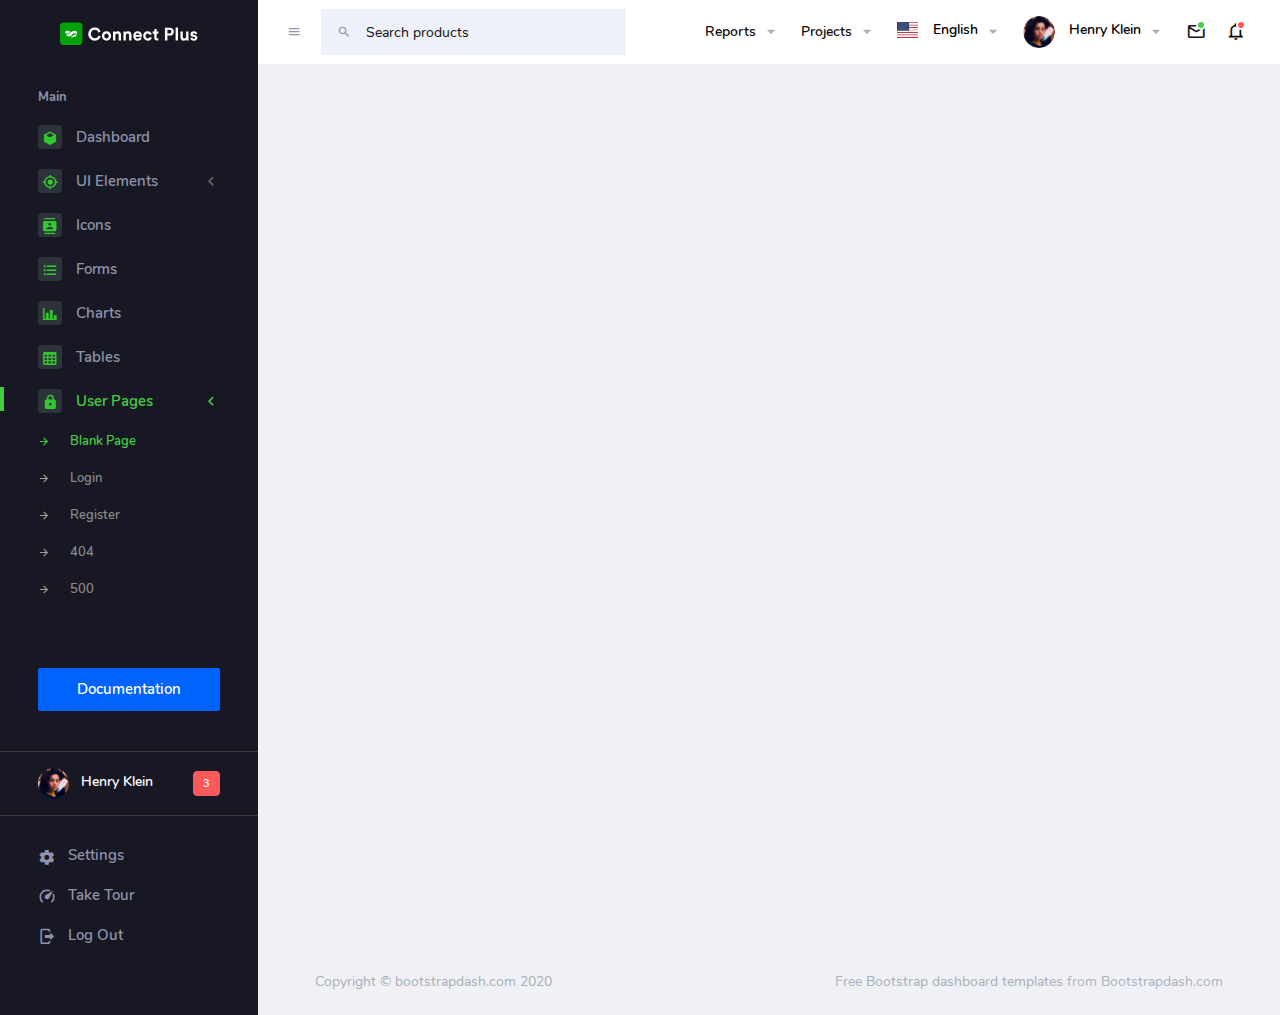
<file: connect-plus-1.0.0/pages/samples/blank-page.html>
<!DOCTYPE html>
<html lang="en">
  <head>
    <!-- Required meta tags -->
    <meta charset="utf-8">
    <meta name="viewport" content="width=device-width, initial-scale=1, shrink-to-fit=no">
    <title>Connect Plus</title>
    <!-- plugins:css -->
    <link rel="stylesheet" href="../../assets/vendors/mdi/css/materialdesignicons.min.css">
    <link rel="stylesheet" href="../../assets/vendors/flag-icon-css/css/flag-icon.min.css">
    <link rel="stylesheet" href="../../assets/vendors/css/vendor.bundle.base.css">
    <!-- endinject -->
    <!-- Plugin css for this page -->
    <!-- End plugin css for this page -->
    <!-- inject:css -->
    <!-- endinject -->
    <!-- Layout styles -->
    <link rel="stylesheet" href="../../assets/css/style.css">
    <!-- End layout styles -->
    <link rel="shortcut icon" href="../../assets/images/favicon.png" />
  </head>
  <body>
    <div class="container-scroller">
      <!-- partial:../../partials/_navbar.html -->
      <nav class="navbar default-layout-navbar col-lg-12 col-12 p-0 fixed-top d-flex flex-row">
        <div class="text-center navbar-brand-wrapper d-flex align-items-center justify-content-center">
          <a class="navbar-brand brand-logo" href="../../index.html"><img src="../../assets/images/logo.svg" alt="logo" /></a>
          <a class="navbar-brand brand-logo-mini" href="../../index.html"><img src="../../assets/images/logo-mini.svg" alt="logo" /></a>
        </div>
        <div class="navbar-menu-wrapper d-flex align-items-stretch">
          <button class="navbar-toggler navbar-toggler align-self-center" type="button" data-toggle="minimize">
            <span class="mdi mdi-menu"></span>
          </button>
          <div class="search-field d-none d-xl-block">
            <form class="d-flex align-items-center h-100" action="#">
              <div class="input-group">
                <div class="input-group-prepend bg-transparent">
                  <i class="input-group-text border-0 mdi mdi-magnify"></i>
                </div>
                <input type="text" class="form-control bg-transparent border-0" placeholder="Search products">
              </div>
            </form>
          </div>
          <ul class="navbar-nav navbar-nav-right">
            <li class="nav-item  dropdown d-none d-md-block">
              <a class="nav-link dropdown-toggle" id="reportDropdown" href="#" data-toggle="dropdown" aria-expanded="false"> Reports </a>
              <div class="dropdown-menu navbar-dropdown" aria-labelledby="reportDropdown">
                <a class="dropdown-item" href="#">
                  <i class="mdi mdi-file-pdf mr-2"></i>PDF </a>
                <div class="dropdown-divider"></div>
                <a class="dropdown-item" href="#">
                  <i class="mdi mdi-file-excel mr-2"></i>Excel </a>
                <div class="dropdown-divider"></div>
                <a class="dropdown-item" href="#">
                  <i class="mdi mdi-file-word mr-2"></i>doc </a>
              </div>
            </li>
            <li class="nav-item  dropdown d-none d-md-block">
              <a class="nav-link dropdown-toggle" id="projectDropdown" href="#" data-toggle="dropdown" aria-expanded="false"> Projects </a>
              <div class="dropdown-menu navbar-dropdown" aria-labelledby="projectDropdown">
                <a class="dropdown-item" href="#">
                  <i class="mdi mdi-eye-outline mr-2"></i>View Project </a>
                <div class="dropdown-divider"></div>
                <a class="dropdown-item" href="#">
                  <i class="mdi mdi-pencil-outline mr-2"></i>Edit Project </a>
              </div>
            </li>
            <li class="nav-item nav-language dropdown d-none d-md-block">
              <a class="nav-link dropdown-toggle" id="languageDropdown" href="#" data-toggle="dropdown" aria-expanded="false">
                <div class="nav-language-icon">
                  <i class="flag-icon flag-icon-us" title="us" id="us"></i>
                </div>
                <div class="nav-language-text">
                  <p class="mb-1 text-black">English</p>
                </div>
              </a>
              <div class="dropdown-menu navbar-dropdown" aria-labelledby="languageDropdown">
                <a class="dropdown-item" href="#">
                  <div class="nav-language-icon mr-2">
                    <i class="flag-icon flag-icon-ae" title="ae" id="ae"></i>
                  </div>
                  <div class="nav-language-text">
                    <p class="mb-1 text-black">Arabic</p>
                  </div>
                </a>
                <div class="dropdown-divider"></div>
                <a class="dropdown-item" href="#">
                  <div class="nav-language-icon mr-2">
                    <i class="flag-icon flag-icon-gb" title="GB" id="gb"></i>
                  </div>
                  <div class="nav-language-text">
                    <p class="mb-1 text-black">English</p>
                  </div>
                </a>
              </div>
            </li>
            <li class="nav-item nav-profile dropdown">
              <a class="nav-link dropdown-toggle" id="profileDropdown" href="#" data-toggle="dropdown" aria-expanded="false">
                <div class="nav-profile-img">
                  <img src="../../assets/images/faces/face28.png" alt="image">
                </div>
                <div class="nav-profile-text">
                  <p class="mb-1 text-black">Henry Klein</p>
                </div>
              </a>
              <div class="dropdown-menu navbar-dropdown dropdown-menu-right p-0 border-0 font-size-sm" aria-labelledby="profileDropdown" data-x-placement="bottom-end">
                <div class="p-3 text-center bg-primary">
                  <img class="img-avatar img-avatar48 img-avatar-thumb" src="../../assets/images/faces/face28.png" alt="">
                </div>
                <div class="p-2">
                  <h5 class="dropdown-header text-uppercase pl-2 text-dark">User Options</h5>
                  <a class="dropdown-item py-1 d-flex align-items-center justify-content-between" href="#">
                    <span>Inbox</span>
                    <span class="p-0">
                      <span class="badge badge-primary">3</span>
                      <i class="mdi mdi-email-open-outline ml-1"></i>
                    </span>
                  </a>
                  <a class="dropdown-item py-1 d-flex align-items-center justify-content-between" href="#">
                    <span>Profile</span>
                    <span class="p-0">
                      <span class="badge badge-success">1</span>
                      <i class="mdi mdi-account-outline ml-1"></i>
                    </span>
                  </a>
                  <a class="dropdown-item py-1 d-flex align-items-center justify-content-between" href="javascript:void(0)">
                    <span>Settings</span>
                    <i class="mdi mdi-settings"></i>
                  </a>
                  <div role="separator" class="dropdown-divider"></div>
                  <h5 class="dropdown-header text-uppercase  pl-2 text-dark mt-2">Actions</h5>
                  <a class="dropdown-item py-1 d-flex align-items-center justify-content-between" href="#">
                    <span>Lock Account</span>
                    <i class="mdi mdi-lock ml-1"></i>
                  </a>
                  <a class="dropdown-item py-1 d-flex align-items-center justify-content-between" href="#">
                    <span>Log Out</span>
                    <i class="mdi mdi-logout ml-1"></i>
                  </a>
                </div>
              </div>
            </li>
            <li class="nav-item dropdown">
              <a class="nav-link count-indicator dropdown-toggle" id="messageDropdown" href="#" data-toggle="dropdown" aria-expanded="false">
                <i class="mdi mdi-email-outline"></i>
                <span class="count-symbol bg-success"></span>
              </a>
              <div class="dropdown-menu dropdown-menu-right navbar-dropdown preview-list" aria-labelledby="messageDropdown">
                <h6 class="p-3 mb-0 bg-primary text-white py-4">Messages</h6>
                <div class="dropdown-divider"></div>
                <a class="dropdown-item preview-item">
                  <div class="preview-thumbnail">
                    <img src="../../assets/images/faces/face4.jpg" alt="image" class="profile-pic">
                  </div>
                  <div class="preview-item-content d-flex align-items-start flex-column justify-content-center">
                    <h6 class="preview-subject ellipsis mb-1 font-weight-normal">Mark send you a message</h6>
                    <p class="text-gray mb-0"> 1 Minutes ago </p>
                  </div>
                </a>
                <div class="dropdown-divider"></div>
                <a class="dropdown-item preview-item">
                  <div class="preview-thumbnail">
                    <img src="../../assets/images/faces/face2.jpg" alt="image" class="profile-pic">
                  </div>
                  <div class="preview-item-content d-flex align-items-start flex-column justify-content-center">
                    <h6 class="preview-subject ellipsis mb-1 font-weight-normal">Cregh send you a message</h6>
                    <p class="text-gray mb-0"> 15 Minutes ago </p>
                  </div>
                </a>
                <div class="dropdown-divider"></div>
                <a class="dropdown-item preview-item">
                  <div class="preview-thumbnail">
                    <img src="../../assets/images/faces/face3.jpg" alt="image" class="profile-pic">
                  </div>
                  <div class="preview-item-content d-flex align-items-start flex-column justify-content-center">
                    <h6 class="preview-subject ellipsis mb-1 font-weight-normal">Profile picture updated</h6>
                    <p class="text-gray mb-0"> 18 Minutes ago </p>
                  </div>
                </a>
                <div class="dropdown-divider"></div>
                <h6 class="p-3 mb-0 text-center">4 new messages</h6>
              </div>
            </li>
            <li class="nav-item dropdown">
              <a class="nav-link count-indicator dropdown-toggle" id="notificationDropdown" href="#" data-toggle="dropdown">
                <i class="mdi mdi-bell-outline"></i>
                <span class="count-symbol bg-danger"></span>
              </a>
              <div class="dropdown-menu dropdown-menu-right navbar-dropdown preview-list" aria-labelledby="notificationDropdown">
                <h6 class="p-3 mb-0 bg-primary text-white py-4">Notifications</h6>
                <div class="dropdown-divider"></div>
                <a class="dropdown-item preview-item">
                  <div class="preview-thumbnail">
                    <div class="preview-icon bg-success">
                      <i class="mdi mdi-calendar"></i>
                    </div>
                  </div>
                  <div class="preview-item-content d-flex align-items-start flex-column justify-content-center">
                    <h6 class="preview-subject font-weight-normal mb-1">Event today</h6>
                    <p class="text-gray ellipsis mb-0"> Just a reminder that you have an event today </p>
                  </div>
                </a>
                <div class="dropdown-divider"></div>
                <a class="dropdown-item preview-item">
                  <div class="preview-thumbnail">
                    <div class="preview-icon bg-warning">
                      <i class="mdi mdi-settings"></i>
                    </div>
                  </div>
                  <div class="preview-item-content d-flex align-items-start flex-column justify-content-center">
                    <h6 class="preview-subject font-weight-normal mb-1">Settings</h6>
                    <p class="text-gray ellipsis mb-0"> Update dashboard </p>
                  </div>
                </a>
                <div class="dropdown-divider"></div>
                <a class="dropdown-item preview-item">
                  <div class="preview-thumbnail">
                    <div class="preview-icon bg-info">
                      <i class="mdi mdi-link-variant"></i>
                    </div>
                  </div>
                  <div class="preview-item-content d-flex align-items-start flex-column justify-content-center">
                    <h6 class="preview-subject font-weight-normal mb-1">Launch Admin</h6>
                    <p class="text-gray ellipsis mb-0"> New admin wow! </p>
                  </div>
                </a>
                <div class="dropdown-divider"></div>
                <h6 class="p-3 mb-0 text-center">See all notifications</h6>
              </div>
            </li>
          </ul>
          <button class="navbar-toggler navbar-toggler-right d-lg-none align-self-center" type="button" data-toggle="offcanvas">
            <span class="mdi mdi-menu"></span>
          </button>
        </div>
      </nav>
      <!-- partial -->
      <div class="container-fluid page-body-wrapper">
        <!-- partial:../../partials/_sidebar.html -->
        <nav class="sidebar sidebar-offcanvas" id="sidebar">
          <ul class="nav">
            <li class="nav-item nav-category">Main</li>
            <li class="nav-item">
              <a class="nav-link" href="../../index.html">
                <span class="icon-bg"><i class="mdi mdi-cube menu-icon"></i></span>
                <span class="menu-title">Dashboard</span>
              </a>
            </li>
            <li class="nav-item">
              <a class="nav-link" data-toggle="collapse" href="#ui-basic" aria-expanded="false" aria-controls="ui-basic">
                <span class="icon-bg"><i class="mdi mdi-crosshairs-gps menu-icon"></i></span>
                <span class="menu-title">UI Elements</span>
                <i class="menu-arrow"></i>
              </a>
              <div class="collapse" id="ui-basic">
                <ul class="nav flex-column sub-menu">
                  <li class="nav-item"> <a class="nav-link" href="../../pages/ui-features/buttons.html">Buttons</a></li>
                  <li class="nav-item"> <a class="nav-link" href="../../pages/ui-features/dropdowns.html">Dropdowns</a></li>
                  <li class="nav-item"> <a class="nav-link" href="../../pages/ui-features/typography.html">Typography</a></li>
                </ul>
              </div>
            </li>
            <li class="nav-item">
              <a class="nav-link" href="../../pages/icons/mdi.html">
                <span class="icon-bg"><i class="mdi mdi-contacts menu-icon"></i></span>
                <span class="menu-title">Icons</span>
              </a>
            </li>
            <li class="nav-item">
              <a class="nav-link" href="../../pages/forms/basic_elements.html">
                <span class="icon-bg"><i class="mdi mdi-format-list-bulleted menu-icon"></i></span>
                <span class="menu-title">Forms</span>
              </a>
            </li>
            <li class="nav-item">
              <a class="nav-link" href="../../pages/charts/chartjs.html">
                <span class="icon-bg"><i class="mdi mdi-chart-bar menu-icon"></i></span>
                <span class="menu-title">Charts</span>
              </a>
            </li>
            <li class="nav-item">
              <a class="nav-link" href="../../pages/tables/basic-table.html">
                <span class="icon-bg"><i class="mdi mdi-table-large menu-icon"></i></span>
                <span class="menu-title">Tables</span>
              </a>
            </li>
            <li class="nav-item">
              <a class="nav-link" data-toggle="collapse" href="#auth" aria-expanded="false" aria-controls="auth">
                <span class="icon-bg"><i class="mdi mdi-lock menu-icon"></i></span>
                <span class="menu-title">User Pages</span>
                <i class="menu-arrow"></i>
              </a>
              <div class="collapse" id="auth">
                <ul class="nav flex-column sub-menu">
                  <li class="nav-item"> <a class="nav-link" href="../../pages/samples/blank-page.html"> Blank Page </a></li>
                  <li class="nav-item"> <a class="nav-link" href="../../pages/samples/login.html"> Login </a></li>
                  <li class="nav-item"> <a class="nav-link" href="../../pages/samples/register.html"> Register </a></li>
                  <li class="nav-item"> <a class="nav-link" href="../../pages/samples/error-404.html"> 404 </a></li>
                  <li class="nav-item"> <a class="nav-link" href="../../pages/samples/error-500.html"> 500 </a></li>
                </ul>
              </div>
            </li>
            <li class="nav-item documentation-link">
              <a class="nav-link" href="http://www.bootstrapdash.com/demo/connect-plus-free/jquery/documentation/documentation.html" target="_blank">
                <span class="icon-bg">
                  <i class="mdi mdi-file-document-box menu-icon"></i>
                </span>
                <span class="menu-title">Documentation</span>
              </a>
            </li>
            <li class="nav-item sidebar-user-actions">
              <div class="user-details">
                <div class="d-flex justify-content-between align-items-center">
                  <div>
                    <div class="d-flex align-items-center">
                      <div class="sidebar-profile-img">
                        <img src="../../assets/images/faces/face28.png" alt="image">
                      </div>
                      <div class="sidebar-profile-text">
                        <p class="mb-1">Henry Klein</p>
                      </div>
                    </div>
                  </div>
                  <div class="badge badge-danger">3</div>
                </div>
              </div>
            </li>
            <li class="nav-item sidebar-user-actions">
              <div class="sidebar-user-menu">
                <a href="#" class="nav-link"><i class="mdi mdi-settings menu-icon"></i>
                  <span class="menu-title">Settings</span>
                </a>
              </div>
            </li>
            <li class="nav-item sidebar-user-actions">
              <div class="sidebar-user-menu">
                <a href="#" class="nav-link"><i class="mdi mdi-speedometer menu-icon"></i>
                  <span class="menu-title">Take Tour</span></a>
              </div>
            </li>
            <li class="nav-item sidebar-user-actions">
              <div class="sidebar-user-menu">
                <a href="#" class="nav-link"><i class="mdi mdi-logout menu-icon"></i>
                  <span class="menu-title">Log Out</span></a>
              </div>
            </li>
          </ul>
        </nav>
        <!-- partial -->
        <div class="main-panel">
          <div class="content-wrapper">
          </div>
          <!-- content-wrapper ends -->
          <!-- partial:../../partials/_footer.html -->
          <footer class="footer">
            <div class="footer-inner-wraper">
              <div class="d-sm-flex justify-content-center justify-content-sm-between">
                <span class="text-muted d-block text-center text-sm-left d-sm-inline-block">Copyright © bootstrapdash.com 2020</span>
                <span class="float-none float-sm-right d-block mt-1 mt-sm-0 text-center"> Free <a href="https://www.bootstrapdash.com/" target="_blank">Bootstrap dashboard templates</a> from Bootstrapdash.com</span>
              </div>
            </div>
          </footer>
          <!-- partial -->
        </div>
        <!-- main-panel ends -->
      </div>
      <!-- page-body-wrapper ends -->
    </div>
    <!-- container-scroller -->
    <!-- plugins:js -->
    <script src="../../assets/vendors/js/vendor.bundle.base.js"></script>
    <!-- endinject -->
    <!-- Plugin js for this page -->
    <!-- End plugin js for this page -->
    <!-- inject:js -->
    <script src="../../assets/js/off-canvas.js"></script>
    <script src="../../assets/js/hoverable-collapse.js"></script>
    <script src="../../assets/js/misc.js"></script>
    <!-- endinject -->
    <!-- Custom js for this page -->
    <!-- End custom js for this page -->
  </body>
</html>
</file>
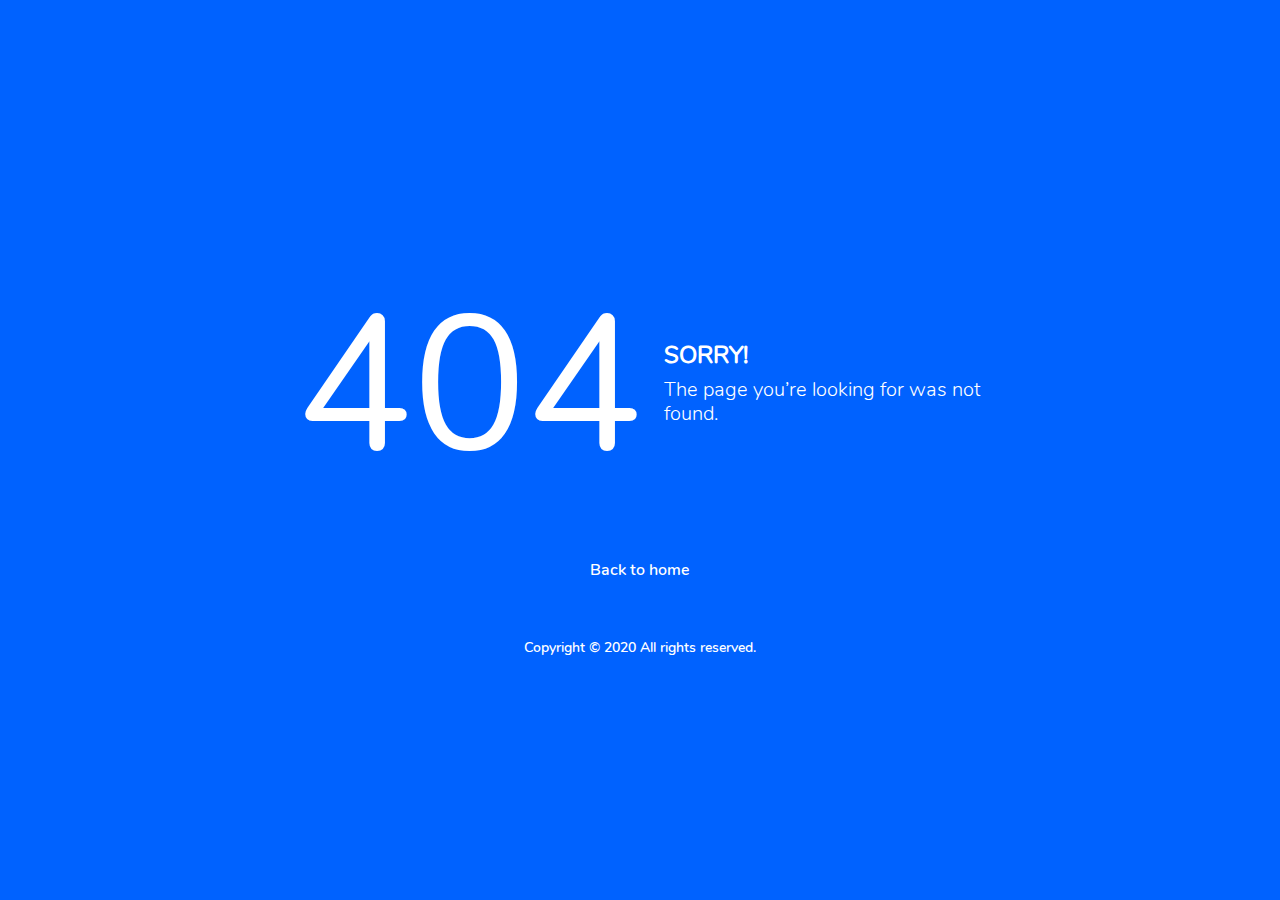
<file: connect-plus-1.0.0/pages/samples/error-404.html>
<!DOCTYPE html>
<html lang="en">
  <head>
    <!-- Required meta tags -->
    <meta charset="utf-8">
    <meta name="viewport" content="width=device-width, initial-scale=1, shrink-to-fit=no">
    <title>Connect Plus</title>
    <!-- plugins:css -->
    <link rel="stylesheet" href="../../assets/vendors/mdi/css/materialdesignicons.min.css">
    <link rel="stylesheet" href="../../assets/vendors/flag-icon-css/css/flag-icon.min.css">
    <link rel="stylesheet" href="../../assets/vendors/css/vendor.bundle.base.css">
    <!-- endinject -->
    <!-- Plugin css for this page -->
    <!-- End Plugin css for this page -->
    <!-- inject:css -->
    <!-- endinject -->
    <!-- Layout styles -->
    <link rel="stylesheet" href="../../assets/css/style.css">
    <!-- End layout styles -->
    <link rel="shortcut icon" href="../../assets/images/favicon.png" />
  </head>
  <body>
    <div class="container-scroller">
      <div class="container-fluid page-body-wrapper full-page-wrapper">
        <div class="content-wrapper d-flex align-items-center text-center error-page bg-primary">
          <div class="row flex-grow">
            <div class="col-lg-7 mx-auto text-white">
              <div class="row align-items-center d-flex flex-row">
                <div class="col-lg-6 text-lg-right pr-lg-4">
                  <h1 class="display-1 mb-0">404</h1>
                </div>
                <div class="col-lg-6 error-page-divider text-lg-left pl-lg-4">
                  <h2>SORRY!</h2>
                  <h3 class="font-weight-light">The page you’re looking for was not found.</h3>
                </div>
              </div>
              <div class="row mt-5">
                <div class="col-12 text-center mt-xl-2">
                  <a class="text-white font-weight-medium" href="../../index.html">Back to home</a>
                </div>
              </div>
              <div class="row mt-5">
                <div class="col-12 mt-xl-2">
                  <p class="text-white font-weight-medium text-center">Copyright &copy; 2020 All rights reserved.</p>
                </div>
              </div>
            </div>
          </div>
        </div>
        <!-- content-wrapper ends -->
      </div>
      <!-- page-body-wrapper ends -->
    </div>
    <!-- container-scroller -->
    <!-- plugins:js -->
    <script src="../../assets/vendors/js/vendor.bundle.base.js"></script>
    <!-- endinject -->
    <!-- Plugin js for this page -->
    <!-- End plugin js for this page -->
    <!-- inject:js -->
    <script src="../../assets/js/off-canvas.js"></script>
    <script src="../../assets/js/hoverable-collapse.js"></script>
    <script src="../../assets/js/misc.js"></script>
    <!-- endinject -->
  </body>
</html>
</file>
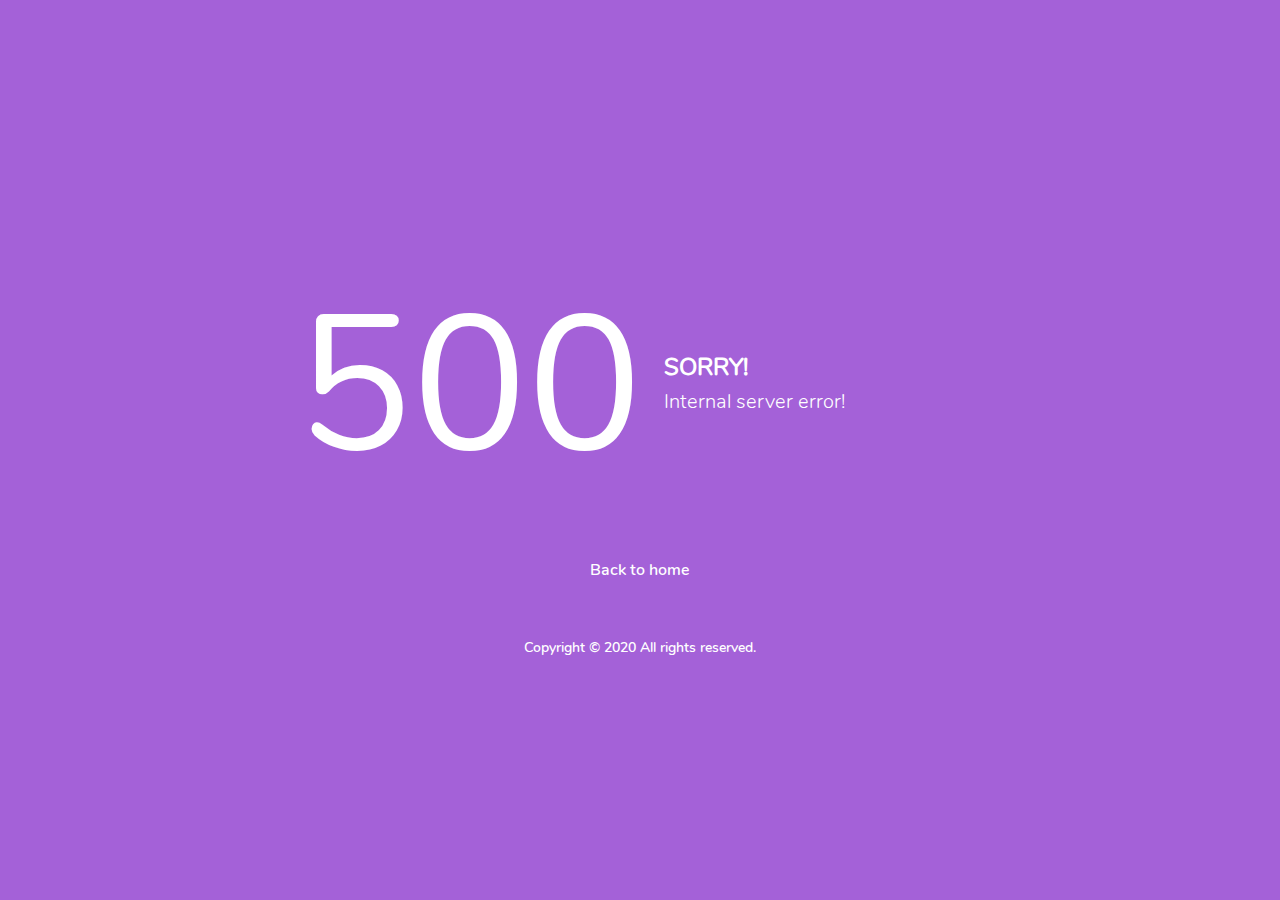
<file: connect-plus-1.0.0/pages/samples/error-500.html>
<!DOCTYPE html>
<html lang="en">
  <head>
    <!-- Required meta tags -->
    <meta charset="utf-8">
    <meta name="viewport" content="width=device-width, initial-scale=1, shrink-to-fit=no">
    <title>Connect Plus</title>
    <!-- plugins:css -->
    <link rel="stylesheet" href="../../assets/vendors/mdi/css/materialdesignicons.min.css">
    <link rel="stylesheet" href="../../assets/vendors/flag-icon-css/css/flag-icon.min.css">
    <link rel="stylesheet" href="../../assets/vendors/css/vendor.bundle.base.css">
    <!-- endinject -->
    <!-- Plugin css for this page -->
    <!-- End Plugin css for this page -->
    <!-- inject:css -->
    <!-- endinject -->
    <!-- Layout styles -->
    <link rel="stylesheet" href="../../assets/css/style.css">
    <!-- End layout styles -->
    <link rel="shortcut icon" href="../../assets/images/favicon.png" />
  </head>
  <body>
    <div class="container-scroller">
      <div class="container-fluid page-body-wrapper full-page-wrapper">
        <div class="content-wrapper d-flex align-items-center text-center error-page bg-info">
          <div class="row flex-grow">
            <div class="col-lg-7 mx-auto text-white">
              <div class="row align-items-center d-flex flex-row">
                <div class="col-lg-6 text-lg-right pr-lg-4">
                  <h1 class="display-1 mb-0">500</h1>
                </div>
                <div class="col-lg-6 error-page-divider text-lg-left pl-lg-4">
                  <h2>SORRY!</h2>
                  <h3 class="font-weight-light">Internal server error!</h3>
                </div>
              </div>
              <div class="row mt-5">
                <div class="col-12 text-center mt-xl-2">
                  <a class="text-white font-weight-medium" href="../../index.html">Back to home</a>
                </div>
              </div>
              <div class="row mt-5">
                <div class="col-12 mt-xl-2">
                  <p class="text-white font-weight-medium text-center">Copyright &copy; 2020 All rights reserved.</p>
                </div>
              </div>
            </div>
          </div>
        </div>
        <!-- content-wrapper ends -->
      </div>
      <!-- page-body-wrapper ends -->
    </div>
    <!-- container-scroller -->
    <!-- plugins:js -->
    <script src="../../assets/vendors/js/vendor.bundle.base.js"></script>
    <!-- endinject -->
    <!-- Plugin js for this page -->
    <!-- End plugin js for this page -->
    <!-- inject:js -->
    <script src="../../assets/js/off-canvas.js"></script>
    <script src="../../assets/js/hoverable-collapse.js"></script>
    <script src="../../assets/js/misc.js"></script>
    <!-- endinject -->
  </body>
</html>
</file>
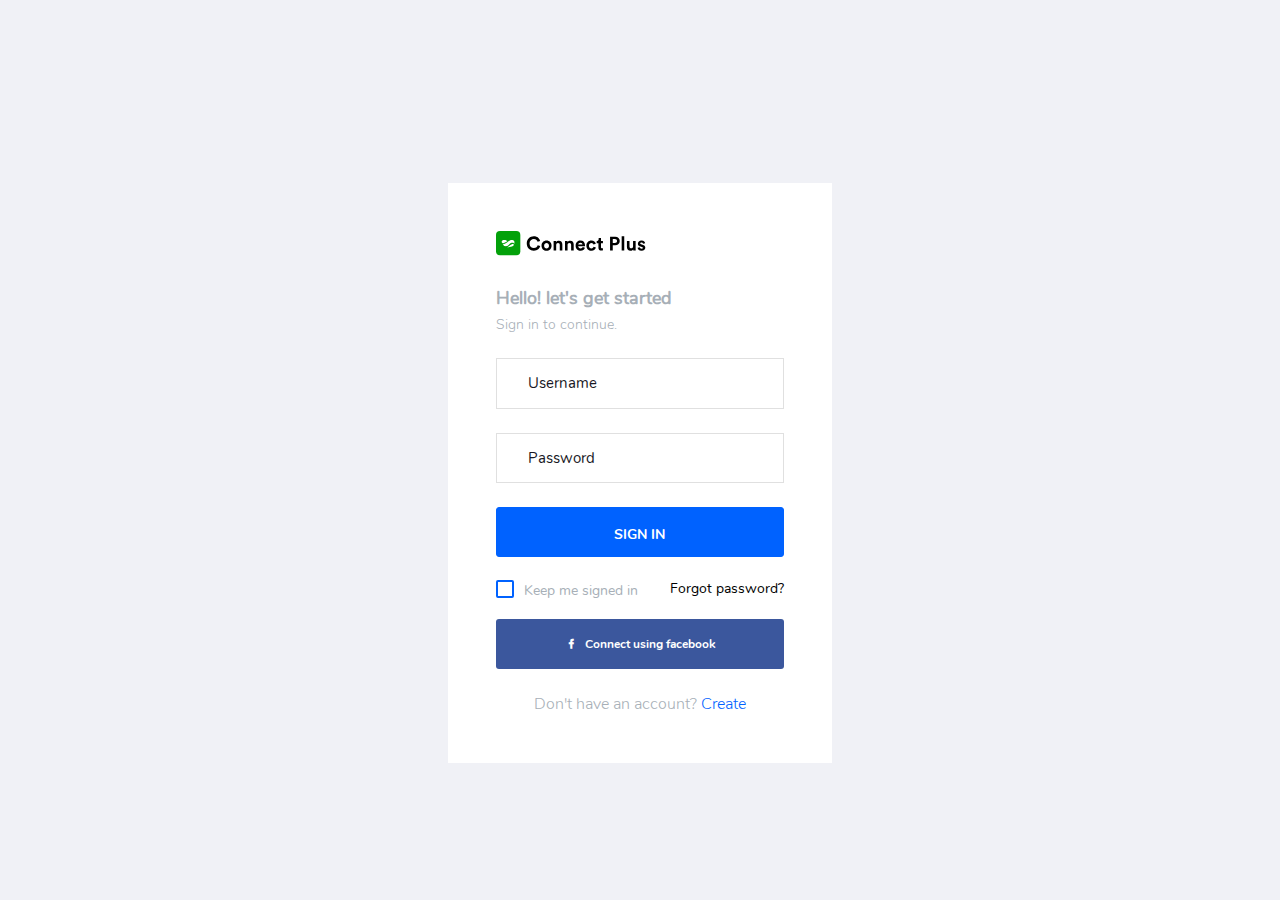
<file: connect-plus-1.0.0/pages/samples/login.html>
<!DOCTYPE html>
<html lang="en">
  <head>
    <!-- Required meta tags -->
    <meta charset="utf-8">
    <meta name="viewport" content="width=device-width, initial-scale=1, shrink-to-fit=no">
    <title>Connect Plus</title>
    <!-- plugins:css -->
    <link rel="stylesheet" href="../../assets/vendors/mdi/css/materialdesignicons.min.css">
    <link rel="stylesheet" href="../../assets/vendors/flag-icon-css/css/flag-icon.min.css">
    <link rel="stylesheet" href="../../assets/vendors/css/vendor.bundle.base.css">
    <!-- endinject -->
    <!-- Plugin css for this page -->
    <!-- End plugin css for this page -->
    <!-- inject:css -->
    <!-- endinject -->
    <!-- Layout styles -->
    <link rel="stylesheet" href="../../assets/css/style.css">
    <!-- End layout styles -->
    <link rel="shortcut icon" href="../../assets/images/favicon.png" />
  </head>
  <body>
    <div class="container-scroller">
      <div class="container-fluid page-body-wrapper full-page-wrapper">
        <div class="content-wrapper d-flex align-items-center auth">
          <div class="row flex-grow">
            <div class="col-lg-4 mx-auto">
              <div class="auth-form-light text-left p-5">
                <div class="brand-logo">
                  <img src="../../assets/images/logo-dark.svg">
                </div>
                <h4>Hello! let's get started</h4>
                <h6 class="font-weight-light">Sign in to continue.</h6>
                <form class="pt-3">
                  <div class="form-group">
                    <input type="email" class="form-control form-control-lg" id="exampleInputEmail1" placeholder="Username">
                  </div>
                  <div class="form-group">
                    <input type="password" class="form-control form-control-lg" id="exampleInputPassword1" placeholder="Password">
                  </div>
                  <div class="mt-3">
                    <a class="btn btn-block btn-primary btn-lg font-weight-medium auth-form-btn" href="../../index.html">SIGN IN</a>
                  </div>
                  <div class="my-2 d-flex justify-content-between align-items-center">
                    <div class="form-check">
                      <label class="form-check-label text-muted">
                        <input type="checkbox" class="form-check-input"> Keep me signed in </label>
                    </div>
                    <a href="#" class="auth-link text-black">Forgot password?</a>
                  </div>
                  <div class="mb-2">
                    <button type="button" class="btn btn-block btn-facebook auth-form-btn">
                      <i class="mdi mdi-facebook mr-2"></i>Connect using facebook </button>
                  </div>
                  <div class="text-center mt-4 font-weight-light"> Don't have an account? <a href="register.html" class="text-primary">Create</a>
                  </div>
                </form>
              </div>
            </div>
          </div>
        </div>
        <!-- content-wrapper ends -->
      </div>
      <!-- page-body-wrapper ends -->
    </div>
    <!-- container-scroller -->
    <!-- plugins:js -->
    <script src="../../assets/vendors/js/vendor.bundle.base.js"></script>
    <!-- endinject -->
    <!-- Plugin js for this page -->
    <!-- End plugin js for this page -->
    <!-- inject:js -->
    <script src="../../assets/js/off-canvas.js"></script>
    <script src="../../assets/js/hoverable-collapse.js"></script>
    <script src="../../assets/js/misc.js"></script>
    <!-- endinject -->
  </body>
</html>
</file>
<file: connect-plus-1.0.0/assets/vendors/css/vendor.bundle.base.css>
/*
 * Container style
 */
.ps {
  overflow: hidden !important;
  overflow-anchor: none;
  -ms-overflow-style: none;
  touch-action: auto;
  -ms-touch-action: auto;
}

/*
 * Scrollbar rail styles
 */
.ps__rail-x {
  display: none;
  opacity: 0;
  transition: background-color .2s linear, opacity .2s linear;
  -webkit-transition: background-color .2s linear, opacity .2s linear;
  height: 15px;
  /* there must be 'bottom' or 'top' for ps__rail-x */
  bottom: 0px;
  /* please don't change 'position' */
  position: absolute;
}

.ps__rail-y {
  display: none;
  opacity: 0;
  transition: background-color .2s linear, opacity .2s linear;
  -webkit-transition: background-color .2s linear, opacity .2s linear;
  width: 15px;
  /* there must be 'right' or 'left' for ps__rail-y */
  right: 0;
  /* please don't change 'position' */
  position: absolute;
}

.ps--active-x > .ps__rail-x,
.ps--active-y > .ps__rail-y {
  display: block;
  background-color: transparent;
}

.ps:hover > .ps__rail-x,
.ps:hover > .ps__rail-y,
.ps--focus > .ps__rail-x,
.ps--focus > .ps__rail-y,
.ps--scrolling-x > .ps__rail-x,
.ps--scrolling-y > .ps__rail-y {
  opacity: 0.6;
}

.ps .ps__rail-x:hover,
.ps .ps__rail-y:hover,
.ps .ps__rail-x:focus,
.ps .ps__rail-y:focus,
.ps .ps__rail-x.ps--clicking,
.ps .ps__rail-y.ps--clicking {
  background-color: #eee;
  opacity: 0.9;
}

/*
 * Scrollbar thumb styles
 */
.ps__thumb-x {
  background-color: #aaa;
  border-radius: 6px;
  transition: background-color .2s linear, height .2s ease-in-out;
  -webkit-transition: background-color .2s linear, height .2s ease-in-out;
  height: 6px;
  /* there must be 'bottom' for ps__thumb-x */
  bottom: 2px;
  /* please don't change 'position' */
  position: absolute;
}

.ps__thumb-y {
  background-color: #aaa;
  border-radius: 6px;
  transition: background-color .2s linear, width .2s ease-in-out;
  -webkit-transition: background-color .2s linear, width .2s ease-in-out;
  width: 6px;
  /* there must be 'right' for ps__thumb-y */
  right: 2px;
  /* please don't change 'position' */
  position: absolute;
}

.ps__rail-x:hover > .ps__thumb-x,
.ps__rail-x:focus > .ps__thumb-x,
.ps__rail-x.ps--clicking .ps__thumb-x {
  background-color: #999;
  height: 11px;
}

.ps__rail-y:hover > .ps__thumb-y,
.ps__rail-y:focus > .ps__thumb-y,
.ps__rail-y.ps--clicking .ps__thumb-y {
  background-color: #999;
  width: 11px;
}

/* MS supports */
@supports (-ms-overflow-style: none) {
  .ps {
    overflow: auto !important;
  }
}

@media screen and (-ms-high-contrast: active), (-ms-high-contrast: none) {
  .ps {
    overflow: auto !important;
  }
}
</file>
<file: assets/css/style.css>
/**
* Template Name: Bootslander
* Updated: Sep 18 2023 with Bootstrap v5.3.2
* Template URL: https://bootstrapmade.com/bootslander-free-bootstrap-landing-page-template/
* Author: BootstrapMade.com
* License: https://bootstrapmade.com/license/
*/

/*--------------------------------------------------------------
# General
--------------------------------------------------------------*/
body {
  font-family: "Open Sans", sans-serif;
  color: #444444;
}

a {
  color: #1acc8d;
  text-decoration: none;
}

a:hover {
  color: #34e5a6;
  text-decoration: none;
}

h1,
h2,
h3,
h4,
h5,
h6 {
  font-family: "Montserrat", sans-serif;
}


/*--------------------------------------------------------------
# Preloader
--------------------------------------------------------------*/
#preloader {
  position: fixed;
  top: 0;
  left: 0;
  right: 0;
  bottom: 0;
  z-index: 9999;
  overflow: hidden;
  background: #fff;
}

#preloader:before {
  content: "";
  position: fixed;
  top: calc(50% - 30px);
  left: calc(50% - 30px);
  border: 6px solid #1acc8d;
  border-top-color: #d2f9eb;
  border-radius: 50%;
  width: 60px;
  height: 60px;
  animation: animate-preloader 1s linear infinite;
}

@keyframes animate-preloader {
  0% {
    transform: rotate(0deg);
  }

  100% {
    transform: rotate(360deg);
  }
}

/*--------------------------------------------------------------
# Back to top button
--------------------------------------------------------------*/
.back-to-top {
  position: fixed;
  visibility: hidden;
  opacity: 0;
  right: 15px;
  bottom: 15px;
  z-index: 996;
  background: #1acc8d;
  width: 40px;
  height: 40px;
  border-radius: 50px;
  transition: all 0.4s;
}

.back-to-top i {
  font-size: 28px;
  color: #fff;
  line-height: 0;
}

.back-to-top:hover {
  background: #2be4a2;
  color: #fff;
}

.back-to-top.active {
  visibility: visible;
  opacity: 1;
}

/*--------------------------------------------------------------
# Disable AOS delay on mobile
--------------------------------------------------------------*/
@media screen and (max-width: 768px) {
  [data-aos-delay] {
    transition-delay: 0 !important;
  }
}

/*--------------------------------------------------------------
# Header
--------------------------------------------------------------*/
#header {
  height: 80px;
  transition: all 0.5s;
  z-index: 997;
  transition: all 0.5s;
  background: rgba(1, 4, 136, 0.9);
}

#header.header-transparent {
  background: transparent;
}

#header.header-scrolled {
  background: rgba(1, 4, 136, 0.9);
  height: 60px;
}

#header .logo h1 {
  font-size: 28px;
  margin: 0;
  padding: 0;
  line-height: 1;
  font-weight: 700;
}

#header .logo h1 a,
#header .logo h1 a:hover {
  color: #fff;
  text-decoration: none;
}

#header .logo img {
  padding: 0;
  margin: 0;
  max-height: 40px;
}

/*--------------------------------------------------------------
# Navigation Menu
--------------------------------------------------------------*/
/**
* Desktop Navigation 
*/
.navbar {
  padding: 0;
}

.navbar ul {
  margin: 0;
  padding: 0;
  display: flex;
  list-style: none;
  align-items: center;
}

.navbar li {
  position: relative;
}

.navbar a,
.navbar a:focus {
  display: flex;
  align-items: center;
  justify-content: space-between;
  padding: 10px 0 10px 30px;
  font-size: 15px;
  font-weight: 500;
  font-family: "Poppins", sans-serif;
  color: rgba(255, 255, 255, 0.7);
  white-space: nowrap;
  transition: 0.3s;
}

.navbar a i,
.navbar a:focus i {
  font-size: 12px;
  line-height: 0;
  margin-left: 5px;
}

.navbar>ul>li>a:before {
  content: "";
  position: absolute;
  width: 0;
  height: 2px;
  bottom: 3px;
  left: 30px;
  background-color: #1acc8d;
  visibility: hidden;
  width: 0px;
  transition: all 0.3s ease-in-out 0s;
}

.navbar a:hover:before,
.navbar li:hover>a:before,
.navbar .active:before {
  visibility: visible;
  width: 25px;
}

.navbar a:hover,
.navbar .active,
.navbar .active:focus,
.navbar li:hover>a {
  color: #fff;
}

.navbar .dropdown ul {
  display: block;
  position: absolute;
  left: 30px;
  top: calc(100% + 30px);
  margin: 0;
  padding: 10px 0;
  z-index: 99;
  opacity: 0;
  visibility: hidden;
  background: #fff;
  box-shadow: 0px 0px 30px rgba(127, 137, 161, 0.25);
  transition: 0.3s;
  border-radius: 4px;
}

.navbar .dropdown ul li {
  min-width: 200px;
}

.navbar .dropdown ul a {
  padding: 10px 20px;
  font-size: 14px;
  font-weight: 500;
  text-transform: none;
  color: #01036f;
}

.navbar .dropdown ul a i {
  font-size: 12px;
}

.navbar .dropdown ul a:hover,
.navbar .dropdown ul .active:hover,
.navbar .dropdown ul li:hover>a {
  color: #1acc8d;
}

.navbar .dropdown:hover>ul {
  opacity: 1;
  top: 100%;
  visibility: visible;
}

.navbar .dropdown .dropdown ul {
  top: 0;
  left: calc(100% - 30px);
  visibility: hidden;
}

.navbar .dropdown .dropdown:hover>ul {
  opacity: 1;
  top: 0;
  left: 100%;
  visibility: visible;
}

@media (max-width: 1366px) {
  .navbar .dropdown .dropdown ul {
    left: -90%;
  }

  .navbar .dropdown .dropdown:hover>ul {
    left: -100%;
  }
}

/**
* Mobile Navigation 
*/
.mobile-nav-toggle {
  color: #fff;
  font-size: 28px;
  cursor: pointer;
  display: none;
  line-height: 0;
  transition: 0.5s;
}

@media (max-width: 991px) {
  .mobile-nav-toggle {
    display: block;
  }

  .navbar ul {
    display: none;
  }
}

.navbar-mobile {
  position: fixed;
  overflow: hidden;
  top: 0;
  right: 0;
  left: 0;
  bottom: 0;
  background: rgba(1, 3, 91, 0.9);
  transition: 0.3s;
  z-index: 999;
}

.navbar-mobile .mobile-nav-toggle {
  position: absolute;
  top: 15px;
  right: 15px;
}

.navbar-mobile ul {
  display: block;
  position: absolute;
  top: 55px;
  right: 15px;
  bottom: 15px;
  left: 15px;
  padding: 10px 0;
  border-radius: 8px;
  background-color: #fff;
  overflow-y: auto;
  transition: 0.3s;
}

.navbar-mobile>ul>li>a:before {
  left: 20px;
}

.navbar-mobile a,
.navbar-mobile a:focus {
  padding: 10px 20px;
  font-size: 15px;
  color: #0205a1;
}

.navbar-mobile a:hover,
.navbar-mobile .active,
.navbar-mobile li:hover>a {
  color: #3f43fd;
}

.navbar-mobile .getstarted,
.navbar-mobile .getstarted:focus {
  margin: 15px;
}

.navbar-mobile .dropdown ul,
.navbar-mobile .dropdown .dropdown ul {
  position: static;
  display: none;
  margin: 10px 20px;
  padding: 10px 0;
  z-index: 99;
  opacity: 1;
  visibility: visible;
  background: #fff;
  box-shadow: 0px 0px 30px rgba(127, 137, 161, 0.25);
}

.navbar-mobile .dropdown ul li,
.navbar-mobile .dropdown .dropdown ul li {
  min-width: 200px;
}

.navbar-mobile .dropdown ul a,
.navbar-mobile .dropdown .dropdown ul a {
  padding: 10px 20px;
}

.navbar-mobile .dropdown ul a i,
.navbar-mobile .dropdown .dropdown ul a i {
  font-size: 12px;
}

.navbar-mobile .dropdown ul a:hover,
.navbar-mobile .dropdown ul .active:hover,
.navbar-mobile .dropdown ul li:hover>a,
.navbar-mobile .dropdown .dropdown ul a:hover,
.navbar-mobile .dropdown .dropdown ul .active:hover,
.navbar-mobile .dropdown .dropdown ul li:hover>a {
  color: #1acc8d;
}

.navbar-mobile .dropdown>.dropdown-active,
.navbar-mobile .dropdown .dropdown>.dropdown-active {
  display: block;
}

/*--------------------------------------------------------------
# Hero Section
--------------------------------------------------------------*/
#hero {
  width: 100%;
  background: url("../img/hero-bg.jpg");
  position: relative;
  padding: 120px 0 0 0;
}

#hero:before {
  content: "";
  background: rgba(2, 5, 161, 0.91);
  position: absolute;
  bottom: 0;
  top: 0;
  left: 0;
  right: 0;
}

#hero h1 {
  margin: 0 0 20px 0;
  font-size: 48px;
  font-weight: 700;
  line-height: 56px;
  color: rgba(255, 255, 255, 0.8);
}

#hero h1 span {
  color: #fff;
  border-bottom: 4px solid #1acc8d;
}

#hero h2 {
  color: rgba(255, 255, 255, 0.8);
  margin-bottom: 40px;
  font-size: 24px;
}

#hero .btn-get-started {
  font-family: "Montserrat", sans-serif;
  font-weight: 500;
  font-size: 16px;
  letter-spacing: 1px;
  display: inline-block;
  padding: 10px 30px;
  border-radius: 50px;
  transition: 0.5s;
  color: #fff;
  background: #1acc8d;
}

#hero .btn-get-started:hover {
  background: #17b57d;
}

#hero .animated {
  animation: up-down 2s ease-in-out infinite alternate-reverse both;
}

@media (min-width: 1024px) {
  #hero {
    background-attachment: fixed;
  }
}

@media (max-width: 991px) {
  #hero {
    padding-top: 80px;
  }

  #hero .animated {
    animation: none;
  }

  #hero .hero-img {
    text-align: center;
  }

  #hero .hero-img img {
    max-width: 50%;
  }

  #hero h1 {
    font-size: 28px;
    line-height: 32px;
    margin-bottom: 10px;
  }

  #hero h2 {
    font-size: 18px;
    line-height: 24px;
    margin-bottom: 30px;
  }
}

@media (max-width: 575px) {
  #hero .hero-img img {
    width: 80%;
  }
}

@keyframes up-down {
  0% {
    transform: translateY(10px);
  }

  100% {
    transform: translateY(-10px);
  }
}

.hero-waves {
  display: block;
  margin-top: 60px;
  width: 100%;
  height: 60px;
  z-index: 5;
  position: relative;
}

.wave1 use {
  animation: move-forever1 10s linear infinite;
  animation-delay: -2s;
}

.wave2 use {
  animation: move-forever2 8s linear infinite;
  animation-delay: -2s;
}

.wave3 use {
  animation: move-forever3 6s linear infinite;
  animation-delay: -2s;
}

@keyframes move-forever1 {
  0% {
    transform: translate(85px, 0%);
  }

  100% {
    transform: translate(-90px, 0%);
  }
}

@keyframes move-forever2 {
  0% {
    transform: translate(-90px, 0%);
  }

  100% {
    transform: translate(85px, 0%);
  }
}

@keyframes move-forever3 {
  0% {
    transform: translate(-90px, 0%);
  }

  100% {
    transform: translate(85px, 0%);
  }
}

/*--------------------------------------------------------------
# Sections General
--------------------------------------------------------------*/
section {
  padding: 60px 0;
  overflow: hidden;
}

.section-bg {
  background-color: #f5f5ff;
}

.section-title {
  padding-bottom: 40px;
}

.section-title h2 {
  font-size: 14px;
  font-weight: 500;
  padding: 0;
  line-height: 1px;
  margin: 0 0 5px 0;
  letter-spacing: 2px;
  text-transform: uppercase;
  color: #aaaaaa;
  font-family: "Poppins", sans-serif;
}

.section-title h2::after {
  content: "";
  width: 120px;
  height: 1px;
  display: inline-block;
  background: #1acc8d;
  margin: 4px 10px;
}

.section-title p {
  margin: 0;
  margin: 0;
  font-size: 36px;
  font-weight: 700;
  text-transform: uppercase;
  font-family: "Poppins", sans-serif;
  color: #010483;
}

/*--------------------------------------------------------------
# Breadcrumbs
--------------------------------------------------------------*/
.breadcrumbs {
  padding: 20px 0;
  background-color: #fafaff;
  min-height: 40px;
  margin-top: 80px;
}

@media (max-width: 992px) {
  .breadcrumbs {
    margin-top: 64px;
  }
}

.breadcrumbs h2 {
  font-size: 24px;
  font-weight: 400;
  margin: 0;
}

@media (max-width: 992px) {
  .breadcrumbs h2 {
    margin: 0 0 10px 0;
  }
}

.breadcrumbs ol {
  display: flex;
  flex-wrap: wrap;
  list-style: none;
  padding: 0;
  margin: 0;
  font-size: 14px;
}

.breadcrumbs ol li+li {
  padding-left: 10px;
}

.breadcrumbs ol li+li::before {
  display: inline-block;
  padding-right: 10px;
  color: #6c757d;
  content: "/";
}

@media (max-width: 768px) {
  .breadcrumbs .d-flex {
    display: block !important;
  }

  .breadcrumbs ol {
    display: block;
  }

  .breadcrumbs ol li {
    display: inline-block;
  }
}

/*--------------------------------------------------------------
# About
--------------------------------------------------------------*/
.about {
  padding: 40px 0 0 0;
}

.about .icon-boxes h3 {
  font-size: 28px;
  font-weight: 700;
  color: #010483;
  margin-bottom: 15px;
}

.about .icon-box {
  margin-top: 40px;
}

.about .icon-box .icon {
  float: left;
  display: flex;
  align-items: center;
  justify-content: center;
  width: 64px;
  height: 64px;
  border: 2px solid #7ceec6;
  border-radius: 50px;
  transition: 0.5s;
}

.about .icon-box .icon i {
  color: #1acc8d;
  font-size: 32px;
}

.about .icon-box:hover .icon {
  background: #1acc8d;
  border-color: #1acc8d;
}

.about .icon-box:hover .icon i {
  color: #fff;
}

.about .icon-box .title {
  margin-left: 85px;
  font-weight: 700;
  margin-bottom: 10px;
  font-size: 18px;
}

.about .icon-box .title a {
  color: #343a40;
  transition: 0.3s;
}

.about .icon-box .title a:hover {
  color: #1acc8d;
}

.about .icon-box .description {
  margin-left: 85px;
  line-height: 24px;
  font-size: 14px;
}

.about .video-box {
  background: url("../img/about.png") center center no-repeat;
  background-size: contain;
  min-height: 300px;
}

.about .play-btn {
  width: 94px;
  height: 94px;
  background: radial-gradient(#3f43fd 50%, rgba(63, 67, 253, 0.4) 52%);
  border-radius: 50%;
  display: block;
  position: absolute;
  left: calc(50% - 47px);
  top: calc(50% - 47px);
  overflow: hidden;
}

.about .play-btn::after {
  content: "";
  position: absolute;
  left: 50%;
  top: 50%;
  transform: translateX(-40%) translateY(-50%);
  width: 0;
  height: 0;
  border-top: 10px solid transparent;
  border-bottom: 10px solid transparent;
  border-left: 15px solid #fff;
  z-index: 100;
  transition: all 400ms cubic-bezier(0.55, 0.055, 0.675, 0.19);
}

.about .play-btn::before {
  content: "";
  position: absolute;
  width: 120px;
  height: 120px;
  animation-delay: 0s;
  animation: pulsate-btn 2s;
  animation-direction: forwards;
  animation-iteration-count: infinite;
  animation-timing-function: steps;
  opacity: 1;
  border-radius: 50%;
  border: 5px solid rgba(63, 67, 253, 0.7);
  top: -15%;
  left: -15%;
  background: rgba(198, 16, 0, 0);
}

.about .play-btn:hover::after {
  border-left: 15px solid #3f43fd;
  transform: scale(20);
}

.about .play-btn:hover::before {
  content: "";
  position: absolute;
  left: 50%;
  top: 50%;
  transform: translateX(-40%) translateY(-50%);
  width: 0;
  height: 0;
  border: none;
  border-top: 10px solid transparent;
  border-bottom: 10px solid transparent;
  border-left: 15px solid #fff;
  z-index: 200;
  animation: none;
  border-radius: 0;
}

@keyframes pulsate-btn {
  0% {
    transform: scale(0.6, 0.6);
    opacity: 1;
  }

  100% {
    transform: scale(1, 1);
    opacity: 0;
  }
}

/*--------------------------------------------------------------
# Features
--------------------------------------------------------------*/
.features .icon-box {
  display: flex;
  align-items: center;
  padding: 20px;
  background: #f5f5ff;
  transition: ease-in-out 0.3s;
}

.features .icon-box i {
  font-size: 32px;
  padding-right: 10px;
  line-height: 1;
}

.features .icon-box h3 {
  font-weight: 700;
  margin: 0;
  padding: 0;
  line-height: 1;
  font-size: 16px;
}

.features .icon-box h3 a {
  color: #010483;
  transition: ease-in-out 0.3s;
}

.features .icon-box h3 a:hover {
  color: #01036f;
}

.features .icon-box:hover {
  background: #ebebff;
}

/*--------------------------------------------------------------
# Counts
--------------------------------------------------------------*/
.counts {
  background: #f5f5ff;
  padding: 70px 0 60px;
}

.counts .count-box {
  padding: 30px 30px 25px 30px;
  width: 100%;
  position: relative;
  text-align: center;
  background: #fff;
}

.counts .count-box i {
  position: absolute;
  top: -25px;
  left: 50%;
  transform: translateX(-50%);
  font-size: 20px;
  background: #1acc8d;
  padding: 12px;
  color: #fff;
  border-radius: 50px;
  display: inline-flex;
  align-items: center;
  justify-content: center;
  line-height: 0;
  width: 48px;
  height: 48px;
}

.counts .count-box span {
  font-size: 36px;
  display: block;
  font-weight: 600;
  color: #010483;
}

.counts .count-box p {
  padding: 0;
  margin: 0;
  font-family: "Montserrat", sans-serif;
  font-size: 14px;
}

/*--------------------------------------------------------------
# Details
--------------------------------------------------------------*/
.details .content+.content {
  margin-top: 100px;
}

.details .content h3 {
  font-weight: 600;
  font-size: 26px;
  color: #010483;
}

.details .content ul {
  list-style: none;
  padding: 0;
}

.details .content ul li {
  padding-bottom: 10px;
}

.details .content ul i {
  font-size: 20px;
  padding-right: 4px;
  color: #1acc8d;
}

.details .content p:last-child {
  margin-bottom: 0;
}

/*--------------------------------------------------------------
# Gallery
--------------------------------------------------------------*/
.gallery .gallery-item {
  overflow: hidden;
  border-right: 3px solid #fff;
  border-bottom: 3px solid #fff;
}

.gallery .gallery-item img {
  transition: all ease-in-out 0.4s;
}

.gallery .gallery-item:hover img {
  transform: scale(1.1);
}

/*--------------------------------------------------------------
# Testimonials
--------------------------------------------------------------*/
.testimonials {
  padding: 80px 0;
  background: url("../img/cta-bg.jpg") no-repeat;
  background-position: center center;
  background-size: cover;
  position: relative;
}

.testimonials::before {
  content: "";
  position: absolute;
  left: 0;
  right: 0;
  top: 0;
  bottom: 0;
  background: rgba(1, 3, 111, 0.8);
}

.testimonials .section-header {
  margin-bottom: 40px;
}

.testimonials .testimonials-carousel,
.testimonials .testimonials-slider {
  overflow: hidden;
}

.testimonials .testimonial-item {
  text-align: center;
  color: #fff;
}

.testimonials .testimonial-item .testimonial-img {
  width: 100px;
  border-radius: 50%;
  border: 6px solid rgba(255, 255, 255, 0.15);
  margin: 0 auto;
}

.testimonials .testimonial-item h3 {
  font-size: 20px;
  font-weight: bold;
  margin: 10px 0 5px 0;
  color: #fff;
}

.testimonials .testimonial-item h4 {
  font-size: 14px;
  color: #ddd;
  margin: 0 0 15px 0;
}

.testimonials .testimonial-item .quote-icon-left,
.testimonials .testimonial-item .quote-icon-right {
  color: rgba(255, 255, 255, 0.4);
  font-size: 26px;
}

.testimonials .testimonial-item .quote-icon-left {
  display: inline-block;
  left: -5px;
  position: relative;
}

.testimonials .testimonial-item .quote-icon-right {
  display: inline-block;
  right: -5px;
  position: relative;
  top: 10px;
}

.testimonials .testimonial-item p {
  font-style: italic;
  margin: 0 auto 15px auto;
  color: #eee;
}

.testimonials .swiper-pagination {
  margin-top: 20px;
  position: relative;
}

.testimonials .swiper-pagination .swiper-pagination-bullet {
  width: 12px;
  height: 12px;
  opacity: 1;
  background-color: rgba(255, 255, 255, 0.4);
}

.testimonials .swiper-pagination .swiper-pagination-bullet-active {
  background-color: #1acc8d;
}

@media (min-width: 1024px) {
  .testimonials {
    background-attachment: fixed;
  }
}

@media (min-width: 992px) {
  .testimonials .testimonial-item p {
    width: 80%;
  }
}

/*--------------------------------------------------------------
# Team
--------------------------------------------------------------*/
.team {
  background: #fff;
}

.team .member {
  text-align: center;
  margin-bottom: 80px;
  position: relative;
}

.team .member .pic {
  border-radius: 4px;
  overflow: hidden;
}

.team .member img {
  transition: all ease-in-out 0.4s;
}

.team .member:hover img {
  transform: scale(1.1);
}

.team .member .member-info {
  position: absolute;
  bottom: -80px;
  left: 0px;
  right: 0px;
  background: rgba(255, 255, 255, 0.9);
  padding: 15px 0;
  border-radius: 0 0 4px 4px;
  box-shadow: 0px 2px 15px rgba(0, 0, 0, 0.1);
}

.team .member h4 {
  font-weight: 700;
  margin-bottom: 10px;
  font-size: 16px;
  color: #01036f;
  position: relative;
  padding-bottom: 10px;
}

.team .member h4::after {
  content: "";
  position: absolute;
  display: block;
  width: 50px;
  height: 1px;
  background: #0d12fc;
  bottom: 0;
  left: calc(50% - 25px);
}

.team .member span {
  font-style: italic;
  display: block;
  font-size: 13px;
  color: #01036f;
}

.team .member .social {
  margin-top: 10px;
}

.team .member .social a {
  transition: color 0.3s;
  color: #01036f;
}

.team .member .social a:hover {
  color: #1acc8d;
}

.team .member .social i {
  font-size: 16px;
  margin: 0 2px;
}

/*--------------------------------------------------------------
# Pricing
--------------------------------------------------------------*/
.pricing .box {
  padding: 20px;
  background: #fff;
  text-align: center;
  box-shadow: 0px 0px 4px rgba(0, 0, 0, 0.12);
  border-radius: 5px;
  position: relative;
  overflow: hidden;
}

.pricing h3 {
  font-weight: 400;
  margin: -20px -20px 20px -20px;
  padding: 20px 15px;
  font-size: 16px;
  font-weight: 600;
  color: #777777;
  background: #f8f8f8;
}

.pricing h4 {
  font-size: 36px;
  color: #1acc8d;
  font-weight: 600;
  font-family: "Poppins", sans-serif;
  margin-bottom: 20px;
}

.pricing h4 sup {
  font-size: 20px;
  top: -15px;
  left: -3px;
}

.pricing h4 span {
  color: #bababa;
  font-size: 16px;
  font-weight: 300;
}

.pricing ul {
  padding: 0;
  list-style: none;
  color: #444444;
  text-align: center;
  line-height: 20px;
  font-size: 14px;
}

.pricing ul li {
  padding-bottom: 16px;
}

.pricing ul i {
  color: #1acc8d;
  font-size: 18px;
  padding-right: 4px;
}

.pricing ul .na {
  color: #ccc;
  text-decoration: line-through;
}

.pricing .btn-wrap {
  margin: 20px -20px -20px -20px;
  padding: 20px 15px;
  background: #f8f8f8;
  text-align: center;
}

.pricing .btn-buy {
  background: #1acc8d;
  display: inline-block;
  padding: 8px 35px 10px 35px;
  border-radius: 50px;
  color: #fff;
  transition: none;
  font-size: 14px;
  font-weight: 400;
  font-family: "Montserrat", sans-serif;
  font-weight: 600;
  transition: 0.3s;
}

.pricing .btn-buy:hover {
  background: #149f6e;
}

.pricing .featured h3 {
  color: #fff;
  background: #1acc8d;
}

.pricing .advanced {
  width: 200px;
  position: absolute;
  top: 18px;
  right: -68px;
  transform: rotate(45deg);
  z-index: 1;
  font-size: 14px;
  padding: 1px 0 3px 0;
  background: #1acc8d;
  color: #fff;
}

/*--------------------------------------------------------------
# F.A.Q
--------------------------------------------------------------*/
.faq .faq-list {
  padding: 0;
}

.faq .faq-list ul {
  padding: 0;
  list-style: none;
}

.faq .faq-list li+li {
  margin-top: 15px;
}

.faq .faq-list li {
  padding: 20px;
  background: #fff;
  border-radius: 4px;
  position: relative;
}

.faq .faq-list a {
  display: block;
  position: relative;
  font-family: "Poppins", sans-serif;
  font-size: 16px;
  line-height: 24px;
  font-weight: 500;
  padding: 0 30px;
  outline: none;
  cursor: pointer;
}

.faq .faq-list .icon-help {
  font-size: 24px;
  position: absolute;
  right: 0;
  left: 20px;
  color: #34e5a6;
}

.faq .faq-list .icon-show,
.faq .faq-list .icon-close {
  font-size: 24px;
  position: absolute;
  right: 0;
  top: 0;
}

.faq .faq-list p {
  margin-bottom: 0;
  padding: 10px 0 0 0;
}

.faq .faq-list .icon-show {
  display: none;
}

.faq .faq-list a.collapsed {
  color: #343a40;
}

.faq .faq-list a.collapsed:hover {
  color: #1acc8d;
}

.faq .faq-list a.collapsed .icon-show {
  display: inline-block;
}

.faq .faq-list a.collapsed .icon-close {
  display: none;
}

@media (max-width: 1200px) {
  .faq .faq-list {
    padding: 0;
  }
}

/*--------------------------------------------------------------
# Contact
--------------------------------------------------------------*/
.contact .info {
  width: 100%;
  background: #fff;
}

.contact .info i {
  font-size: 20px;
  color: #3f43fd;
  float: left;
  width: 44px;
  height: 44px;
  background: #f0f0ff;
  display: flex;
  justify-content: center;
  align-items: center;
  border-radius: 50px;
  transition: all 0.3s ease-in-out;
}

.contact .info h4 {
  padding: 0 0 0 60px;
  font-size: 22px;
  font-weight: 600;
  margin-bottom: 5px;
  color: #010483;
}

.contact .info p {
  padding: 0 0 0 60px;
  margin-bottom: 0;
  font-size: 14px;
  color: #0205a1;
}

.contact .info .email,
.contact .info .phone {
  margin-top: 40px;
}

.contact .info .email:hover i,
.contact .info .address:hover i,
.contact .info .phone:hover i {
  background: #1acc8d;
  color: #fff;
}

.contact .php-email-form {
  width: 100%;
  background: #fff;
}

.contact .php-email-form .form-group {
  padding-bottom: 8px;
}

.contact .php-email-form .error-message {
  display: none;
  color: #fff;
  background: #ed3c0d;
  text-align: left;
  padding: 15px;
  font-weight: 600;
}

.contact .php-email-form .error-message br+br {
  margin-top: 25px;
}

.contact .php-email-form .sent-message {
  display: none;
  color: #fff;
  background: #18d26e;
  text-align: center;
  padding: 15px;
  font-weight: 600;
}

.contact .php-email-form .loading {
  display: none;
  background: #fff;
  text-align: center;
  padding: 15px;
}

.contact .php-email-form .loading:before {
  content: "";
  display: inline-block;
  border-radius: 50%;
  width: 24px;
  height: 24px;
  margin: 0 10px -6px 0;
  border: 3px solid #18d26e;
  border-top-color: #eee;
  animation: animate-loading 1s linear infinite;
}

.contact .php-email-form input,
.contact .php-email-form textarea {
  border-radius: 0;
  box-shadow: none;
  font-size: 14px;
}

.contact .php-email-form input {
  height: 44px;
}

.contact .php-email-form textarea {
  padding: 10px 12px;
}

.contact .php-email-form button[type=submit] {
  background: #1acc8d;
  border: 0;
  padding: 10px 30px;
  color: #fff;
  transition: 0.4s;
  border-radius: 50px;
}

.contact .php-email-form button[type=submit]:hover {
  background: #34e5a6;
}

@keyframes animate-loading {
  0% {
    transform: rotate(0deg);
  }

  100% {
    transform: rotate(360deg);
  }
}

/*--------------------------------------------------------------
# Footer
--------------------------------------------------------------*/
#footer {
  background: #010351;
  padding: 0 0 30px 0;
  color: #fff;
  font-size: 14px;
}

#footer .footer-top {
  padding: 60px 0 30px 0;
}

#footer .footer-top .footer-info {
  margin-bottom: 15px;
  background: #010246;
  color: #fff;
  border-top: 4px solid #1acc8d;
  text-align: center;
  padding: 30px 20px;
}

#footer .footer-top .footer-info h3 {
  font-size: 24px;
  margin: 0 0 20px 0;
  padding: 2px 0 2px 0;
  line-height: 1;
  font-weight: 700;
}

#footer .footer-top .footer-info p {
  font-size: 14px;
  line-height: 24px;
  margin-bottom: 0;
  font-family: "Montserrat", sans-serif;
}

#footer .footer-top .social-links a {
  font-size: 18px;
  display: inline-block;
  color: #fff;
  line-height: 1;
  padding: 8px 0;
  margin-right: 4px;
  border-radius: 50%;
  text-align: center;
  width: 36px;
  height: 36px;
  transition: 0.3s;
}

#footer .footer-top .social-links a:hover {
  background: #1acc8d;
  color: #fff;
  text-decoration: none;
}

#footer .footer-top h4 {
  font-size: 16px;
  font-weight: 600;
  color: #fff;
  position: relative;
  padding-bottom: 12px;
}

#footer .footer-top .footer-links {
  margin-bottom: 30px;
}

#footer .footer-top .footer-links ul {
  list-style: none;
  padding: 0;
  margin: 0;
}

#footer .footer-top .footer-links ul i {
  padding-right: 2px;
  color: #61ebba;
  font-size: 18px;
  line-height: 1;
}

#footer .footer-top .footer-links ul li {
  padding: 10px 0;
  display: flex;
  align-items: center;
}

#footer .footer-top .footer-links ul li:first-child {
  padding-top: 0;
}

#footer .footer-top .footer-links ul a {
  color: #fff;
  transition: 0.3s;
  display: inline-block;
  line-height: 1;
}

#footer .footer-top .footer-links ul a:hover {
  color: #4be8b0;
}

#footer .footer-top .footer-newsletter form {
  margin-top: 30px;
  background: #fff;
  padding: 6px 10px 6px 15px;
  position: relative;
  border-radius: 50px;
}

#footer .footer-top .footer-newsletter form input[type=email] {
  border: 0;
  padding: 4px;
  width: calc(100% - 110px);
}

#footer .footer-top .footer-newsletter form input[type=submit] {
  position: absolute;
  top: 0;
  right: -2px;
  bottom: 0;
  border: 0;
  background: none;
  font-size: 16px;
  padding: 0 20px;
  background: #1acc8d;
  color: #fff;
  transition: 0.3s;
  border-radius: 50px;
}

#footer .footer-top .footer-newsletter form input[type=submit]:hover {
  background: #149f6e;
}

#footer .copyright {
  border-top: 1px solid #010479;
  text-align: center;
  padding-top: 30px;
}

#footer .credits {
  padding-top: 10px;
  text-align: center;
  font-size: 13px;
  color: #fff;
}

@media (max-width: 575px) {
  #footer .footer-top .footer-info {
    margin: -20px 0 30px 0;
  }
}
</file>
<file: connect-plus-1.0.0/assets/vendors/flag-icon-css/css/flag-icon.min.css>
.flag-icon-background{background-size:contain;background-position:50%;background-repeat:no-repeat}.flag-icon{background-size:contain;background-position:50%;background-repeat:no-repeat;position:relative;display:inline-block;width:1.33333333em;line-height:1em}.flag-icon:before{content:'\00a0'}.flag-icon.flag-icon-squared{width:1em}.flag-icon-ad{background-image:url(../flags/4x3/ad.svg)}.flag-icon-ad.flag-icon-squared{background-image:url(../flags/1x1/ad.svg)}.flag-icon-ae{background-image:url(../flags/4x3/ae.svg)}.flag-icon-ae.flag-icon-squared{background-image:url(../flags/1x1/ae.svg)}.flag-icon-af{background-image:url(../flags/4x3/af.svg)}.flag-icon-af.flag-icon-squared{background-image:url(../flags/1x1/af.svg)}.flag-icon-ag{background-image:url(../flags/4x3/ag.svg)}.flag-icon-ag.flag-icon-squared{background-image:url(../flags/1x1/ag.svg)}.flag-icon-ai{background-image:url(../flags/4x3/ai.svg)}.flag-icon-ai.flag-icon-squared{background-image:url(../flags/1x1/ai.svg)}.flag-icon-al{background-image:url(../flags/4x3/al.svg)}.flag-icon-al.flag-icon-squared{background-image:url(../flags/1x1/al.svg)}.flag-icon-am{background-image:url(../flags/4x3/am.svg)}.flag-icon-am.flag-icon-squared{background-image:url(../flags/1x1/am.svg)}.flag-icon-ao{background-image:url(../flags/4x3/ao.svg)}.flag-icon-ao.flag-icon-squared{background-image:url(../flags/1x1/ao.svg)}.flag-icon-aq{background-image:url(../flags/4x3/aq.svg)}.flag-icon-aq.flag-icon-squared{background-image:url(../flags/1x1/aq.svg)}.flag-icon-ar{background-image:url(../flags/4x3/ar.svg)}.flag-icon-ar.flag-icon-squared{background-image:url(../flags/1x1/ar.svg)}.flag-icon-as{background-image:url(../flags/4x3/as.svg)}.flag-icon-as.flag-icon-squared{background-image:url(../flags/1x1/as.svg)}.flag-icon-at{background-image:url(../flags/4x3/at.svg)}.flag-icon-at.flag-icon-squared{background-image:url(../flags/1x1/at.svg)}.flag-icon-au{background-image:url(../flags/4x3/au.svg)}.flag-icon-au.flag-icon-squared{background-image:url(../flags/1x1/au.svg)}.flag-icon-aw{background-image:url(../flags/4x3/aw.svg)}.flag-icon-aw.flag-icon-squared{background-image:url(../flags/1x1/aw.svg)}.flag-icon-ax{background-image:url(../flags/4x3/ax.svg)}.flag-icon-ax.flag-icon-squared{background-image:url(../flags/1x1/ax.svg)}.flag-icon-az{background-image:url(../flags/4x3/az.svg)}.flag-icon-az.flag-icon-squared{background-image:url(../flags/1x1/az.svg)}.flag-icon-ba{background-image:url(../flags/4x3/ba.svg)}.flag-icon-ba.flag-icon-squared{background-image:url(../flags/1x1/ba.svg)}.flag-icon-bb{background-image:url(../flags/4x3/bb.svg)}.flag-icon-bb.flag-icon-squared{background-image:url(../flags/1x1/bb.svg)}.flag-icon-bd{background-image:url(../flags/4x3/bd.svg)}.flag-icon-bd.flag-icon-squared{background-image:url(../flags/1x1/bd.svg)}.flag-icon-be{background-image:url(../flags/4x3/be.svg)}.flag-icon-be.flag-icon-squared{background-image:url(../flags/1x1/be.svg)}.flag-icon-bf{background-image:url(../flags/4x3/bf.svg)}.flag-icon-bf.flag-icon-squared{background-image:url(../flags/1x1/bf.svg)}.flag-icon-bg{background-image:url(../flags/4x3/bg.svg)}.flag-icon-bg.flag-icon-squared{background-image:url(../flags/1x1/bg.svg)}.flag-icon-bh{background-image:url(../flags/4x3/bh.svg)}.flag-icon-bh.flag-icon-squared{background-image:url(../flags/1x1/bh.svg)}.flag-icon-bi{background-image:url(../flags/4x3/bi.svg)}.flag-icon-bi.flag-icon-squared{background-image:url(../flags/1x1/bi.svg)}.flag-icon-bj{background-image:url(../flags/4x3/bj.svg)}.flag-icon-bj.flag-icon-squared{background-image:url(../flags/1x1/bj.svg)}.flag-icon-bl{background-image:url(../flags/4x3/bl.svg)}.flag-icon-bl.flag-icon-squared{background-image:url(../flags/1x1/bl.svg)}.flag-icon-bm{background-image:url(../flags/4x3/bm.svg)}.flag-icon-bm.flag-icon-squared{background-image:url(../flags/1x1/bm.svg)}.flag-icon-bn{background-image:url(../flags/4x3/bn.svg)}.flag-icon-bn.flag-icon-squared{background-image:url(../flags/1x1/bn.svg)}.flag-icon-bo{background-image:url(../flags/4x3/bo.svg)}.flag-icon-bo.flag-icon-squared{background-image:url(../flags/1x1/bo.svg)}.flag-icon-bq{background-image:url(../flags/4x3/bq.svg)}.flag-icon-bq.flag-icon-squared{background-image:url(../flags/1x1/bq.svg)}.flag-icon-br{background-image:url(../flags/4x3/br.svg)}.flag-icon-br.flag-icon-squared{background-image:url(../flags/1x1/br.svg)}.flag-icon-bs{background-image:url(../flags/4x3/bs.svg)}.flag-icon-bs.flag-icon-squared{background-image:url(../flags/1x1/bs.svg)}.flag-icon-bt{background-image:url(../flags/4x3/bt.svg)}.flag-icon-bt.flag-icon-squared{background-image:url(../flags/1x1/bt.svg)}.flag-icon-bv{background-image:url(../flags/4x3/bv.svg)}.flag-icon-bv.flag-icon-squared{background-image:url(../flags/1x1/bv.svg)}.flag-icon-bw{background-image:url(../flags/4x3/bw.svg)}.flag-icon-bw.flag-icon-squared{background-image:url(../flags/1x1/bw.svg)}.flag-icon-by{background-image:url(../flags/4x3/by.svg)}.flag-icon-by.flag-icon-squared{background-image:url(../flags/1x1/by.svg)}.flag-icon-bz{background-image:url(../flags/4x3/bz.svg)}.flag-icon-bz.flag-icon-squared{background-image:url(../flags/1x1/bz.svg)}.flag-icon-ca{background-image:url(../flags/4x3/ca.svg)}.flag-icon-ca.flag-icon-squared{background-image:url(../flags/1x1/ca.svg)}.flag-icon-cc{background-image:url(../flags/4x3/cc.svg)}.flag-icon-cc.flag-icon-squared{background-image:url(../flags/1x1/cc.svg)}.flag-icon-cd{background-image:url(../flags/4x3/cd.svg)}.flag-icon-cd.flag-icon-squared{background-image:url(../flags/1x1/cd.svg)}.flag-icon-cf{background-image:url(../flags/4x3/cf.svg)}.flag-icon-cf.flag-icon-squared{background-image:url(../flags/1x1/cf.svg)}.flag-icon-cg{background-image:url(../flags/4x3/cg.svg)}.flag-icon-cg.flag-icon-squared{background-image:url(../flags/1x1/cg.svg)}.flag-icon-ch{background-image:url(../flags/4x3/ch.svg)}.flag-icon-ch.flag-icon-squared{background-image:url(../flags/1x1/ch.svg)}.flag-icon-ci{background-image:url(../flags/4x3/ci.svg)}.flag-icon-ci.flag-icon-squared{background-image:url(../flags/1x1/ci.svg)}.flag-icon-ck{background-image:url(../flags/4x3/ck.svg)}.flag-icon-ck.flag-icon-squared{background-image:url(../flags/1x1/ck.svg)}.flag-icon-cl{background-image:url(../flags/4x3/cl.svg)}.flag-icon-cl.flag-icon-squared{background-image:url(../flags/1x1/cl.svg)}.flag-icon-cm{background-image:url(../flags/4x3/cm.svg)}.flag-icon-cm.flag-icon-squared{background-image:url(../flags/1x1/cm.svg)}.flag-icon-cn{background-image:url(../flags/4x3/cn.svg)}.flag-icon-cn.flag-icon-squared{background-image:url(../flags/1x1/cn.svg)}.flag-icon-co{background-image:url(../flags/4x3/co.svg)}.flag-icon-co.flag-icon-squared{background-image:url(../flags/1x1/co.svg)}.flag-icon-cr{background-image:url(../flags/4x3/cr.svg)}.flag-icon-cr.flag-icon-squared{background-image:url(../flags/1x1/cr.svg)}.flag-icon-cu{background-image:url(../flags/4x3/cu.svg)}.flag-icon-cu.flag-icon-squared{background-image:url(../flags/1x1/cu.svg)}.flag-icon-cv{background-image:url(../flags/4x3/cv.svg)}.flag-icon-cv.flag-icon-squared{background-image:url(../flags/1x1/cv.svg)}.flag-icon-cw{background-image:url(../flags/4x3/cw.svg)}.flag-icon-cw.flag-icon-squared{background-image:url(../flags/1x1/cw.svg)}.flag-icon-cx{background-image:url(../flags/4x3/cx.svg)}.flag-icon-cx.flag-icon-squared{background-image:url(../flags/1x1/cx.svg)}.flag-icon-cy{background-image:url(../flags/4x3/cy.svg)}.flag-icon-cy.flag-icon-squared{background-image:url(../flags/1x1/cy.svg)}.flag-icon-cz{background-image:url(../flags/4x3/cz.svg)}.flag-icon-cz.flag-icon-squared{background-image:url(../flags/1x1/cz.svg)}.flag-icon-de{background-image:url(../flags/4x3/de.svg)}.flag-icon-de.flag-icon-squared{background-image:url(../flags/1x1/de.svg)}.flag-icon-dj{background-image:url(../flags/4x3/dj.svg)}.flag-icon-dj.flag-icon-squared{background-image:url(../flags/1x1/dj.svg)}.flag-icon-dk{background-image:url(../flags/4x3/dk.svg)}.flag-icon-dk.flag-icon-squared{background-image:url(../flags/1x1/dk.svg)}.flag-icon-dm{background-image:url(../flags/4x3/dm.svg)}.flag-icon-dm.flag-icon-squared{background-image:url(../flags/1x1/dm.svg)}.flag-icon-do{background-image:url(../flags/4x3/do.svg)}.flag-icon-do.flag-icon-squared{background-image:url(../flags/1x1/do.svg)}.flag-icon-dz{background-image:url(../flags/4x3/dz.svg)}.flag-icon-dz.flag-icon-squared{background-image:url(../flags/1x1/dz.svg)}.flag-icon-ec{background-image:url(../flags/4x3/ec.svg)}.flag-icon-ec.flag-icon-squared{background-image:url(../flags/1x1/ec.svg)}.flag-icon-ee{background-image:url(../flags/4x3/ee.svg)}.flag-icon-ee.flag-icon-squared{background-image:url(../flags/1x1/ee.svg)}.flag-icon-eg{background-image:url(../flags/4x3/eg.svg)}.flag-icon-eg.flag-icon-squared{background-image:url(../flags/1x1/eg.svg)}.flag-icon-eh{background-image:url(../flags/4x3/eh.svg)}.flag-icon-eh.flag-icon-squared{background-image:url(../flags/1x1/eh.svg)}.flag-icon-er{background-image:url(../flags/4x3/er.svg)}.flag-icon-er.flag-icon-squared{background-image:url(../flags/1x1/er.svg)}.flag-icon-es{background-image:url(../flags/4x3/es.svg)}.flag-icon-es.flag-icon-squared{background-image:url(../flags/1x1/es.svg)}.flag-icon-et{background-image:url(../flags/4x3/et.svg)}.flag-icon-et.flag-icon-squared{background-image:url(../flags/1x1/et.svg)}.flag-icon-fi{background-image:url(../flags/4x3/fi.svg)}.flag-icon-fi.flag-icon-squared{background-image:url(../flags/1x1/fi.svg)}.flag-icon-fj{background-image:url(../flags/4x3/fj.svg)}.flag-icon-fj.flag-icon-squared{background-image:url(../flags/1x1/fj.svg)}.flag-icon-fk{background-image:url(../flags/4x3/fk.svg)}.flag-icon-fk.flag-icon-squared{background-image:url(../flags/1x1/fk.svg)}.flag-icon-fm{background-image:url(../flags/4x3/fm.svg)}.flag-icon-fm.flag-icon-squared{background-image:url(../flags/1x1/fm.svg)}.flag-icon-fo{background-image:url(../flags/4x3/fo.svg)}.flag-icon-fo.flag-icon-squared{background-image:url(../flags/1x1/fo.svg)}.flag-icon-fr{background-image:url(../flags/4x3/fr.svg)}.flag-icon-fr.flag-icon-squared{background-image:url(../flags/1x1/fr.svg)}.flag-icon-ga{background-image:url(../flags/4x3/ga.svg)}.flag-icon-ga.flag-icon-squared{background-image:url(../flags/1x1/ga.svg)}.flag-icon-gb{background-image:url(../flags/4x3/gb.svg)}.flag-icon-gb.flag-icon-squared{background-image:url(../flags/1x1/gb.svg)}.flag-icon-gd{background-image:url(../flags/4x3/gd.svg)}.flag-icon-gd.flag-icon-squared{background-image:url(../flags/1x1/gd.svg)}.flag-icon-ge{background-image:url(../flags/4x3/ge.svg)}.flag-icon-ge.flag-icon-squared{background-image:url(../flags/1x1/ge.svg)}.flag-icon-gf{background-image:url(../flags/4x3/gf.svg)}.flag-icon-gf.flag-icon-squared{background-image:url(../flags/1x1/gf.svg)}.flag-icon-gg{background-image:url(../flags/4x3/gg.svg)}.flag-icon-gg.flag-icon-squared{background-image:url(../flags/1x1/gg.svg)}.flag-icon-gh{background-image:url(../flags/4x3/gh.svg)}.flag-icon-gh.flag-icon-squared{background-image:url(../flags/1x1/gh.svg)}.flag-icon-gi{background-image:url(../flags/4x3/gi.svg)}.flag-icon-gi.flag-icon-squared{background-image:url(../flags/1x1/gi.svg)}.flag-icon-gl{background-image:url(../flags/4x3/gl.svg)}.flag-icon-gl.flag-icon-squared{background-image:url(../flags/1x1/gl.svg)}.flag-icon-gm{background-image:url(../flags/4x3/gm.svg)}.flag-icon-gm.flag-icon-squared{background-image:url(../flags/1x1/gm.svg)}.flag-icon-gn{background-image:url(../flags/4x3/gn.svg)}.flag-icon-gn.flag-icon-squared{background-image:url(../flags/1x1/gn.svg)}.flag-icon-gp{background-image:url(../flags/4x3/gp.svg)}.flag-icon-gp.flag-icon-squared{background-image:url(../flags/1x1/gp.svg)}.flag-icon-gq{background-image:url(../flags/4x3/gq.svg)}.flag-icon-gq.flag-icon-squared{background-image:url(../flags/1x1/gq.svg)}.flag-icon-gr{background-image:url(../flags/4x3/gr.svg)}.flag-icon-gr.flag-icon-squared{background-image:url(../flags/1x1/gr.svg)}.flag-icon-gs{background-image:url(../flags/4x3/gs.svg)}.flag-icon-gs.flag-icon-squared{background-image:url(../flags/1x1/gs.svg)}.flag-icon-gt{background-image:url(../flags/4x3/gt.svg)}.flag-icon-gt.flag-icon-squared{background-image:url(../flags/1x1/gt.svg)}.flag-icon-gu{background-image:url(../flags/4x3/gu.svg)}.flag-icon-gu.flag-icon-squared{background-image:url(../flags/1x1/gu.svg)}.flag-icon-gw{background-image:url(../flags/4x3/gw.svg)}.flag-icon-gw.flag-icon-squared{background-image:url(../flags/1x1/gw.svg)}.flag-icon-gy{background-image:url(../flags/4x3/gy.svg)}.flag-icon-gy.flag-icon-squared{background-image:url(../flags/1x1/gy.svg)}.flag-icon-hk{background-image:url(../flags/4x3/hk.svg)}.flag-icon-hk.flag-icon-squared{background-image:url(../flags/1x1/hk.svg)}.flag-icon-hm{background-image:url(../flags/4x3/hm.svg)}.flag-icon-hm.flag-icon-squared{background-image:url(../flags/1x1/hm.svg)}.flag-icon-hn{background-image:url(../flags/4x3/hn.svg)}.flag-icon-hn.flag-icon-squared{background-image:url(../flags/1x1/hn.svg)}.flag-icon-hr{background-image:url(../flags/4x3/hr.svg)}.flag-icon-hr.flag-icon-squared{background-image:url(../flags/1x1/hr.svg)}.flag-icon-ht{background-image:url(../flags/4x3/ht.svg)}.flag-icon-ht.flag-icon-squared{background-image:url(../flags/1x1/ht.svg)}.flag-icon-hu{background-image:url(../flags/4x3/hu.svg)}.flag-icon-hu.flag-icon-squared{background-image:url(../flags/1x1/hu.svg)}.flag-icon-id{background-image:url(../flags/4x3/id.svg)}.flag-icon-id.flag-icon-squared{background-image:url(../flags/1x1/id.svg)}.flag-icon-ie{background-image:url(../flags/4x3/ie.svg)}.flag-icon-ie.flag-icon-squared{background-image:url(../flags/1x1/ie.svg)}.flag-icon-il{background-image:url(../flags/4x3/il.svg)}.flag-icon-il.flag-icon-squared{background-image:url(../flags/1x1/il.svg)}.flag-icon-im{background-image:url(../flags/4x3/im.svg)}.flag-icon-im.flag-icon-squared{background-image:url(../flags/1x1/im.svg)}.flag-icon-in{background-image:url(../flags/4x3/in.svg)}.flag-icon-in.flag-icon-squared{background-image:url(../flags/1x1/in.svg)}.flag-icon-io{background-image:url(../flags/4x3/io.svg)}.flag-icon-io.flag-icon-squared{background-image:url(../flags/1x1/io.svg)}.flag-icon-iq{background-image:url(../flags/4x3/iq.svg)}.flag-icon-iq.flag-icon-squared{background-image:url(../flags/1x1/iq.svg)}.flag-icon-ir{background-image:url(../flags/4x3/ir.svg)}.flag-icon-ir.flag-icon-squared{background-image:url(../flags/1x1/ir.svg)}.flag-icon-is{background-image:url(../flags/4x3/is.svg)}.flag-icon-is.flag-icon-squared{background-image:url(../flags/1x1/is.svg)}.flag-icon-it{background-image:url(../flags/4x3/it.svg)}.flag-icon-it.flag-icon-squared{background-image:url(../flags/1x1/it.svg)}.flag-icon-je{background-image:url(../flags/4x3/je.svg)}.flag-icon-je.flag-icon-squared{background-image:url(../flags/1x1/je.svg)}.flag-icon-jm{background-image:url(../flags/4x3/jm.svg)}.flag-icon-jm.flag-icon-squared{background-image:url(../flags/1x1/jm.svg)}.flag-icon-jo{background-image:url(../flags/4x3/jo.svg)}.flag-icon-jo.flag-icon-squared{background-image:url(../flags/1x1/jo.svg)}.flag-icon-jp{background-image:url(../flags/4x3/jp.svg)}.flag-icon-jp.flag-icon-squared{background-image:url(../flags/1x1/jp.svg)}.flag-icon-ke{background-image:url(../flags/4x3/ke.svg)}.flag-icon-ke.flag-icon-squared{background-image:url(../flags/1x1/ke.svg)}.flag-icon-kg{background-image:url(../flags/4x3/kg.svg)}.flag-icon-kg.flag-icon-squared{background-image:url(../flags/1x1/kg.svg)}.flag-icon-kh{background-image:url(../flags/4x3/kh.svg)}.flag-icon-kh.flag-icon-squared{background-image:url(../flags/1x1/kh.svg)}.flag-icon-ki{background-image:url(../flags/4x3/ki.svg)}.flag-icon-ki.flag-icon-squared{background-image:url(../flags/1x1/ki.svg)}.flag-icon-km{background-image:url(../flags/4x3/km.svg)}.flag-icon-km.flag-icon-squared{background-image:url(../flags/1x1/km.svg)}.flag-icon-kn{background-image:url(../flags/4x3/kn.svg)}.flag-icon-kn.flag-icon-squared{background-image:url(../flags/1x1/kn.svg)}.flag-icon-kp{background-image:url(../flags/4x3/kp.svg)}.flag-icon-kp.flag-icon-squared{background-image:url(../flags/1x1/kp.svg)}.flag-icon-kr{background-image:url(../flags/4x3/kr.svg)}.flag-icon-kr.flag-icon-squared{background-image:url(../flags/1x1/kr.svg)}.flag-icon-kw{background-image:url(../flags/4x3/kw.svg)}.flag-icon-kw.flag-icon-squared{background-image:url(../flags/1x1/kw.svg)}.flag-icon-ky{background-image:url(../flags/4x3/ky.svg)}.flag-icon-ky.flag-icon-squared{background-image:url(../flags/1x1/ky.svg)}.flag-icon-kz{background-image:url(../flags/4x3/kz.svg)}.flag-icon-kz.flag-icon-squared{background-image:url(../flags/1x1/kz.svg)}.flag-icon-la{background-image:url(../flags/4x3/la.svg)}.flag-icon-la.flag-icon-squared{background-image:url(../flags/1x1/la.svg)}.flag-icon-lb{background-image:url(../flags/4x3/lb.svg)}.flag-icon-lb.flag-icon-squared{background-image:url(../flags/1x1/lb.svg)}.flag-icon-lc{background-image:url(../flags/4x3/lc.svg)}.flag-icon-lc.flag-icon-squared{background-image:url(../flags/1x1/lc.svg)}.flag-icon-li{background-image:url(../flags/4x3/li.svg)}.flag-icon-li.flag-icon-squared{background-image:url(../flags/1x1/li.svg)}.flag-icon-lk{background-image:url(../flags/4x3/lk.svg)}.flag-icon-lk.flag-icon-squared{background-image:url(../flags/1x1/lk.svg)}.flag-icon-lr{background-image:url(../flags/4x3/lr.svg)}.flag-icon-lr.flag-icon-squared{background-image:url(../flags/1x1/lr.svg)}.flag-icon-ls{background-image:url(../flags/4x3/ls.svg)}.flag-icon-ls.flag-icon-squared{background-image:url(../flags/1x1/ls.svg)}.flag-icon-lt{background-image:url(../flags/4x3/lt.svg)}.flag-icon-lt.flag-icon-squared{background-image:url(../flags/1x1/lt.svg)}.flag-icon-lu{background-image:url(../flags/4x3/lu.svg)}.flag-icon-lu.flag-icon-squared{background-image:url(../flags/1x1/lu.svg)}.flag-icon-lv{background-image:url(../flags/4x3/lv.svg)}.flag-icon-lv.flag-icon-squared{background-image:url(../flags/1x1/lv.svg)}.flag-icon-ly{background-image:url(../flags/4x3/ly.svg)}.flag-icon-ly.flag-icon-squared{background-image:url(../flags/1x1/ly.svg)}.flag-icon-ma{background-image:url(../flags/4x3/ma.svg)}.flag-icon-ma.flag-icon-squared{background-image:url(../flags/1x1/ma.svg)}.flag-icon-mc{background-image:url(../flags/4x3/mc.svg)}.flag-icon-mc.flag-icon-squared{background-image:url(../flags/1x1/mc.svg)}.flag-icon-md{background-image:url(../flags/4x3/md.svg)}.flag-icon-md.flag-icon-squared{background-image:url(../flags/1x1/md.svg)}.flag-icon-me{background-image:url(../flags/4x3/me.svg)}.flag-icon-me.flag-icon-squared{background-image:url(../flags/1x1/me.svg)}.flag-icon-mf{background-image:url(../flags/4x3/mf.svg)}.flag-icon-mf.flag-icon-squared{background-image:url(../flags/1x1/mf.svg)}.flag-icon-mg{background-image:url(../flags/4x3/mg.svg)}.flag-icon-mg.flag-icon-squared{background-image:url(../flags/1x1/mg.svg)}.flag-icon-mh{background-image:url(../flags/4x3/mh.svg)}.flag-icon-mh.flag-icon-squared{background-image:url(../flags/1x1/mh.svg)}.flag-icon-mk{background-image:url(../flags/4x3/mk.svg)}.flag-icon-mk.flag-icon-squared{background-image:url(../flags/1x1/mk.svg)}.flag-icon-ml{background-image:url(../flags/4x3/ml.svg)}.flag-icon-ml.flag-icon-squared{background-image:url(../flags/1x1/ml.svg)}.flag-icon-mm{background-image:url(../flags/4x3/mm.svg)}.flag-icon-mm.flag-icon-squared{background-image:url(../flags/1x1/mm.svg)}.flag-icon-mn{background-image:url(../flags/4x3/mn.svg)}.flag-icon-mn.flag-icon-squared{background-image:url(../flags/1x1/mn.svg)}.flag-icon-mo{background-image:url(../flags/4x3/mo.svg)}.flag-icon-mo.flag-icon-squared{background-image:url(../flags/1x1/mo.svg)}.flag-icon-mp{background-image:url(../flags/4x3/mp.svg)}.flag-icon-mp.flag-icon-squared{background-image:url(../flags/1x1/mp.svg)}.flag-icon-mq{background-image:url(../flags/4x3/mq.svg)}.flag-icon-mq.flag-icon-squared{background-image:url(../flags/1x1/mq.svg)}.flag-icon-mr{background-image:url(../flags/4x3/mr.svg)}.flag-icon-mr.flag-icon-squared{background-image:url(../flags/1x1/mr.svg)}.flag-icon-ms{background-image:url(../flags/4x3/ms.svg)}.flag-icon-ms.flag-icon-squared{background-image:url(../flags/1x1/ms.svg)}.flag-icon-mt{background-image:url(../flags/4x3/mt.svg)}.flag-icon-mt.flag-icon-squared{background-image:url(../flags/1x1/mt.svg)}.flag-icon-mu{background-image:url(../flags/4x3/mu.svg)}.flag-icon-mu.flag-icon-squared{background-image:url(../flags/1x1/mu.svg)}.flag-icon-mv{background-image:url(../flags/4x3/mv.svg)}.flag-icon-mv.flag-icon-squared{background-image:url(../flags/1x1/mv.svg)}.flag-icon-mw{background-image:url(../flags/4x3/mw.svg)}.flag-icon-mw.flag-icon-squared{background-image:url(../flags/1x1/mw.svg)}.flag-icon-mx{background-image:url(../flags/4x3/mx.svg)}.flag-icon-mx.flag-icon-squared{background-image:url(../flags/1x1/mx.svg)}.flag-icon-my{background-image:url(../flags/4x3/my.svg)}.flag-icon-my.flag-icon-squared{background-image:url(../flags/1x1/my.svg)}.flag-icon-mz{background-image:url(../flags/4x3/mz.svg)}.flag-icon-mz.flag-icon-squared{background-image:url(../flags/1x1/mz.svg)}.flag-icon-na{background-image:url(../flags/4x3/na.svg)}.flag-icon-na.flag-icon-squared{background-image:url(../flags/1x1/na.svg)}.flag-icon-nc{background-image:url(../flags/4x3/nc.svg)}.flag-icon-nc.flag-icon-squared{background-image:url(../flags/1x1/nc.svg)}.flag-icon-ne{background-image:url(../flags/4x3/ne.svg)}.flag-icon-ne.flag-icon-squared{background-image:url(../flags/1x1/ne.svg)}.flag-icon-nf{background-image:url(../flags/4x3/nf.svg)}.flag-icon-nf.flag-icon-squared{background-image:url(../flags/1x1/nf.svg)}.flag-icon-ng{background-image:url(../flags/4x3/ng.svg)}.flag-icon-ng.flag-icon-squared{background-image:url(../flags/1x1/ng.svg)}.flag-icon-ni{background-image:url(../flags/4x3/ni.svg)}.flag-icon-ni.flag-icon-squared{background-image:url(../flags/1x1/ni.svg)}.flag-icon-nl{background-image:url(../flags/4x3/nl.svg)}.flag-icon-nl.flag-icon-squared{background-image:url(../flags/1x1/nl.svg)}.flag-icon-no{background-image:url(../flags/4x3/no.svg)}.flag-icon-no.flag-icon-squared{background-image:url(../flags/1x1/no.svg)}.flag-icon-np{background-image:url(../flags/4x3/np.svg)}.flag-icon-np.flag-icon-squared{background-image:url(../flags/1x1/np.svg)}.flag-icon-nr{background-image:url(../flags/4x3/nr.svg)}.flag-icon-nr.flag-icon-squared{background-image:url(../flags/1x1/nr.svg)}.flag-icon-nu{background-image:url(../flags/4x3/nu.svg)}.flag-icon-nu.flag-icon-squared{background-image:url(../flags/1x1/nu.svg)}.flag-icon-nz{background-image:url(../flags/4x3/nz.svg)}.flag-icon-nz.flag-icon-squared{background-image:url(../flags/1x1/nz.svg)}.flag-icon-om{background-image:url(../flags/4x3/om.svg)}.flag-icon-om.flag-icon-squared{background-image:url(../flags/1x1/om.svg)}.flag-icon-pa{background-image:url(../flags/4x3/pa.svg)}.flag-icon-pa.flag-icon-squared{background-image:url(../flags/1x1/pa.svg)}.flag-icon-pe{background-image:url(../flags/4x3/pe.svg)}.flag-icon-pe.flag-icon-squared{background-image:url(../flags/1x1/pe.svg)}.flag-icon-pf{background-image:url(../flags/4x3/pf.svg)}.flag-icon-pf.flag-icon-squared{background-image:url(../flags/1x1/pf.svg)}.flag-icon-pg{background-image:url(../flags/4x3/pg.svg)}.flag-icon-pg.flag-icon-squared{background-image:url(../flags/1x1/pg.svg)}.flag-icon-ph{background-image:url(../flags/4x3/ph.svg)}.flag-icon-ph.flag-icon-squared{background-image:url(../flags/1x1/ph.svg)}.flag-icon-pk{background-image:url(../flags/4x3/pk.svg)}.flag-icon-pk.flag-icon-squared{background-image:url(../flags/1x1/pk.svg)}.flag-icon-pl{background-image:url(../flags/4x3/pl.svg)}.flag-icon-pl.flag-icon-squared{background-image:url(../flags/1x1/pl.svg)}.flag-icon-pm{background-image:url(../flags/4x3/pm.svg)}.flag-icon-pm.flag-icon-squared{background-image:url(../flags/1x1/pm.svg)}.flag-icon-pn{background-image:url(../flags/4x3/pn.svg)}.flag-icon-pn.flag-icon-squared{background-image:url(../flags/1x1/pn.svg)}.flag-icon-pr{background-image:url(../flags/4x3/pr.svg)}.flag-icon-pr.flag-icon-squared{background-image:url(../flags/1x1/pr.svg)}.flag-icon-ps{background-image:url(../flags/4x3/ps.svg)}.flag-icon-ps.flag-icon-squared{background-image:url(../flags/1x1/ps.svg)}.flag-icon-pt{background-image:url(../flags/4x3/pt.svg)}.flag-icon-pt.flag-icon-squared{background-image:url(../flags/1x1/pt.svg)}.flag-icon-pw{background-image:url(../flags/4x3/pw.svg)}.flag-icon-pw.flag-icon-squared{background-image:url(../flags/1x1/pw.svg)}.flag-icon-py{background-image:url(../flags/4x3/py.svg)}.flag-icon-py.flag-icon-squared{background-image:url(../flags/1x1/py.svg)}.flag-icon-qa{background-image:url(../flags/4x3/qa.svg)}.flag-icon-qa.flag-icon-squared{background-image:url(../flags/1x1/qa.svg)}.flag-icon-re{background-image:url(../flags/4x3/re.svg)}.flag-icon-re.flag-icon-squared{background-image:url(../flags/1x1/re.svg)}.flag-icon-ro{background-image:url(../flags/4x3/ro.svg)}.flag-icon-ro.flag-icon-squared{background-image:url(../flags/1x1/ro.svg)}.flag-icon-rs{background-image:url(../flags/4x3/rs.svg)}.flag-icon-rs.flag-icon-squared{background-image:url(../flags/1x1/rs.svg)}.flag-icon-ru{background-image:url(../flags/4x3/ru.svg)}.flag-icon-ru.flag-icon-squared{background-image:url(../flags/1x1/ru.svg)}.flag-icon-rw{background-image:url(../flags/4x3/rw.svg)}.flag-icon-rw.flag-icon-squared{background-image:url(../flags/1x1/rw.svg)}.flag-icon-sa{background-image:url(../flags/4x3/sa.svg)}.flag-icon-sa.flag-icon-squared{background-image:url(../flags/1x1/sa.svg)}.flag-icon-sb{background-image:url(../flags/4x3/sb.svg)}.flag-icon-sb.flag-icon-squared{background-image:url(../flags/1x1/sb.svg)}.flag-icon-sc{background-image:url(../flags/4x3/sc.svg)}.flag-icon-sc.flag-icon-squared{background-image:url(../flags/1x1/sc.svg)}.flag-icon-sd{background-image:url(../flags/4x3/sd.svg)}.flag-icon-sd.flag-icon-squared{background-image:url(../flags/1x1/sd.svg)}.flag-icon-se{background-image:url(../flags/4x3/se.svg)}.flag-icon-se.flag-icon-squared{background-image:url(../flags/1x1/se.svg)}.flag-icon-sg{background-image:url(../flags/4x3/sg.svg)}.flag-icon-sg.flag-icon-squared{background-image:url(../flags/1x1/sg.svg)}.flag-icon-sh{background-image:url(../flags/4x3/sh.svg)}.flag-icon-sh.flag-icon-squared{background-image:url(../flags/1x1/sh.svg)}.flag-icon-si{background-image:url(../flags/4x3/si.svg)}.flag-icon-si.flag-icon-squared{background-image:url(../flags/1x1/si.svg)}.flag-icon-sj{background-image:url(../flags/4x3/sj.svg)}.flag-icon-sj.flag-icon-squared{background-image:url(../flags/1x1/sj.svg)}.flag-icon-sk{background-image:url(../flags/4x3/sk.svg)}.flag-icon-sk.flag-icon-squared{background-image:url(../flags/1x1/sk.svg)}.flag-icon-sl{background-image:url(../flags/4x3/sl.svg)}.flag-icon-sl.flag-icon-squared{background-image:url(../flags/1x1/sl.svg)}.flag-icon-sm{background-image:url(../flags/4x3/sm.svg)}.flag-icon-sm.flag-icon-squared{background-image:url(../flags/1x1/sm.svg)}.flag-icon-sn{background-image:url(../flags/4x3/sn.svg)}.flag-icon-sn.flag-icon-squared{background-image:url(../flags/1x1/sn.svg)}.flag-icon-so{background-image:url(../flags/4x3/so.svg)}.flag-icon-so.flag-icon-squared{background-image:url(../flags/1x1/so.svg)}.flag-icon-sr{background-image:url(../flags/4x3/sr.svg)}.flag-icon-sr.flag-icon-squared{background-image:url(../flags/1x1/sr.svg)}.flag-icon-ss{background-image:url(../flags/4x3/ss.svg)}.flag-icon-ss.flag-icon-squared{background-image:url(../flags/1x1/ss.svg)}.flag-icon-st{background-image:url(../flags/4x3/st.svg)}.flag-icon-st.flag-icon-squared{background-image:url(../flags/1x1/st.svg)}.flag-icon-sv{background-image:url(../flags/4x3/sv.svg)}.flag-icon-sv.flag-icon-squared{background-image:url(../flags/1x1/sv.svg)}.flag-icon-sx{background-image:url(../flags/4x3/sx.svg)}.flag-icon-sx.flag-icon-squared{background-image:url(../flags/1x1/sx.svg)}.flag-icon-sy{background-image:url(../flags/4x3/sy.svg)}.flag-icon-sy.flag-icon-squared{background-image:url(../flags/1x1/sy.svg)}.flag-icon-sz{background-image:url(../flags/4x3/sz.svg)}.flag-icon-sz.flag-icon-squared{background-image:url(../flags/1x1/sz.svg)}.flag-icon-tc{background-image:url(../flags/4x3/tc.svg)}.flag-icon-tc.flag-icon-squared{background-image:url(../flags/1x1/tc.svg)}.flag-icon-td{background-image:url(../flags/4x3/td.svg)}.flag-icon-td.flag-icon-squared{background-image:url(../flags/1x1/td.svg)}.flag-icon-tf{background-image:url(../flags/4x3/tf.svg)}.flag-icon-tf.flag-icon-squared{background-image:url(../flags/1x1/tf.svg)}.flag-icon-tg{background-image:url(../flags/4x3/tg.svg)}.flag-icon-tg.flag-icon-squared{background-image:url(../flags/1x1/tg.svg)}.flag-icon-th{background-image:url(../flags/4x3/th.svg)}.flag-icon-th.flag-icon-squared{background-image:url(../flags/1x1/th.svg)}.flag-icon-tj{background-image:url(../flags/4x3/tj.svg)}.flag-icon-tj.flag-icon-squared{background-image:url(../flags/1x1/tj.svg)}.flag-icon-tk{background-image:url(../flags/4x3/tk.svg)}.flag-icon-tk.flag-icon-squared{background-image:url(../flags/1x1/tk.svg)}.flag-icon-tl{background-image:url(../flags/4x3/tl.svg)}.flag-icon-tl.flag-icon-squared{background-image:url(../flags/1x1/tl.svg)}.flag-icon-tm{background-image:url(../flags/4x3/tm.svg)}.flag-icon-tm.flag-icon-squared{background-image:url(../flags/1x1/tm.svg)}.flag-icon-tn{background-image:url(../flags/4x3/tn.svg)}.flag-icon-tn.flag-icon-squared{background-image:url(../flags/1x1/tn.svg)}.flag-icon-to{background-image:url(../flags/4x3/to.svg)}.flag-icon-to.flag-icon-squared{background-image:url(../flags/1x1/to.svg)}.flag-icon-tr{background-image:url(../flags/4x3/tr.svg)}.flag-icon-tr.flag-icon-squared{background-image:url(../flags/1x1/tr.svg)}.flag-icon-tt{background-image:url(../flags/4x3/tt.svg)}.flag-icon-tt.flag-icon-squared{background-image:url(../flags/1x1/tt.svg)}.flag-icon-tv{background-image:url(../flags/4x3/tv.svg)}.flag-icon-tv.flag-icon-squared{background-image:url(../flags/1x1/tv.svg)}.flag-icon-tw{background-image:url(../flags/4x3/tw.svg)}.flag-icon-tw.flag-icon-squared{background-image:url(../flags/1x1/tw.svg)}.flag-icon-tz{background-image:url(../flags/4x3/tz.svg)}.flag-icon-tz.flag-icon-squared{background-image:url(../flags/1x1/tz.svg)}.flag-icon-ua{background-image:url(../flags/4x3/ua.svg)}.flag-icon-ua.flag-icon-squared{background-image:url(../flags/1x1/ua.svg)}.flag-icon-ug{background-image:url(../flags/4x3/ug.svg)}.flag-icon-ug.flag-icon-squared{background-image:url(../flags/1x1/ug.svg)}.flag-icon-um{background-image:url(../flags/4x3/um.svg)}.flag-icon-um.flag-icon-squared{background-image:url(../flags/1x1/um.svg)}.flag-icon-us{background-image:url(../flags/4x3/us.svg)}.flag-icon-us.flag-icon-squared{background-image:url(../flags/1x1/us.svg)}.flag-icon-uy{background-image:url(../flags/4x3/uy.svg)}.flag-icon-uy.flag-icon-squared{background-image:url(../flags/1x1/uy.svg)}.flag-icon-uz{background-image:url(../flags/4x3/uz.svg)}.flag-icon-uz.flag-icon-squared{background-image:url(../flags/1x1/uz.svg)}.flag-icon-va{background-image:url(../flags/4x3/va.svg)}.flag-icon-va.flag-icon-squared{background-image:url(../flags/1x1/va.svg)}.flag-icon-vc{background-image:url(../flags/4x3/vc.svg)}.flag-icon-vc.flag-icon-squared{background-image:url(../flags/1x1/vc.svg)}.flag-icon-ve{background-image:url(../flags/4x3/ve.svg)}.flag-icon-ve.flag-icon-squared{background-image:url(../flags/1x1/ve.svg)}.flag-icon-vg{background-image:url(../flags/4x3/vg.svg)}.flag-icon-vg.flag-icon-squared{background-image:url(../flags/1x1/vg.svg)}.flag-icon-vi{background-image:url(../flags/4x3/vi.svg)}.flag-icon-vi.flag-icon-squared{background-image:url(../flags/1x1/vi.svg)}.flag-icon-vn{background-image:url(../flags/4x3/vn.svg)}.flag-icon-vn.flag-icon-squared{background-image:url(../flags/1x1/vn.svg)}.flag-icon-vu{background-image:url(../flags/4x3/vu.svg)}.flag-icon-vu.flag-icon-squared{background-image:url(../flags/1x1/vu.svg)}.flag-icon-wf{background-image:url(../flags/4x3/wf.svg)}.flag-icon-wf.flag-icon-squared{background-image:url(../flags/1x1/wf.svg)}.flag-icon-ws{background-image:url(../flags/4x3/ws.svg)}.flag-icon-ws.flag-icon-squared{background-image:url(../flags/1x1/ws.svg)}.flag-icon-ye{background-image:url(../flags/4x3/ye.svg)}.flag-icon-ye.flag-icon-squared{background-image:url(../flags/1x1/ye.svg)}.flag-icon-yt{background-image:url(../flags/4x3/yt.svg)}.flag-icon-yt.flag-icon-squared{background-image:url(../flags/1x1/yt.svg)}.flag-icon-za{background-image:url(../flags/4x3/za.svg)}.flag-icon-za.flag-icon-squared{background-image:url(../flags/1x1/za.svg)}.flag-icon-zm{background-image:url(../flags/4x3/zm.svg)}.flag-icon-zm.flag-icon-squared{background-image:url(../flags/1x1/zm.svg)}.flag-icon-zw{background-image:url(../flags/4x3/zw.svg)}.flag-icon-zw.flag-icon-squared{background-image:url(../flags/1x1/zw.svg)}.flag-icon-es-ca{background-image:url(../flags/4x3/es-ca.svg)}.flag-icon-es-ca.flag-icon-squared{background-image:url(../flags/1x1/es-ca.svg)}.flag-icon-eu{background-image:url(../flags/4x3/eu.svg)}.flag-icon-eu.flag-icon-squared{background-image:url(../flags/1x1/eu.svg)}.flag-icon-gb-eng{background-image:url(../flags/4x3/gb-eng.svg)}.flag-icon-gb-eng.flag-icon-squared{background-image:url(../flags/1x1/gb-eng.svg)}.flag-icon-gb-nir{background-image:url(../flags/4x3/gb-nir.svg)}.flag-icon-gb-nir.flag-icon-squared{background-image:url(../flags/1x1/gb-nir.svg)}.flag-icon-gb-sct{background-image:url(../flags/4x3/gb-sct.svg)}.flag-icon-gb-sct.flag-icon-squared{background-image:url(../flags/1x1/gb-sct.svg)}.flag-icon-gb-wls{background-image:url(../flags/4x3/gb-wls.svg)}.flag-icon-gb-wls.flag-icon-squared{background-image:url(../flags/1x1/gb-wls.svg)}.flag-icon-un{background-image:url(../flags/4x3/un.svg)}.flag-icon-un.flag-icon-squared{background-image:url(../flags/1x1/un.svg)}.flag-icon-xk{background-image:url(../flags/4x3/xk.svg)}.flag-icon-xk.flag-icon-squared{background-image:url(../flags/1x1/xk.svg)}
</file>
